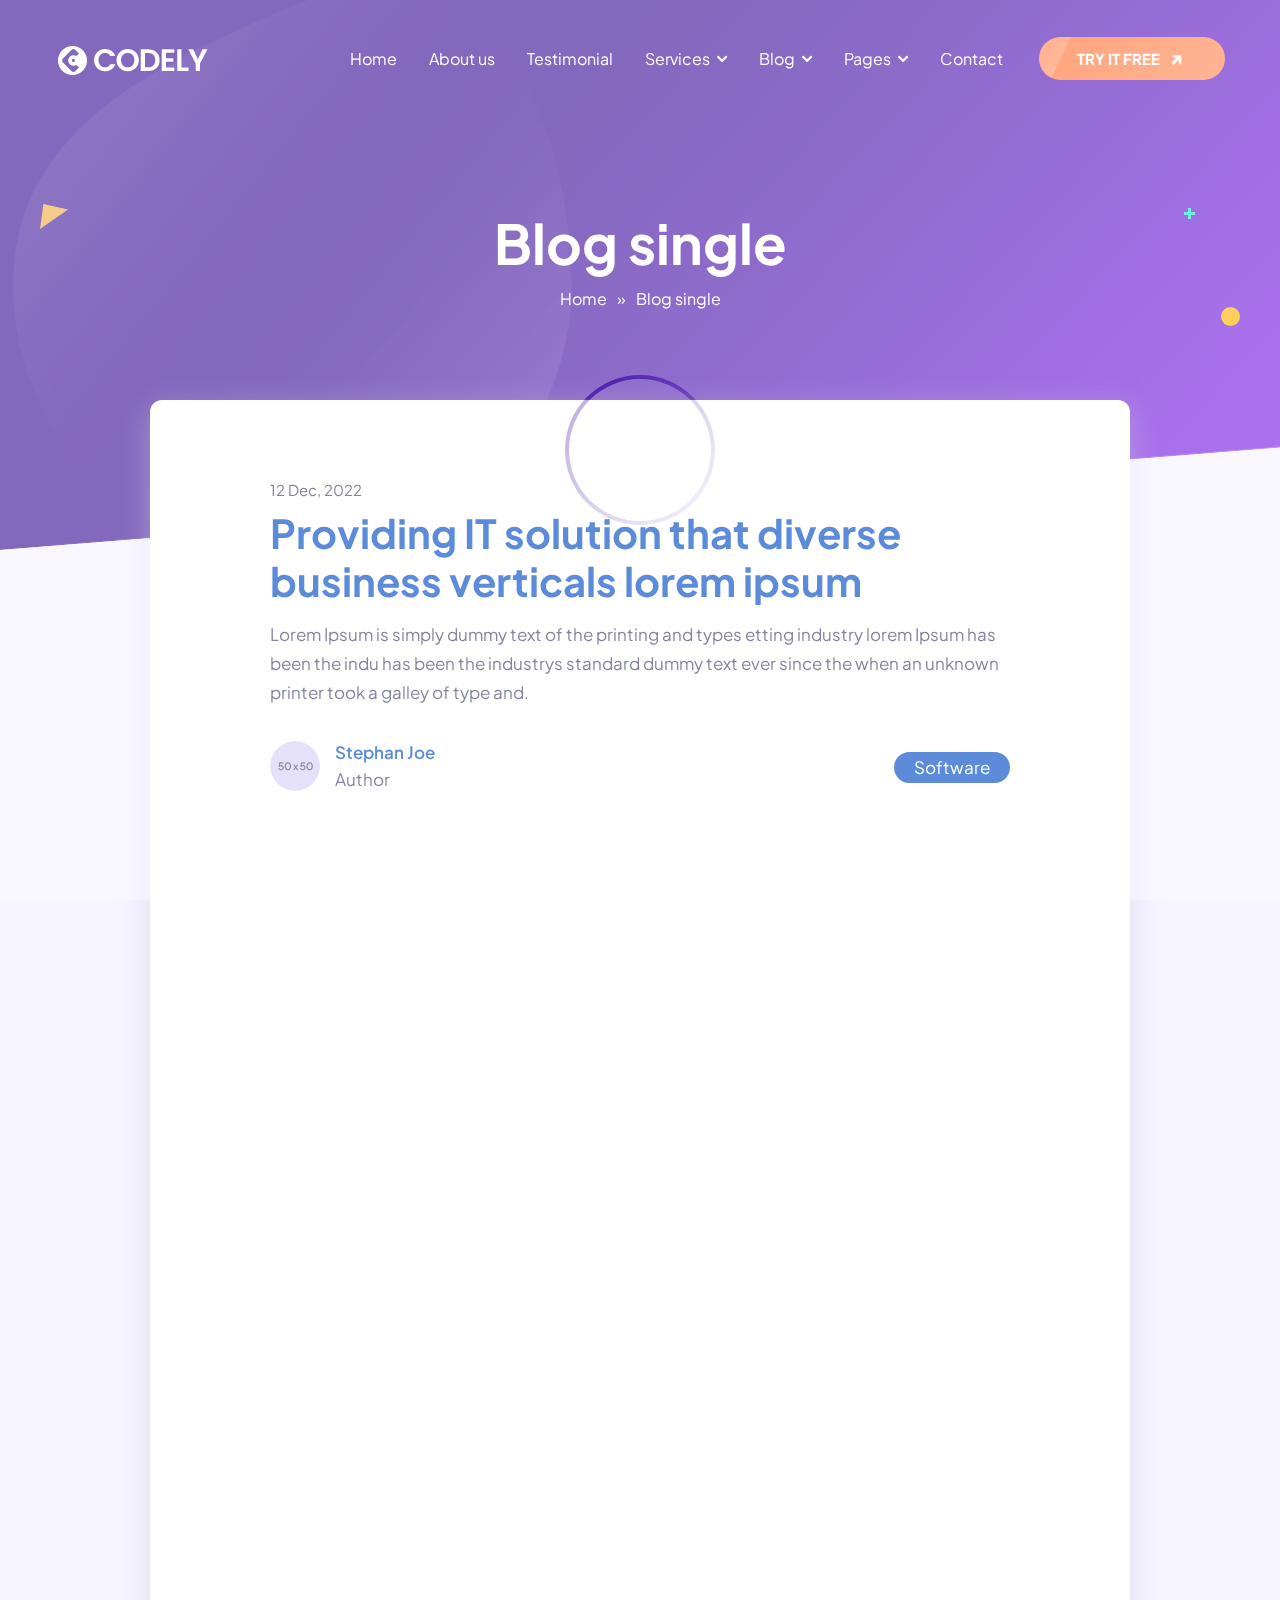
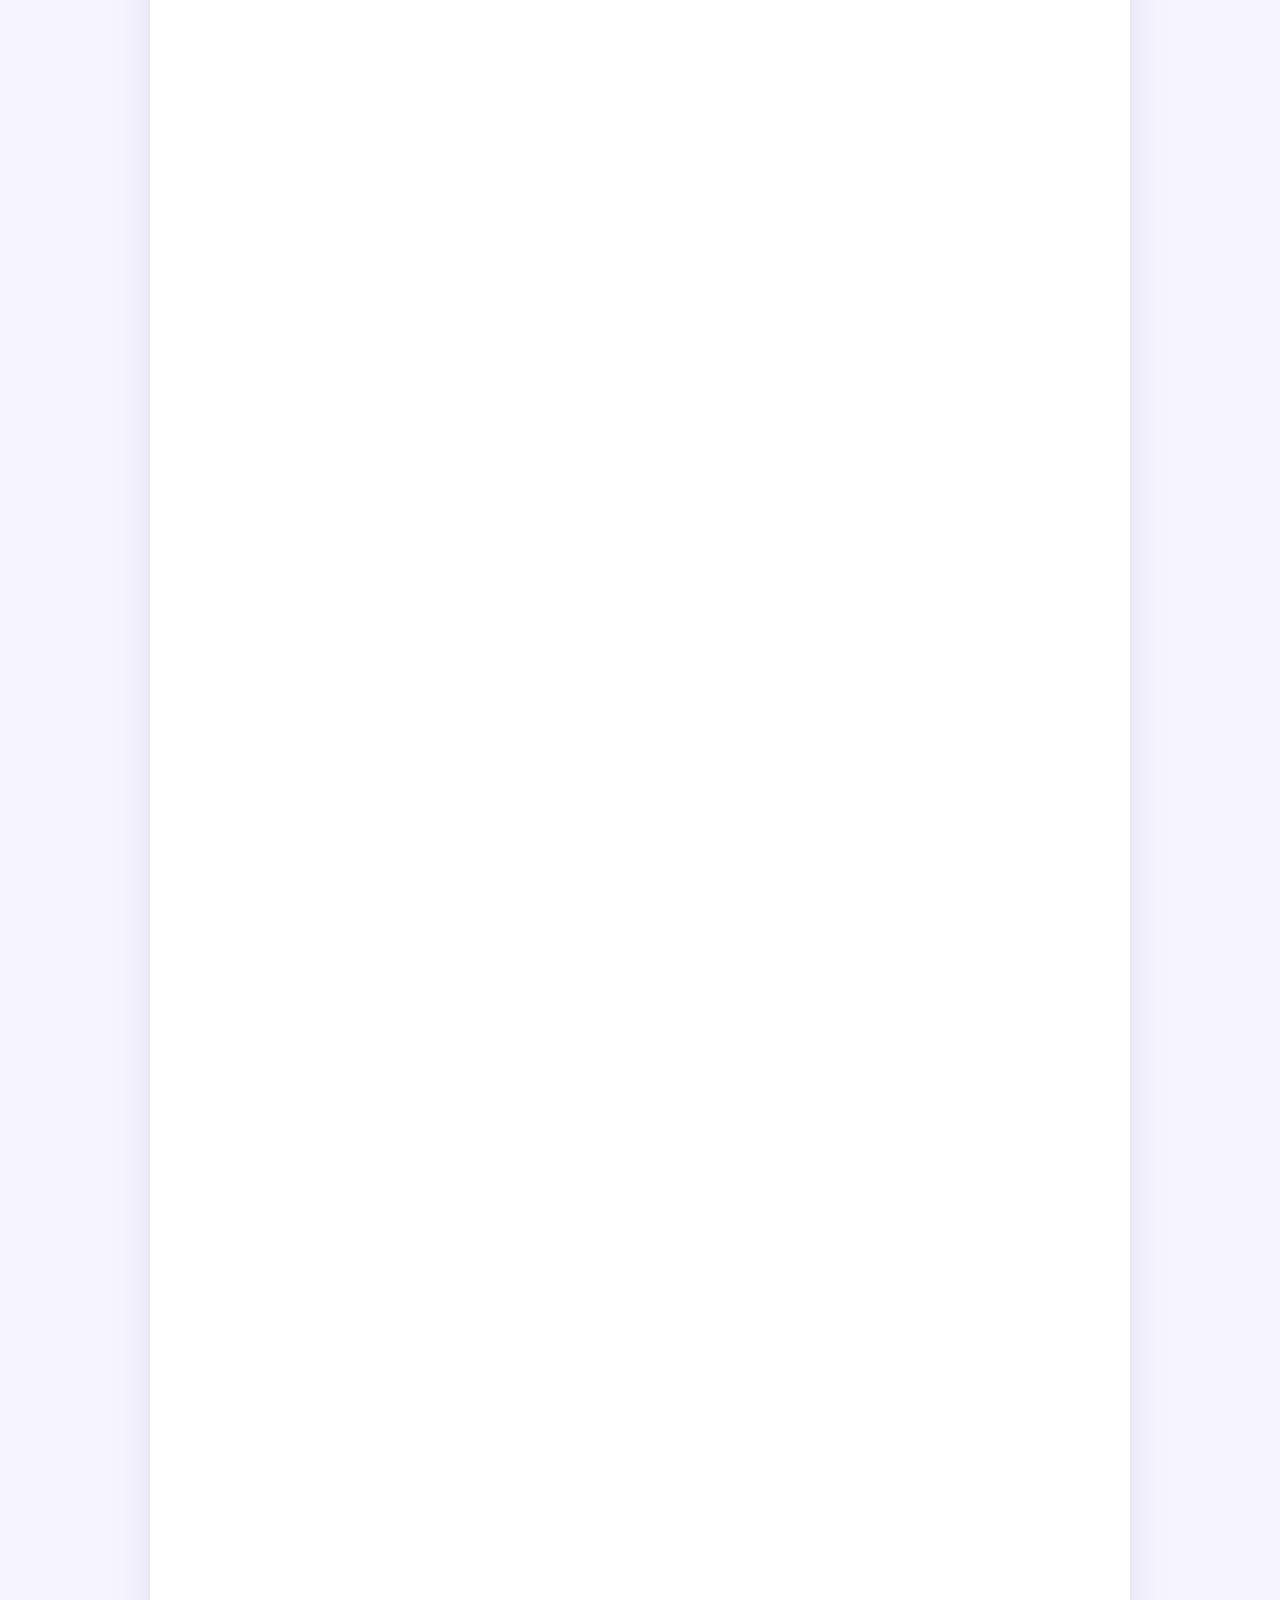
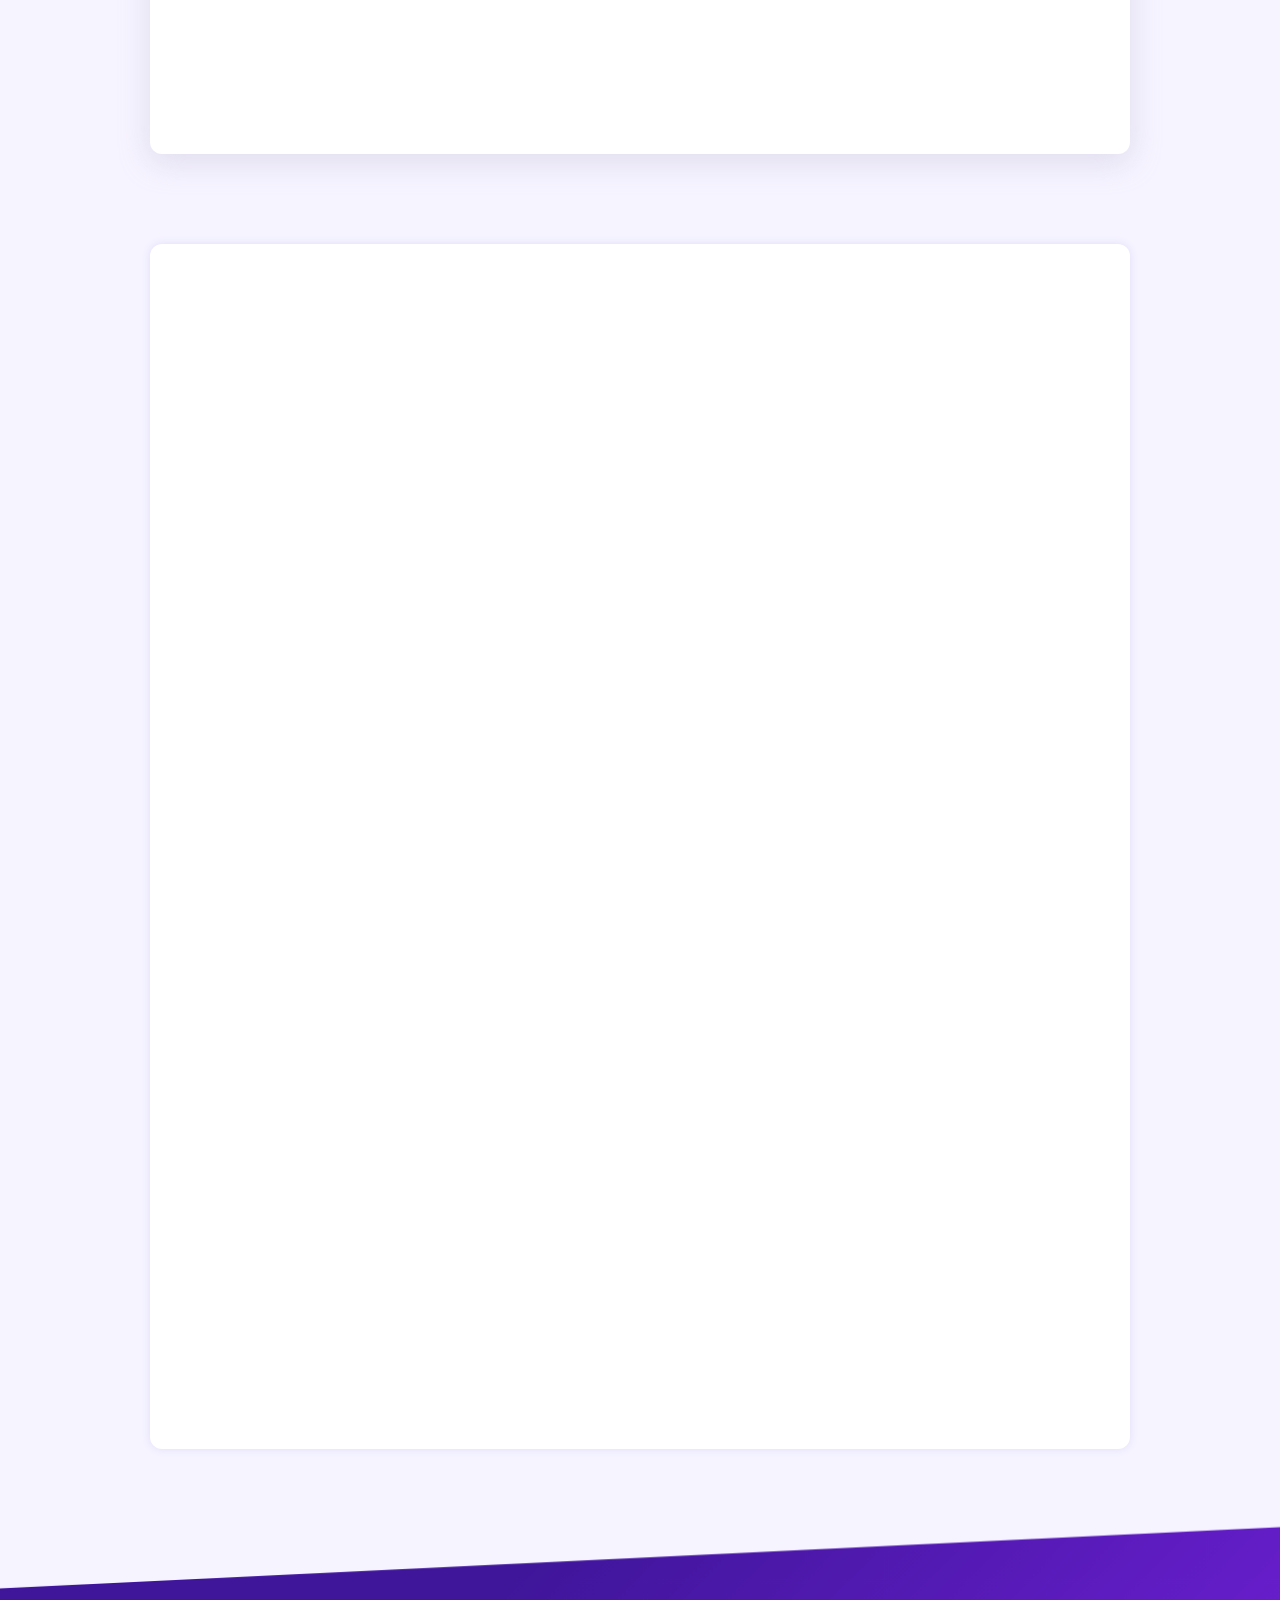
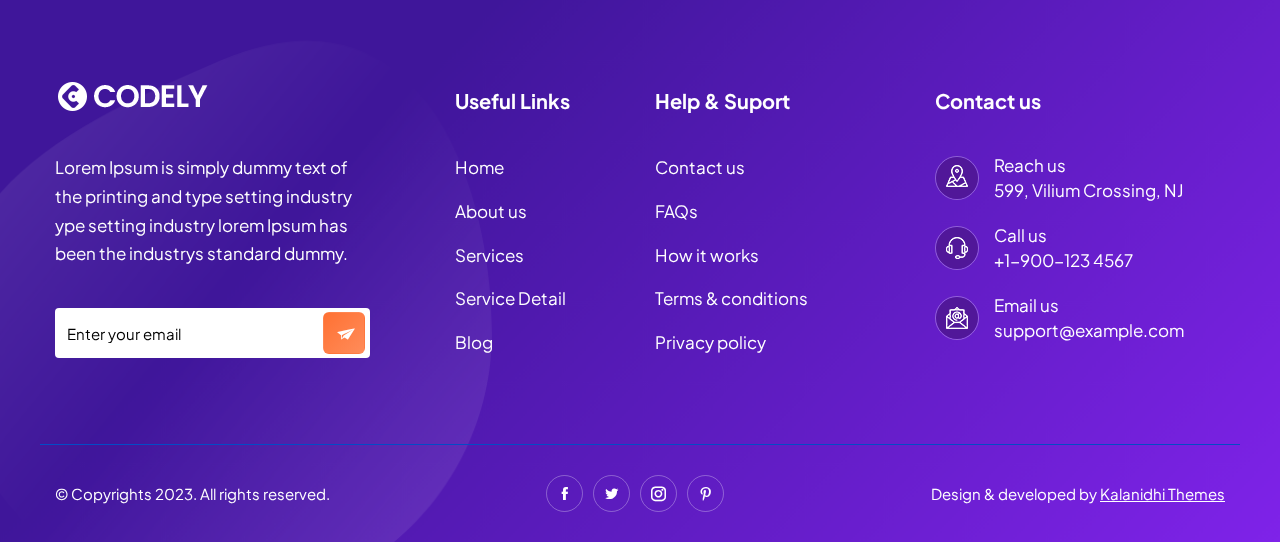
<file: blog-detail.html>
<!DOCTYPE html>
<html lang="en">

<head>

  <meta charset="UTF-8">
  <meta http-equiv="X-UA-Compatible" content="IE=edge">
  <meta name="viewport" content="width=device-width, initial-scale=1.0">
  <title>Single Blog Details</title>

  <!-- icofont-css-link -->
  <link rel="stylesheet" href="css/icofont.min.css">
  <!-- Owl-Carosal-Style-link -->
  <link rel="stylesheet" href="css/owl.carousel.min.css">
  <!-- Bootstrap-Style-link -->
  <link rel="stylesheet" href="css/bootstrap.min.css">
  <!-- Aos-Style-link -->
  <link rel="stylesheet" href="css/aos.css">
  <!-- Coustome-Style-link -->
  <link rel="stylesheet" href="css/style.css">
  <!-- Responsive-Style-link -->
  <link rel="stylesheet" href="css/responsive.css">
  <!-- Favicon -->
  <link rel="shortcut icon" href="images/favicon.png" type="image/x-icon">

</head>

<body>

  <!-- Page-wrapper-Start -->
  <div class="page_wrapper">

    <!-- Preloader -->
    <div id="preloader">
      <!-- <div id="loader"></div> -->
      <div class="circle-border">
        <div class="circle-core"></div>
      </div>
    </div>

    <!-- Top Banner Start-->
    <div class="inner_page_block">

      <div class="banner_shapes">
        <div class="container">
          <span><img src="images/new/plus.svg" alt="image"></span>
          <span><img src="images/new/polygon.svg" alt="image"></span>
          <span><img src="images/new/round.svg" alt="image"></span>
        </div>
      </div>

      <!-- Header Start -->
      <header class="fixed">
        <!-- container start -->
        <div class="container">
          <!-- navigation bar -->
          <nav class="navbar navbar-expand-lg">
            <a class="navbar-brand" href="index.html">
              <img src="images/new/Logo.png" alt="image">
            </a>
            <button class="navbar-toggler" type="button" data-toggle="collapse" data-target="#navbarSupportedContent"
              aria-controls="navbarSupportedContent" aria-expanded="false" aria-label="Toggle navigation">
              <span class="navbar-toggler-icon">
                <!-- <i class="icofont-navigation-menu ico_menu"></i> -->
                <span class="toggle-wrap">
                  <span class="toggle-bar"></span>
                </span>
              </span>
            </button>

            <div class="collapse navbar-collapse" id="navbarSupportedContent">
              <ul class="navbar-nav ml-auto">
                <li class="nav-item active">
                  <a class="nav-link" href="index.html">Home</a>
                </li>
                <li class="nav-item">
                  <a class="nav-link" href="about-us.html">About us</a>
                </li>
                <li class="nav-item">
                  <a class="nav-link" href="testimonial.html">Testimonial</a>
                </li>
                <!-- secondery menu start -->
                <li class="nav-item has_dropdown">
                  <a class="nav-link" href="#">Services</a>
                  <span class="drp_btn"><i class="icofont-rounded-down"></i></span>
                  <div class="sub_menu">
                    <ul>
                      <li><a href="service-list-1.html">Service List 1</a></li>
                      <li><a href="service-list-2.html">Service List 2</a></li>
                      <li><a href="service-detail.html">Service Details </a></li>
                    </ul>
                  </div>
                </li>
                <li class="nav-item has_dropdown">
                  <a class="nav-link" href="#">Blog </a>
                  <span class="drp_btn"><i class="icofont-rounded-down"></i></span>
                  <div class="sub_menu">
                    <ul>
                      <li><a href="blog-list.html">Blog List</a></li>
                      <li><a href="blog-detail.html">Single Blog</a></li>
                    </ul>
                  </div>
                </li>
                <li class="nav-item has_dropdown">
                  <a class="nav-link" href="#">Pages </a>
                  <span class="drp_btn"><i class="icofont-rounded-down"></i></span>
                  <div class="sub_menu">
                    <ul>
                      <li><a href="pricing.html">Pricing </a></li>
                      <li><a href="sign-in.html">Sign In </a></li>
                      <li><a href="sign-up.html">Sign Up </a></li>
                      <li><a href="error.html">Error 404 </a></li>
                      <li><a href="faq.html">Faq </a></li>
                    </ul>
                  </div>
                </li>
                <!-- secondery menu end -->
                <li class="nav-item">
                  <a class="nav-link" href="contact-us.html">Contact</a>
                </li>
                <li class="nav-item">
                  <a class="nav-link dark_btn" href="contact-us.html">TRY IT FREE <i class="icofont-arrow-right"></i></a>
                </li>
              </ul>
            </div>
          </nav>
          <!-- navigation end -->
        </div>
        <!-- container end -->
      </header>

      <!-- Bread Crumb -->
      <div class="bread_crumb" data-aos="fade-in" data-aos-duration="2000" data-aos-delay="100">
        <div class="container">
          <div class="bred_text">
            <h1>Blog single</h1>
            <ul>
              <li><a href="index.html">Home</a></li>
              <li><span>»</span></li>
              <li><a href="blog-detail.html">Blog single</a></li>
            </ul>
          </div>
        </div>
      </div>

    </div>
    <!-- Top Banner End-->

    <!-- Blog Details Block Start-->
    <section class="blog_detail_section" data-aos="fade-up" data-aos-duration="2000" data-aos-delay="200">
      <div class="container">
        <div class="blog_inner_pannel">
          <div class="blog_info" data-aos="fade-up" data-aos-duration="2000">
            <span class="date">12 Dec, 2022</span>
            <h1>Providing IT solution that diverse business verticals lorem ipsum</h1>
            <p>Lorem Ipsum is simply dummy text of the printing and types etting industry lorem Ipsum has been the
              indu has been the industrys standard dummy text ever since the when an unknown printer took a galley
              of type and.</p>
            <div class="authore_block" data-aos="fade-up" data-aos-duration="1000">
              <div class="authore">
                <div class="img">
                  <img src="images/new/authore_01.png" alt="image">
                </div>
                <div class="text">
                  <h4>Stephan Joe</h4>
                  <span>Author</span>
                </div>
              </div>
              <div class="blog_tag">
                <span>Software</span>
              </div>
            </div>
          </div>
          <div class="main_img" data-aos="fade-up" data-aos-duration="1500">
            <img src="images/new/blog-detail.png" alt="image">
          </div>
          <div class="info" data-aos="fade-up" data-aos-duration="1500">
            <h2>Lorem Ipsum is simply dummy text of the printing
              and typesetting industry</h2>
            <p>Lorem Ipsum is simply dummy text of the printing and typesetting industry lorem Ipsum has been the
              industrys standard dummy text ever since the when an unknown printer took a galley of type and scrambled
              it to make a type specimen book. It has survived not only five centuries, but also the leap into
              electronic typesetting, remaining.</p>
            <p>Essentially unchanged. It was popularised in the 1960s with the release of Letraset sheets containing
              Lorem Ipsum passages, and more recently with desktop publishing software like Aldus PageMaker including
              versions of Lorem Ipsum</p>
            <ul>
              <li data-aos="fade-up" data-aos-duration="1500">
                <p> <span class="icon"><i class="icofont-check-circled"></i></span> Lorem Ipsum is simply dummy </p>
              </li>
              <li data-aos="fade-up" data-aos-duration="1500">
                <p> <span class="icon"><i class="icofont-check-circled"></i></span> Text of the printing and typesetting
                  industry</p>
              </li>
              <li data-aos="fade-up" data-aos-duration="1500">
                <p> <span class="icon"><i class="icofont-check-circled"></i></span> Lorem Ipsum has been the industrys
                  standard
                </p>
              </li>
              <li data-aos="fade-up" data-aos-duration="1500">
                <p> <span class="icon"><i class="icofont-check-circled"></i></span> Dummy text ever since the when. </p>
              </li>
            </ul>
            <h2 data-aos="fade-up" data-aos-duration="1500">Lorem Ipsum is simply dummy.</h2>
            <p data-aos="fade-up" data-aos-duration="1500">Lorem Ipsum is simply dummy text of the printing and
              typesetting industry lorem Ipsum has been the
              industrys standard dummy text ever since the when an unknown printer took a galley of type and scrambled
              it to make a type specimen book. It has survived not only five centuries, but also the leap into
              electronic typesetting, remaining.</p>
          </div>
          <div class="quote_block" data-aos="fade-up" data-aos-duration="1500">
            <span class="q_icon">“</span>
            <h3>Lorem Ipsum is simply dummy text of the printing and typesetting industry lorem Ipsum has been the
              industrys standard dummy text ever since the when an unknown printer.</h3>
            <span class="q_icon">”</span>
          </div>
          <div class="info" data-aos="fade-up" data-aos-duration="1500">
            <h3>Simply dummy text lorem Ipsum is.</h3>
            <p>Lorem Ipsum is simply dummy text of the printing and typesetting industry lorem Ipsum has been the
              industrys standard dummy text ever since the when an unknown printer took a galley of type and scrambled
              it to make a type specimen book. It has survived not only five centuries, but also the leap into
              electronic typesetting, remaining.</p>
          </div>
          <div class="main_img" data-aos="fade-up" data-aos-duration="1500">
            <iframe style="width: 100%; height: 500px" src="https://www.youtube.com/embed/tgbNymZ7vqY"
              title="YouTube video player" 
              allow="accelerometer; autoplay; clipboard-write; encrypted-media; gyroscope; picture-in-picture; web-share"
              allowfullscreen></iframe>
          </div>
          <div class="info" data-aos="fade-up" data-aos-duration="1500">
            <p>Lorem Ipsum is simply dummy text of the printing and typesetting in dustry lorem Ipsum has been the
              industrys standard dummy text ev er since the 1500s, when an unknown printer took a galley of type and
              scrambled it to make a type specimen book. It has survived not only five centuries, but also the leap into
              electronic industry.</p>
          </div>
          <div class="blog_authore" data-aos="fade-up" data-aos-duration="1500">
            <div class="social_media">
              <h3>Share this</h3>
              <ul>
                <li><a href="#"><i class="icofont-facebook"></i></a></li>
                <li><a href="#"><i class="icofont-twitter"></i></a></li>
                <li><a href="#"><i class="icofont-instagram"></i></a></li>
                <li><a href="#"><i class="icofont-pinterest"></i></a></li>
              </ul>
            </div>
          </div>
        </div>
      </div>
    </section>
    <!-- Blog Details Block End-->

    <!-- Comment Section Start-->
    <section class="row_am comment_section">
      <div class="container">
        <div class="blog_cooment_block">
          <div class="posted_cooment">
            <div class="section_title" data-aos="fade-up" data-aos-duration="1500">
              <h2>3 Comments</h2>
            </div>
            <ul>
              <li data-aos="fade-up" data-aos-duration="1500">
                <div class="authore_info">
                  <div class="avtar">
                    <img src="images/blog_d01.png" alt="image">
                  </div>
                  <div class="text">
                    <span>30 min ago</span>
                    <h4>John Due</h4>
                  </div>
                </div>
                <div class="comment">
                  <p>Lorem Ipsum is simply dummy text of the printing and typesetting industry lorem Ipsum has been
                    theindustrys standard dummy text ever since the when an unknown printer. </p>
                </div>
              </li>
              <li data-aos="fade-up" data-aos-duration="1500" class="replay_comment">
                <div class="authore_info">
                  <div class="avtar">
                    <img src="images/blog_d02.png" alt="image">
                  </div>
                  <div class="text">
                    <span>50 min ago</span>
                    <h4>Lily Joo</h4>
                  </div>
                </div>
                <div class="comment">
                  <p>Printing and typesetting industry lorem Ipsum has been the industrys standard dummy text ever since
                    the
                    when an unknown printer.</p>
                </div>
              </li>
              <li data-aos="fade-up" data-aos-duration="1500">
                <div class="authore_info">
                  <div class="avtar">
                    <img src="images/blog_d03.png" alt="image">
                  </div>
                  <div class="text">
                    <span>1 days ago</span>
                    <h4>Cyrus Loy</h4>
                  </div>
                </div>
                <div class="comment">
                  <p>Lorem Ipsum is simply dummy text of the printing and typesetting in dustry lorem Ipsum has been the
                    in
                    dustrys standard dummy text ev er since the 1500s, when an unknown printer took a galley of type and
                    scrambled it to make a type specimen. </p>
                </div>
              </li>
            </ul>
          </div>
          <!-- Comment block Form -->
          <div class="comment_form_section">
            <div class="section_title" data-aos="fade-up" data-aos-duration="1500">
              <h2>Leave a <span>comment</span></h2>
              <p>Your email address will not be published. Required fields are marked *</p>
            </div>
            <form action="submit" data-aos="fade-up" data-aos-duration="1500">
              <div class="row">
                <div class="col-md-6">
                  <div class="form-group">
                    <input type="text" class="form-control" placeholder="Name *">
                  </div>
                </div>
                <div class="col-md-6">
                  <div class="form-group">
                    <input type="email" class="form-control" placeholder="Email *">
                  </div>
                </div>
                <div class="col-md-6">
                  <div class="form-group">
                    <input type="text" class="form-control" placeholder="Phone">
                  </div>
                </div>
                <div class="col-md-6">
                  <div class="form-group">
                    <input type="text" class="form-control" placeholder="Website  ">
                  </div>
                </div>
                <div class="col-md-12">
                  <div class="form-group">
                    <textarea class="form-control" placeholder="Comments"></textarea>
                  </div>
                </div>
                <div class="col-md-12 text-left">
                  <button class="btn btn_main" type="submit">POST COMMENTS <i class="icofont-arrow-right"></i></button>
                </div>
              </div>
            </form>
          </div>
        </div>
      </div>
    </section>
    <!-- Comment Section End-->

    <!-- Footer-Section start -->
    <footer>
      <div class="top_footer" id="contact">
        <!-- container start -->
        <div class="container">
          <!-- row start -->
          <div class="row">
            <!-- footer link 1 -->
            <div class="col-lg-4 col-md-6 col-12">
              <div class="abt_side">
                <div class="logo"> <img src="images/new/Logo.png" alt="image"></div>
                <p>Lorem Ipsum is simply dummy text of the printing and type setting industry ype setting industry lorem
                  Ipsum has been the industrys standard dummy. </p>
                <div class="news_letter_block">
                  <form action="submit">
                    <div class="form-group">
                      <input type="email" placeholder="Enter your email" class="form-control">
                      <button class="btn"><i class="icofont-paper-plane"></i></button>
                    </div>
                  </form>
                </div>
              </div>
            </div>

            <!-- footer link 2 -->
            <div class="col-lg-2 col-md-6 col-12">
              <div class="links">
                <h3>Useful Links</h3>
                <ul>
                  <li><a href="index.html">Home</a></li>
                  <li><a href="about-us.html">About us</a></li>
                  <li><a href="service-list-1.html">Services</a></li>
                  <li><a href="service-detail.html">Service Detail</a></li>
                  <li><a href="blog-list.html">Blog</a></li>
                </ul>
              </div>
            </div>

            <!-- footer link 3 -->
            <div class="col-lg-3 col-md-6 col-12">
              <div class="links">
                <h3>Help & Suport</h3>
                <ul>
                  <li><a href="contact-us.html">Contact us</a></li>
                  <li><a href="faq.html">FAQs</a></li>
                  <li><a href="#">How it works</a></li>
                  <li><a href="#">Terms & conditions</a></li>
                  <li><a href="#">Privacy policy</a></li>
                </ul>
              </div>
            </div>

            <!-- footer link 4 -->
            <div class="col-lg-3 col-md-6 col-12">
              <div class="try_out">
                <h3>Contact us</h3>
                <ul>
                  <li>
                    <span class="icon">
                      <img src="images/new/contact_01.png" alt="image">
                    </span>
                    <div class="text">
                      <p>Reach us <br> 599, Vilium Crossing, NJ</p>
                    </div>
                  </li>
                  <li>
                    <span class="icon">
                      <img src="images/new/contact_02.png" alt="image">
                    </span>
                    <div class="text">
                      <p>Call us <a href="tel:+1-900-1234567">+1-900-123 4567</a></p>
                    </div>
                  </li>
                  <li>
                    <span class="icon">
                      <img src="images/new/contact_03.png" alt="image">
                    </span>
                    <div class="text">
                      <p>Email us <a href="mailto:support@example.com">support@example.com</a></p>
                    </div>
                  </li>
                </ul>
              </div>
            </div>
          </div>
          <!-- row end -->
        </div>
        <!-- container end -->
      </div>

      <!-- last footer -->
      <div class="bottom_footer">
        <!-- container start -->
        <div class="container">
          <!-- row start -->
          <div class="row">
            <div class="col-md-4">
              <p>© Copyrights 2023. All rights reserved.</p>
            </div>
            <div class="col-md-4">
              <ul class="social_media">
                <li><a href="#"><i class="icofont-facebook"></i></a></li>
                <li><a href="#"><i class="icofont-twitter"></i></a></li>
                <li><a href="#"><i class="icofont-instagram"></i></a></li>
                <li><a href="#"><i class="icofont-pinterest"></i></a></li>
              </ul>
            </div>
            <div class="col-md-4">
              <p class="developer_text">Design & developed by <a href="https://themeforest.net/user/kalanidhithemes" target="blank">Kalanidhi Themes</a></p>
            </div>
          </div>
          <!-- row end -->
        </div>
        <!-- container end -->
      </div>

      <!-- go top button -->
      <div class="go_top" id="Gotop">
        <span><i class="icofont-arrow-up"></i></span>
      </div>
    </footer>
    <!-- Footer-Section end -->

  </div>
  <!-- Page-wrapper-End -->

  <!-- Jquery-js-Link -->
  <script src="js/jquery.js"></script>
  <!-- owl-js-Link -->
  <script src="js/owl.carousel.min.js"></script>
  <!-- bootstrap-js-Link -->
  <script src="js/bootstrap.min.js"></script>
  <!-- aos-js-Link -->
  <script src="js/aos.js"></script>
  <!-- main-js-Link -->
  <script src="js/main.js"></script>

</body>

</html>
</file>
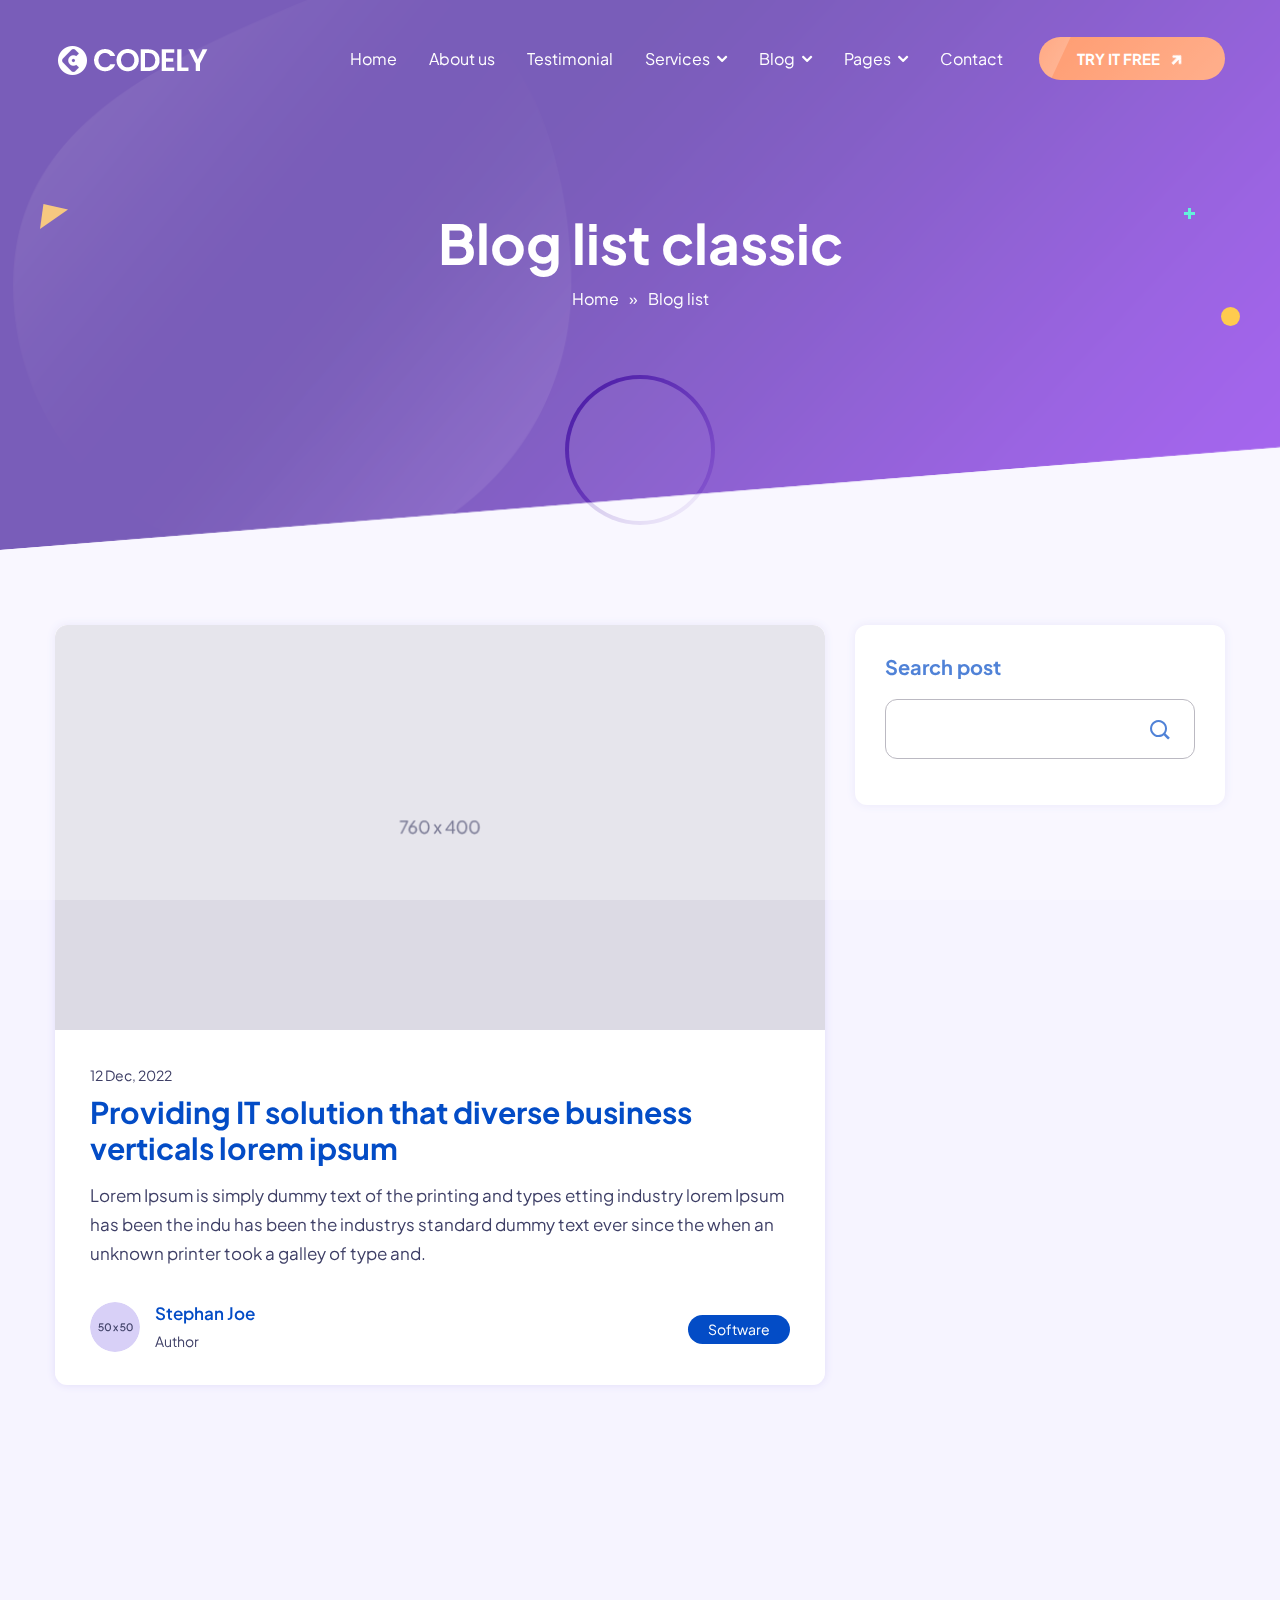
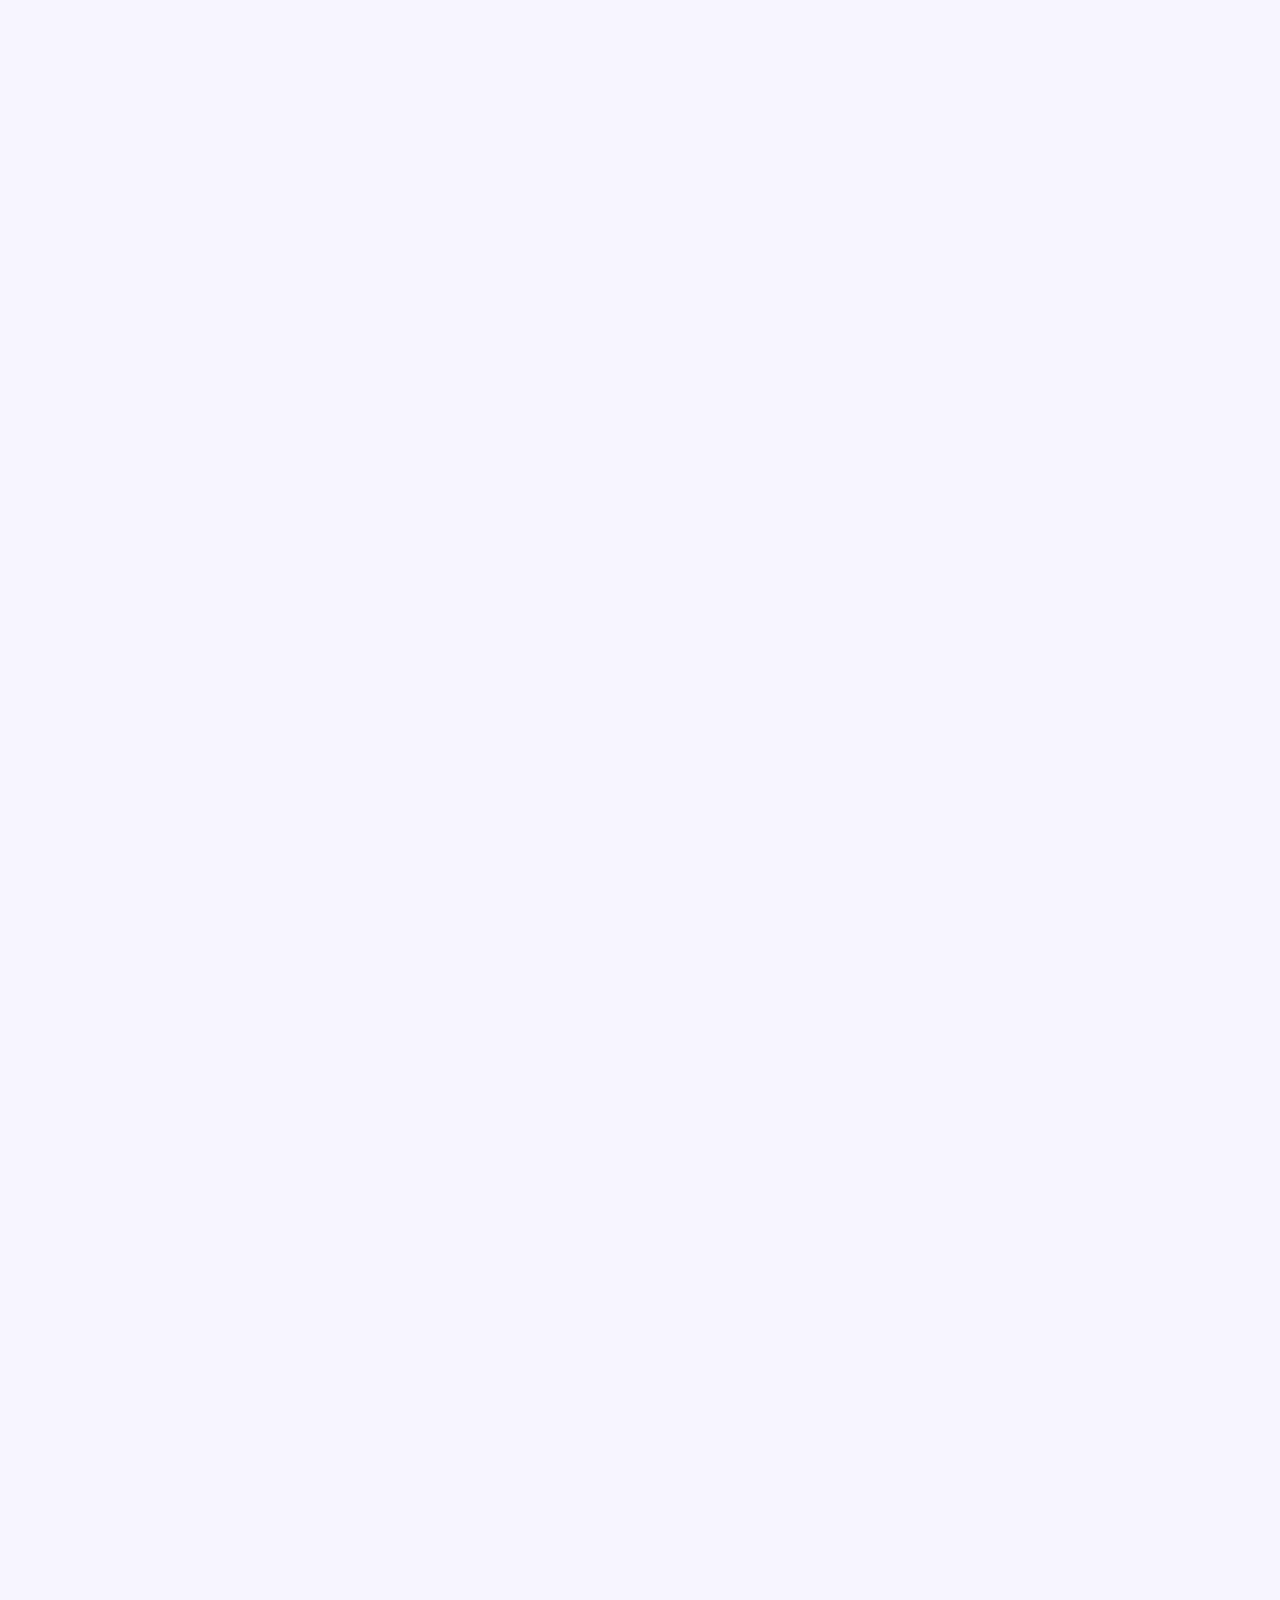
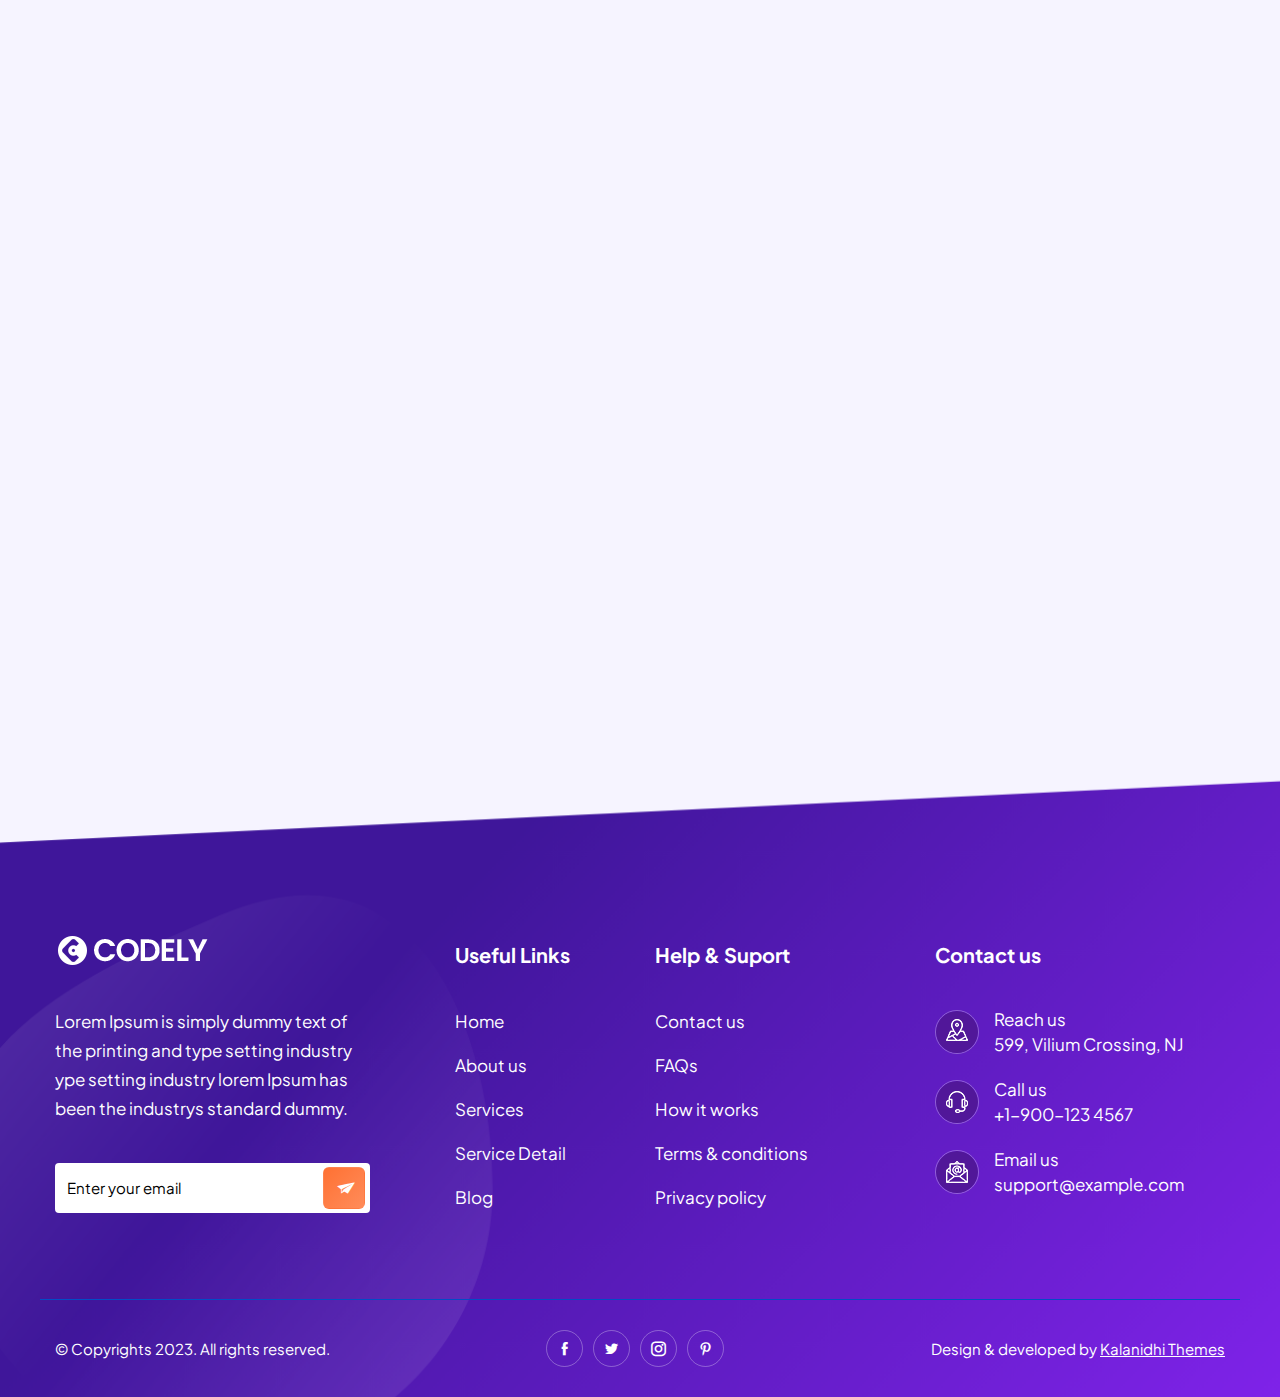
<file: blog-list.html>
<!DOCTYPE html>
<html lang="en">

<head>

  <meta charset="UTF-8">
  <meta http-equiv="X-UA-Compatible" content="IE=edge">
  <meta name="viewport" content="width=device-width, initial-scale=1.0">
  <title>Blog List</title>

  <!-- icofont-css-link -->
  <link rel="stylesheet" href="css/icofont.min.css">
  <!-- Owl-Carosal-Style-link -->
  <link rel="stylesheet" href="css/animate.min.css">
  <!-- Owl-Carosal-Style-link -->
  <link rel="stylesheet" href="css/owl.carousel.min.css">
  <!-- Bootstrap-Style-link -->
  <link rel="stylesheet" href="css/bootstrap.min.css">
  <!-- Aos-Style-link -->
  <link rel="stylesheet" href="css/aos.css">
  <!-- Coustome-Style-link -->
  <link rel="stylesheet" href="css/style.css">
  <!-- Responsive-Style-link -->
  <link rel="stylesheet" href="css/responsive.css">
  <!-- Favicon -->
  <link rel="shortcut icon" href="images/favicon.png" type="image/x-icon">

</head>

<body>


  <!-- Page-wrapper-Start -->
  <div class="page_wrapper">

    <!-- Preloader -->
    <div id="preloader">
      <!-- <div id="loader"></div> -->
      <div class="circle-border">
        <div class="circle-core"></div>
      </div>
    </div>

    <!-- Top Banner Start-->
    <div class="inner_page_block">

      <div class="banner_shapes">
        <div class="container">
          <span><img src="images/new/plus.svg" alt="image"></span>
          <span><img src="images/new/polygon.svg" alt="image"></span>
          <span><img src="images/new/round.svg" alt="image"></span>
        </div>
      </div>

      <!-- Header Start -->
      <header class="fixed">
        <!-- container start -->
        <div class="container">
          <!-- navigation bar -->
          <nav class="navbar navbar-expand-lg">
            <a class="navbar-brand" href="index.html">
              <img src="images/new/Logo.png" alt="image">
            </a>
            <button class="navbar-toggler" type="button" data-toggle="collapse" data-target="#navbarSupportedContent"
              aria-controls="navbarSupportedContent" aria-expanded="false" aria-label="Toggle navigation">
              <span class="navbar-toggler-icon">
                <!-- <i class="icofont-navigation-menu ico_menu"></i> -->
                <span class="toggle-wrap">
                  <span class="toggle-bar"></span>
                </span>
              </span>
            </button>

            <div class="collapse navbar-collapse" id="navbarSupportedContent">
              <ul class="navbar-nav ml-auto">
                <li class="nav-item active">
                  <a class="nav-link" href="index.html">Home</a>
                </li>
                <li class="nav-item">
                  <a class="nav-link" href="about-us.html">About us</a>
                </li>
                <li class="nav-item">
                  <a class="nav-link" href="testimonial.html">Testimonial</a>
                </li>
                <!-- secondery menu start -->
                <li class="nav-item has_dropdown">
                  <a class="nav-link" href="#">Services</a>
                  <span class="drp_btn"><i class="icofont-rounded-down"></i></span>
                  <div class="sub_menu">
                    <ul>
                      <li><a href="service-list-1.html">Service List 1</a></li>
                      <li><a href="service-list-2.html">Service List 2</a></li>
                      <li><a href="service-detail.html">Service Details </a></li>
                    </ul>
                  </div>
                </li>
                <li class="nav-item has_dropdown">
                  <a class="nav-link" href="#">Blog </a>
                  <span class="drp_btn"><i class="icofont-rounded-down"></i></span>
                  <div class="sub_menu">
                    <ul>
                      <li><a href="blog-list.html">Blog List</a></li>
                      <li><a href="blog-detail.html">Single Blog</a></li>
                    </ul>
                  </div>
                </li>
                <li class="nav-item has_dropdown">
                  <a class="nav-link" href="#">Pages </a>
                  <span class="drp_btn"><i class="icofont-rounded-down"></i></span>
                  <div class="sub_menu">
                    <ul>
                      <li><a href="pricing.html">Pricing </a></li>
                      <li><a href="sign-in.html">Sign In </a></li>
                      <li><a href="sign-up.html">Sign Up </a></li>
                      <li><a href="error.html">Error 404 </a></li>
                      <li><a href="faq.html">Faq </a></li>
                    </ul>
                  </div>
                </li>
                <!-- secondery menu end -->
                <li class="nav-item">
                  <a class="nav-link" href="contact-us.html">Contact</a>
                </li>
                <li class="nav-item">
                  <a class="nav-link dark_btn" href="contact-us.html">TRY IT FREE <i class="icofont-arrow-right"></i></a>
                </li>
              </ul>
            </div>
          </nav>
          <!-- navigation end -->
        </div>
        <!-- container end -->
      </header>

      <!-- Bread Crumb -->
      <div class="bread_crumb" data-aos="fade-in" data-aos-duration="2000" data-aos-delay="100">
        <div class="container">
          <div class="bred_text">
            <h1>Blog list classic</h1>
            <ul>
              <li><a href="index.html">Home</a></li>
              <li><span>»</span></li>
              <li><a href="blog-list.html">Blog list</a></li>
            </ul>
          </div>
        </div>
      </div>

    </div>
    <!-- Top Banner End-->

    <!-- Main Blog List Section Start-->
    <section class="blog_list_section">
      <div class="container">
        <div class="row">
          <div class="col-lg-8">
            <!-- Blog Left Side -->
            <div class="blog_left_side">
              <div class="blog_panel" data-aos="fade-up" data-aos-duration="1500">
                <div class="main_img">
                  <a href="blog-detail.html"><img src="images/new/blog-list_01.png" alt="image"></a>
                </div>
                <div class="blog_info">
                  <span class="date">12 Dec, 2022</span>
                  <h2><a href="blog-detail.html">Providing IT solution that diverse business verticals lorem ipsum</a></h2>
                  <p>Lorem Ipsum is simply dummy text of the printing and types etting industry lorem Ipsum has been the
                    indu has been the industrys standard dummy text ever since the when an unknown printer took a galley
                    of type and.</p>
                  <div class="authore_block">
                    <div class="authore">
                      <div class="img">
                        <img src="images/new/authore_01.png" alt="image">
                      </div>
                      <div class="text">
                        <h4>Stephan Joe</h4>
                        <span>Author</span>
                      </div>
                    </div>
                    <div class="blog_tag">
                      <span>Software</span>
                    </div>
                  </div>
                </div>
              </div>
              <div class="blog_panel" data-aos="fade-up" data-aos-duration="1500">
                <div class="main_img">
                  <a href="blog-detail.html"><img src="images/new/blog-list_02.png" alt="image"></a>
                </div>
                <div class="blog_info">
                  <span class="date">09 Dec, 2022</span>
                  <h2><a href="blog-detail.html">7 Ways to improve website usability and
                      accessibility</a></h2>
                  <p>Lorem Ipsum is simply dummy text of the printing and types etting industry lorem Ipsum has been the
                    indu has been the industrys standard dummy text ever since the when an unknown printer took a galley
                    of type and.</p>
                  <div class="authore_block">
                    <div class="authore">
                      <div class="img">
                        <img src="images/new/authore_02.png" alt="image">
                      </div>
                      <div class="text">
                        <h4>Cyrus Melabo</h4>
                        <span>Author</span>
                      </div>
                    </div>
                    <div class="blog_tag">
                      <span>Development</span>
                    </div>
                  </div>
                </div>
              </div>
              <div class="blog_panel" data-aos="fade-up" data-aos-duration="1500">
                <div class="main_img">
                  <a href="blog-detail.html"><img src="images/new/blog-list_02.png" alt="image"></a>
                </div>
                <div class="blog_info">
                  <span class="date">05 Dec, 2022</span>
                  <h2><a href="blog-detail.html">Planning your online business goals with a
                      specialist at codley.</a></h2>
                  <p>Lorem Ipsum is simply dummy text of the printing and types etting industry lorem Ipsum has been the
                    indu has been the industrys standard dummy text ever since the when an unknown printer took a galley
                    of type and.</p>
                  <div class="authore_block">
                    <div class="authore">
                      <div class="img">
                        <img src="images/new/authore_01.png" alt="image">
                      </div>
                      <div class="text">
                        <h4>Stephan Joe</h4>
                        <span>Author</span>
                      </div>
                    </div>
                    <div class="blog_tag">
                      <span>Software</span>
                    </div>
                  </div>
                </div>
              </div>
              <div class="blog_panel" data-aos="fade-up" data-aos-duration="1500">
                <div class="main_img">
                  <a href="blog-detail.html"><img src="images/new/blog-list_04.png" alt="image"></a>
                </div>
                <div class="blog_info">
                  <span class="date">02 Dec, 2022</span>
                  <h2><a href="blog-detail.html">Tech conference with global activities</a></h2>
                  <p>Lorem Ipsum is simply dummy text of the printing and types etting industry lorem Ipsum has been the
                    indu has been the industrys standard dummy text ever since the when an unknown printer took a galley
                    of type and.</p>
                  <div class="authore_block">
                    <div class="authore">
                      <div class="img">
                        <img src="images/new/authore_02.png" alt="image">
                      </div>
                      <div class="text">
                        <h4>Cyrus Melabo</h4>
                        <span>Author</span>
                      </div>
                    </div>
                    <div class="blog_tag">
                      <span>Development</span>
                    </div>
                  </div>
                </div>
              </div>
            </div>
          </div>
          <div class="col-lg-4">
            <!-- blog Right Side -->
            <div class="blog_right_side">
              <!-- Search Blog -->
              <div class="blog_search_block bg_box" data-aos="fade-up" data-aos-duration="1500">
                <form action="submit">
                  <div class="form-group">
                    <h3>Search post</h3> 
                    <div class="form_inner">
                      <input type="text" class="form-control">
                      <button><i class="icofont-search-1"></i></button>
                    </div>
                  </div>
                </form>
              </div>
              <!-- Recent Post -->
              <div class="recent_post_block bg_box" data-aos="fade-up" data-aos-duration="1500">
                <h3>Recent Post</h3>
                <ul class="recent_blog_list">
                  <li>
                    <a href="blog-detail.html">
                      <div class="img">
                        <img src="images/new/blog-side_01.png" alt="image">
                      </div>
                      <div class="text">
                        <h4>Questions business owner must be able to answer.</h4>
                        <span>2 days ago</span>
                      </div>
                    </a>
                  </li>
                  <li>
                    <a href="blog-detail.html">
                      <div class="img">
                        <img src="images/new/blog-side_02.png" alt="image">
                      </div>
                      <div class="text">
                        <h4>How is Technology Working With New Things?</h4>
                        <span>2 days ago</span>
                      </div>
                    </a>
                  </li>
                  <li>
                    <a href="blog-detail.html">
                      <div class="img">
                        <img src="images/new/blog-side_03.png" alt="image">
                      </div>
                      <div class="text">
                        <h4>Two tried and true frameworks for achieving..</h4>
                        <span>3 days ago</span>
                      </div>
                    </a>
                  </li>
                  <li>
                    <a href="blog-detail.html">
                      <div class="img">
                        <img src="images/new/blog-side_04.png" alt="image">
                      </div>
                      <div class="text">
                        <h4>Why communities help you build better...</h4>
                        <span>4 days ago</span>
                      </div>
                    </a>
                  </li>
                </ul>
              </div>
              <!-- Categories List -->
              <div class="categories_block bg_box" data-aos="fade-up" data-aos-duration="1500">
                <h3>Categories</h3>
                <ul>
                  <li>
                    <a href="#" class="cat"><i class="icofont-folder-open"></i> Software</a>
                    <span>(15)</span>
                  </li>
                  <li>
                    <a href="#" class="cat"><i class="icofont-folder-open"></i> Technology</a>
                    <span>(12)</span>
                  </li>
                  <li>
                    <a href="#" class="cat"><i class="icofont-folder-open"></i> Business</a>
                    <span>(09)</span>
                  </li>
                  <li>
                    <a href="#" class="cat"><i class="icofont-folder-open"></i> Web Development</a>
                    <span>(25)</span>
                  </li>
                  <li>
                    <a href="#" class="cat"><i class="icofont-folder-open"></i> Android</a>
                    <span>(19)</span>
                  </li>
                  <li>
                    <a href="#" class="cat"><i class="icofont-folder-open"></i> iOS</a>
                    <span>(08)</span>
                  </li>
                  <li>
                    <a href="#" class="cat"><i class="icofont-folder-open"></i> Watch</a>
                    <span>(13)</span>
                  </li>
                </ul>
              </div>
              <!-- Tags Block -->
              <div class="tags_block bg_box" data-aos="fade-up" data-aos-duration="1500">
                <h3>Tags</h3>
                <ul>
                  <li><a href="#">Software</a></li>
                  <li><a href="#">Technology</a></li>
                  <li><a href="#">Business</a></li>
                  <li><a href="#">Development</a></li>
                  <li><a href="#">Android</a></li>
                  <li><a href="#">iOS</a></li>
                  <li><a href="#">Watch</a></li>
                </ul>
              </div>
            </div>
          </div>
        </div>

        <!-- Pagination Block Start -->
        <div class="pagination_block" data-aos="fade-up" data-aos-duration="1500">
          <div class="row">
            <div class="col-lg-8">
              <ul>
                <li><a href="#" class="prev"><i class="icofont-double-left"></i></a></li>
                <li><a href="#">1</a></li>
                <li><a href="#" class="active">2</a></li>
                <li><a href="#">3</a></li>
                <li><a href="#">4</a></li>
                <li><a href="#" class="next"><i class="icofont-double-right"></i></a></li>
              </ul>
            </div>
          </div>
        </div>
        <!-- Pagination Block End -->
      </div>
    </section>
    <!-- Main Service Section End-->

    <!-- Footer-Section start -->
    <footer>
      <div class="top_footer" id="contact">
        <!-- container start -->
        <div class="container">
          <!-- row start -->
          <div class="row">
            <!-- footer link 1 -->
            <div class="col-lg-4 col-md-6 col-12">
              <div class="abt_side">
                <div class="logo"> <img src="images/new/Logo.png" alt="image"></div>
                <p>Lorem Ipsum is simply dummy text of the printing and type setting industry ype setting industry lorem
                  Ipsum has been the industrys standard dummy. </p>
                <div class="news_letter_block">
                  <form action="submit">
                    <div class="form-group">
                      <input type="email" placeholder="Enter your email" class="form-control">
                      <button class="btn"><i class="icofont-paper-plane"></i></button>
                    </div>
                  </form>
                </div>
              </div>
            </div>

            <!-- footer link 2 -->
            <div class="col-lg-2 col-md-6 col-12">
              <div class="links">
                <h3>Useful Links</h3>
                <ul>
                  <li><a href="index.html">Home</a></li>
                  <li><a href="about-us.html">About us</a></li>
                  <li><a href="service-list-1.html">Services</a></li>
                  <li><a href="service-detail.html">Service Detail</a></li>
                  <li><a href="blog-list.html">Blog</a></li>
                </ul>
              </div>
            </div>

            <!-- footer link 3 -->
            <div class="col-lg-3 col-md-6 col-12">
              <div class="links">
                <h3>Help & Suport</h3>
                <ul>
                  <li><a href="contact-us.html">Contact us</a></li>
                  <li><a href="faq.html">FAQs</a></li>
                  <li><a href="#">How it works</a></li>
                  <li><a href="#">Terms & conditions</a></li>
                  <li><a href="#">Privacy policy</a></li>
                </ul>
              </div>
            </div>

            <!-- footer link 4 -->
            <div class="col-lg-3 col-md-6 col-12">
              <div class="try_out">
                <h3>Contact us</h3>
                <ul>
                  <li>
                    <span class="icon">
                      <img src="images/new/contact_01.png" alt="image">
                    </span>
                    <div class="text">
                      <p>Reach us <br> 599, Vilium Crossing, NJ</p>
                    </div>
                  </li>
                  <li>
                    <span class="icon">
                      <img src="images/new/contact_02.png" alt="image">
                    </span>
                    <div class="text">
                      <p>Call us <a href="tel:+1-900-1234567">+1-900-123 4567</a></p>
                    </div>
                  </li>
                  <li>
                    <span class="icon">
                      <img src="images/new/contact_03.png" alt="image">
                    </span>
                    <div class="text">
                      <p>Email us <a href="mailto:support@example.com">support@example.com</a></p>
                    </div>
                  </li>
                </ul>
              </div>
            </div>
          </div>
          <!-- row end -->
        </div>
        <!-- container end -->
      </div>

      <!-- last footer -->
      <div class="bottom_footer">
        <!-- container start -->
        <div class="container">
          <!-- row start -->
          <div class="row">
            <div class="col-md-4">
              <p>© Copyrights 2023. All rights reserved.</p>
            </div>
            <div class="col-md-4">
              <ul class="social_media">
                <li><a href="#"><i class="icofont-facebook"></i></a></li>
                <li><a href="#"><i class="icofont-twitter"></i></a></li>
                <li><a href="#"><i class="icofont-instagram"></i></a></li>
                <li><a href="#"><i class="icofont-pinterest"></i></a></li>
              </ul>
            </div>
            <div class="col-md-4">
              <p class="developer_text">Design & developed by <a href="https://themeforest.net/user/kalanidhithemes" target="blank">Kalanidhi Themes</a></p>
            </div>
          </div>
          <!-- row end -->
        </div>
        <!-- container end -->
      </div>

      <!-- go top button -->
      <div class="go_top" id="Gotop">
        <span><i class="icofont-arrow-up"></i></span>
      </div>
    </footer>
    <!-- Footer-Section end -->

  </div>
  <!-- Page-wrapper-End -->

  <!-- Jquery-js-Link -->
  <script src="js/jquery.js"></script>
  <!-- owl-js-Link -->
  <script src="js/owl.carousel.min.js"></script>
  <!-- bootstrap-js-Link -->
  <script src="js/bootstrap.min.js"></script>
  <!-- aos-js-Link -->
  <script src="js/aos.js"></script>
  <!-- main-js-Link -->
  <script src="js/main.js"></script>


</body>

</html>
</file>
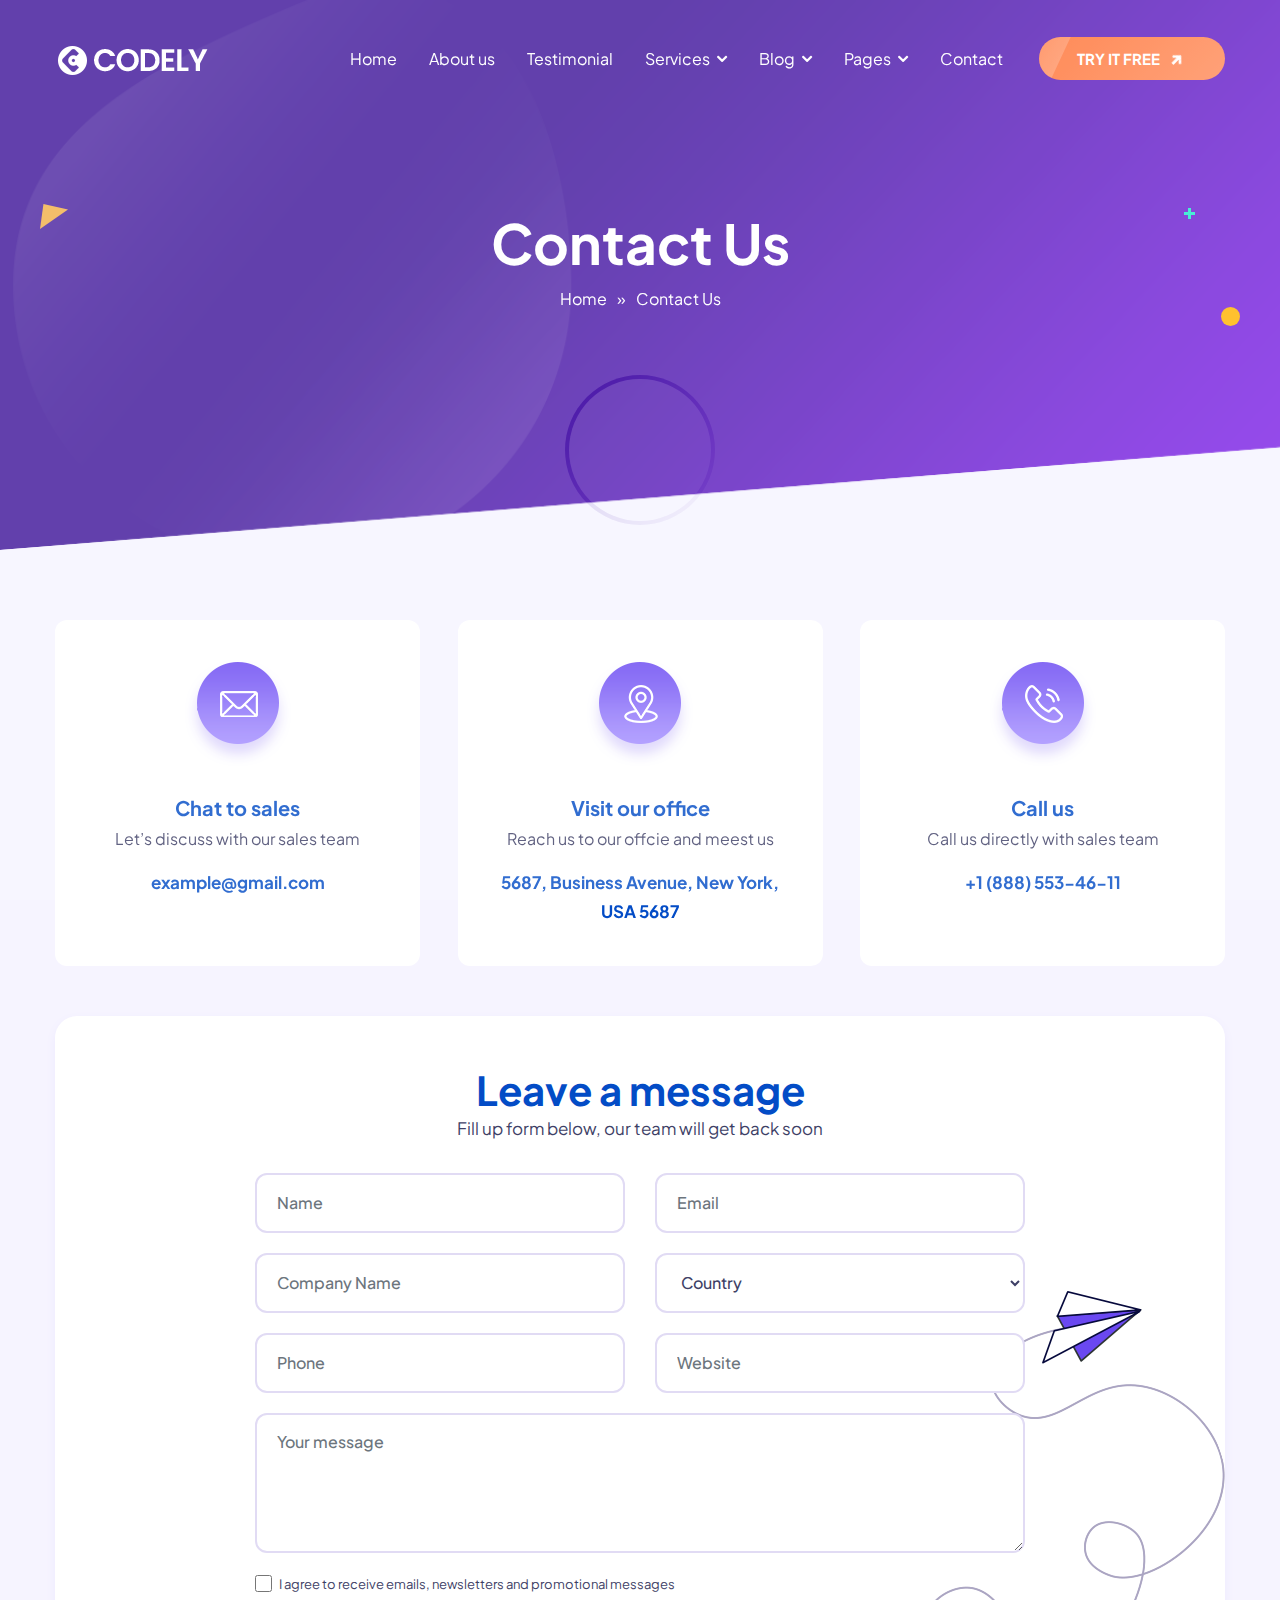
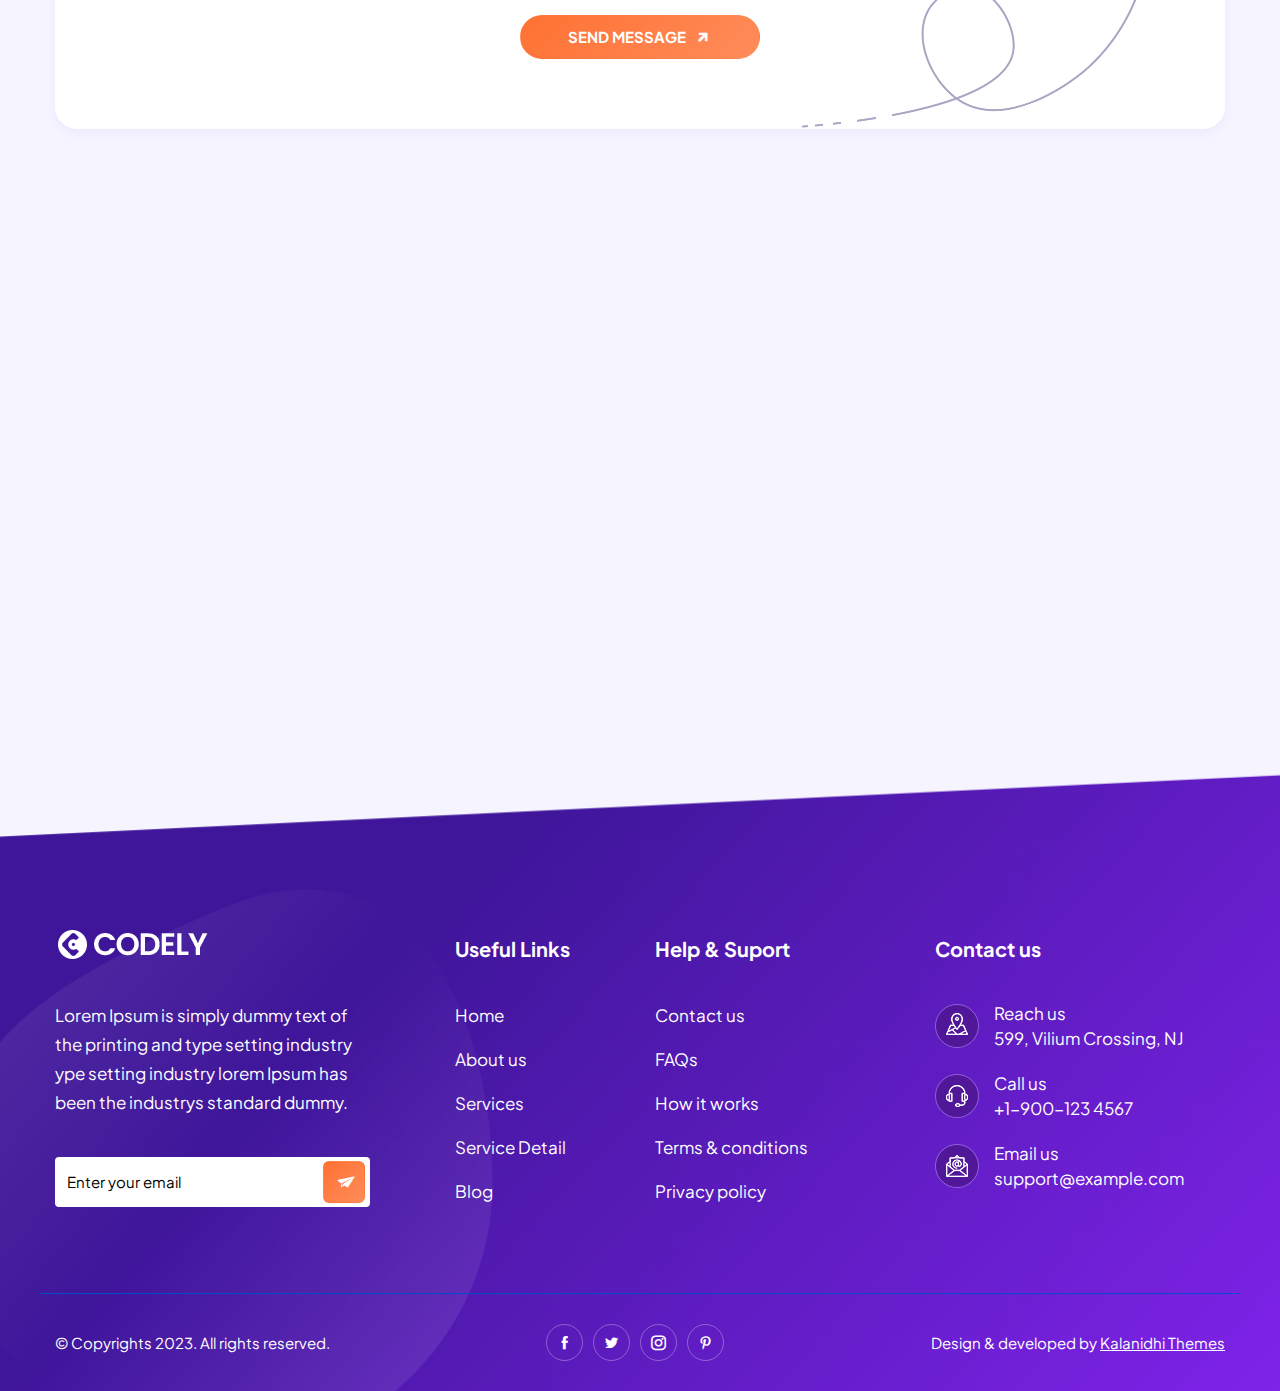
<file: contact-us.html>
<!DOCTYPE html>
<html lang="en">

<head>

  <meta charset="UTF-8">
  <meta http-equiv="X-UA-Compatible" content="IE=edge">
  <meta name="viewport" content="width=device-width, initial-scale=1.0">
  <title>Contact Us</title>

  <!-- icofont-css-link -->
  <link rel="stylesheet" href="css/icofont.min.css">
  <!-- Owl-Carosal-Style-link -->
  <link rel="stylesheet" href="css/animate.min.css">
  <!-- Owl-Carosal-Style-link -->
  <link rel="stylesheet" href="css/owl.carousel.min.css">
  <!-- Bootstrap-Style-link -->
  <link rel="stylesheet" href="css/bootstrap.min.css">
  <!-- Aos-Style-link -->
  <link rel="stylesheet" href="css/aos.css">
  <!-- Coustome-Style-link -->
  <link rel="stylesheet" href="css/style.css">
  <!-- Responsive-Style-link -->
  <link rel="stylesheet" href="css/responsive.css">
  <!-- Favicon -->
  <link rel="shortcut icon" href="images/favicon.png" type="image/x-icon">

</head>

<body>


  <!-- Page-wrapper-Start -->
  <div class="page_wrapper">

    <!-- Preloader -->
    <div id="preloader">
      <!-- <div id="loader"></div> -->
      <div class="circle-border">
        <div class="circle-core"></div>
      </div>
    </div>

    <!-- Top Banner Start-->
    <div class="inner_page_block">

      <div class="banner_shapes">
        <div class="container">
          <span><img src="images/new/plus.svg" alt="image"></span>
          <span><img src="images/new/polygon.svg" alt="image"></span>
          <span><img src="images/new/round.svg" alt="image"></span>
        </div>
      </div>

      <!-- Header Start -->
      <header class="fixed">
        <!-- container start -->
        <div class="container">
          <!-- navigation bar -->
          <nav class="navbar navbar-expand-lg">
            <a class="navbar-brand" href="index.html">
              <img src="images/new/Logo.png" alt="image">
            </a>
            <button class="navbar-toggler" type="button" data-toggle="collapse" data-target="#navbarSupportedContent"
              aria-controls="navbarSupportedContent" aria-expanded="false" aria-label="Toggle navigation">
              <span class="navbar-toggler-icon">
                <!-- <i class="icofont-navigation-menu ico_menu"></i> -->
                <span class="toggle-wrap">
                  <span class="toggle-bar"></span>
                </span>
              </span>
            </button>

            <div class="collapse navbar-collapse" id="navbarSupportedContent">
              <ul class="navbar-nav ml-auto">
                <li class="nav-item active">
                  <a class="nav-link" href="index.html">Home</a>
                </li>
                <li class="nav-item">
                  <a class="nav-link" href="about-us.html">About us</a>
                </li>
                <li class="nav-item">
                  <a class="nav-link" href="testimonial.html">Testimonial</a>
                </li>
                <!-- secondery menu start -->
                <li class="nav-item has_dropdown">
                  <a class="nav-link" href="#">Services</a>
                  <span class="drp_btn"><i class="icofont-rounded-down"></i></span>
                  <div class="sub_menu">
                    <ul>
                      <li><a href="service-list-1.html">Service List 1</a></li>
                      <li><a href="service-list-2.html">Service List 2</a></li>
                      <li><a href="service-detail.html">Service Details </a></li>
                    </ul>
                  </div>
                </li>
                <li class="nav-item has_dropdown">
                  <a class="nav-link" href="#">Blog </a>
                  <span class="drp_btn"><i class="icofont-rounded-down"></i></span>
                  <div class="sub_menu">
                    <ul>
                      <li><a href="blog-list.html">Blog List</a></li>
                      <li><a href="blog-detail.html">Single Blog</a></li>
                    </ul>
                  </div>
                </li>
                <li class="nav-item has_dropdown">
                  <a class="nav-link" href="#">Pages </a>
                  <span class="drp_btn"><i class="icofont-rounded-down"></i></span>
                  <div class="sub_menu">
                    <ul>
                      <li><a href="pricing.html">Pricing </a></li>
                      <li><a href="sign-in.html">Sign In </a></li>
                      <li><a href="sign-up.html">Sign Up </a></li>
                      <li><a href="error.html">Error 404 </a></li>
                      <li><a href="faq.html">Faq </a></li>
                    </ul>
                  </div>
                </li>
                <!-- secondery menu end -->
                <li class="nav-item">
                  <a class="nav-link" href="contact-us.html">Contact</a>
                </li>
                <li class="nav-item">
                  <a class="nav-link dark_btn" href="contact-us.html">TRY IT FREE <i class="icofont-arrow-right"></i></a>
                </li>
              </ul>
            </div>
          </nav>
          <!-- navigation end -->
        </div>
        <!-- container end -->
      </header>

      <!-- Bread Crumb -->
      <div class="bread_crumb" data-aos="fade-in" data-aos-duration="2000" data-aos-delay="100">
        <div class="container">
          <div class="bred_text">
            <h1>Contact Us</h1>
            <ul>
              <li><a href="index.html">Home</a></li>
              <li><span>»</span></li>
              <li><a href="contact-us.html">Contact Us</a></li>
            </ul>
          </div>
        </div>
      </div>

    </div>
    <!-- Top Banner End-->

    <!-- contact list Start -->
    <section class="row_am contact_list_section">
      <div class="container">
        
        <div class="contact_list_inner" data-aos="fade-up" data-aos-duration="2000" data-aos-delay="100">
          <!-- card -->
          <div class="c_list_card">
            <div class="icons">
              <img src="images/new/mail.png" alt="image">
              <div class="dot_block">
                <span class="dot_anim"></span>
                <span class="dot_anim"></span>
                <span class="dot_anim"></span>
              </div>
            </div>
            <div class="inner_text">
              <h3>Chat to sales</h3>
              <p>Let’s discuss with our sales team
              </p>
              <a href="mailto:support@example.com" class="text_btn">example@gmail.com</a>
            </div>
          </div>
          <!-- card -->
          <div class="c_list_card">
            <div class="icons">
              <img src="images/new/location.png" alt="image">
              <div class="dot_block">
                <span class="dot_anim"></span>
                <span class="dot_anim"></span>
                <span class="dot_anim"></span>
              </div>
            </div>
            <div class="inner_text">
              <h3>Visit our office</h3>
              <p>Reach us to our offcie and meest us
              </p>
              <a href="#" class="text_btn">5687, Business Avenue, New York, USA 5687 </a>
            </div>
          </div>
          <!-- card -->
          <div class="c_list_card">
            <div class="icons">
              <img src="images/new/phone.png" alt="image">
              <div class="dot_block">
                <span class="dot_anim"></span>
                <span class="dot_anim"></span>
                <span class="dot_anim"></span>
              </div>
            </div>
            <div class="inner_text">
              <h3>Call us</h3>
              <p>Call us directly with sales team
              </p>
              <a href="tel:+1-900-1234567" class="text_btn">+1 (888) 553-46-11</a>
            </div>
          </div>
        </div>

      </div>
    </section>
    <!-- contact list End -->

    <!-- Contact Us form Start -->
    <section class="contact_form_section">
      <div class="container">
          <div class="contact_inner">
              <div class="contact_form">
                <div class="section_title">
                    <h2>Leave a <span>message</span></h2>
                    <p>Fill up form below, our team will get back soon</p>
                </div>
                  <form action="submit">
                  	<div class="row">
                    	<div class="col-md-6">
		                    <div class="form-group">
		                        <input type="text" placeholder="Name" class="form-control">
		                    </div>
		                </div>
		                <div class="col-md-6">
		                    <div class="form-group">
		                        <input type="email" placeholder="Email" class="form-control">
		                    </div>
		                </div>
                	</div>

                	<div class="row">
                		<div class="col-md-6">
		                    <div class="form-group">
		                        <input type="text" placeholder="Company Name" class="form-control">
		                    </div>
		                </div>

		                <div class="col-md-6">
		                    <div class="form-group">
		                        <select class="form-control">
		                          <option value="">Country</option>
		                        </select>
		                    </div>
		                </div>
                	</div>

                	<div class="row">
                		<div class="col-md-6">
		                    <div class="form-group">
		                        <input type="text" placeholder="Phone" class="form-control">
		                    </div>
		                </div>
		                <div class="col-md-6">
		                    <div class="form-group">
		                        <input type="text" placeholder="Website" class="form-control">
		                    </div>
		                </div>
		            </div>

                    <div class="form-group">
                        <textarea class="form-control" placeholder="Your message"></textarea>
                    </div>

                    <div class="form-group term_check">
                      <input type="checkbox" id="term">
                      <label for="term">I agree to receive emails, newsletters and promotional messages</label>
                    </div>

                    <div class="form-group ">
                  		<button class="btn btn_main" type="submit">SEND MESSAGE <i class="icofont-arrow-right"></i></button>
                	</div>

                  </form>

                  <div class="form-graphic">
                  	<img src="images/new/paperplane.png" alt="image">
                  </div>
              </div>
              
              
          </div>
      </div>
    </section>
    <!-- Contact Us form End -->

    <!-- Map Section Start -->
    <section class="row_am map_section">
      <div class="container">
          <div class="map_inner">
            <iframe src="https://www.google.com/maps/embed?pb=!1m18!1m12!1m3!1d387190.2799160891!2d-74.25987584510595!3d40.69767006338158!2m3!1f0!2f0!3f0!3m2!1i1024!2i768!4f13.1!3m3!1m2!1s0x89c24fa5d33f083b%3A0xc80b8f06e177fe62!2sNew%20York%2C%20NY%2C%20USA!5e0!3m2!1sen!2sin!4v1664399300741!5m2!1sen!2sin" style="border:0; width: 100%; height: 510px;" allowfullscreen="" loading="lazy" referrerpolicy="no-referrer-when-downgrade"></iframe>
          </div>
      </div>
    </section>
    <!-- Map Section End -->


    <!-- Footer-Section start -->
    <footer>
      <div class="top_footer" id="contact">
        <!-- container start -->
        <div class="container">
          <!-- row start -->
          <div class="row">
            <!-- footer link 1 -->
            <div class="col-lg-4 col-md-6 col-12">
              <div class="abt_side">
                <div class="logo"> <img src="images/new/Logo.png" alt="image"></div>
                <p>Lorem Ipsum is simply dummy text of the printing and type setting industry ype setting industry lorem
                  Ipsum has been the industrys standard dummy. </p>
                <div class="news_letter_block">
                  <form action="submit">
                    <div class="form-group">
                      <input type="email" placeholder="Enter your email" class="form-control">
                      <button class="btn"><i class="icofont-paper-plane"></i></button>
                    </div>
                  </form>
                </div>
              </div>
            </div>

            <!-- footer link 2 -->
            <div class="col-lg-2 col-md-6 col-12">
              <div class="links">
                <h3>Useful Links</h3>
                <ul>
                  <li><a href="index.html">Home</a></li>
                  <li><a href="about-us.html">About us</a></li>
                  <li><a href="service-list-1.html">Services</a></li>
                  <li><a href="service-detail.html">Service Detail</a></li>
                  <li><a href="blog-list.html">Blog</a></li>
                </ul>
              </div>
            </div>

            <!-- footer link 3 -->
            <div class="col-lg-3 col-md-6 col-12">
              <div class="links">
                <h3>Help & Suport</h3>
                <ul>
                  <li><a href="contact-us.html">Contact us</a></li>
                  <li><a href="faq.html">FAQs</a></li>
                  <li><a href="#">How it works</a></li>
                  <li><a href="#">Terms & conditions</a></li>
                  <li><a href="#">Privacy policy</a></li>
                </ul>
              </div>
            </div>

            <!-- footer link 4 -->
            <div class="col-lg-3 col-md-6 col-12">
              <div class="try_out">
                <h3>Contact us</h3>
                <ul>
                  <li>
                    <span class="icon">
                      <img src="images/new/contact_01.png" alt="image">
                    </span>
                    <div class="text">
                      <p>Reach us <br> 599, Vilium Crossing, NJ</p>
                    </div>
                  </li>
                  <li>
                    <span class="icon">
                      <img src="images/new/contact_02.png" alt="image">
                    </span>
                    <div class="text">
                      <p>Call us <a href="tel:+1-900-1234567">+1-900-123 4567</a></p>
                    </div>
                  </li>
                  <li>
                    <span class="icon">
                      <img src="images/new/contact_03.png" alt="image">
                    </span>
                    <div class="text">
                      <p>Email us <a href="mailto:support@example.com">support@example.com</a></p>
                    </div>
                  </li>
                </ul>
              </div>
            </div>
          </div>
          <!-- row end -->
        </div>
        <!-- container end -->
      </div>

      <!-- last footer -->
      <div class="bottom_footer">
        <!-- container start -->
        <div class="container">
          <!-- row start -->
          <div class="row">
            <div class="col-md-4">
              <p>© Copyrights 2023. All rights reserved.</p>
            </div>
            <div class="col-md-4">
              <ul class="social_media">
                <li><a href="#"><i class="icofont-facebook"></i></a></li>
                <li><a href="#"><i class="icofont-twitter"></i></a></li>
                <li><a href="#"><i class="icofont-instagram"></i></a></li>
                <li><a href="#"><i class="icofont-pinterest"></i></a></li>
              </ul>
            </div>
            <div class="col-md-4">
              <p class="developer_text">Design & developed by <a href="https://themeforest.net/user/kalanidhithemes" target="blank">Kalanidhi Themes</a></p>
            </div>
          </div>
          <!-- row end -->
        </div>
        <!-- container end -->
      </div>

      <!-- go top button -->
      <div class="go_top" id="Gotop">
        <span><i class="icofont-arrow-up"></i></span>
      </div>
    </footer>
    <!-- Footer-Section end -->

  </div>
  <!-- Page-wrapper-End -->

  <!-- Jquery-js-Link -->
  <script src="js/jquery.js"></script>
  <!-- owl-js-Link -->
  <script src="js/owl.carousel.min.js"></script>
  <!-- bootstrap-js-Link -->
  <script src="js/bootstrap.min.js"></script>
  <!-- aos-js-Link -->
  <script src="js/aos.js"></script>
  <!-- main-js-Link -->
  <script src="js/main.js"></script>


</body>

</html>
</file>
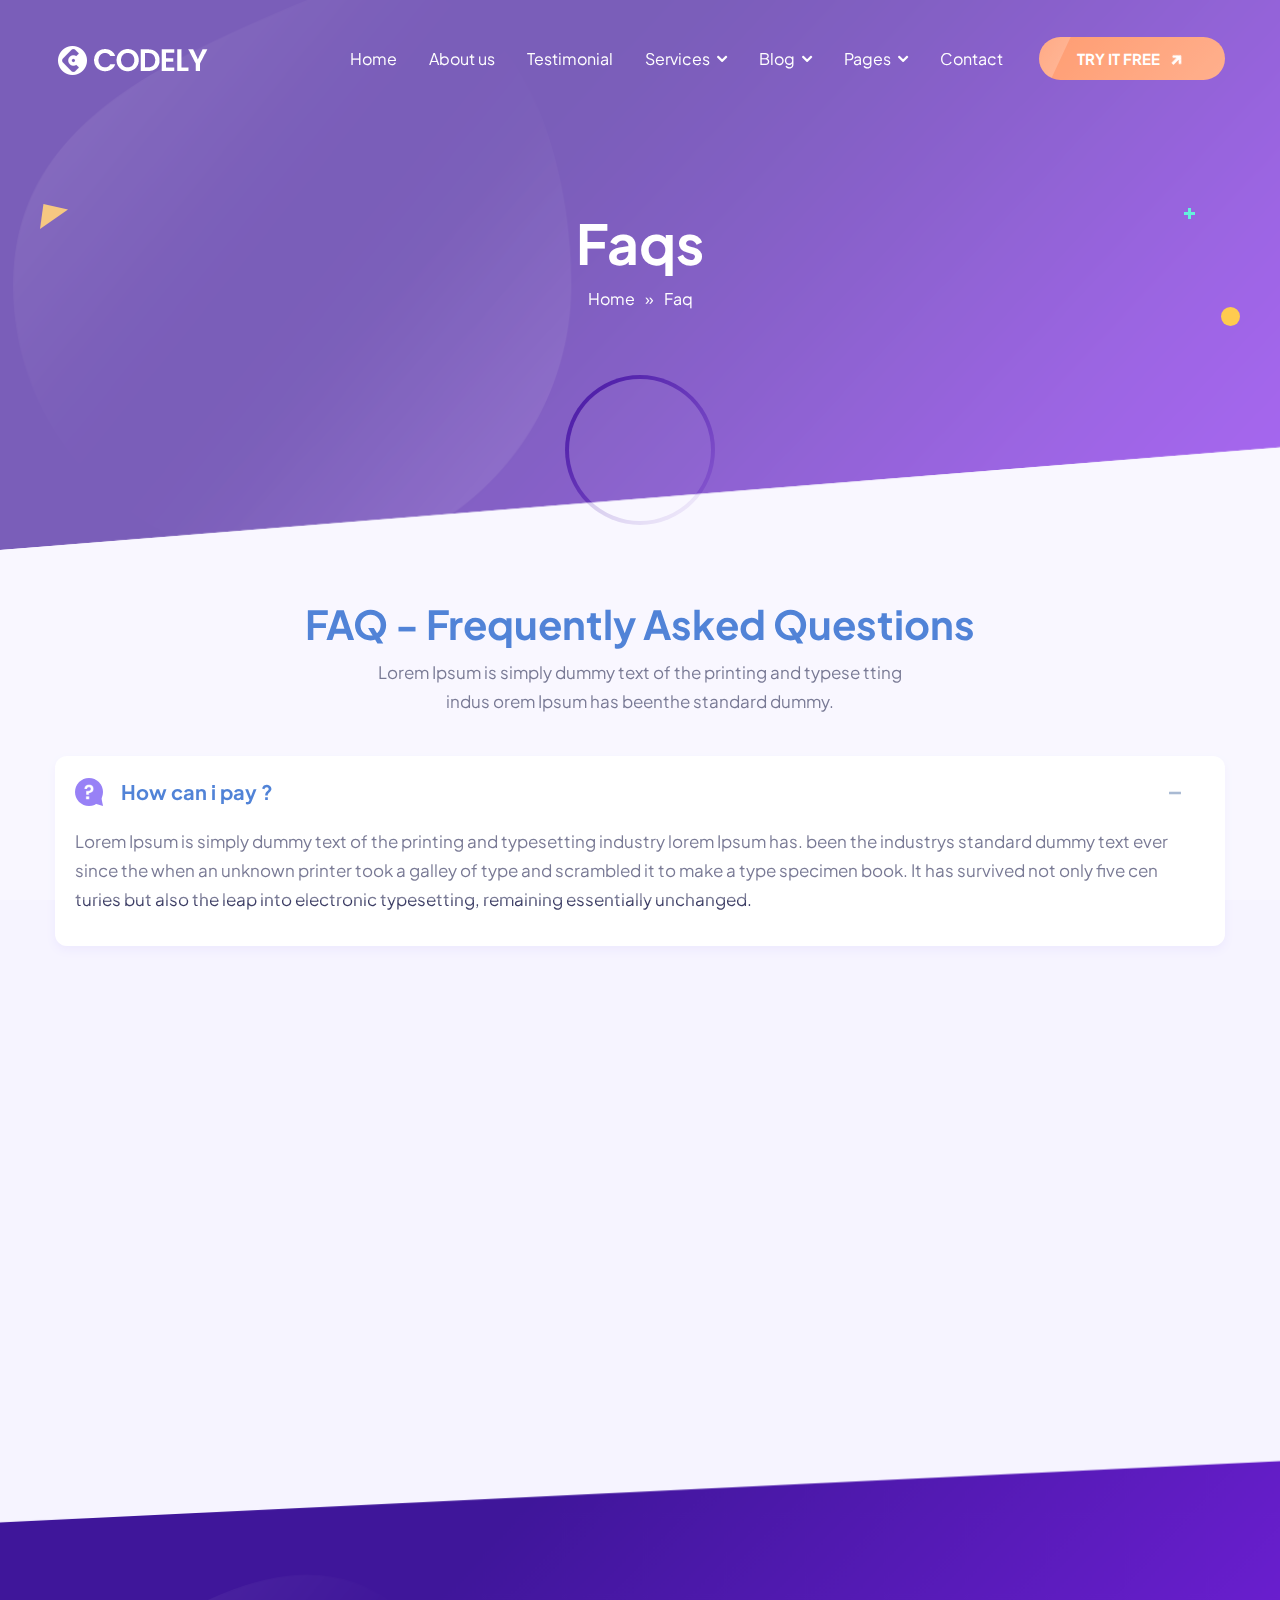
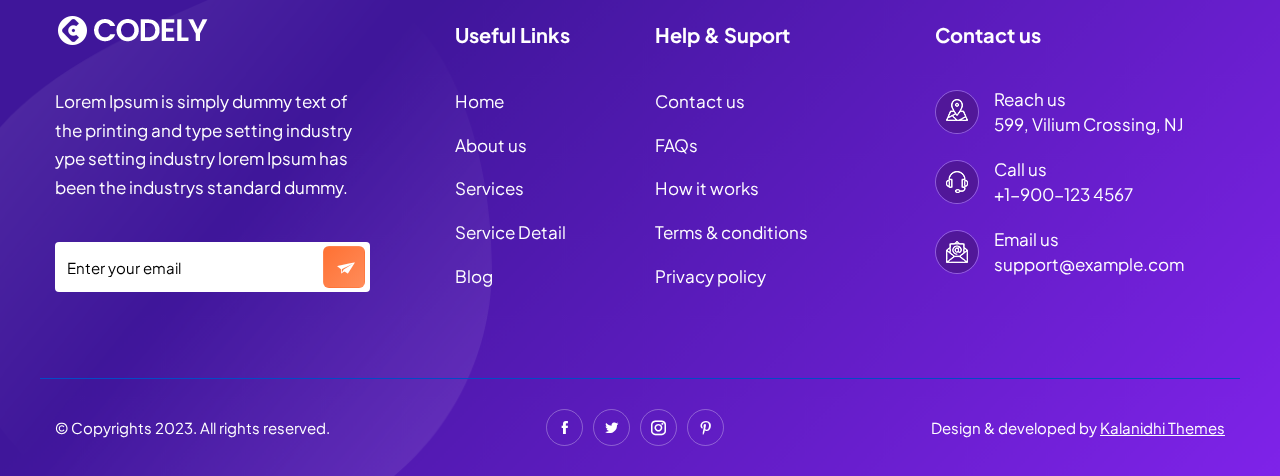
<file: faq.html>
<!DOCTYPE html>
<html lang="en">

<head>

  <meta charset="UTF-8">
  <meta http-equiv="X-UA-Compatible" content="IE=edge">
  <meta name="viewport" content="width=device-width, initial-scale=1.0">
  <title>FAQs</title>

  <!-- icofont-css-link -->
  <link rel="stylesheet" href="css/icofont.min.css">
  <!-- Owl-Carosal-Style-link -->
  <link rel="stylesheet" href="css/animate.min.css">
  <!-- Owl-Carosal-Style-link -->
  <link rel="stylesheet" href="css/owl.carousel.min.css">
  <!-- Bootstrap-Style-link -->
  <link rel="stylesheet" href="css/bootstrap.min.css">
  <!-- Aos-Style-link -->
  <link rel="stylesheet" href="css/aos.css">
  <!-- Coustome-Style-link -->
  <link rel="stylesheet" href="css/style.css">
  <!-- Responsive-Style-link -->
  <link rel="stylesheet" href="css/responsive.css">
  <!-- Favicon -->
  <link rel="shortcut icon" href="images/favicon.png" type="image/x-icon">

</head>

<body>


  <!-- Page-wrapper-Start -->
  <div class="page_wrapper">

    <!-- Preloader -->
    <div id="preloader">
      <!-- <div id="loader"></div> -->
      <div class="circle-border">
        <div class="circle-core"></div>
      </div>
    </div>

    <!-- Top Banner Start-->
    <div class="inner_page_block">

      <div class="banner_shapes">
        <div class="container">
          <span><img src="images/new/plus.svg" alt="image"></span>
          <span><img src="images/new/polygon.svg" alt="image"></span>
          <span><img src="images/new/round.svg" alt="image"></span>
        </div>
      </div>

      <!-- Header Start -->
      <header class="fixed">
        <!-- container start -->
        <div class="container">
          <!-- navigation bar -->
          <nav class="navbar navbar-expand-lg">
            <a class="navbar-brand" href="index.html">
              <img src="images/new/Logo.png" alt="image">
            </a>
            <button class="navbar-toggler" type="button" data-toggle="collapse" data-target="#navbarSupportedContent"
              aria-controls="navbarSupportedContent" aria-expanded="false" aria-label="Toggle navigation">
              <span class="navbar-toggler-icon">
                <!-- <i class="icofont-navigation-menu ico_menu"></i> -->
                <span class="toggle-wrap">
                  <span class="toggle-bar"></span>
                </span>
              </span>
            </button>

            <div class="collapse navbar-collapse" id="navbarSupportedContent">
              <ul class="navbar-nav ml-auto">
                <li class="nav-item active">
                  <a class="nav-link" href="index.html">Home</a>
                </li>
                <li class="nav-item">
                  <a class="nav-link" href="about-us.html">About us</a>
                </li>
                <li class="nav-item">
                  <a class="nav-link" href="testimonial.html">Testimonial</a>
                </li>
                <!-- secondery menu start -->
                <li class="nav-item has_dropdown">
                  <a class="nav-link" href="#">Services</a>
                  <span class="drp_btn"><i class="icofont-rounded-down"></i></span>
                  <div class="sub_menu">
                    <ul>
                      <li><a href="service-list-1.html">Service List 1</a></li>
                      <li><a href="service-list-2.html">Service List 2</a></li>
                      <li><a href="service-detail.html">Service Details </a></li>
                    </ul>
                  </div>
                </li>
                <li class="nav-item has_dropdown">
                  <a class="nav-link" href="#">Blog </a>
                  <span class="drp_btn"><i class="icofont-rounded-down"></i></span>
                  <div class="sub_menu">
                    <ul>
                      <li><a href="blog-list.html">Blog List</a></li>
                      <li><a href="blog-detail.html">Single Blog</a></li>
                    </ul>
                  </div>
                </li>
                <li class="nav-item has_dropdown">
                  <a class="nav-link" href="#">Pages </a>
                  <span class="drp_btn"><i class="icofont-rounded-down"></i></span>
                  <div class="sub_menu">
                    <ul>
                      <li><a href="pricing.html">Pricing </a></li>
                      <li><a href="sign-in.html">Sign In </a></li>
                      <li><a href="sign-up.html">Sign Up </a></li>
                      <li><a href="error.html">Error 404 </a></li>
                      <li><a href="faq.html">Faq </a></li>
                    </ul>
                  </div>
                </li>
                <!-- secondery menu end -->
                <li class="nav-item">
                  <a class="nav-link" href="contact-us.html">Contact</a>
                </li>
                <li class="nav-item">
                  <a class="nav-link dark_btn" href="contact-us.html">TRY IT FREE <i class="icofont-arrow-right"></i></a>
                </li>
              </ul>
            </div>
          </nav>
          <!-- navigation end -->
        </div>
        <!-- container end -->
      </header>

      <!-- Bread Crumb -->
      <div class="bread_crumb" data-aos="fade-in" data-aos-duration="2000" data-aos-delay="100">
        <div class="container">
          <div class="bred_text">
            <h1>Faqs</h1>
            <ul>
              <li><a href="index.html">Home</a></li>
              <li><span>»</span></li>
              <li><a href="faq.html">Faq</a></li>
            </ul>
          </div>
        </div>
      </div>

    </div>
    <!-- Top Banner End-->

    <!-- FAQ-Section start -->
    <section id="faqBlock" class="row_am faq_section">
      <!-- container start -->
      <div class="container">
        <div class="section_title" data-aos="fade-up" data-aos-duration="1500" data-aos-delay="300">
          <!-- h2 -->
          <h2><span>FAQ</span> - Frequently Asked Questions</h2>
          <!-- p -->
          <p>Lorem Ipsum is simply dummy text of the printing and typese tting <br> indus orem Ipsum has beenthe
            standard dummy.</p>
        </div>
        <!-- faq data -->
        <div class="faq_panel">
          <div class="accordion" id="accordionExample">
            <div class="card" data-aos="fade-up" data-aos-duration="1500">
              <div class="card-header" id="headingOne">
                <h2 class="mb-0">
                  <button type="button" class="btn btn-link active" data-toggle="collapse" data-target="#collapseOne">
                    <i class="icon_faq icofont-plus"></i> How can i pay ?</button>
                </h2>
              </div>
              <div id="collapseOne" class="collapse show" aria-labelledby="headingOne" data-parent="#accordionExample">
                <div class="card-body">
                  <p>Lorem Ipsum is simply dummy text of the printing and typesetting industry lorem Ipsum has. been the
                    industrys standard dummy text ever since the when an unknown printer took a galley of type and
                    scrambled it to make a type specimen book. It has survived not only five cen turies but also the
                    leap into electronic typesetting, remaining essentially unchanged.</p>
                </div>
              </div>
            </div>
            <div class="card" data-aos="fade-up" data-aos-duration="1500">
              <div class="card-header" id="headingTwo">
                <h2 class="mb-0">
                  <button type="button" class="btn btn-link collapsed" data-toggle="collapse"
                    data-target="#collapseTwo"><i class="icon_faq icofont-plus"></i> How to setup account ?</button>
                </h2>
              </div>
              <div id="collapseTwo" class="collapse" aria-labelledby="headingTwo" data-parent="#accordionExample">
                <div class="card-body">
                  <p>Lorem Ipsum is simply dummy text of the printing and typesetting industry lorem Ipsum has. been the
                    industrys standard dummy text ever since the when an unknown printer took a galley of type and
                    scrambled it to make a type specimen book. It has survived not only five cen turies but also the
                    leap into electronic typesetting, remaining essentially unchanged.</p>
                </div>
              </div>
            </div>
            <div class="card" data-aos="fade-up" data-aos-duration="1500">
              <div class="card-header" id="headingThree">
                <h2 class="mb-0">
                  <button type="button" class="btn btn-link collapsed" data-toggle="collapse"
                    data-target="#collapseThree"><i class="icon_faq icofont-plus"></i>What is process to get refund
                    ?</button>
                </h2>
              </div>
              <div id="collapseThree" class="collapse" aria-labelledby="headingThree" data-parent="#accordionExample">
                <div class="card-body">
                  <p>Lorem Ipsum is simply dummy text of the printing and typesetting industry lorem Ipsum has. been the
                    industrys standard dummy text ever since the when an unknown printer took a galley of type and
                    scrambled it to make a type specimen book. It has survived not only five cen turies but also the
                    leap into electronic typesetting, remaining essentially unchanged.</p>
                </div>
              </div>
            </div>

            <div class="card" data-aos="fade-up" data-aos-duration="1500">
              <div class="card-header" id="headingFour">
                <h2 class="mb-0">
                  <button type="button" class="btn btn-link collapsed" data-toggle="collapse"
                    data-target="#collapseFour"><i class="icon_faq icofont-plus"></i>What is process to get refund
                    ?</button>
                </h2>
              </div>
              <div id="collapseFour" class="collapse" aria-labelledby="headingFour" data-parent="#accordionExample">
                <div class="card-body">
                  <p>Lorem Ipsum is simply dummy text of the printing and typesetting industry lorem Ipsum has. been the
                    industrys standard dummy text ever since the when an unknown printer took a galley of type and
                    scrambled it to make a type specimen book. It has survived not only five cen turies but also the
                    leap into electronic typesetting, remaining essentially unchanged.</p>
                </div>
              </div>
            </div>

            <div class="card" data-aos="fade-up" data-aos-duration="1500">
              <div class="card-header" id="headingFive">
                <h2 class="mb-0">
                  <button type="button" class="btn btn-link collapsed" data-toggle="collapse"
                    data-target="#collapseFive"><i class="icon_faq icofont-plus"></i>Lorem ipsum dollar summit
                    ?</button>
                </h2>
              </div>
              <div id="collapseFive" class="collapse" aria-labelledby="headingFive" data-parent="#accordionExample">
                <div class="card-body">
                  <p>Unknown printer took a galley of type and scrambled it to make a type specimen book. It has survived not only five cen turies but also the
                    leap into electronic typesetting, remaining essentially unchanged Lorem Ipsum is simply dummy text of the printing and typesetting industry lorem Ipsum has. been the industrys standard dummy text ever since the when an Lorem Ipsum is simply dummy text of the printing and types.</p>
                </div>
              </div>
            </div>

            <div class="card" data-aos="fade-up" data-aos-duration="1500">
              <div class="card-header" id="headingSix">
                <h2 class="mb-0">
                  <button type="button" class="btn btn-link collapsed" data-toggle="collapse"
                    data-target="#collapseSix"><i class="icon_faq icofont-plus"></i>Simply dummy text  ipsum dollar summit lorem 
                    ?</button>
                </h2>
              </div>
              <div id="collapseSix" class="collapse" aria-labelledby="headingSix" data-parent="#accordionExample">
                <div class="card-body">
                  <p>It has survived not only five cen turies but also the
                    leap into electronic typesetting, remaining essentially unchanged Lorem Ipsum is simply dummy text of the printing and typesetting industry lorem Ipsum has. been the industrys standard dummy text ever since the when an Lorem.</p>
                </div>
              </div>
            </div>




          </div>
        </div>
      </div>
      <!-- container end -->
    </section>
    <!-- FAQ-Section end -->


    <!-- Footer-Section start -->
    <footer>
      <div class="top_footer" id="contact">
        <!-- container start -->
        <div class="container">
          <!-- row start -->
          <div class="row">
            <!-- footer link 1 -->
            <div class="col-lg-4 col-md-6 col-12">
              <div class="abt_side">
                <div class="logo"> <img src="images/new/Logo.png" alt="image"></div>
                <p>Lorem Ipsum is simply dummy text of the printing and type setting industry ype setting industry lorem
                  Ipsum has been the industrys standard dummy. </p>
                <div class="news_letter_block">
                  <form action="submit">
                    <div class="form-group">
                      <input type="email" placeholder="Enter your email" class="form-control">
                      <button class="btn"><i class="icofont-paper-plane"></i></button>
                    </div>
                  </form>
                </div>
              </div>
            </div>

            <!-- footer link 2 -->
            <div class="col-lg-2 col-md-6 col-12">
              <div class="links">
                <h3>Useful Links</h3>
                <ul>
                  <li><a href="index.html">Home</a></li>
                  <li><a href="about-us.html">About us</a></li>
                  <li><a href="service-list-1.html">Services</a></li>
                  <li><a href="service-detail.html">Service Detail</a></li>
                  <li><a href="blog-list.html">Blog</a></li>
                </ul>
              </div>
            </div>

            <!-- footer link 3 -->
            <div class="col-lg-3 col-md-6 col-12">
              <div class="links">
                <h3>Help & Suport</h3>
                <ul>
                  <li><a href="contact-us.html">Contact us</a></li>
                  <li><a href="faq.html">FAQs</a></li>
                  <li><a href="#">How it works</a></li>
                  <li><a href="#">Terms & conditions</a></li>
                  <li><a href="#">Privacy policy</a></li>
                </ul>
              </div>
            </div>

            <!-- footer link 4 -->
            <div class="col-lg-3 col-md-6 col-12">
              <div class="try_out">
                <h3>Contact us</h3>
                <ul>
                  <li>
                    <span class="icon">
                      <img src="images/new/contact_01.png" alt="image">
                    </span>
                    <div class="text">
                      <p>Reach us <br> 599, Vilium Crossing, NJ</p>
                    </div>
                  </li>
                  <li>
                    <span class="icon">
                      <img src="images/new/contact_02.png" alt="image">
                    </span>
                    <div class="text">
                      <p>Call us <a href="tel:+1-900-1234567">+1-900-123 4567</a></p>
                    </div>
                  </li>
                  <li>
                    <span class="icon">
                      <img src="images/new/contact_03.png" alt="image">
                    </span>
                    <div class="text">
                      <p>Email us <a href="mailto:support@example.com">support@example.com</a></p>
                    </div>
                  </li>
                </ul>
              </div>
            </div>
          </div>
          <!-- row end -->
        </div>
        <!-- container end -->
      </div>

      <!-- last footer -->
      <div class="bottom_footer">
        <!-- container start -->
        <div class="container">
          <!-- row start -->
          <div class="row">
            <div class="col-md-4">
              <p>© Copyrights 2023. All rights reserved.</p>
            </div>
            <div class="col-md-4">
              <ul class="social_media">
                <li><a href="#"><i class="icofont-facebook"></i></a></li>
                <li><a href="#"><i class="icofont-twitter"></i></a></li>
                <li><a href="#"><i class="icofont-instagram"></i></a></li>
                <li><a href="#"><i class="icofont-pinterest"></i></a></li>
              </ul>
            </div>
            <div class="col-md-4">
              <p class="developer_text">Design & developed by <a href="https://themeforest.net/user/kalanidhithemes" target="blank">Kalanidhi Themes</a></p>
            </div>
          </div>
          <!-- row end -->
        </div>
        <!-- container end -->
      </div>

      <!-- go top button -->
      <div class="go_top" id="Gotop">
        <span><i class="icofont-arrow-up"></i></span>
      </div>
    </footer>
    <!-- Footer-Section end -->

  </div>
  <!-- Page-wrapper-End -->

  <!-- Jquery-js-Link -->
  <script src="js/jquery.js"></script>
  <!-- owl-js-Link -->
  <script src="js/owl.carousel.min.js"></script>
  <!-- bootstrap-js-Link -->
  <script src="js/bootstrap.min.js"></script>
  <!-- aos-js-Link -->
  <script src="js/aos.js"></script>
  <!-- main-js-Link -->
  <script src="js/main.js"></script>


</body>

</html>
</file>
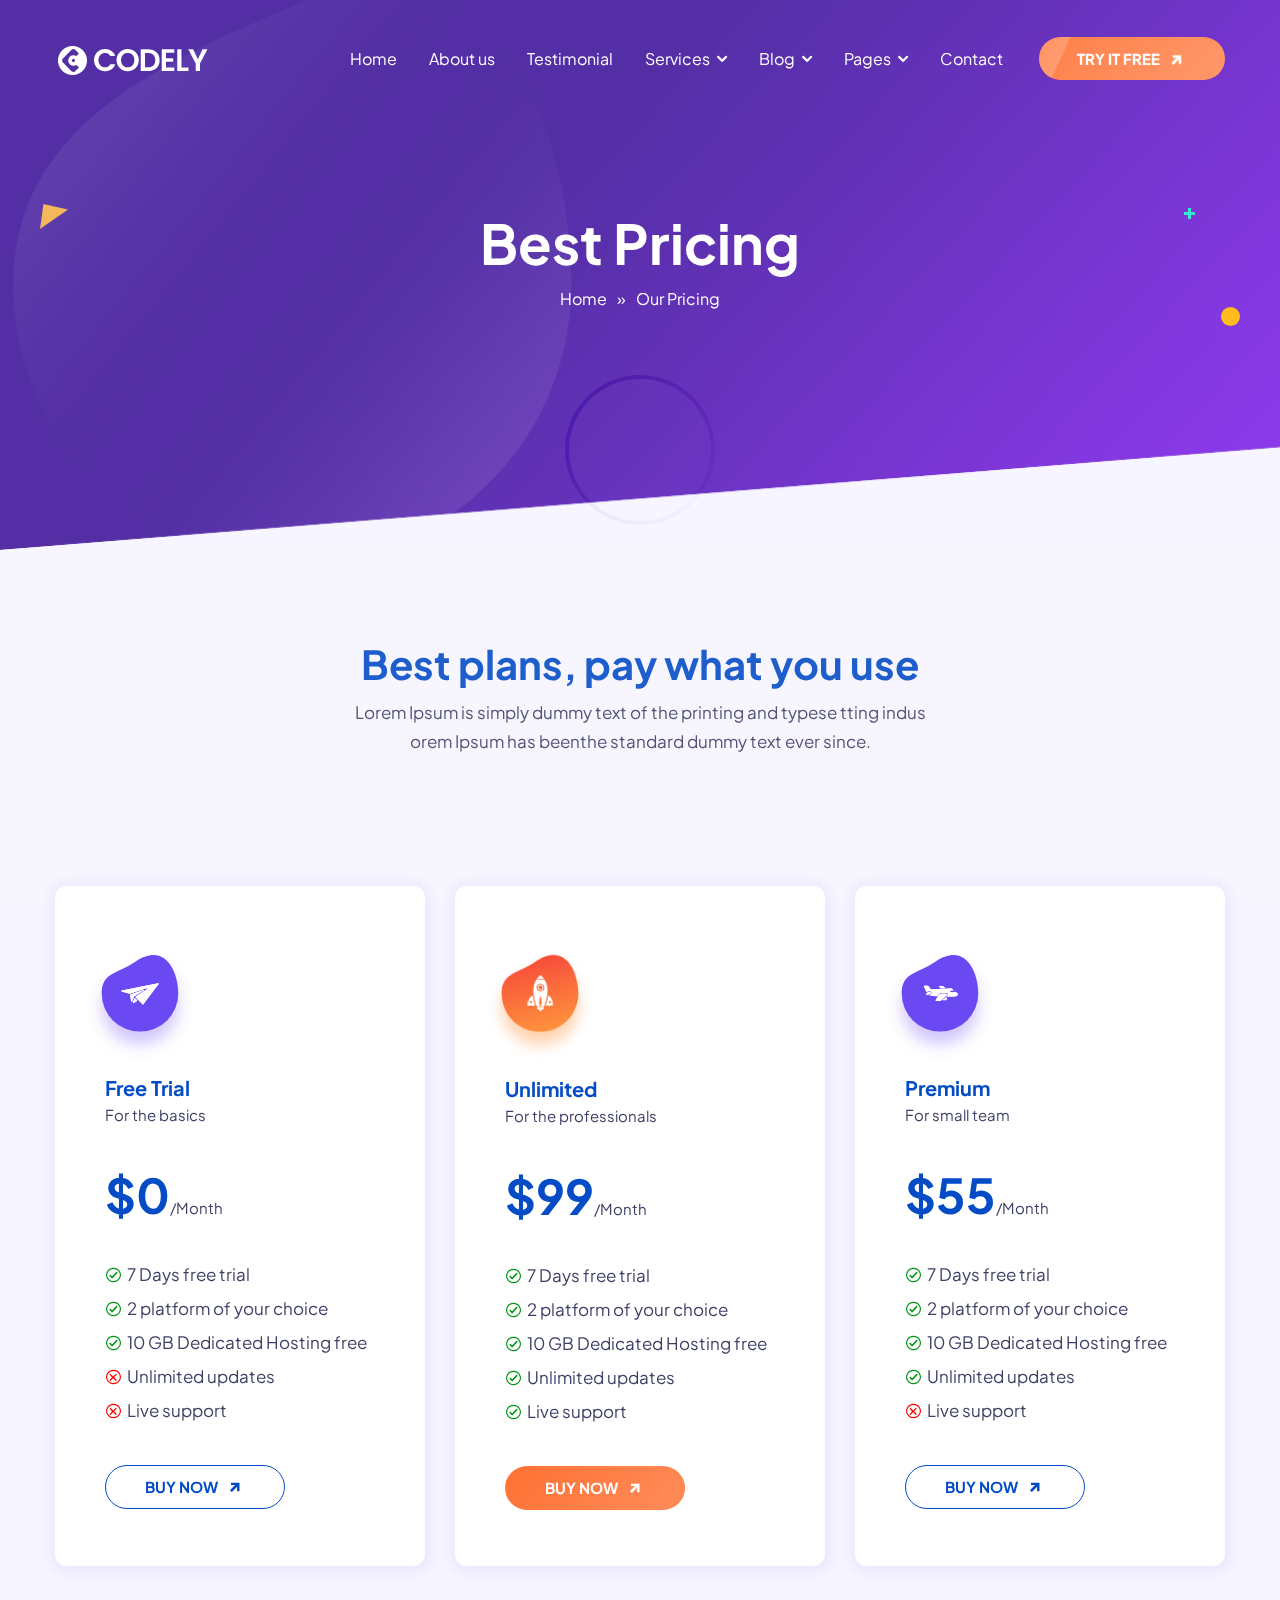
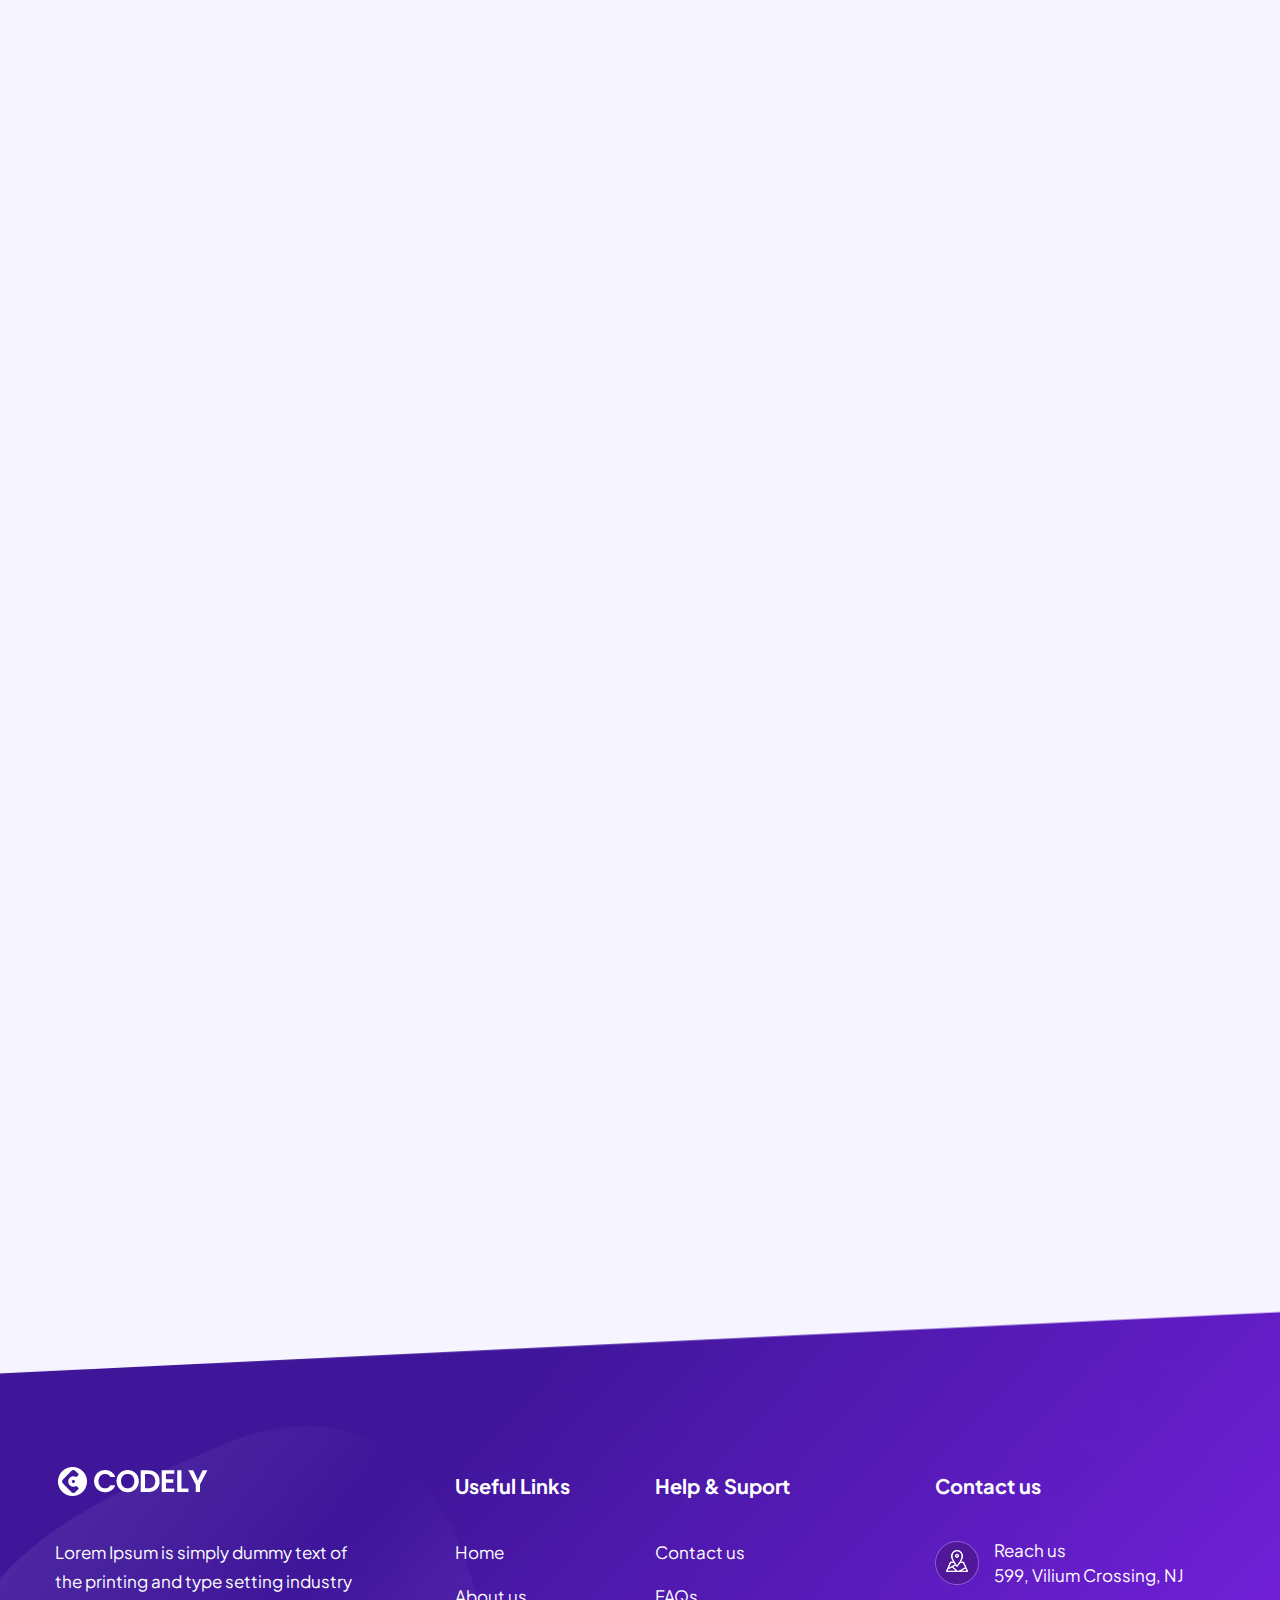
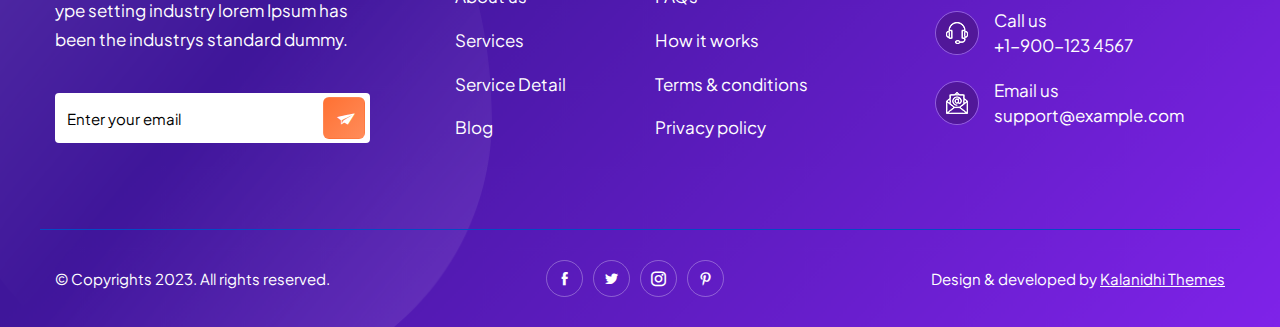
<file: pricing.html>
<!DOCTYPE html>
<html lang="en">

<head>

  <meta charset="UTF-8">
  <meta http-equiv="X-UA-Compatible" content="IE=edge">
  <meta name="viewport" content="width=device-width, initial-scale=1.0">
  <title>Pricing Tables</title>

  <!-- icofont-css-link -->
  <link rel="stylesheet" href="css/icofont.min.css">
  <!-- Owl-Carosal-Style-link -->
  <link rel="stylesheet" href="css/animate.min.css">
  <!-- Owl-Carosal-Style-link -->
  <link rel="stylesheet" href="css/owl.carousel.min.css">
  <!-- Bootstrap-Style-link -->
  <link rel="stylesheet" href="css/bootstrap.min.css">
  <!-- Aos-Style-link -->
  <link rel="stylesheet" href="css/aos.css">
  <!-- Coustome-Style-link -->
  <link rel="stylesheet" href="css/style.css">
  <!-- Responsive-Style-link -->
  <link rel="stylesheet" href="css/responsive.css">
  <!-- Favicon -->
  <link rel="shortcut icon" href="images/favicon.png" type="image/x-icon">

</head>

<body>


  <!-- Page-wrapper-Start -->
  <div class="page_wrapper">

    <!-- Preloader -->
    <div id="preloader">
      <!-- <div id="loader"></div> -->
      <div class="circle-border">
        <div class="circle-core"></div>
      </div>
    </div>

    <!-- Top Banner Start-->
    <div class="inner_page_block">

      <div class="banner_shapes">
        <div class="container">
          <span><img src="images/new/plus.svg" alt="image"></span>
          <span><img src="images/new/polygon.svg" alt="image"></span>
          <span><img src="images/new/round.svg" alt="image"></span>
        </div>
      </div>

      <!-- Header Start -->
      <header class="fixed">
        <!-- container start -->
        <div class="container">
          <!-- navigation bar -->
          <nav class="navbar navbar-expand-lg">
            <a class="navbar-brand" href="index.html">
              <img src="images/new/Logo.png" alt="image">
            </a>
            <button class="navbar-toggler" type="button" data-toggle="collapse" data-target="#navbarSupportedContent"
              aria-controls="navbarSupportedContent" aria-expanded="false" aria-label="Toggle navigation">
              <span class="navbar-toggler-icon">
                <!-- <i class="icofont-navigation-menu ico_menu"></i> -->
                <span class="toggle-wrap">
                  <span class="toggle-bar"></span>
                </span>
              </span>
            </button>

            <div class="collapse navbar-collapse" id="navbarSupportedContent">
              <ul class="navbar-nav ml-auto">
                <li class="nav-item active">
                  <a class="nav-link" href="index.html">Home</a>
                </li>
                <li class="nav-item">
                  <a class="nav-link" href="about-us.html">About us</a>
                </li>
                <li class="nav-item">
                  <a class="nav-link" href="testimonial.html">Testimonial</a>
                </li>
                <!-- secondery menu start -->
                <li class="nav-item has_dropdown">
                  <a class="nav-link" href="#">Services</a>
                  <span class="drp_btn"><i class="icofont-rounded-down"></i></span>
                  <div class="sub_menu">
                    <ul>
                      <li><a href="service-list-1.html">Service List 1</a></li>
                      <li><a href="service-list-2.html">Service List 2</a></li>
                      <li><a href="service-detail.html">Service Details </a></li>
                    </ul>
                  </div>
                </li>
                <li class="nav-item has_dropdown">
                  <a class="nav-link" href="#">Blog </a>
                  <span class="drp_btn"><i class="icofont-rounded-down"></i></span>
                  <div class="sub_menu">
                    <ul>
                      <li><a href="blog-list.html">Blog List</a></li>
                      <li><a href="blog-detail.html">Single Blog</a></li>
                    </ul>
                  </div>
                </li>
                <li class="nav-item has_dropdown">
                  <a class="nav-link" href="#">Pages </a>
                  <span class="drp_btn"><i class="icofont-rounded-down"></i></span>
                  <div class="sub_menu">
                    <ul>
                      <li><a href="pricing.html">Pricing </a></li>
                      <li><a href="sign-in.html">Sign In </a></li>
                      <li><a href="sign-up.html">Sign Up </a></li>
                      <li><a href="error.html">Error 404 </a></li>
                      <li><a href="faq.html">Faq </a></li>
                    </ul>
                  </div>
                </li>
                <!-- secondery menu end -->
                <li class="nav-item">
                  <a class="nav-link" href="contact-us.html">Contact</a>
                </li>
                <li class="nav-item">
                  <a class="nav-link dark_btn" href="contact-us.html">TRY IT FREE <i class="icofont-arrow-right"></i></a>
                </li>
              </ul>
            </div>
          </nav>
          <!-- navigation end -->
        </div>
        <!-- container end -->
      </header>

      <!-- Bread Crumb -->
      <div class="bread_crumb" data-aos="fade-in" data-aos-duration="2000" data-aos-delay="100">
        <div class="container">
          <div class="bred_text">
            <h1>Best Pricing</h1>
            <ul>
              <li><a href="index.html">Home</a></li>
              <li><span>»</span></li>
              <li><a href="pricing.html">Our Pricing</a></li>
            </ul>
          </div>
        </div>
      </div>

    </div>
    <!-- Top Banner End-->

    <!-- Pricing-Section -->
    <section class="row_am pricing_section service_list_ps" id="pricing" data-aos="fade-in" data-aos-duration="1000">
      <!-- container start -->
      <div class="container">
        <div class="section_title" data-aos="fade-up" data-aos-duration="1500" data-aos-delay="300">
          <h2>Best plans, pay what you use</h2>
          <p>Lorem Ipsum is simply dummy text of the printing and typese tting indus <br> orem Ipsum has beenthe
            standard dummy text ever since.</p>
        </div>
        <!-- toggle button -->
        <div class="toggle_block" data-aos="fade-up" data-aos-duration="1500">
          <span class="month active">Monthly</span>
          <div class="tog_block">
            <span class="tog_btn"></span>
          </div>
          <span class="years">Yearly</span>
          <span class="offer">50% off</span>
        </div>

        <!-- pricing box  monthly start -->
        <div class="pricing_pannel monthly_plan active">
          <!-- row start -->
          <div class="row">
            <!-- pricing box 1 -->
            <div class="col-md-4">
              <div class="pricing_block">
                <div class="icon">
                  <img src="images/new/Free-Trial-01.svg" alt="image">
                  <div class="dot_block">
                    <span class="dot_anim"></span>
                    <span class="dot_anim"></span>
                    <span class="dot_anim"></span>
                  </div>
                </div>
                <div class="pkg_name">
                  <h3>Free Trial</h3>
                  <span>For the basics</span>
                </div>
                <span class="price">$0<span>/Month</span></span>
                <ul class="benifits">
                  <li class="include">
                    <p><i class="icofont-check-circled"></i>7 Days free trial</p>
                  </li>
                  <li class="include">
                    <p><i class="icofont-check-circled"></i>2 platform of your choice</p>
                  </li>
                  <li class="include">
                    <p><i class="icofont-check-circled"></i>10 GB Dedicated Hosting free</p>
                  </li>
                  <li class="exclude">
                    <p><i class="icofont-close-circled"></i>Unlimited updates</p>
                  </li>
                  <li class="exclude">
                    <p><i class="icofont-close-circled"></i>Live support</p>
                  </li>
                </ul>
                <a href="#" class="btn btn_main">BUY NOW <i class="icofont-arrow-right"></i></a>
              </div>
            </div>

            <!-- pricing box 2 -->
            <div class="col-md-4">
              <div class="pricing_block highlited_block">
                <div class="icon">
                  <img src="images/new/unlimited.png" alt="image">
                  <div class="dot_block">
                    <span class="dot_anim"></span>
                    <span class="dot_anim"></span>
                    <span class="dot_anim"></span>
                  </div>
                </div>
                <div class="pkg_name">
                  <h3>Unlimited</h3>
                  <span>For the professionals</span>
                </div>
                <span class="price">$99<span>/Month</span></span>
                <ul class="benifits">
                  <li class="include">
                    <p><i class="icofont-check-circled"></i>7 Days free trial</p>
                  </li>
                  <li class="include">
                    <p><i class="icofont-check-circled"></i>2 platform of your choice</p>
                  </li>
                  <li class="include">
                    <p><i class="icofont-check-circled"></i>10 GB Dedicated Hosting free</p>
                  </li>
                  <li class="include">
                    <p><i class="icofont-check-circled"></i>Unlimited updates</p>
                  </li>
                  <li class="include">
                    <p><i class="icofont-check-circled"></i>Live support</p>
                  </li>
                </ul>
                <a href="#" class="btn btn_main">BUY NOW <i class="icofont-arrow-right"></i></a>
              </div>
            </div>

            <!-- pricing box 3 -->
            <div class="col-md-4">
              <div class="pricing_block">
                <div class="icon">
                  <img src="images/new/Premium.svg" alt="image">
                  <div class="dot_block">
                    <span class="dot_anim"></span>
                    <span class="dot_anim"></span>
                    <span class="dot_anim"></span>
                  </div>
                </div>
                <div class="pkg_name">
                  <h3>Premium</h3>
                  <span>For small team</span>
                </div>
                <span class="price">$55<span>/Month</span></span>
                <ul class="benifits">
                  <li class="include">
                    <p><i class="icofont-check-circled"></i>7 Days free trial</p>
                  </li>
                  <li class="include">
                    <p><i class="icofont-check-circled"></i>2 platform of your choice</p>
                  </li>
                  <li class="include">
                    <p><i class="icofont-check-circled"></i>10 GB Dedicated Hosting free</p>
                  </li>
                  <li class="include">
                    <p><i class="icofont-check-circled"></i>Unlimited updates</p>
                  </li>
                  <li class="exclude">
                    <p><i class="icofont-close-circled"></i>Live support</p>
                  </li>
                </ul>
                <a href="#" class="btn btn_main">BUY NOW <i class="icofont-arrow-right"></i></a>
              </div>
            </div>
          </div>
          <!-- row end -->
        </div>
        <!-- pricing box monthly end -->

        <!-- pricing box yearly start -->
        <div class="pricing_pannel yearly_plan" data-aos="fade-up" data-aos-duration="1500">
          <div class="row">

            <!-- pricing box 1 -->
            <div class="col-md-4">
              <div class="pricing_block">
                <div class="icon">
                  <img src="images/new/Free-Trial-01.svg" alt="image">
                  <div class="dot_block">
                    <span class="dot_anim"></span>
                    <span class="dot_anim"></span>
                    <span class="dot_anim"></span>
                  </div>
                </div>
                <div class="pkg_name">
                  <h3>Free Trial</h3>
                  <span>For the basics</span>
                </div>
                <span class="price">$0<span>/Year</span></span>
                <ul class="benifits">
                  <li class="include">
                    <p><i class="icofont-check-circled"></i>7 Days free trial</p>
                  </li>
                  <li class="include">
                    <p><i class="icofont-check-circled"></i>2 platform of your choice</p>
                  </li>
                  <li class="include">
                    <p><i class="icofont-check-circled"></i>10 GB Dedicated Hosting free</p>
                  </li>
                  <li class="exclude">
                    <p><i class="icofont-close-circled"></i>Unlimited updates</p>
                  </li>
                  <li class="exclude">
                    <p><i class="icofont-close-circled"></i>Live support</p>
                  </li>
                </ul>
                <a href="#" class="btn btn_main">BUY NOW <i class="icofont-arrow-right"></i></a>
              </div>
            </div>

            <!-- pricing box 2 -->
            <div class="col-md-4">
              <div class="pricing_block highlited_block">
                <div class="icon">
                  <img src="images/new/unlimited.png" alt="image">
                  <div class="dot_block">
                    <span class="dot_anim"></span>
                    <span class="dot_anim"></span>
                    <span class="dot_anim"></span>
                  </div>
                </div>
                <div class="pkg_name">
                  <h3>Unlimited</h3>
                  <span>For the professionals</span>
                </div>
                <span class="price">$999<span>/Year</span></span>
                <ul class="benifits">
                  <li class="include">
                    <p><i class="icofont-check-circled"></i>7 Days free trial</p>
                  </li>
                  <li class="include">
                    <p><i class="icofont-check-circled"></i>2 platform of your choice</p>
                  </li>
                  <li class="include">
                    <p><i class="icofont-check-circled"></i>10 GB Dedicated Hosting free</p>
                  </li>
                  <li class="include">
                    <p><i class="icofont-check-circled"></i>Unlimited updates</p>
                  </li>
                  <li class="include">
                    <p><i class="icofont-check-circled"></i>Live support</p>
                  </li>
                </ul>
                <a href="#" class="btn btn_main">BUY NOW <i class="icofont-arrow-right"></i></a>
              </div>
            </div>

            <!-- pricing box 3 -->
            <div class="col-md-4">
              <div class="pricing_block">
                <div class="icon">
                  <img src="images/new/Premium.svg" alt="image">
                  <div class="dot_block">
                    <span class="dot_anim"></span>
                    <span class="dot_anim"></span>
                    <span class="dot_anim"></span>
                  </div>
                </div>
                <div class="pkg_name">
                  <h3>Premium</h3>
                  <span>For small team</span>
                </div>
                <span class="price">$555<span>/Year</span></span>
                <ul class="benifits">
                  <li class="include">
                    <p><i class="icofont-check-circled"></i>7 Days free trial</p>
                  </li>
                  <li class="include">
                    <p><i class="icofont-check-circled"></i>2 platform of your choice</p>
                  </li>
                  <li class="include">
                    <p><i class="icofont-check-circled"></i>10 GB Dedicated Hosting free</p>
                  </li>
                  <li class="include">
                    <p><i class="icofont-check-circled"></i>Unlimited updates</p>
                  </li>
                  <li class="exclude">
                    <p><i class="icofont-close-circled"></i>Live support</p>
                  </li>
                </ul>
                <a href="#" class="btn btn_main">BUY NOW <i class="icofont-arrow-right"></i></a>
              </div>
            </div>

          </div>
        </div>
      </div>
      <!-- container start end -->
    </section>
    <!-- Pricing-Section end -->

    <!-- FAQ-Section start -->
    <section id="faqBlock" class="row_am faq_section">
      <!-- container start -->
      <div class="container">
        <div class="section_title" data-aos="fade-up" data-aos-duration="1500" data-aos-delay="300">
          <!-- h2 -->
          <h2><span>FAQ</span> - Frequently Asked Questions</h2>
          <!-- p -->
          <p>Lorem Ipsum is simply dummy text of the printing and typese tting <br> indus orem Ipsum has beenthe
            standard dummy.</p>
        </div>
        <!-- faq data -->
        <div class="faq_panel">
          <div class="accordion" id="accordionExample">
            <div class="card" data-aos="fade-up" data-aos-duration="1500">
              <div class="card-header" id="headingOne">
                <h2 class="mb-0">
                  <button type="button" class="btn btn-link active" data-toggle="collapse" data-target="#collapseOne">
                    <i class="icon_faq icofont-plus"></i> How can i pay ?</button>
                </h2>
              </div>
              <div id="collapseOne" class="collapse show" aria-labelledby="headingOne" data-parent="#accordionExample">
                <div class="card-body">
                  <p>Lorem Ipsum is simply dummy text of the printing and typesetting industry lorem Ipsum has. been the
                    industrys standard dummy text ever since the when an unknown printer took a galley of type and
                    scrambled it to make a type specimen book. It has survived not only five cen turies but also the
                    leap into electronic typesetting, remaining essentially unchanged.</p>
                </div>
              </div>
            </div>
            <div class="card" data-aos="fade-up" data-aos-duration="1500">
              <div class="card-header" id="headingTwo">
                <h2 class="mb-0">
                  <button type="button" class="btn btn-link collapsed" data-toggle="collapse"
                    data-target="#collapseTwo"><i class="icon_faq icofont-plus"></i> How to setup account ?</button>
                </h2>
              </div>
              <div id="collapseTwo" class="collapse" aria-labelledby="headingTwo" data-parent="#accordionExample">
                <div class="card-body">
                  <p>Lorem Ipsum is simply dummy text of the printing and typesetting industry lorem Ipsum has. been the
                    industrys standard dummy text ever since the when an unknown printer took a galley of type and
                    scrambled it to make a type specimen book. It has survived not only five cen turies but also the
                    leap into electronic typesetting, remaining essentially unchanged.</p>
                </div>
              </div>
            </div>
            <div class="card" data-aos="fade-up" data-aos-duration="1500">
              <div class="card-header" id="headingThree">
                <h2 class="mb-0">
                  <button type="button" class="btn btn-link collapsed" data-toggle="collapse"
                    data-target="#collapseThree"><i class="icon_faq icofont-plus"></i>What is process to get refund
                    ?</button>
                </h2>
              </div>
              <div id="collapseThree" class="collapse" aria-labelledby="headingThree" data-parent="#accordionExample">
                <div class="card-body">
                  <p>Lorem Ipsum is simply dummy text of the printing and typesetting industry lorem Ipsum has. been the
                    industrys standard dummy text ever since the when an unknown printer took a galley of type and
                    scrambled it to make a type specimen book. It has survived not only five cen turies but also the
                    leap into electronic typesetting, remaining essentially unchanged.</p>
                </div>
              </div>
            </div>

            <div class="card" data-aos="fade-up" data-aos-duration="1500">
              <div class="card-header" id="headingFour">
                <h2 class="mb-0">
                  <button type="button" class="btn btn-link collapsed" data-toggle="collapse"
                    data-target="#collapseFour"><i class="icon_faq icofont-plus"></i>What is process to get refund
                    ?</button>
                </h2>
              </div>
              <div id="collapseFour" class="collapse" aria-labelledby="headingFour" data-parent="#accordionExample">
                <div class="card-body">
                  <p>Lorem Ipsum is simply dummy text of the printing and typesetting industry lorem Ipsum has. been the
                    industrys standard dummy text ever since the when an unknown printer took a galley of type and
                    scrambled it to make a type specimen book. It has survived not only five cen turies but also the
                    leap into electronic typesetting, remaining essentially unchanged.</p>
                </div>
              </div>
            </div>

            <div class="card" data-aos="fade-up" data-aos-duration="1500">
              <div class="card-header" id="headingFive">
                <h2 class="mb-0">
                  <button type="button" class="btn btn-link collapsed" data-toggle="collapse"
                    data-target="#collapseFive"><i class="icon_faq icofont-plus"></i>Lorem ipsum dollar summit
                    ?</button>
                </h2>
              </div>
              <div id="collapseFive" class="collapse" aria-labelledby="headingFive" data-parent="#accordionExample">
                <div class="card-body">
                  <p>Unknown printer took a galley of type and scrambled it to make a type specimen book. It has survived not only five cen turies but also the
                    leap into electronic typesetting, remaining essentially unchanged Lorem Ipsum is simply dummy text of the printing and typesetting industry lorem Ipsum has. been the industrys standard dummy text ever since the when an Lorem Ipsum is simply dummy text of the printing and types.</p>
                </div>
              </div>
            </div>

            <div class="card" data-aos="fade-up" data-aos-duration="1500">
              <div class="card-header" id="headingSix">
                <h2 class="mb-0">
                  <button type="button" class="btn btn-link collapsed" data-toggle="collapse"
                    data-target="#collapseSix"><i class="icon_faq icofont-plus"></i>Simply dummy text  ipsum dollar summit lorem 
                    ?</button>
                </h2>
              </div>
              <div id="collapseSix" class="collapse" aria-labelledby="headingSix" data-parent="#accordionExample">
                <div class="card-body">
                  <p>It has survived not only five cen turies but also the
                    leap into electronic typesetting, remaining essentially unchanged Lorem Ipsum is simply dummy text of the printing and typesetting industry lorem Ipsum has. been the industrys standard dummy text ever since the when an Lorem.</p>
                </div>
              </div>
            </div>




          </div>
        </div>
      </div>
      <!-- container end -->
    </section>
    <!-- FAQ-Section end -->

    <!-- Need support Section Start -->
    <section class="need_section innerpage_needsection" data-aos="fade-in" data-aos-duration="1500"
      data-aos-delay="100">
      <div class="container">
        <div class="need_block">
          <div class="need_text">
            <div class="section_title">
              <h2>Need support ? contact our team</h2>
              <p><i class="icofont-clock-time"></i> Mon - Fri: 9 am to 5 am</p>
            </div>
          </div>
          <div class="need_action">
            <a href="tel:1234567899" class="btn"><i class="icofont-phone-circle"></i> +1 123 456 7890</a>
            <a href="#" class="faq_btn">Read The FAQ </a>
          </div>
        </div>
      </div>
    </section>
    <!-- Need support Section End -->

    <!-- Footer-Section start -->
    <footer>
      <div class="top_footer" id="contact">
        <!-- container start -->
        <div class="container">
          <!-- row start -->
          <div class="row">
            <!-- footer link 1 -->
            <div class="col-lg-4 col-md-6 col-12">
              <div class="abt_side">
                <div class="logo"> <img src="images/new/Logo.png" alt="image"></div>
                <p>Lorem Ipsum is simply dummy text of the printing and type setting industry ype setting industry lorem
                  Ipsum has been the industrys standard dummy. </p>
                <div class="news_letter_block">
                  <form action="submit">
                    <div class="form-group">
                      <input type="email" placeholder="Enter your email" class="form-control">
                      <button class="btn"><i class="icofont-paper-plane"></i></button>
                    </div>
                  </form>
                </div>
              </div>
            </div>

            <!-- footer link 2 -->
            <div class="col-lg-2 col-md-6 col-12">
              <div class="links">
                <h3>Useful Links</h3>
                <ul>
                  <li><a href="index.html">Home</a></li>
                  <li><a href="about-us.html">About us</a></li>
                  <li><a href="service-list-1.html">Services</a></li>
                  <li><a href="service-detail.html">Service Detail</a></li>
                  <li><a href="blog-list.html">Blog</a></li>
                </ul>
              </div>
            </div>

            <!-- footer link 3 -->
            <div class="col-lg-3 col-md-6 col-12">
              <div class="links">
                <h3>Help & Suport</h3>
                <ul>
                  <li><a href="contact-us.html">Contact us</a></li>
                  <li><a href="faq.html">FAQs</a></li>
                  <li><a href="#">How it works</a></li>
                  <li><a href="#">Terms & conditions</a></li>
                  <li><a href="#">Privacy policy</a></li>
                </ul>
              </div>
            </div>

            <!-- footer link 4 -->
            <div class="col-lg-3 col-md-6 col-12">
              <div class="try_out">
                <h3>Contact us</h3>
                <ul>
                  <li>
                    <span class="icon">
                      <img src="images/new/contact_01.png" alt="image">
                    </span>
                    <div class="text">
                      <p>Reach us <br> 599, Vilium Crossing, NJ</p>
                    </div>
                  </li>
                  <li>
                    <span class="icon">
                      <img src="images/new/contact_02.png" alt="image">
                    </span>
                    <div class="text">
                      <p>Call us <a href="tel:+1-900-1234567">+1-900-123 4567</a></p>
                    </div>
                  </li>
                  <li>
                    <span class="icon">
                      <img src="images/new/contact_03.png" alt="image">
                    </span>
                    <div class="text">
                      <p>Email us <a href="mailto:support@example.com">support@example.com</a></p>
                    </div>
                  </li>
                </ul>
              </div>
            </div>
          </div>
          <!-- row end -->
        </div>
        <!-- container end -->
      </div>

      <!-- last footer -->
      <div class="bottom_footer">
        <!-- container start -->
        <div class="container">
          <!-- row start -->
          <div class="row">
            <div class="col-md-4">
              <p>© Copyrights 2023. All rights reserved.</p>
            </div>
            <div class="col-md-4">
              <ul class="social_media">
                <li><a href="#"><i class="icofont-facebook"></i></a></li>
                <li><a href="#"><i class="icofont-twitter"></i></a></li>
                <li><a href="#"><i class="icofont-instagram"></i></a></li>
                <li><a href="#"><i class="icofont-pinterest"></i></a></li>
              </ul>
            </div>
            <div class="col-md-4">
              <p class="developer_text">Design & developed by <a href="https://themeforest.net/user/kalanidhithemes" target="blank">Kalanidhi Themes</a></p>
            </div>
          </div>
          <!-- row end -->
        </div>
        <!-- container end -->
      </div>

      <!-- go top button -->
      <div class="go_top" id="Gotop">
        <span><i class="icofont-arrow-up"></i></span>
      </div>
    </footer>
    <!-- Footer-Section end -->

  </div>
  <!-- Page-wrapper-End -->

  <!-- Jquery-js-Link -->
  <script src="js/jquery.js"></script>
  <!-- owl-js-Link -->
  <script src="js/owl.carousel.min.js"></script>
  <!-- bootstrap-js-Link -->
  <script src="js/bootstrap.min.js"></script>
  <!-- aos-js-Link -->
  <script src="js/aos.js"></script>
  <!-- main-js-Link -->
  <script src="js/main.js"></script>


</body>

</html>
</file>
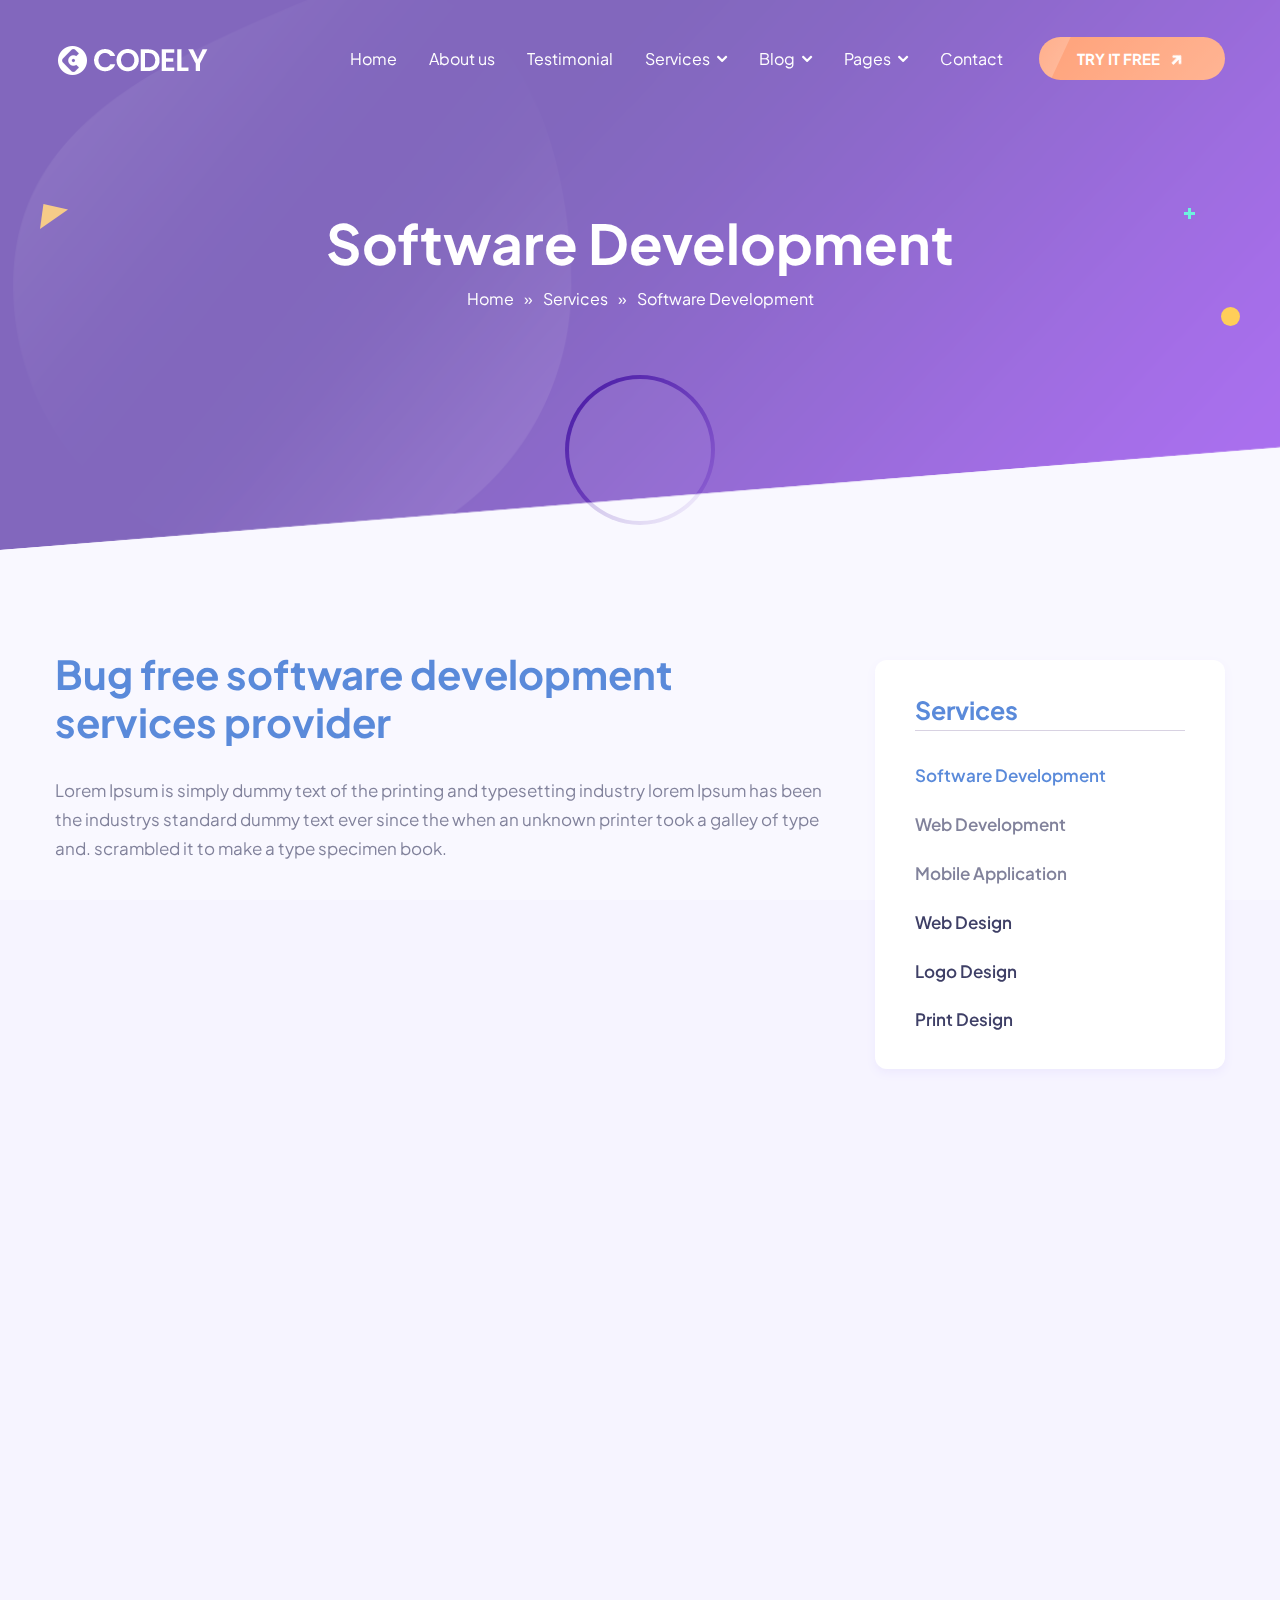
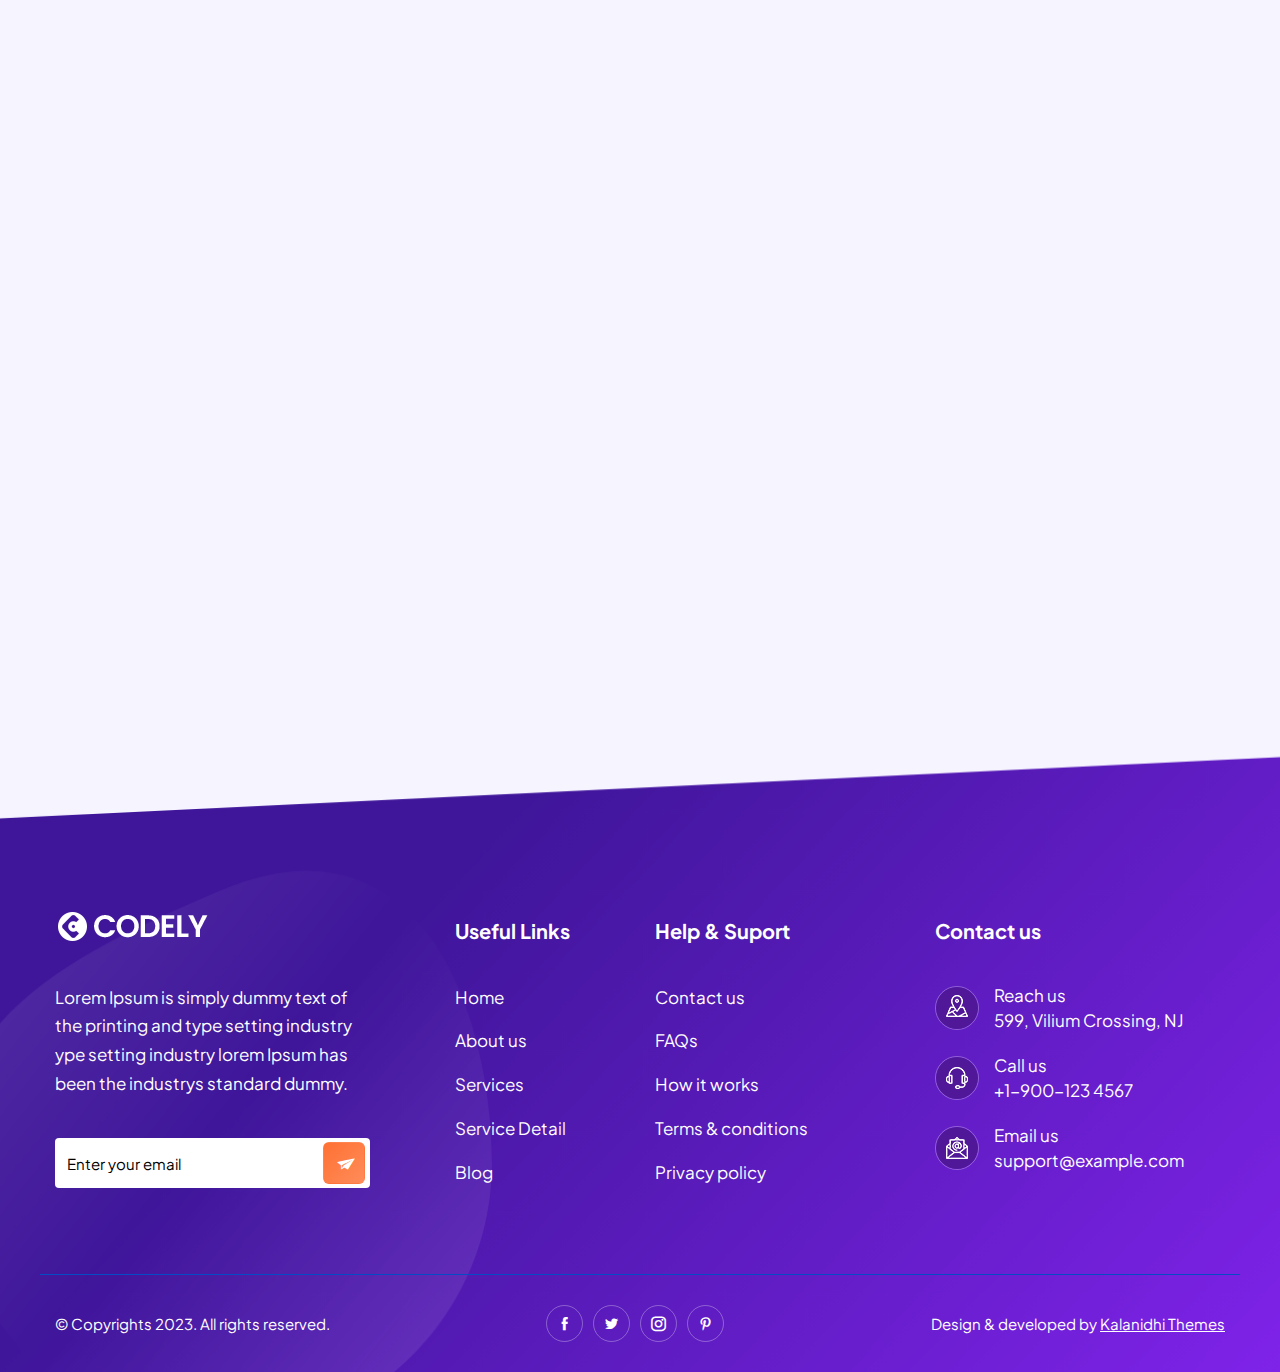
<file: service-detail.html>
<!DOCTYPE html>
<html lang="en">

<head>

  <meta charset="UTF-8">
  <meta http-equiv="X-UA-Compatible" content="IE=edge">
  <meta name="viewport" content="width=device-width, initial-scale=1.0">
  <title>Service Details</title>

  <!-- icofont-css-link -->
  <link rel="stylesheet" href="css/icofont.min.css">
  <!-- Owl-Carosal-Style-link -->
  <link rel="stylesheet" href="css/animate.min.css">
  <!-- Owl-Carosal-Style-link -->
  <link rel="stylesheet" href="css/owl.carousel.min.css">
  <!-- Bootstrap-Style-link -->
  <link rel="stylesheet" href="css/bootstrap.min.css">
  <!-- Aos-Style-link -->
  <link rel="stylesheet" href="css/aos.css">
  <!-- Coustome-Style-link -->
  <link rel="stylesheet" href="css/style.css">
  <!-- Responsive-Style-link -->
  <link rel="stylesheet" href="css/responsive.css">
  <!-- Favicon -->
  <link rel="shortcut icon" href="images/favicon.png" type="image/x-icon">

</head>

<body>


  <!-- Page-wrapper-Start -->
  <div class="page_wrapper">

    <!-- Preloader -->
    <div id="preloader">
      <!-- <div id="loader"></div> -->
      <div class="circle-border">
        <div class="circle-core"></div>
      </div>
    </div>

    <!-- Top Banner Start-->
    <div class="inner_page_block">

      <div class="banner_shapes">
        <div class="container">
          <span><img src="images/new/plus.svg" alt="image"></span>
          <span><img src="images/new/polygon.svg" alt="image"></span>
          <span><img src="images/new/round.svg" alt="image"></span>
        </div>
      </div>

      <!-- Header Start -->
      <header class="fixed">
        <!-- container start -->
        <div class="container">
          <!-- navigation bar -->
          <nav class="navbar navbar-expand-lg">
            <a class="navbar-brand" href="index.html">
              <img src="images/new/Logo.png" alt="image">
            </a>
            <button class="navbar-toggler" type="button" data-toggle="collapse" data-target="#navbarSupportedContent"
              aria-controls="navbarSupportedContent" aria-expanded="false" aria-label="Toggle navigation">
              <span class="navbar-toggler-icon">
                <!-- <i class="icofont-navigation-menu ico_menu"></i> -->
                <span class="toggle-wrap">
                  <span class="toggle-bar"></span>
                </span>
              </span>
            </button>

            <div class="collapse navbar-collapse" id="navbarSupportedContent">
              <ul class="navbar-nav ml-auto">
                <li class="nav-item active">
                  <a class="nav-link" href="index.html">Home</a>
                </li>
                <li class="nav-item">
                  <a class="nav-link" href="about-us.html">About us</a>
                </li>
                <li class="nav-item">
                  <a class="nav-link" href="testimonial.html">Testimonial</a>
                </li>
                <!-- secondery menu start -->
                <li class="nav-item has_dropdown">
                  <a class="nav-link" href="#">Services</a>
                  <span class="drp_btn"><i class="icofont-rounded-down"></i></span>
                  <div class="sub_menu">
                    <ul>
                      <li><a href="service-list-1.html">Service List 1</a></li>
                      <li><a href="service-list-2.html">Service List 2</a></li>
                      <li><a href="service-detail.html">Service Details </a></li>
                    </ul>
                  </div>
                </li>
                <li class="nav-item has_dropdown">
                  <a class="nav-link" href="#">Blog </a>
                  <span class="drp_btn"><i class="icofont-rounded-down"></i></span>
                  <div class="sub_menu">
                    <ul>
                      <li><a href="blog-list.html">Blog List</a></li>
                      <li><a href="blog-detail.html">Single Blog</a></li>
                    </ul>
                  </div>
                </li>
                <li class="nav-item has_dropdown">
                  <a class="nav-link" href="#">Pages </a>
                  <span class="drp_btn"><i class="icofont-rounded-down"></i></span>
                  <div class="sub_menu">
                    <ul>
                      <li><a href="pricing.html">Pricing </a></li>
                      <li><a href="sign-in.html">Sign In </a></li>
                      <li><a href="sign-up.html">Sign Up </a></li>
                      <li><a href="error.html">Error 404 </a></li>
                      <li><a href="faq.html">Faq </a></li>
                    </ul>
                  </div>
                </li>
                <!-- secondery menu end -->
                <li class="nav-item">
                  <a class="nav-link" href="contact-us.html">Contact</a>
                </li>
                <li class="nav-item">
                  <a class="nav-link dark_btn" href="contact-us.html">TRY IT FREE <i class="icofont-arrow-right"></i></a>
                </li>
              </ul>
            </div>
          </nav>
          <!-- navigation end -->
        </div>
        <!-- container end -->
      </header>

      <!-- Bread Crumb -->
      <div class="bread_crumb" data-aos="fade-in" data-aos-duration="2000" data-aos-delay="100">
        <div class="container">
          <div class="bred_text">
            <h1>Software Development</h1>
            <ul>
              <li><a href="index.html">Home</a></li>
              <li><span>»</span></li>
              <li><a href="service-list-1.html">Services</a></li>
              <li><span>»</span></li>
              <li><a href="service-detail.html">Software Development</a></li>
            </ul>
          </div>
        </div>
      </div>

    </div>
    <!-- Top Banner End-->

    <!-- Main Service Section Start-->
    <section class="service_detail_section">
      <div class="container">
        <div class="row">
          <div class="col-lg-8">
            <!-- Service Left Side -->
            <div class="service_left_side">
              <div class="section_title" data-aos="fade-up" data-aos-duration="2000">
                <h2>Bug free software development
                  services provider</h2>
                <p>Lorem Ipsum is simply dummy text of the printing and typesetting industry lorem Ipsum has been the
                  industrys standard dummy text ever since the when an unknown printer took a galley of type and.
                  scrambled it to make a type specimen book.</p>
              </div>
              <div class="img" data-aos="fade-up" data-aos-duration="2000">
                <img src="images/new/service-img.png" alt="image">
              </div>
              <h3 data-aos="fade-up" data-aos-duration="1500">Benifits of our services</h3>
              <p data-aos="fade-up" data-aos-duration="1500">Lorem Ipsum is simply dummy text of the printing and
                typesetting industry lorem Ipsum has been the
                industrys standard dummy text ever since the when an utext ever since the when an unknown printer took a
                galley of type and. scrambled it to make a type speci
                men book It has survived not only five centuries, but also the leap into electronic type
                setting, remaining essentially unchanged.
              </p>
              <ul class="list_block" data-aos="fade-up" data-aos-duration="1500">
                <li>
                  <h3>Carefully designed</h3>
                  <p>Lorem Ipsum is simply dummy text of the printing and typ esetting industry lorem Ipsum has.</p>
                </li>
                <li>
                  <h3>24/7 live support</h3>
                  <p>Lorem Ipsum is simply dummy text of the printing and typ esetting industry lorem Ipsum has.</p>
                </li>
                <li>
                  <h3>Expert developer</h3>
                  <p>Simply dummy text of the printing and typesetting inustry lorem Ipsum has Lorem dollar summit.</p>
                </li>
                <li>
                  <h3>Ontime delivery</h3>
                  <p>Simply dummy text of the printing and typesetting inustry lorem Ipsum has Lorem dollar summit.</p>
                </li>
              </ul>
              <h3 data-aos="fade-up" data-aos-duration="1500">How we build your software</h3>
              <p data-aos="fade-up" data-aos-duration="1500">Lorem Ipsum is simply dummy text of the printing and
                typesetting industry lorem Ipsum has been the
                industrys standard dummy text ever since the when an utext ever since the when an unknown printer took a
                galley of type and.</p>
            </div>
          </div>
          <div class="col-lg-4">
            <!-- Service Right Side -->
            <div class="service_right_side">
              <div class="service_list_panel" data-aos="fade-up" data-aos-duration="1500">
                <h3>Services</h3>
                <ul class="service_list">
                  <li><a href="service-detail.html" class="active">Software Development</a></li>
                  <li><a href="service-detail.html">Web Development</a></li>
                  <li><a href="service-detail.html">Mobile Application</a></li>
                  <li><a href="service-detail.html">Web Design</a></li>
                  <li><a href="service-detail.html">Logo Design</a></li>
                  <li><a href="service-detail.html">Print Design</a></li>
                </ul>
              </div>
              <!-- Contact Block -->
              <div class="side_contact_block" data-aos="fade-up" data-aos-duration="1500">
                <div class="icon"><i class="icofont-live-support"></i></div>
                <h3>Let’s work together</h3>
                <a href="contact-us.html" class="btn btn_main">CONTACT US <i class="icofont-arrow-right"></i></a>
                <p><a href="tel:1234567899"><i class="icofont-phone-circle"></i> +1 123 456 7890</a></p>
              </div>
              <div class="action_btn">
                <a href="images/pdf-brochure.pdf" target="blank" class="btn" data-aos="fade-up" data-aos-duration="1500">
                  <span><i class="icofont-file-pdf"></i> </span>
                  <p>Company Profile</p>
                </a>
                <a href="images/pdf-brochure.pdf" target="blank" class="btn" data-aos="fade-up" data-aos-duration="1500">
                  <span><i class="icofont-file-powerpoint"></i> </span>
                  <p>Download PPT</p>
                </a>
              </div>
            </div>
          </div>
        </div>
      </div>
    </section>
    <!-- Main Service Section End-->

    <!-- Need support Section Start -->
    <section class="need_section innerpage_needsection" data-aos="fade-in" data-aos-duration="1500"
      data-aos-delay="100">
      <div class="container">
        <div class="need_block">
          <div class="need_text">
            <div class="section_title">
              <h2>Need support ? contact our team</h2>
              <p><i class="icofont-clock-time"></i> Mon - Fri: 9 am to 5 am</p>
            </div>
          </div>
          <div class="need_action">
            <a href="tel:1234567899" class="btn"><i class="icofont-phone-circle"></i> +1 123 456 7890</a>
            <a href="faq.html" class="faq_btn">Read The FAQ </a>
          </div>
        </div>
      </div>
    </section>
    <!-- Need support Section End -->

    <!-- Footer-Section start -->
    <footer>
      <div class="top_footer" id="contact">
        <!-- container start -->
        <div class="container">
          <!-- row start -->
          <div class="row">
            <!-- footer link 1 -->
            <div class="col-lg-4 col-md-6 col-12">
              <div class="abt_side">
                <div class="logo"> <img src="images/new/Logo.png" alt="image"></div>
                <p>Lorem Ipsum is simply dummy text of the printing and type setting industry ype setting industry lorem
                  Ipsum has been the industrys standard dummy. </p>
                <div class="news_letter_block">
                  <form action="submit">
                    <div class="form-group">
                      <input type="email" placeholder="Enter your email" class="form-control">
                      <button class="btn"><i class="icofont-paper-plane"></i></button>
                    </div>
                  </form>
                </div>
              </div>
            </div>

            <!-- footer link 2 -->
            <div class="col-lg-2 col-md-6 col-12">
              <div class="links">
                <h3>Useful Links</h3>
                <ul>
                  <li><a href="index.html">Home</a></li>
                  <li><a href="about-us.html">About us</a></li>
                  <li><a href="service-list-1.html">Services</a></li>
                  <li><a href="service-detail.html">Service Detail</a></li>
                  <li><a href="blog-list.html">Blog</a></li>
                </ul>
              </div>
            </div>

            <!-- footer link 3 -->
            <div class="col-lg-3 col-md-6 col-12">
              <div class="links">
                <h3>Help & Suport</h3>
                <ul>
                  <li><a href="contact-us.html">Contact us</a></li>
                  <li><a href="faq.html">FAQs</a></li>
                  <li><a href="#">How it works</a></li>
                  <li><a href="#">Terms & conditions</a></li>
                  <li><a href="#">Privacy policy</a></li>
                </ul>
              </div>
            </div>

            <!-- footer link 4 -->
            <div class="col-lg-3 col-md-6 col-12">
              <div class="try_out">
                <h3>Contact us</h3>
                <ul>
                  <li>
                    <span class="icon">
                      <img src="images/new/contact_01.png" alt="image">
                    </span>
                    <div class="text">
                      <p>Reach us <br> 599, Vilium Crossing, NJ</p>
                    </div>
                  </li>
                  <li>
                    <span class="icon">
                      <img src="images/new/contact_02.png" alt="image">
                    </span>
                    <div class="text">
                      <p>Call us <a href="tel:+1-900-1234567">+1-900-123 4567</a></p>
                    </div>
                  </li>
                  <li>
                    <span class="icon">
                      <img src="images/new/contact_03.png" alt="image">
                    </span>
                    <div class="text">
                      <p>Email us <a href="mailto:support@example.com">support@example.com</a></p>
                    </div>
                  </li>
                </ul>
              </div>
            </div>
          </div>
          <!-- row end -->
        </div>
        <!-- container end -->
      </div>

      <!-- last footer -->
      <div class="bottom_footer">
        <!-- container start -->
        <div class="container">
          <!-- row start -->
          <div class="row">
            <div class="col-md-4">
              <p>© Copyrights 2023. All rights reserved.</p>
            </div>
            <div class="col-md-4">
              <ul class="social_media">
                <li><a href="#"><i class="icofont-facebook"></i></a></li>
                <li><a href="#"><i class="icofont-twitter"></i></a></li>
                <li><a href="#"><i class="icofont-instagram"></i></a></li>
                <li><a href="#"><i class="icofont-pinterest"></i></a></li>
              </ul>
            </div>
            <div class="col-md-4">
              <p class="developer_text">Design & developed by <a href="https://themeforest.net/user/kalanidhithemes" target="blank">Kalanidhi Themes</a></p>
            </div>
          </div>
          <!-- row end -->
        </div>
        <!-- container end -->
      </div>

      <!-- go top button -->
      <div class="go_top" id="Gotop">
        <span><i class="icofont-arrow-up"></i></span>
      </div>
    </footer>
    <!-- Footer-Section end -->

  </div>
  <!-- Page-wrapper-End -->

  <!-- Jquery-js-Link -->
  <script src="js/jquery.js"></script>
  <!-- owl-js-Link -->
  <script src="js/owl.carousel.min.js"></script>
  <!-- bootstrap-js-Link -->
  <script src="js/bootstrap.min.js"></script>
  <!-- aos-js-Link -->
  <script src="js/aos.js"></script>
  <!-- main-js-Link -->
  <script src="js/main.js"></script>


</body>

</html>
</file>
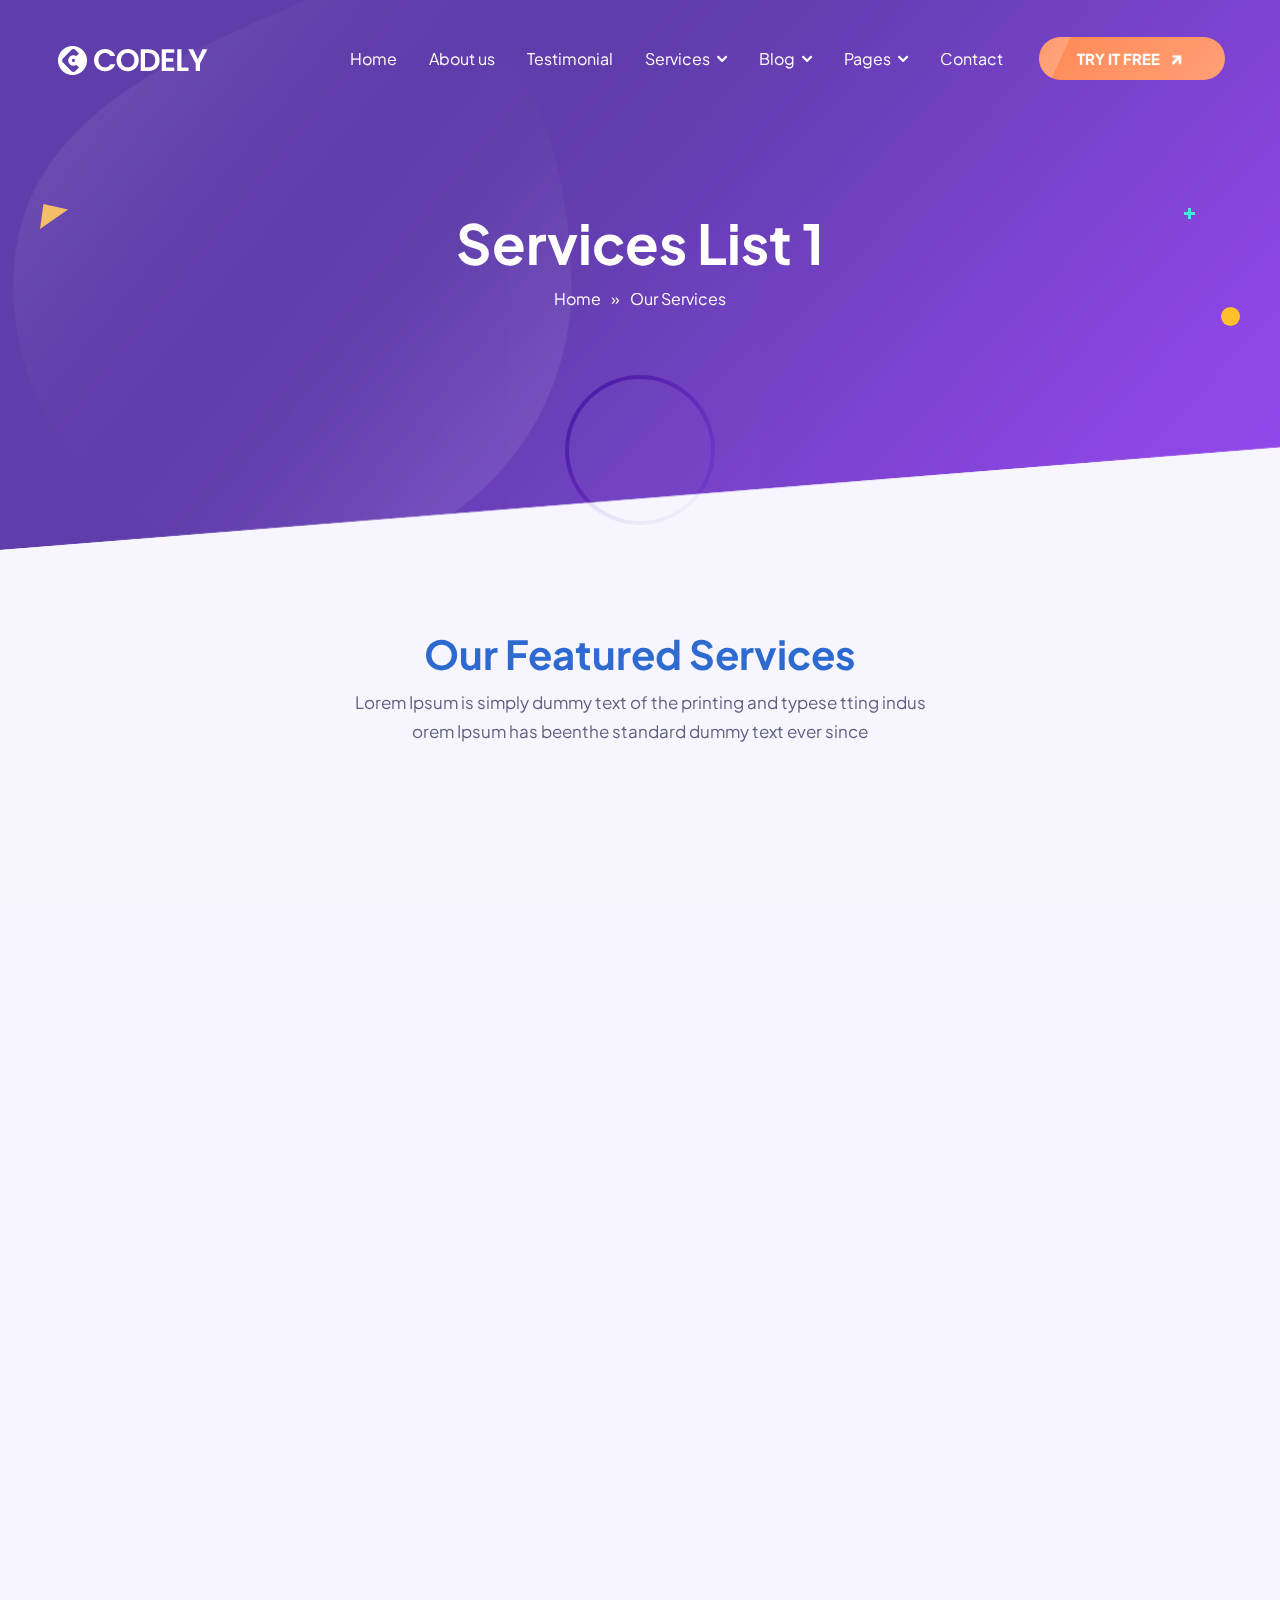
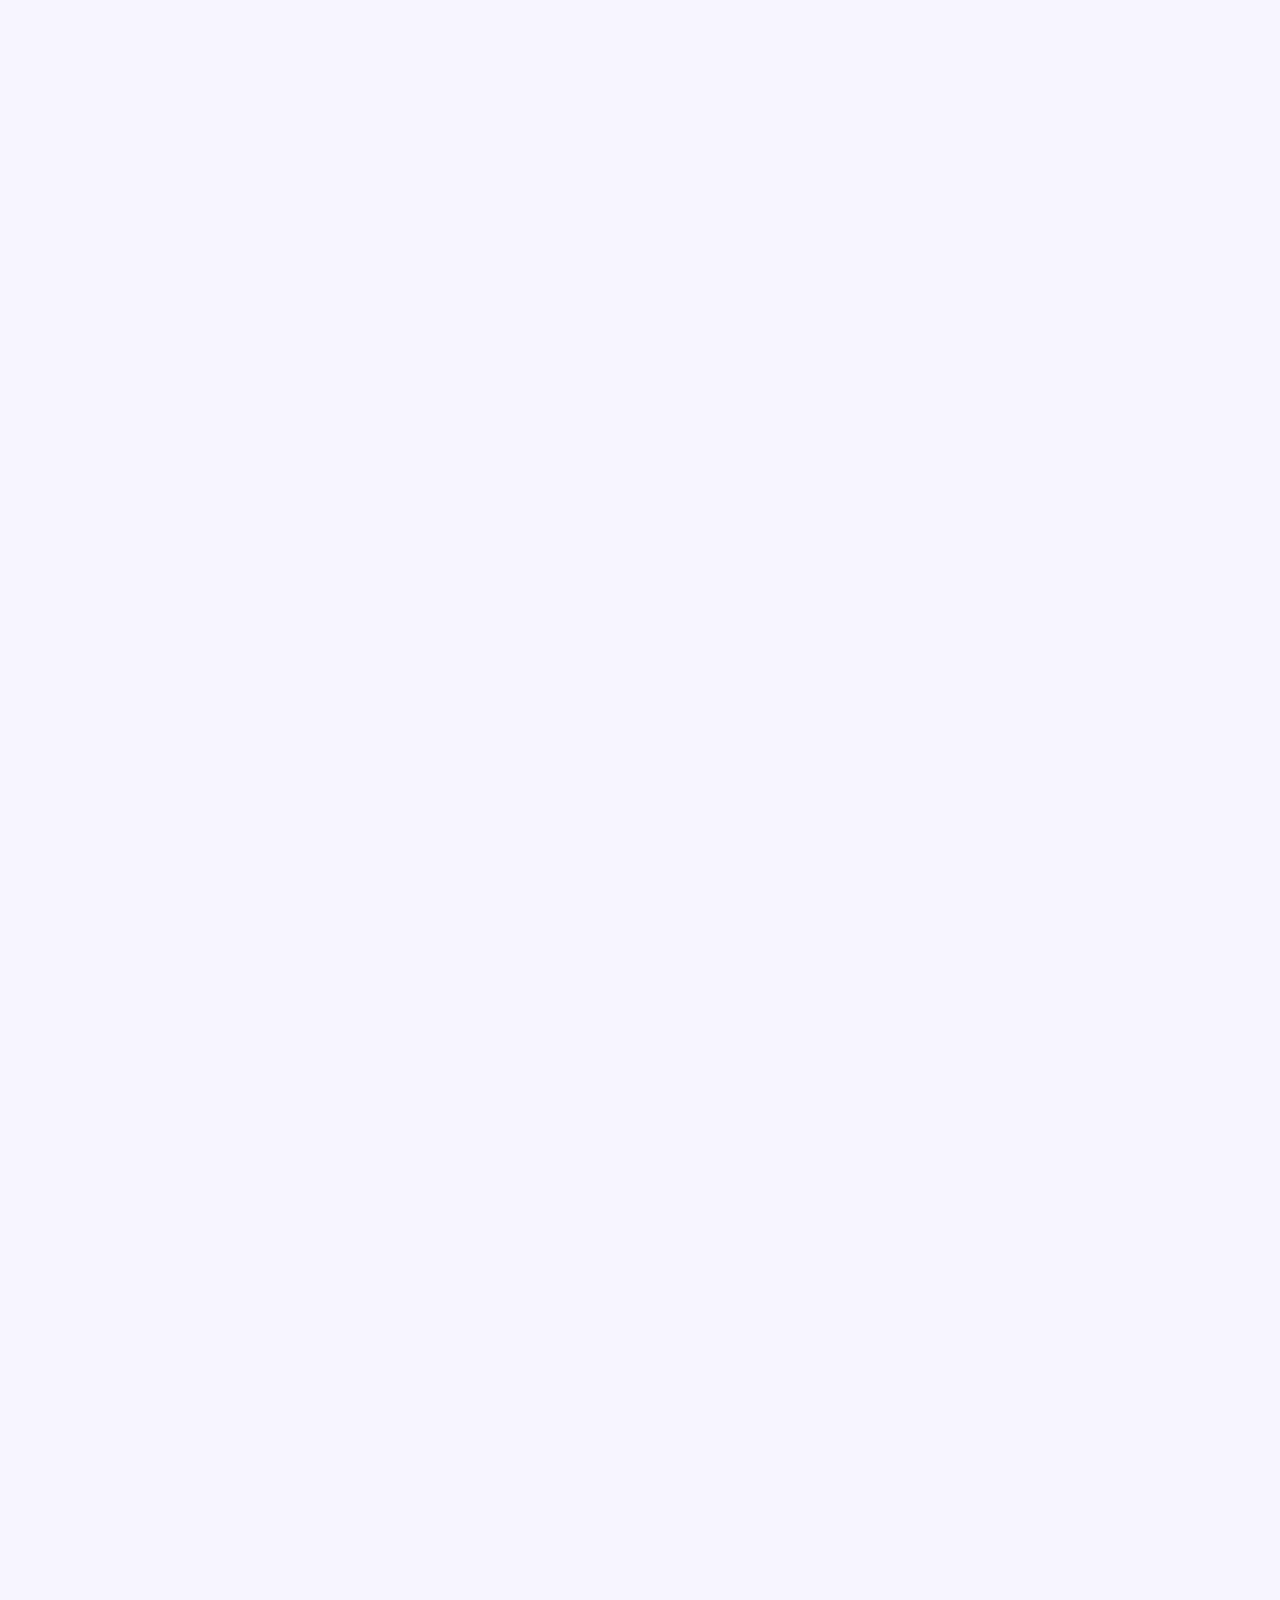
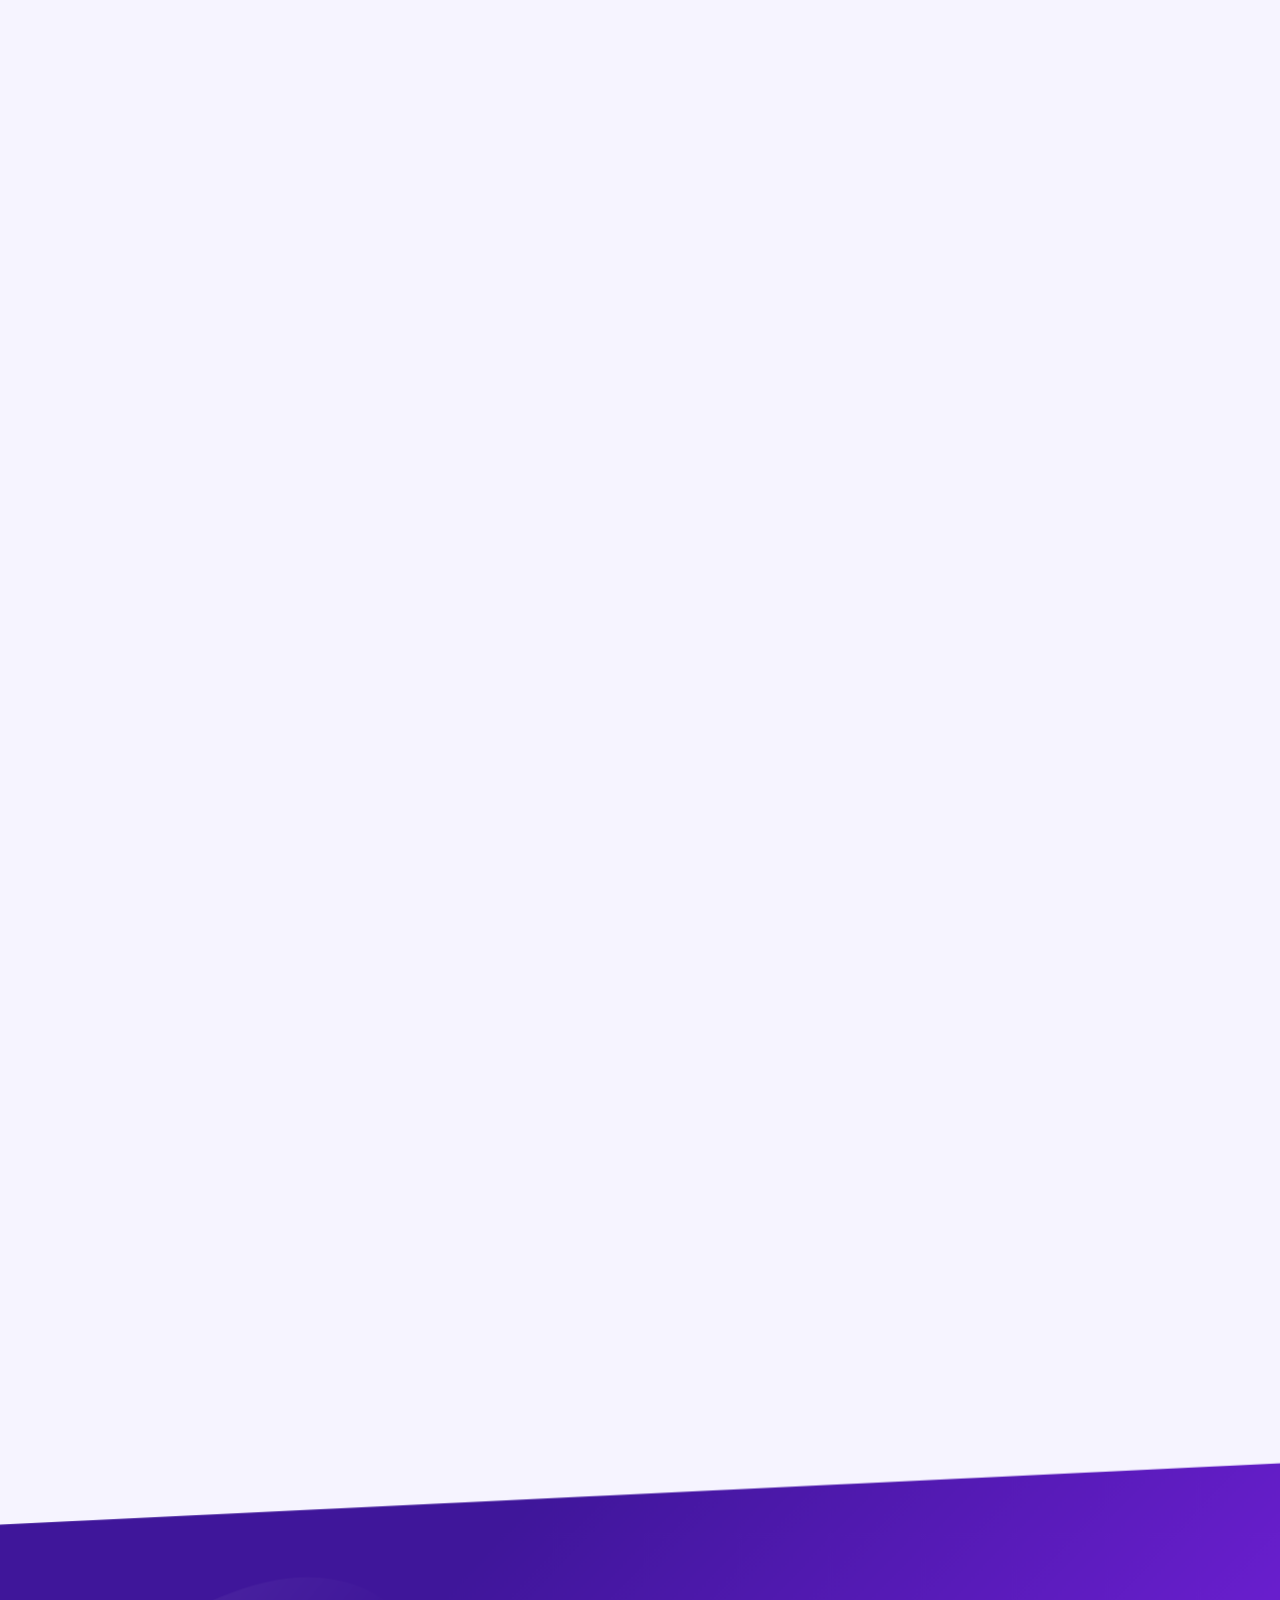
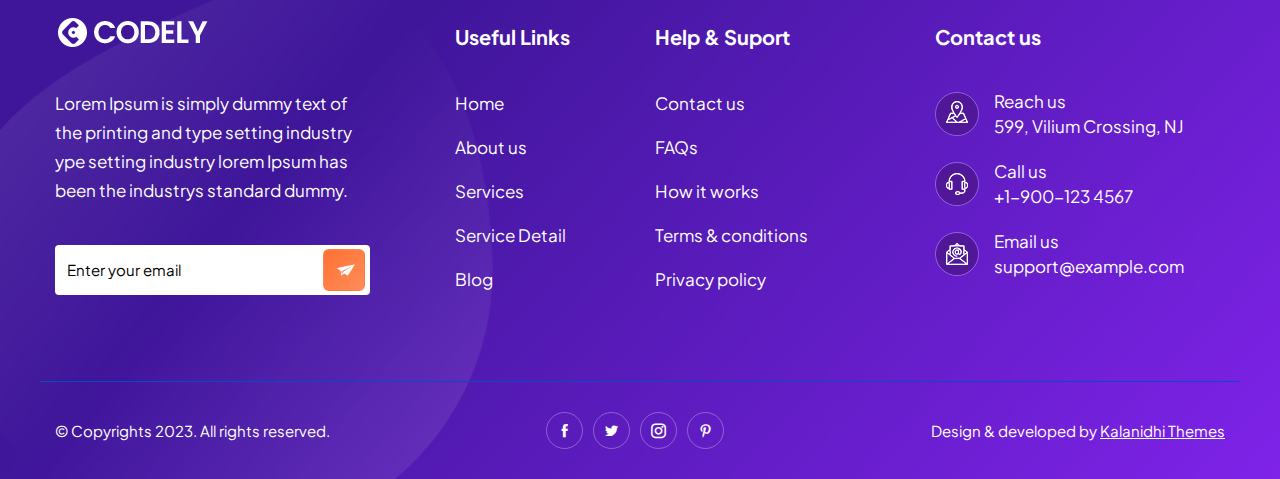
<file: service-list-1.html>
<!DOCTYPE html>
<html lang="en">

<head>

  <meta charset="UTF-8">
  <meta http-equiv="X-UA-Compatible" content="IE=edge">
  <meta name="viewport" content="width=device-width, initial-scale=1.0">
  <title>Service List 1</title>

  <!-- icofont-css-link -->
  <link rel="stylesheet" href="css/icofont.min.css">
  <!-- Owl-Carosal-Style-link -->
  <link rel="stylesheet" href="css/animate.min.css">
  <!-- Owl-Carosal-Style-link -->
  <link rel="stylesheet" href="css/owl.carousel.min.css">
  <!-- Bootstrap-Style-link -->
  <link rel="stylesheet" href="css/bootstrap.min.css">
  <!-- Aos-Style-link -->
  <link rel="stylesheet" href="css/aos.css">
  <!-- Coustome-Style-link -->
  <link rel="stylesheet" href="css/style.css">
  <!-- Responsive-Style-link -->
  <link rel="stylesheet" href="css/responsive.css">
  <!-- Favicon -->
  <link rel="shortcut icon" href="images/favicon.png" type="image/x-icon">

</head>

<body>


  <!-- Page-wrapper-Start -->
  <div class="page_wrapper">

    <!-- Preloader -->
    <div id="preloader">
      <!-- <div id="loader"></div> -->
      <div class="circle-border">
        <div class="circle-core"></div>
      </div>
    </div>

    <!-- Top Banner Start-->
    <div class="inner_page_block">

      <div class="banner_shapes">
        <div class="container">
          <span><img src="images/new/plus.svg" alt="image"></span>
          <span><img src="images/new/polygon.svg" alt="image"></span>
          <span><img src="images/new/round.svg" alt="image"></span>
        </div>
      </div>

      <!-- Header Start -->
      <header class="fixed">
        <!-- container start -->
        <div class="container">
          <!-- navigation bar -->
          <nav class="navbar navbar-expand-lg">
            <a class="navbar-brand" href="index.html">
              <img src="images/new/Logo.png" alt="image">
            </a>
            <button class="navbar-toggler" type="button" data-toggle="collapse" data-target="#navbarSupportedContent"
              aria-controls="navbarSupportedContent" aria-expanded="false" aria-label="Toggle navigation">
              <span class="navbar-toggler-icon">
                <!-- <i class="icofont-navigation-menu ico_menu"></i> -->
                <span class="toggle-wrap">
                  <span class="toggle-bar"></span>
                </span>
              </span>
            </button>

            <div class="collapse navbar-collapse" id="navbarSupportedContent">
              <ul class="navbar-nav ml-auto">
                <li class="nav-item active">
                  <a class="nav-link" href="index.html">Home</a>
                </li>
                <li class="nav-item">
                  <a class="nav-link" href="about-us.html">About us</a>
                </li>
                <li class="nav-item">
                  <a class="nav-link" href="testimonial.html">Testimonial</a>
                </li>
                <!-- secondery menu start -->
                <li class="nav-item has_dropdown">
                  <a class="nav-link" href="#">Services</a>
                  <span class="drp_btn"><i class="icofont-rounded-down"></i></span>
                  <div class="sub_menu">
                    <ul>
                      <li><a href="service-list-1.html">Service List 1</a></li>
                      <li><a href="service-list-2.html">Service List 2</a></li>
                      <li><a href="service-detail.html">Service Details </a></li>
                    </ul>
                  </div>
                </li>
                <li class="nav-item has_dropdown">
                  <a class="nav-link" href="#">Blog </a>
                  <span class="drp_btn"><i class="icofont-rounded-down"></i></span>
                  <div class="sub_menu">
                    <ul>
                      <li><a href="blog-list.html">Blog List</a></li>
                      <li><a href="blog-detail.html">Single Blog</a></li>
                    </ul>
                  </div>
                </li>
                <li class="nav-item has_dropdown">
                  <a class="nav-link" href="#">Pages </a>
                  <span class="drp_btn"><i class="icofont-rounded-down"></i></span>
                  <div class="sub_menu">
                    <ul>
                      <li><a href="pricing.html">Pricing </a></li>
                      <li><a href="sign-in.html">Sign In </a></li>
                      <li><a href="sign-up.html">Sign Up </a></li>
                      <li><a href="error.html">Error 404 </a></li>
                      <li><a href="faq.html">Faq </a></li>
                    </ul>
                  </div>
                </li>
                <!-- secondery menu end -->
                <li class="nav-item">
                  <a class="nav-link" href="contact-us.html">Contact</a>
                </li>
                <li class="nav-item">
                  <a class="nav-link dark_btn" href="contact-us.html">TRY IT FREE <i class="icofont-arrow-right"></i></a>
                </li>
              </ul>
            </div>
          </nav>
          <!-- navigation end -->
        </div>
        <!-- container end -->
      </header>

      <!-- Bread Crumb -->
      <div class="bread_crumb" data-aos="fade-in" data-aos-duration="2000" data-aos-delay="100">
        <div class="container">
          <div class="bred_text">
            <h1>Services List 1</h1>
            <ul>
              <li><a href="index.html">Home</a></li>
              <li><span>»</span></li>
              <li><a href="service-list-1.html">Our Services</a></li>
            </ul>
          </div>
        </div>
      </div>

    </div>
    <!-- Top Banner End-->

    <!-- service list Start -->
    <section class="row_am service_list_section">
      <div class="container">
        <div class="section_title" data-aos="fade-up" data-aos-duration="1500" data-aos-delay="100">
          <!-- h2 -->
          <h2>Our Featured Services </h2>
          <!-- p -->
          <p>Lorem Ipsum is simply dummy text of the printing and typese tting indus <br> orem Ipsum has beenthe
            standard dummy text ever since</p>
        </div>
        
        <div class="service_list_inner" data-aos="fade-up" data-aos-duration="2000" data-aos-delay="100">
          <!-- card -->
          <div class="s_list_card">
            <div class="icons">
              <img src="images/new/service-1.svg" alt="image">
              <div class="dot_block">
                <span class="dot_anim"></span>
                <span class="dot_anim"></span>
                <span class="dot_anim"></span>
              </div>
            </div>
            <div class="inner_text">
              <h3>Software Development</h3>
              <p>Lorem Ipsum is simply dummy text ofthe printing and type setting indus ideas orem Ipsum has beenthe.
              </p>
              <a href="service-detail.html" class="btn text_btn">DISCOVER MORE <i class="icofont-arrow-right"></i></a>
            </div>
          </div>
          <!-- card -->
          <div class="s_list_card">
            <div class="icons">
              <img src="images/new/service-2.svg" alt="image">
              <div class="dot_block">
                <span class="dot_anim"></span>
                <span class="dot_anim"></span>
                <span class="dot_anim"></span>
              </div>
            </div>
            <div class="inner_text">
              <h3>Maintenance</h3>
              <p>Lorem Ipsum is simply dummy text ofthe printing and type setting indus ideas orem Ipsum has beenthe.
              </p>
              <a href="service-detail.html" class="btn text_btn">DISCOVER MORE <i class="icofont-arrow-right"></i></a>
            </div>
          </div>
          <!-- card -->
          <div class="s_list_card">
            <div class="icons">
              <img src="images/new/service-3.svg" alt="image">
              <div class="dot_block">
                <span class="dot_anim"></span>
                <span class="dot_anim"></span>
                <span class="dot_anim"></span>
              </div>
            </div>
            <div class="inner_text">
              <h3>Bug Solving</h3>
              <p>Lorem Ipsum is simply dummy text ofthe printing and type setting indus ideas orem Ipsum has beenthe.
              </p>
              <a href="service-detail.html" class="btn text_btn">DISCOVER MORE <i class="icofont-arrow-right"></i></a>
            </div>
          </div>
        </div>

        <div class="service_list_inner" data-aos="fade-up" data-aos-duration="2000" data-aos-delay="100">
          <!-- card -->
          <div class="s_list_card">
            <div class="icons">
              <img src="images/new/service-4.svg" alt="image">
              <div class="dot_block">
                <span class="dot_anim"></span>
                <span class="dot_anim"></span>
                <span class="dot_anim"></span>
              </div>
            </div>
            <div class="inner_text">
              <h3>Customized Solution</h3>
              <p>Lorem Ipsum is simply dummy text ofthe printing and type setting indus ideas orem Ipsum has beenthe.
              </p>
              <a href="service-detail.html" class="btn text_btn">DISCOVER MORE <i class="icofont-arrow-right"></i></a>
            </div>
          </div>
          <!-- card -->
          <div class="s_list_card">
            <div class="icons">
              <img src="images/new/service-5.svg" alt="image">
              <div class="dot_block">
                <span class="dot_anim"></span>
                <span class="dot_anim"></span>
                <span class="dot_anim"></span>
              </div>
            </div>
            <div class="inner_text">
              <h3>UI/UX Design</h3>
              <p>Lorem Ipsum is simply dummy text ofthe printing and type setting indus ideas orem Ipsum has beenthe.
              </p>
              <a href="service-detail.html" class="btn text_btn">DISCOVER MORE <i class="icofont-arrow-right"></i></a>
            </div>
          </div>
          <!-- card -->
          <div class="s_list_card">
            <div class="icons">
              <img src="images/new/service-6.svg" alt="image">
              <div class="dot_block">
                <span class="dot_anim"></span>
                <span class="dot_anim"></span>
                <span class="dot_anim"></span>
              </div>
            </div>
            <div class="inner_text">
              <h3>24/7 Free Support</h3>
              <p>Lorem Ipsum is simply dummy text ofthe printing and type setting indus ideas orem Ipsum has beenthe.
              </p>
              <a href="service-detail.html" class="btn text_btn">DISCOVER MORE <i class="icofont-arrow-right"></i></a>
            </div>
          </div>
        </div>


      </div>
    </section>
    <!-- service list End -->

    <!-- Why choose Section Strat -->
    <section class="row_am why_choose_section">
      <div class="container">
        <div class="row">
          <div class="col-md-6">
            <div class="why_choose_text" data-aos="fade-in" data-aos-duration="2000" data-aos-delay="100">
              <div class="section_title">
                <h2>Why you should choose Codely ?</h2>
                <p>Lorem Ipsum is simply dummy text of the printing and types
                  etting industry lorem Ipsum has been the indu has been the industrys standard dummy text ever since
                  the when an unknown printer took a galley of type and.</p>
              </div>
              <ul data-aos="fade-up" data-aos-duration="2000">
                <li> <i class="icofont-check-circled"></i> Lorem Ipsum is simply dummy </li>
                <li> <i class="icofont-check-circled"></i> Text of the printing and typesetting industry </li>
                <li> <i class="icofont-check-circled"></i> Ipsum has been the industrys standard  </li>
                <li> <i class="icofont-check-circled"></i> Dummy text ever since the when </li>
              </ul>
              
            </div>
          </div>
          <div class="col-md-6">
            <div class="solution_image" data-aos="fade-in" data-aos-duration="2000" data-aos-delay="100">
              <img src="images/new/why-choose.png" alt="image">
            </div>
          </div>
        </div>
      </div>
    </section>
    <!-- Why choose Section End -->

    <!-- What our customer says Section Start -->
    <section class="customer_section">
      <div class="coustomer_block" data-aos="fade-up" data-aos-duration="1000">
        <div class="section_title" data-aos="fade-in" data-aos-duration="1000">
          <h2>What our customer says</h2>
          <p>Lorem Ipsum is simply dummy text of the printing and typese tting indus orem Ipsum has beenthe standard
            dummy text ever since.</p>
        </div>
        <div id="coustomer_slider" class="owl-carousel owl-theme" data-aos="fade-in" data-aos-duration="1000">
          <div class="item">
            <div class="coustomer_slide_block">
              <div class="coustomer_img">
                <img src="images/new/testimonial-01.png" alt="image">
              </div>
              <div class="coustomer_review">
                <div class="rating">
                  <span><i class="icofont-star"></i></span>
                  <span><i class="icofont-star"></i></span>
                  <span><i class="icofont-star"></i></span>
                  <span><i class="icofont-star"></i></span>
                  <span><i class="icofont-star"></i></span>
                </div>
                <p>Lorem Ipsum is simply dummy text of the print ing and typese tting us orem Ipsum has been lorem
                  beenthe standar ddummy Lorem Ipsum is simply mmy text of the print ing and typese tting us orem Ipsum
                  has lorem Ipsum has lorem beenthe standar ddummy. </p>
                <h3 class="coustomer_name">Shayna John</h3>
                <span class="desiganation">Careative inc</span>
              </div>
            </div>
          </div>

          <div class="item">
            <div class="coustomer_slide_block">
              <div class="coustomer_img">
                <img src="images/new/testimonial-02.png" alt="image">
              </div>
              <div class="coustomer_review">
                <div class="rating">
                  <span><i class="icofont-star"></i></span>
                  <span><i class="icofont-star"></i></span>
                  <span><i class="icofont-star"></i></span>
                  <span><i class="icofont-star"></i></span>
                  <span><i class="icofont-star"></i></span>
                </div>
                <p>Lorem Ipsum is simply dummy text of the print ing and typese tting us orem Ipsum has been lorem
                  beenthe standar ddummy Lorem Ipsum is simply mmy text of the print ing and typese tting us orem Ipsum
                  has lorem Ipsum has lorem beenthe standar ddummy. </p>
                <h3 class="coustomer_name">Wilium Smith</h3>
                <span class="desiganation">Fish Kreativ</span>
              </div>
            </div>
          </div>

          <div class="item">
            <div class="coustomer_slide_block">
              <div class="coustomer_img">
                <img src="images/new/testimonial-03.png" alt="image">
              </div>
              <div class="coustomer_review">
                <div class="rating">
                  <span><i class="icofont-star"></i></span>
                  <span><i class="icofont-star"></i></span>
                  <span><i class="icofont-star"></i></span>
                  <span><i class="icofont-star"></i></span>
                  <span><i class="icofont-star"></i></span>
                </div>
                <p>Lorem Ipsum is simply dummy text of the print ing and typese tting us orem Ipsum has been lorem
                  beenthe standar ddummy Lorem Ipsum is simply mmy text of the print ing and typese tting us orem Ipsum
                  has lorem Ipsum has lorem beenthe standar ddummy. </p>
                <h3 class="coustomer_name">John Doe</h3>
                <span class="desiganation">Digital People</span>
              </div>
            </div>
          </div>

        </div>
      </div>
      <div class="review_summery" data-aos="fade-up" data-aos-duration="1500" data-aos-delay="100">
        <div class="rating">
          <span><i class="icofont-star"></i></span>
          <span><i class="icofont-star"></i></span>
          <span><i class="icofont-star"></i></span>
          <span><i class="icofont-star"></i></span>
          <span><i class="icofont-star"></i></span>
        </div>
        <p><span>5.0 / 5.0 -</span> <a href="testimonial.html">3689 Total User Reviews <i class="icofont-arrow-right"></i></a></p>
      </div>
    </section>

    <!-- Pricing-Section -->
    <section class="row_am pricing_section service_list_ps" id="pricing" data-aos="fade-in" data-aos-duration="1000">
      <!-- container start -->
      <div class="container">
        <div class="section_title" data-aos="fade-up" data-aos-duration="1500" data-aos-delay="300">
          <h2>Best plans, pay what you use</h2>
          <p>Lorem Ipsum is simply dummy text of the printing and typese tting indus <br> orem Ipsum has beenthe
            standard dummy text ever since.</p>
        </div>
        <!-- toggle button -->
        <div class="toggle_block" data-aos="fade-up" data-aos-duration="1500">
          <span class="month active">Monthly</span>
          <div class="tog_block">
            <span class="tog_btn"></span>
          </div>
          <span class="years">Yearly</span>
          <span class="offer">50% off</span>
        </div>

        <!-- pricing box  monthly start -->
        <div class="pricing_pannel monthly_plan active" data-aos="fade-up" data-aos-duration="1500">
          <!-- row start -->
          <div class="row">
            <!-- pricing box 1 -->
            <div class="col-md-4">
              <div class="pricing_block">
                <div class="icon">
                  <img src="images/new/Free-Trial-01.svg" alt="image">
                  <div class="dot_block">
                    <span class="dot_anim"></span>
                    <span class="dot_anim"></span>
                    <span class="dot_anim"></span>
                  </div>
                </div>
                <div class="pkg_name">
                  <h3>Free Trial</h3>
                  <span>For the basics</span>
                </div>
                <span class="price">$0<span>/Month</span></span>
                <ul class="benifits">
                  <li class="include">
                    <p><i class="icofont-check-circled"></i>7 Days free trial</p>
                  </li>
                  <li class="include">
                    <p><i class="icofont-check-circled"></i>2 platform of your choice</p>
                  </li>
                  <li class="include">
                    <p><i class="icofont-check-circled"></i>10 GB Dedicated Hosting free</p>
                  </li>
                  <li class="exclude">
                    <p><i class="icofont-close-circled"></i>Unlimited updates</p>
                  </li>
                  <li class="exclude">
                    <p><i class="icofont-close-circled"></i>Live support</p>
                  </li>
                </ul>
                <a href="#" class="btn btn_main">BUY NOW <i class="icofont-arrow-right"></i></a>
              </div>
            </div>

            <!-- pricing box 2 -->
            <div class="col-md-4">
              <div class="pricing_block highlited_block">
                <div class="icon">
                  <img src="images/new/unlimited.png" alt="image">
                  <div class="dot_block">
                    <span class="dot_anim"></span>
                    <span class="dot_anim"></span>
                    <span class="dot_anim"></span>
                  </div>
                </div>
                <div class="pkg_name">
                  <h3>Unlimited</h3>
                  <span>For the professionals</span>
                </div>
                <span class="price">$99<span>/Month</span></span>
                <ul class="benifits">
                  <li class="include">
                    <p><i class="icofont-check-circled"></i>7 Days free trial</p>
                  </li>
                  <li class="include">
                    <p><i class="icofont-check-circled"></i>2 platform of your choice</p>
                  </li>
                  <li class="include">
                    <p><i class="icofont-check-circled"></i>10 GB Dedicated Hosting free</p>
                  </li>
                  <li class="include">
                    <p><i class="icofont-check-circled"></i>Unlimited updates</p>
                  </li>
                  <li class="include">
                    <p><i class="icofont-check-circled"></i>Live support</p>
                  </li>
                </ul>
                <a href="#" class="btn btn_main">BUY NOW <i class="icofont-arrow-right"></i></a>
              </div>
            </div>

            <!-- pricing box 3 -->
            <div class="col-md-4">
              <div class="pricing_block">
                <div class="icon">
                  <img src="images/new/Premium.svg" alt="image">
                  <div class="dot_block">
                    <span class="dot_anim"></span>
                    <span class="dot_anim"></span>
                    <span class="dot_anim"></span>
                  </div>
                </div>
                <div class="pkg_name">
                  <h3>Premium</h3>
                  <span>For small team</span>
                </div>
                <span class="price">$55<span>/Month</span></span>
                <ul class="benifits">
                  <li class="include">
                    <p><i class="icofont-check-circled"></i>7 Days free trial</p>
                  </li>
                  <li class="include">
                    <p><i class="icofont-check-circled"></i>2 platform of your choice</p>
                  </li>
                  <li class="include">
                    <p><i class="icofont-check-circled"></i>10 GB Dedicated Hosting free</p>
                  </li>
                  <li class="include">
                    <p><i class="icofont-check-circled"></i>Unlimited updates</p>
                  </li>
                  <li class="exclude">
                    <p><i class="icofont-close-circled"></i>Live support</p>
                  </li>
                </ul>
                <a href="#" class="btn btn_main">BUY NOW <i class="icofont-arrow-right"></i></a>
              </div>
            </div>
          </div>
          <!-- row end -->
        </div>
        <!-- pricing box monthly end -->

        <!-- pricing box yearly start -->
        <div class="pricing_pannel yearly_plan" data-aos="fade-up" data-aos-duration="1500">
          <div class="row">

            <!-- pricing box 1 -->
            <div class="col-md-4">
              <div class="pricing_block">
                <div class="icon">
                  <img src="images/new/Free-Trial-01.svg" alt="image">
                  <div class="dot_block">
                    <span class="dot_anim"></span>
                    <span class="dot_anim"></span>
                    <span class="dot_anim"></span>
                  </div>
                </div>
                <div class="pkg_name">
                  <h3>Free Trial</h3>
                  <span>For the basics</span>
                </div>
                <span class="price">$0<span>/Year</span></span>
                <ul class="benifits">
                  <li class="include">
                    <p><i class="icofont-check-circled"></i>7 Days free trial</p>
                  </li>
                  <li class="include">
                    <p><i class="icofont-check-circled"></i>2 platform of your choice</p>
                  </li>
                  <li class="include">
                    <p><i class="icofont-check-circled"></i>10 GB Dedicated Hosting free</p>
                  </li>
                  <li class="exclude">
                    <p><i class="icofont-close-circled"></i>Unlimited updates</p>
                  </li>
                  <li class="exclude">
                    <p><i class="icofont-close-circled"></i>Live support</p>
                  </li>
                </ul>
                <a href="#" class="btn btn_main">BUY NOW <i class="icofont-arrow-right"></i></a>
              </div>
            </div>

            <!-- pricing box 2 -->
            <div class="col-md-4">
              <div class="pricing_block highlited_block">
                <div class="icon">
                  <img src="images/new/unlimited.png" alt="image">
                  <div class="dot_block">
                    <span class="dot_anim"></span>
                    <span class="dot_anim"></span>
                    <span class="dot_anim"></span>
                  </div>
                </div>
                <div class="pkg_name">
                  <h3>Unlimited</h3>
                  <span>For the professionals</span>
                </div>
                <span class="price">$999<span>/Year</span></span>
                <ul class="benifits">
                  <li class="include">
                    <p><i class="icofont-check-circled"></i>7 Days free trial</p>
                  </li>
                  <li class="include">
                    <p><i class="icofont-check-circled"></i>2 platform of your choice</p>
                  </li>
                  <li class="include">
                    <p><i class="icofont-check-circled"></i>10 GB Dedicated Hosting free</p>
                  </li>
                  <li class="include">
                    <p><i class="icofont-check-circled"></i>Unlimited updates</p>
                  </li>
                  <li class="include">
                    <p><i class="icofont-check-circled"></i>Live support</p>
                  </li>
                </ul>
                <a href="#" class="btn btn_main">BUY NOW <i class="icofont-arrow-right"></i></a>
              </div>
            </div>

            <!-- pricing box 3 -->
            <div class="col-md-4">
              <div class="pricing_block">
                <div class="icon">
                  <img src="images/new/Premium.svg" alt="image">
                  <div class="dot_block">
                    <span class="dot_anim"></span>
                    <span class="dot_anim"></span>
                    <span class="dot_anim"></span>
                  </div>
                </div>
                <div class="pkg_name">
                  <h3>Premium</h3>
                  <span>For small team</span>
                </div>
                <span class="price">$555<span>/Year</span></span>
                <ul class="benifits">
                  <li class="include">
                    <p><i class="icofont-check-circled"></i>7 Days free trial</p>
                  </li>
                  <li class="include">
                    <p><i class="icofont-check-circled"></i>2 platform of your choice</p>
                  </li>
                  <li class="include">
                    <p><i class="icofont-check-circled"></i>10 GB Dedicated Hosting free</p>
                  </li>
                  <li class="include">
                    <p><i class="icofont-check-circled"></i>Unlimited updates</p>
                  </li>
                  <li class="exclude">
                    <p><i class="icofont-close-circled"></i>Live support</p>
                  </li>
                </ul>
                <a href="#" class="btn btn_main">BUY NOW <i class="icofont-arrow-right"></i></a>
              </div>
            </div>

          </div>
        </div>
      </div>
      <!-- container start end -->
    </section>
    <!-- Pricing-Section end -->

    <!-- Need support Section Start -->
    <section class="need_section innerpage_needsection" data-aos="fade-in" data-aos-duration="1500"
      data-aos-delay="100">
      <div class="container">
        <div class="need_block">
          <div class="need_text">
            <div class="section_title">
              <h2>Need support ? contact our team</h2>
              <p><i class="icofont-clock-time"></i> Mon - Fri: 9 am to 5 am</p>
            </div>
          </div>
          <div class="need_action">
            <a href="tel:1234567899" class="btn"><i class="icofont-phone-circle"></i> +1 123 456 7890</a>
            <a href="faq.html" class="faq_btn">Read The FAQ </a>
          </div>
        </div>
      </div>
    </section>
    <!-- Need support Section End -->

    <!-- Footer-Section start -->
    <footer>
      <div class="top_footer" id="contact">
        <!-- container start -->
        <div class="container">
          <!-- row start -->
          <div class="row">
            <!-- footer link 1 -->
            <div class="col-lg-4 col-md-6 col-12">
              <div class="abt_side">
                <div class="logo"> <img src="images/new/Logo.png" alt="image"></div>
                <p>Lorem Ipsum is simply dummy text of the printing and type setting industry ype setting industry lorem
                  Ipsum has been the industrys standard dummy. </p>
                <div class="news_letter_block">
                  <form action="submit">
                    <div class="form-group">
                      <input type="email" placeholder="Enter your email" class="form-control">
                      <button class="btn"><i class="icofont-paper-plane"></i></button>
                    </div>
                  </form>
                </div>
              </div>
            </div>

            <!-- footer link 2 -->
            <div class="col-lg-2 col-md-6 col-12">
              <div class="links">
                <h3>Useful Links</h3>
                <ul>
                  <li><a href="index.html">Home</a></li>
                  <li><a href="about-us.html">About us</a></li>
                  <li><a href="service-list-1.html">Services</a></li>
                  <li><a href="service-detail.html">Service Detail</a></li>
                  <li><a href="blog-list.html">Blog</a></li>
                </ul>
              </div>
            </div>

            <!-- footer link 3 -->
            <div class="col-lg-3 col-md-6 col-12">
              <div class="links">
                <h3>Help & Suport</h3>
                <ul>
                  <li><a href="contact-us.html">Contact us</a></li>
                  <li><a href="faq.html">FAQs</a></li>
                  <li><a href="#">How it works</a></li>
                  <li><a href="#">Terms & conditions</a></li>
                  <li><a href="#">Privacy policy</a></li>
                </ul>
              </div>
            </div>

            <!-- footer link 4 -->
            <div class="col-lg-3 col-md-6 col-12">
              <div class="try_out">
                <h3>Contact us</h3>
                <ul>
                  <li>
                    <span class="icon">
                      <img src="images/new/contact_01.png" alt="image">
                    </span>
                    <div class="text">
                      <p>Reach us <br> 599, Vilium Crossing, NJ</p>
                    </div>
                  </li>
                  <li>
                    <span class="icon">
                      <img src="images/new/contact_02.png" alt="image">
                    </span>
                    <div class="text">
                      <p>Call us <a href="tel:+1-900-1234567">+1-900-123 4567</a></p>
                    </div>
                  </li>
                  <li>
                    <span class="icon">
                      <img src="images/new/contact_03.png" alt="image">
                    </span>
                    <div class="text">
                      <p>Email us <a href="mailto:support@example.com">support@example.com</a></p>
                    </div>
                  </li>
                </ul>
              </div>
            </div>
          </div>
          <!-- row end -->
        </div>
        <!-- container end -->
      </div>

      <!-- last footer -->
      <div class="bottom_footer">
        <!-- container start -->
        <div class="container">
          <!-- row start -->
          <div class="row">
            <div class="col-md-4">
              <p>© Copyrights 2023. All rights reserved.</p>
            </div>
            <div class="col-md-4">
              <ul class="social_media">
                <li><a href="#"><i class="icofont-facebook"></i></a></li>
                <li><a href="#"><i class="icofont-twitter"></i></a></li>
                <li><a href="#"><i class="icofont-instagram"></i></a></li>
                <li><a href="#"><i class="icofont-pinterest"></i></a></li>
              </ul>
            </div>
            <div class="col-md-4">
              <p class="developer_text">Design & developed by <a href="https://themeforest.net/user/kalanidhithemes" target="blank">Kalanidhi Themes</a></p>
            </div>
          </div>
          <!-- row end -->
        </div>
        <!-- container end -->
      </div>

      <!-- go top button -->
      <div class="go_top" id="Gotop">
        <span><i class="icofont-arrow-up"></i></span>
      </div>
    </footer>
    <!-- Footer-Section end -->

  </div>
  <!-- Page-wrapper-End -->

  <!-- Jquery-js-Link -->
  <script src="js/jquery.js"></script>
  <!-- owl-js-Link -->
  <script src="js/owl.carousel.min.js"></script>
  <!-- bootstrap-js-Link -->
  <script src="js/bootstrap.min.js"></script>
  <!-- aos-js-Link -->
  <script src="js/aos.js"></script>
  <!-- main-js-Link -->
  <script src="js/main.js"></script>


</body>

</html>
</file>
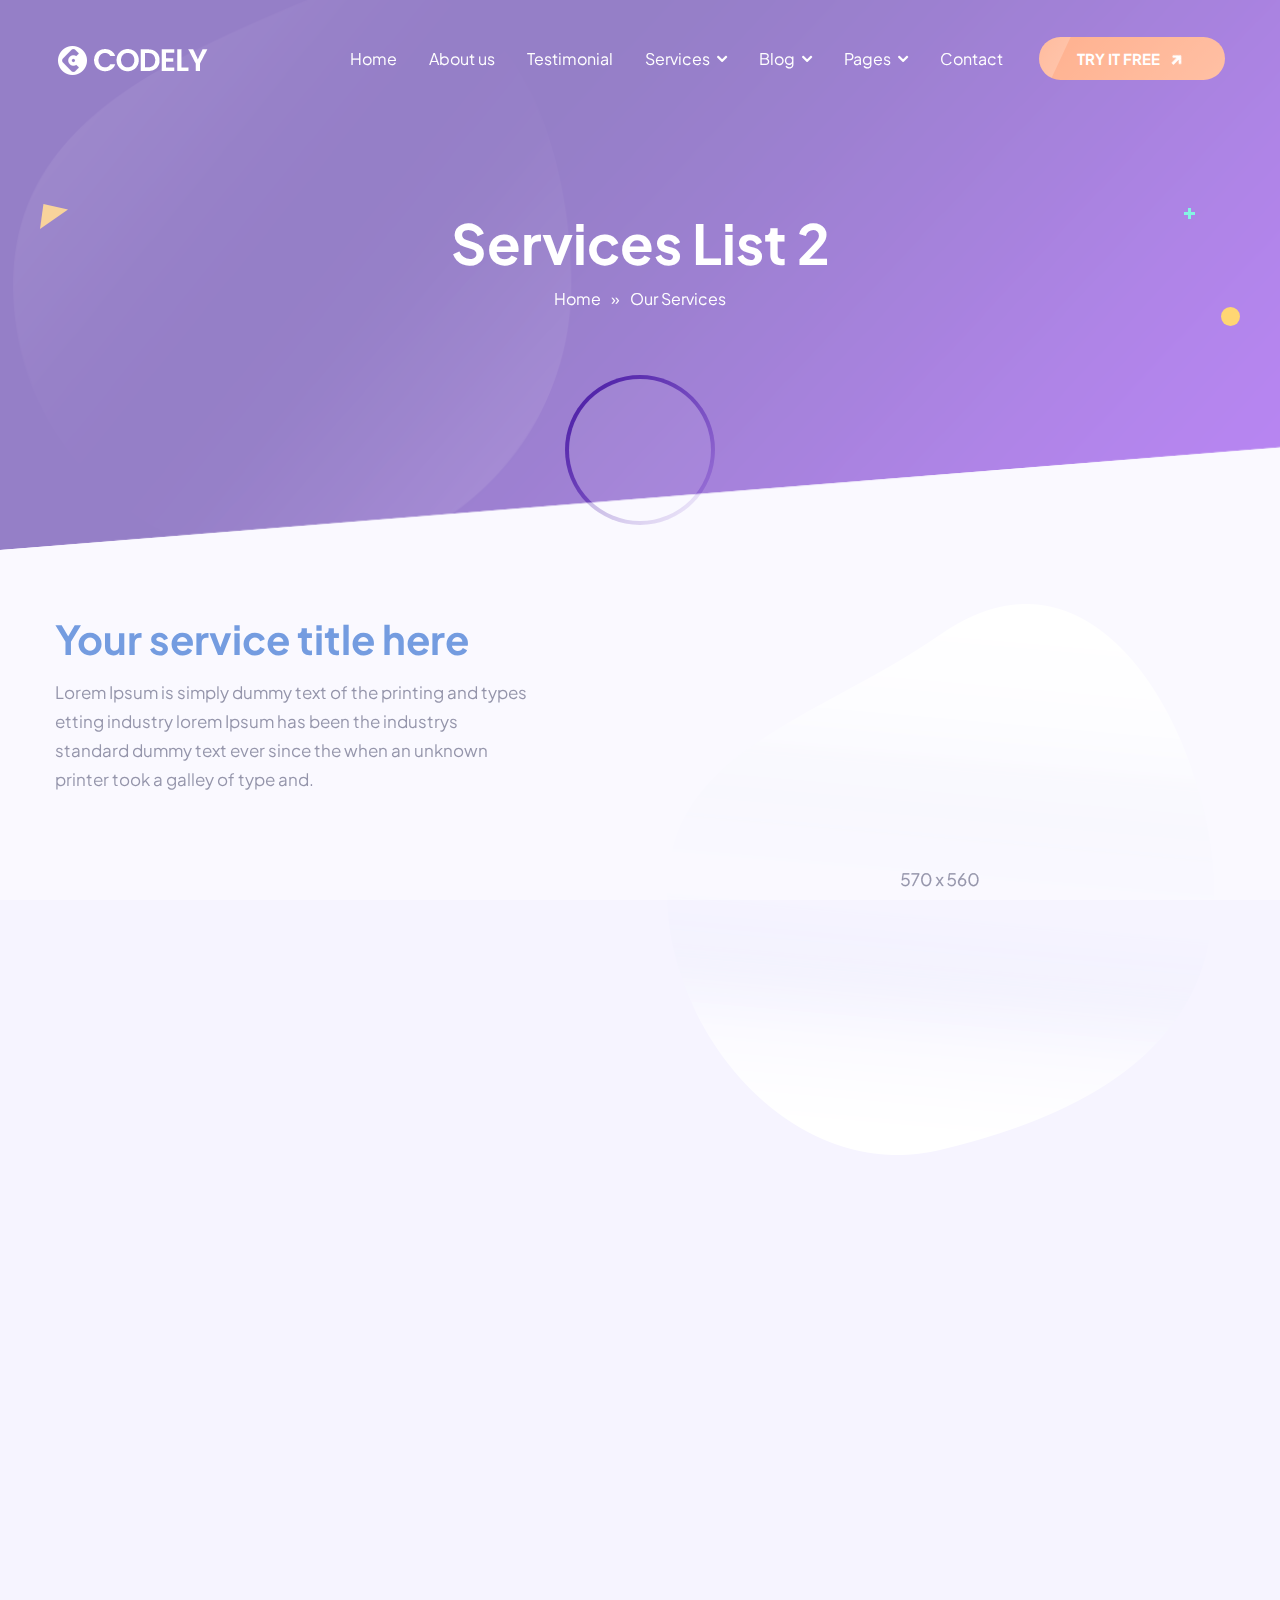
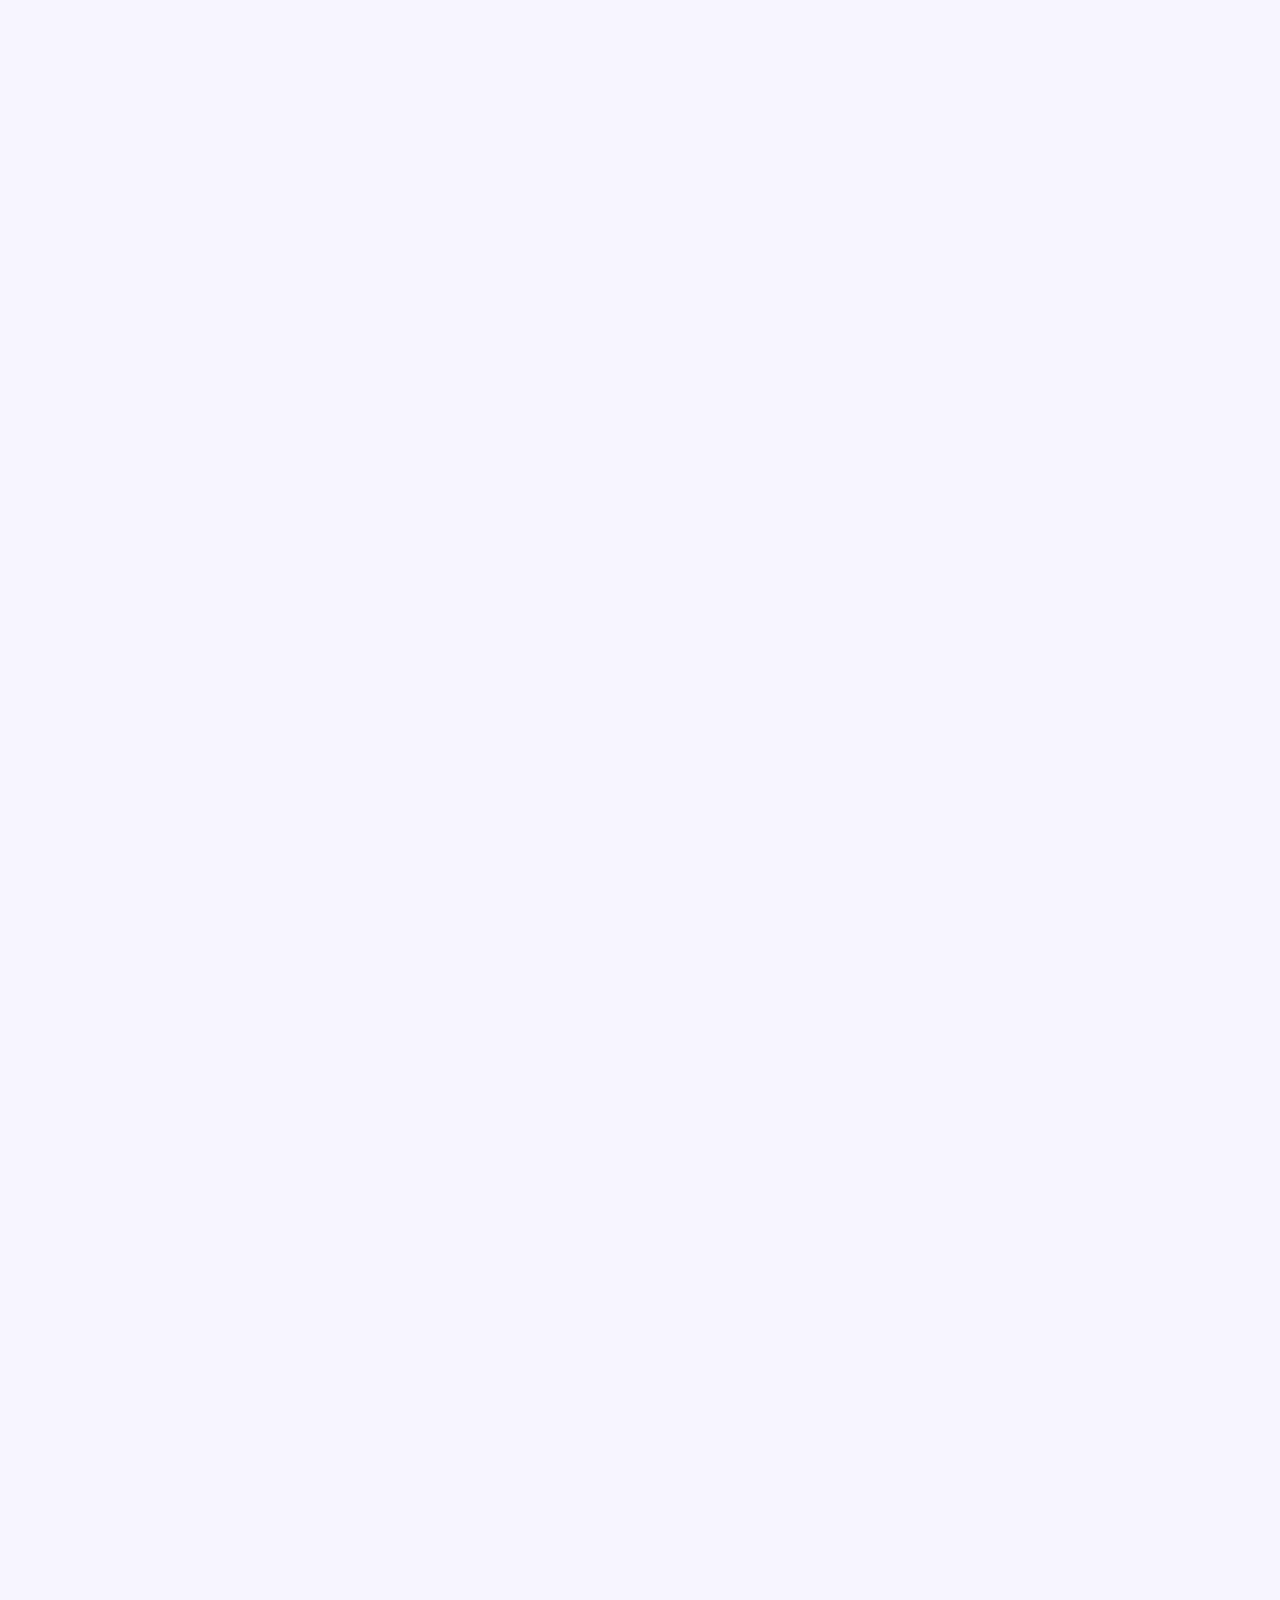
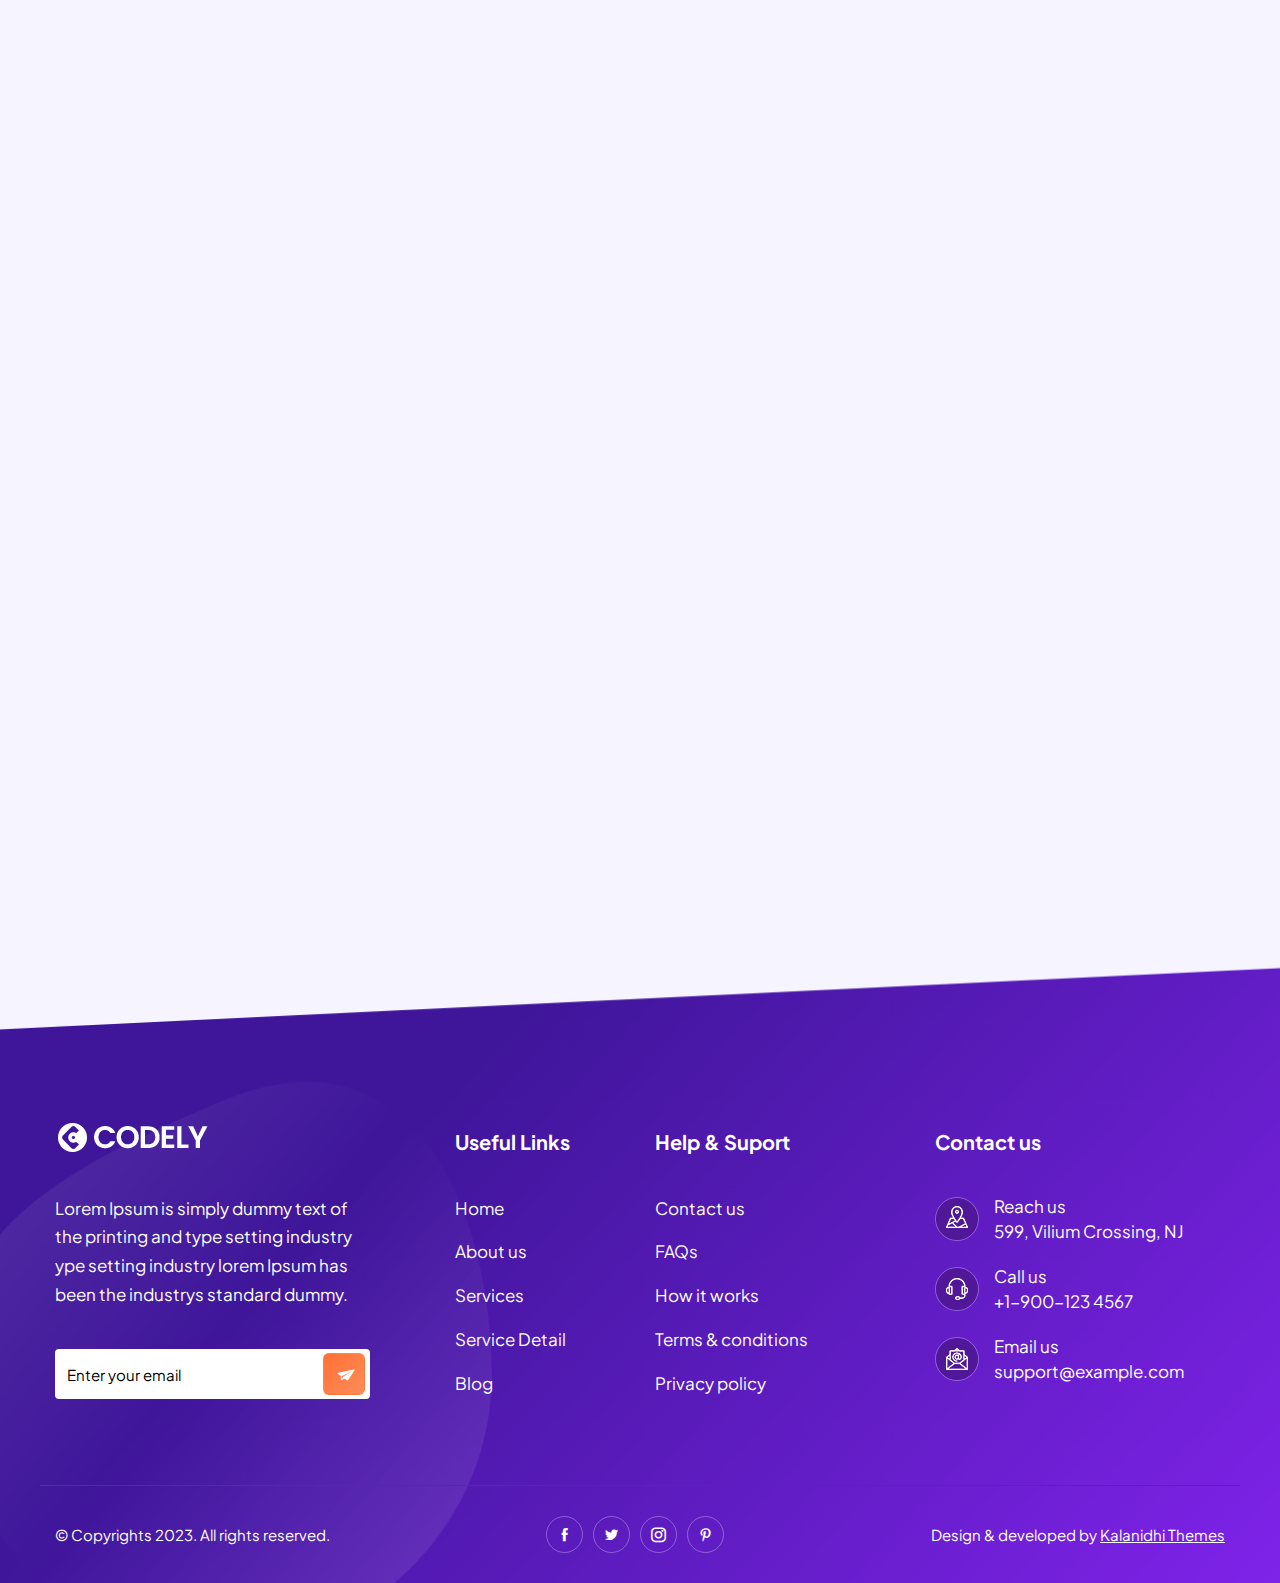
<file: service-list-2.html>
<!DOCTYPE html>
<html lang="en">

<head>

  <meta charset="UTF-8">
  <meta http-equiv="X-UA-Compatible" content="IE=edge">
  <meta name="viewport" content="width=device-width, initial-scale=1.0">
  <title>Service List 2</title>

  <!-- icofont-css-link -->
  <link rel="stylesheet" href="css/icofont.min.css">
  <!-- Owl-Carosal-Style-link -->
  <link rel="stylesheet" href="css/animate.min.css">
  <!-- Owl-Carosal-Style-link -->
  <link rel="stylesheet" href="css/owl.carousel.min.css">
  <!-- Bootstrap-Style-link -->
  <link rel="stylesheet" href="css/bootstrap.min.css">
  <!-- Aos-Style-link -->
  <link rel="stylesheet" href="css/aos.css">
  <!-- Coustome-Style-link -->
  <link rel="stylesheet" href="css/style.css">
  <!-- Responsive-Style-link -->
  <link rel="stylesheet" href="css/responsive.css">
  <!-- Favicon -->
  <link rel="shortcut icon" href="images/favicon.png" type="image/x-icon">

</head>

<body>


  <!-- Page-wrapper-Start -->
  <div class="page_wrapper">

    <!-- Preloader -->
    <div id="preloader">
      <!-- <div id="loader"></div> -->
      <div class="circle-border">
        <div class="circle-core"></div>
      </div>
    </div>

    <!-- Top Banner Start-->
    <div class="inner_page_block">

      <div class="banner_shapes">
        <div class="container">
          <span><img src="images/new/plus.svg" alt="image"></span>
          <span><img src="images/new/polygon.svg" alt="image"></span>
          <span><img src="images/new/round.svg" alt="image"></span>
        </div>
      </div>

      <!-- Header Start -->
      <header class="fixed">
        <!-- container start -->
        <div class="container">
          <!-- navigation bar -->
          <nav class="navbar navbar-expand-lg">
            <a class="navbar-brand" href="index.html">
              <img src="images/new/Logo.png" alt="image">
            </a>
            <button class="navbar-toggler" type="button" data-toggle="collapse" data-target="#navbarSupportedContent"
              aria-controls="navbarSupportedContent" aria-expanded="false" aria-label="Toggle navigation">
              <span class="navbar-toggler-icon">
                <!-- <i class="icofont-navigation-menu ico_menu"></i> -->
                <span class="toggle-wrap">
                  <span class="toggle-bar"></span>
                </span>
              </span>
            </button>

            <div class="collapse navbar-collapse" id="navbarSupportedContent">
              <ul class="navbar-nav ml-auto">
                <li class="nav-item active">
                  <a class="nav-link" href="index.html">Home</a>
                </li>
                <li class="nav-item">
                  <a class="nav-link" href="about-us.html">About us</a>
                </li>
                <li class="nav-item">
                  <a class="nav-link" href="testimonial.html">Testimonial</a>
                </li>
                <!-- secondery menu start -->
                <li class="nav-item has_dropdown">
                  <a class="nav-link" href="#">Services</a>
                  <span class="drp_btn"><i class="icofont-rounded-down"></i></span>
                  <div class="sub_menu">
                    <ul>
                      <li><a href="service-list-1.html">Service List 1</a></li>
                      <li><a href="service-list-2.html">Service List 2</a></li>
                      <li><a href="service-detail.html">Service Details </a></li>
                    </ul>
                  </div>
                </li>
                <li class="nav-item has_dropdown">
                  <a class="nav-link" href="#">Blog </a>
                  <span class="drp_btn"><i class="icofont-rounded-down"></i></span>
                  <div class="sub_menu">
                    <ul>
                      <li><a href="blog-list.html">Blog List</a></li>
                      <li><a href="blog-detail.html">Single Blog</a></li>
                    </ul>
                  </div>
                </li>
                <li class="nav-item has_dropdown">
                  <a class="nav-link" href="#">Pages </a>
                  <span class="drp_btn"><i class="icofont-rounded-down"></i></span>
                  <div class="sub_menu">
                    <ul>
                      <li><a href="pricing.html">Pricing </a></li>
                      <li><a href="sign-in.html">Sign In </a></li>
                      <li><a href="sign-up.html">Sign Up </a></li>
                      <li><a href="error.html">Error 404 </a></li>
                      <li><a href="faq.html">Faq </a></li>
                    </ul>
                  </div>
                </li>
                <!-- secondery menu end -->
                <li class="nav-item">
                  <a class="nav-link" href="contact-us.html">Contact</a>
                </li>
                <li class="nav-item">
                  <a class="nav-link dark_btn" href="contact-us.html">TRY IT FREE <i class="icofont-arrow-right"></i></a>
                </li>
              </ul>
            </div>
          </nav>
          <!-- navigation end -->
        </div>
        <!-- container end -->
      </header>

      <!-- Bread Crumb -->
      <div class="bread_crumb" data-aos="fade-in" data-aos-duration="2000" data-aos-delay="100">
        <div class="container">
          <div class="bred_text">
            <h1>Services List 2</h1>
            <ul>
              <li><a href="index.html">Home</a></li>
              <li><span>»</span></li>
              <li><a href="service-list-2.html">Our Services</a></li>
            </ul>
          </div>
        </div>
      </div>

    </div>
    <!-- Top Banner End-->

    <!-- service list 1 Start -->
    <section class="row_am service_list_two_colom">
      <div class="container">
        <div class="row">

          <!-- content -->
          <div class="col-md-6">
            <div class="sl_two_colom_text" data-aos="fade-in" data-aos-duration="2000" data-aos-delay="100">
              <div class="section_title">
                <h2>Your service title here </h2>
                <p>Lorem Ipsum is simply dummy text of the printing and types
etting industry lorem Ipsum has been the industrys standard dummy text ever since the when an unknown printer took a galley of type and.</p>
              </div>
              <ul>
                <li data-aos="fade-up" data-aos-duration="2000">
                  <h3>Carefully designed</h3>
                  <p>Lorem Ipsum is simply dummy text of the printing and typ esetting industry lorem Ipsum has.</p>
                </li>
                <li data-aos="fade-up" data-aos-duration="2000">
                  <h3>Seamless Sync</h3>
                  <p>Simply dummy text of the printing and typesetting inustry lorem Ipsum has Lorem dollar summit.</p>
                </li>
              </ul>
              <a href="service-detail.html" data-aos="fade-up" data-aos-duration="2000" class="btn btn_main aos-init aos-animate">READ MORE <i class="icofont-arrow-right"></i></a>
            </div>
          </div>

          <!-- image -->
          <div class="col-md-6">
            <div class="sl_two_colom_image" data-aos="fade-in" data-aos-duration="1000">
              <img src="images/new/service_list_img1.png" alt="image">
            </div>
          </div>

        </div>
      </div>
    </section>
    <!-- service list 1 End -->

    <!-- service list 2 Start -->
    <section class="row_am service_list_two_colom">
      <div class="container">
        <div class="row">

          <!-- image -->
          <div class="col-md-6">
            <div class="sl_two_colom_image" data-aos="fade-in" data-aos-duration="1000">
              <img src="images/new/service_list_img2.png" alt="image">
            </div>
          </div>

          <!-- content -->
          <div class="col-md-6">
            <div class="sl_two_colom_text" data-aos="fade-in" data-aos-duration="2000" data-aos-delay="100">
              <div class="section_title">
                <h2>Your service title here </h2>
                <p>Lorem Ipsum is simply dummy text of the printing and types etting industry lorem Ipsum has been the industrys standard dummy text ever since the when an unknown printer took a galley of type and.</p>
              </div>
              
              <div class="service_list_point">
                <ul data-aos="fade-up" data-aos-duration="2000">
                  <li> <i class="icofont-check-circled"></i> Lorem Ipsum is simply dummy </li>
                  <li> <i class="icofont-check-circled"></i> Text of the printing and typesetting industry </li>
                  <li> <i class="icofont-check-circled"></i> Ipsum has been the industrys standard  </li>
                  <li> <i class="icofont-check-circled"></i> Dummy text ever since the when </li>
                </ul>
              </div>

              <a href="service-detail.html" data-aos="fade-up" data-aos-duration="2000" class="btn btn_main aos-init aos-animate">READ MORE <i class="icofont-arrow-right"></i></a>
            </div>
          </div>

        </div>
      </div>
    </section>
    <!-- service list 2 End -->

    
    <!-- What our customer says Section Start -->
    <section class="customer_section">
      <div class="coustomer_block" data-aos="fade-up" data-aos-duration="1000">
        <div class="section_title" data-aos="fade-in" data-aos-duration="1000">
          <h2>What our customer says</h2>
          <p>Lorem Ipsum is simply dummy text of the printing and typese tting indus orem Ipsum has beenthe standard
            dummy text ever since.</p>
        </div>
        <div id="coustomer_slider" class="owl-carousel owl-theme" data-aos="fade-in" data-aos-duration="1000">
          <div class="item">
            <div class="coustomer_slide_block">
              <div class="coustomer_img">
                <img src="images/new/testimonial-01.png" alt="image">
              </div>
              <div class="coustomer_review">
                <div class="rating">
                  <span><i class="icofont-star"></i></span>
                  <span><i class="icofont-star"></i></span>
                  <span><i class="icofont-star"></i></span>
                  <span><i class="icofont-star"></i></span>
                  <span><i class="icofont-star"></i></span>
                </div>
                <p>Lorem Ipsum is simply dummy text of the print ing and typese tting us orem Ipsum has been lorem
                  beenthe standar ddummy Lorem Ipsum is simply mmy text of the print ing and typese tting us orem Ipsum
                  has lorem Ipsum has lorem beenthe standar ddummy. </p>
                <h3 class="coustomer_name">Shayna John</h3>
                <span class="desiganation">Careative inc</span>
              </div>
            </div>
          </div>

          <div class="item">
            <div class="coustomer_slide_block">
              <div class="coustomer_img">
                <img src="images/new/testimonial-02.png" alt="image">
              </div>
              <div class="coustomer_review">
                <div class="rating">
                  <span><i class="icofont-star"></i></span>
                  <span><i class="icofont-star"></i></span>
                  <span><i class="icofont-star"></i></span>
                  <span><i class="icofont-star"></i></span>
                  <span><i class="icofont-star"></i></span>
                </div>
                <p>Lorem Ipsum is simply dummy text of the print ing and typese tting us orem Ipsum has been lorem
                  beenthe standar ddummy Lorem Ipsum is simply mmy text of the print ing and typese tting us orem Ipsum
                  has lorem Ipsum has lorem beenthe standar ddummy. </p>
                <h3 class="coustomer_name">Wilium Smith</h3>
                <span class="desiganation">Fish Kreativ</span>
              </div>
            </div>
          </div>

          <div class="item">
            <div class="coustomer_slide_block">
              <div class="coustomer_img">
                <img src="images/new/testimonial-03.png" alt="image">
              </div>
              <div class="coustomer_review">
                <div class="rating">
                  <span><i class="icofont-star"></i></span>
                  <span><i class="icofont-star"></i></span>
                  <span><i class="icofont-star"></i></span>
                  <span><i class="icofont-star"></i></span>
                  <span><i class="icofont-star"></i></span>
                </div>
                <p>Lorem Ipsum is simply dummy text of the print ing and typese tting us orem Ipsum has been lorem
                  beenthe standar ddummy Lorem Ipsum is simply mmy text of the print ing and typese tting us orem Ipsum
                  has lorem Ipsum has lorem beenthe standar ddummy. </p>
                <h3 class="coustomer_name">John Doe</h3>
                <span class="desiganation">Digital People</span>
              </div>
            </div>
          </div>

        </div>
      </div>
      <div class="review_summery" data-aos="fade-up" data-aos-duration="1500" data-aos-delay="100">
        <div class="rating">
          <span><i class="icofont-star"></i></span>
          <span><i class="icofont-star"></i></span>
          <span><i class="icofont-star"></i></span>
          <span><i class="icofont-star"></i></span>
          <span><i class="icofont-star"></i></span>
        </div>
        <p><span>5.0 / 5.0 -</span> <a href="testimonial.html">3689 Total User Reviews <i class="icofont-arrow-right"></i></a></p>
      </div>
    </section>

    <!-- Pricing-Section -->
    <section class="row_am pricing_section service_list_ps" id="pricing" data-aos="fade-in" data-aos-duration="1000">
      <!-- container start -->
      <div class="container">
        <div class="section_title" data-aos="fade-up" data-aos-duration="1500" data-aos-delay="300">
          <h2>Best plans, pay what you use</h2>
          <p>Lorem Ipsum is simply dummy text of the printing and typese tting indus <br> orem Ipsum has beenthe
            standard dummy text ever since.</p>
        </div>
        <!-- toggle button -->
        <div class="toggle_block" data-aos="fade-up" data-aos-duration="1500">
          <span class="month active">Monthly</span>
          <div class="tog_block">
            <span class="tog_btn"></span>
          </div>
          <span class="years">Yearly</span>
          <span class="offer">50% off</span>
        </div>

        <!-- pricing box  monthly start -->
        <div class="pricing_pannel monthly_plan active" data-aos="fade-up" data-aos-duration="1500">
          <!-- row start -->
          <div class="row">
            <!-- pricing box 1 -->
            <div class="col-md-4">
              <div class="pricing_block">
                <div class="icon">
                  <img src="images/new/Free-Trial-01.svg" alt="image">
                  <div class="dot_block">
                    <span class="dot_anim"></span>
                    <span class="dot_anim"></span>
                    <span class="dot_anim"></span>
                  </div>
                </div>
                <div class="pkg_name">
                  <h3>Free Trial</h3>
                  <span>For the basics</span>
                </div>
                <span class="price">$0<span>/Month</span></span>
                <ul class="benifits">
                  <li class="include">
                    <p><i class="icofont-check-circled"></i>7 Days free trial</p>
                  </li>
                  <li class="include">
                    <p><i class="icofont-check-circled"></i>2 platform of your choice</p>
                  </li>
                  <li class="include">
                    <p><i class="icofont-check-circled"></i>10 GB Dedicated Hosting free</p>
                  </li>
                  <li class="exclude">
                    <p><i class="icofont-close-circled"></i>Unlimited updates</p>
                  </li>
                  <li class="exclude">
                    <p><i class="icofont-close-circled"></i>Live support</p>
                  </li>
                </ul>
                <a href="#" class="btn btn_main">BUY NOW <i class="icofont-arrow-right"></i></a>
              </div>
            </div>

            <!-- pricing box 2 -->
            <div class="col-md-4">
              <div class="pricing_block highlited_block">
                <div class="icon">
                  <img src="images/new/unlimited.png" alt="image">
                  <div class="dot_block">
                    <span class="dot_anim"></span>
                    <span class="dot_anim"></span>
                    <span class="dot_anim"></span>
                  </div>
                </div>
                <div class="pkg_name">
                  <h3>Unlimited</h3>
                  <span>For the professionals</span>
                </div>
                <span class="price">$99<span>/Month</span></span>
                <ul class="benifits">
                  <li class="include">
                    <p><i class="icofont-check-circled"></i>7 Days free trial</p>
                  </li>
                  <li class="include">
                    <p><i class="icofont-check-circled"></i>2 platform of your choice</p>
                  </li>
                  <li class="include">
                    <p><i class="icofont-check-circled"></i>10 GB Dedicated Hosting free</p>
                  </li>
                  <li class="include">
                    <p><i class="icofont-check-circled"></i>Unlimited updates</p>
                  </li>
                  <li class="include">
                    <p><i class="icofont-check-circled"></i>Live support</p>
                  </li>
                </ul>
                <a href="#" class="btn btn_main">BUY NOW <i class="icofont-arrow-right"></i></a>
              </div>
            </div>

            <!-- pricing box 3 -->
            <div class="col-md-4">
              <div class="pricing_block">
                <div class="icon">
                  <img src="images/new/Premium.svg" alt="image">
                  <div class="dot_block">
                    <span class="dot_anim"></span>
                    <span class="dot_anim"></span>
                    <span class="dot_anim"></span>
                  </div>
                </div>
                <div class="pkg_name">
                  <h3>Premium</h3>
                  <span>For small team</span>
                </div>
                <span class="price">$55<span>/Month</span></span>
                <ul class="benifits">
                  <li class="include">
                    <p><i class="icofont-check-circled"></i>7 Days free trial</p>
                  </li>
                  <li class="include">
                    <p><i class="icofont-check-circled"></i>2 platform of your choice</p>
                  </li>
                  <li class="include">
                    <p><i class="icofont-check-circled"></i>10 GB Dedicated Hosting free</p>
                  </li>
                  <li class="include">
                    <p><i class="icofont-check-circled"></i>Unlimited updates</p>
                  </li>
                  <li class="exclude">
                    <p><i class="icofont-close-circled"></i>Live support</p>
                  </li>
                </ul>
                <a href="#" class="btn btn_main">BUY NOW <i class="icofont-arrow-right"></i></a>
              </div>
            </div>
          </div>
          <!-- row end -->
        </div>
        <!-- pricing box monthly end -->

        <!-- pricing box yearly start -->
        <div class="pricing_pannel yearly_plan" data-aos="fade-up" data-aos-duration="1500">
          <div class="row">

            <!-- pricing box 1 -->
            <div class="col-md-4">
              <div class="pricing_block">
                <div class="icon">
                  <img src="images/new/Free-Trial-01.svg" alt="image">
                  <div class="dot_block">
                    <span class="dot_anim"></span>
                    <span class="dot_anim"></span>
                    <span class="dot_anim"></span>
                  </div>
                </div>
                <div class="pkg_name">
                  <h3>Free Trial</h3>
                  <span>For the basics</span>
                </div>
                <span class="price">$0<span>/Year</span></span>
                <ul class="benifits">
                  <li class="include">
                    <p><i class="icofont-check-circled"></i>7 Days free trial</p>
                  </li>
                  <li class="include">
                    <p><i class="icofont-check-circled"></i>2 platform of your choice</p>
                  </li>
                  <li class="include">
                    <p><i class="icofont-check-circled"></i>10 GB Dedicated Hosting free</p>
                  </li>
                  <li class="exclude">
                    <p><i class="icofont-close-circled"></i>Unlimited updates</p>
                  </li>
                  <li class="exclude">
                    <p><i class="icofont-close-circled"></i>Live support</p>
                  </li>
                </ul>
                <a href="#" class="btn btn_main">BUY NOW <i class="icofont-arrow-right"></i></a>
              </div>
            </div>

            <!-- pricing box 2 -->
            <div class="col-md-4">
              <div class="pricing_block highlited_block">
                <div class="icon">
                  <img src="images/new/unlimited.png" alt="image">
                  <div class="dot_block">
                    <span class="dot_anim"></span>
                    <span class="dot_anim"></span>
                    <span class="dot_anim"></span>
                  </div>
                </div>
                <div class="pkg_name">
                  <h3>Unlimited</h3>
                  <span>For the professionals</span>
                </div>
                <span class="price">$999<span>/Year</span></span>
                <ul class="benifits">
                  <li class="include">
                    <p><i class="icofont-check-circled"></i>7 Days free trial</p>
                  </li>
                  <li class="include">
                    <p><i class="icofont-check-circled"></i>2 platform of your choice</p>
                  </li>
                  <li class="include">
                    <p><i class="icofont-check-circled"></i>10 GB Dedicated Hosting free</p>
                  </li>
                  <li class="include">
                    <p><i class="icofont-check-circled"></i>Unlimited updates</p>
                  </li>
                  <li class="include">
                    <p><i class="icofont-check-circled"></i>Live support</p>
                  </li>
                </ul>
                <a href="#" class="btn btn_main">BUY NOW <i class="icofont-arrow-right"></i></a>
              </div>
            </div>

            <!-- pricing box 3 -->
            <div class="col-md-4">
              <div class="pricing_block">
                <div class="icon">
                  <img src="images/new/Premium.svg" alt="image">
                  <div class="dot_block">
                    <span class="dot_anim"></span>
                    <span class="dot_anim"></span>
                    <span class="dot_anim"></span>
                  </div>
                </div>
                <div class="pkg_name">
                  <h3>Premium</h3>
                  <span>For small team</span>
                </div>
                <span class="price">$555<span>/Year</span></span>
                <ul class="benifits">
                  <li class="include">
                    <p><i class="icofont-check-circled"></i>7 Days free trial</p>
                  </li>
                  <li class="include">
                    <p><i class="icofont-check-circled"></i>2 platform of your choice</p>
                  </li>
                  <li class="include">
                    <p><i class="icofont-check-circled"></i>10 GB Dedicated Hosting free</p>
                  </li>
                  <li class="include">
                    <p><i class="icofont-check-circled"></i>Unlimited updates</p>
                  </li>
                  <li class="exclude">
                    <p><i class="icofont-close-circled"></i>Live support</p>
                  </li>
                </ul>
                <a href="#" class="btn btn_main">BUY NOW <i class="icofont-arrow-right"></i></a>
              </div>
            </div>

          </div>
        </div>
      </div>
      <!-- container start end -->
    </section>
    <!-- Pricing-Section end -->

    <!-- Need support Section Start -->
    <section class="need_section innerpage_needsection" data-aos="fade-in" data-aos-duration="1500"
      data-aos-delay="100">
      <div class="container">
        <div class="need_block">
          <div class="need_text">
            <div class="section_title">
              <h2>Need support ? contact our team</h2>
              <p><i class="icofont-clock-time"></i> Mon - Fri: 9 am to 5 am</p>
            </div>
          </div>
          <div class="need_action">
            <a href="tel:1234567899" class="btn"><i class="icofont-phone-circle"></i> +1 123 456 7890</a>
            <a href="faq.html" class="faq_btn">Read The FAQ </a>
          </div>
        </div>
      </div>
    </section>
    <!-- Need support Section End -->

    <!-- Footer-Section start -->
    <footer>
      <div class="top_footer" id="contact">
        <!-- container start -->
        <div class="container">
          <!-- row start -->
          <div class="row">
            <!-- footer link 1 -->
            <div class="col-lg-4 col-md-6 col-12">
              <div class="abt_side">
                <div class="logo"> <img src="images/new/Logo.png" alt="image"></div>
                <p>Lorem Ipsum is simply dummy text of the printing and type setting industry ype setting industry lorem
                  Ipsum has been the industrys standard dummy. </p>
                <div class="news_letter_block">
                  <form action="submit">
                    <div class="form-group">
                      <input type="email" placeholder="Enter your email" class="form-control">
                      <button class="btn"><i class="icofont-paper-plane"></i></button>
                    </div>
                  </form>
                </div>
              </div>
            </div>

            <!-- footer link 2 -->
            <div class="col-lg-2 col-md-6 col-12">
              <div class="links">
                <h3>Useful Links</h3>
                <ul>
                  <li><a href="index.html">Home</a></li>
                  <li><a href="about-us.html">About us</a></li>
                  <li><a href="service-list-1.html">Services</a></li>
                  <li><a href="service-detail.html">Service Detail</a></li>
                  <li><a href="blog-list.html">Blog</a></li>
                </ul>
              </div>
            </div>

            <!-- footer link 3 -->
            <div class="col-lg-3 col-md-6 col-12">
              <div class="links">
                <h3>Help & Suport</h3>
                <ul>
                  <li><a href="contact-us.html">Contact us</a></li>
                  <li><a href="faq.html">FAQs</a></li>
                  <li><a href="#">How it works</a></li>
                  <li><a href="#">Terms & conditions</a></li>
                  <li><a href="#">Privacy policy</a></li>
                </ul>
              </div>
            </div>

            <!-- footer link 4 -->
            <div class="col-lg-3 col-md-6 col-12">
              <div class="try_out">
                <h3>Contact us</h3>
                <ul>
                  <li>
                    <span class="icon">
                      <img src="images/new/contact_01.png" alt="image">
                    </span>
                    <div class="text">
                      <p>Reach us <br> 599, Vilium Crossing, NJ</p>
                    </div>
                  </li>
                  <li>
                    <span class="icon">
                      <img src="images/new/contact_02.png" alt="image">
                    </span>
                    <div class="text">
                      <p>Call us <a href="tel:+1-900-1234567">+1-900-123 4567</a></p>
                    </div>
                  </li>
                  <li>
                    <span class="icon">
                      <img src="images/new/contact_03.png" alt="image">
                    </span>
                    <div class="text">
                      <p>Email us <a href="mailto:support@example.com">support@example.com</a></p>
                    </div>
                  </li>
                </ul>
              </div>
            </div>
          </div>
          <!-- row end -->
        </div>
        <!-- container end -->
      </div>

      <!-- last footer -->
      <div class="bottom_footer">
        <!-- container start -->
        <div class="container">
          <!-- row start -->
          <div class="row">
            <div class="col-md-4">
              <p>© Copyrights 2023. All rights reserved.</p>
            </div>
            <div class="col-md-4">
              <ul class="social_media">
                <li><a href="#"><i class="icofont-facebook"></i></a></li>
                <li><a href="#"><i class="icofont-twitter"></i></a></li>
                <li><a href="#"><i class="icofont-instagram"></i></a></li>
                <li><a href="#"><i class="icofont-pinterest"></i></a></li>
              </ul>
            </div>
            <div class="col-md-4">
              <p class="developer_text">Design & developed by <a href="https://themeforest.net/user/kalanidhithemes" target="blank">Kalanidhi Themes</a></p>
            </div>
          </div>
          <!-- row end -->
        </div>
        <!-- container end -->
      </div>

      <!-- go top button -->
      <div class="go_top" id="Gotop">
        <span><i class="icofont-arrow-up"></i></span>
      </div>
    </footer>
    <!-- Footer-Section end -->

  </div>
  <!-- Page-wrapper-End -->

  <!-- Jquery-js-Link -->
  <script src="js/jquery.js"></script>
  <!-- owl-js-Link -->
  <script src="js/owl.carousel.min.js"></script>
  <!-- bootstrap-js-Link -->
  <script src="js/bootstrap.min.js"></script>
  <!-- aos-js-Link -->
  <script src="js/aos.js"></script>
  <!-- main-js-Link -->
  <script src="js/main.js"></script>


</body>

</html>
</file>
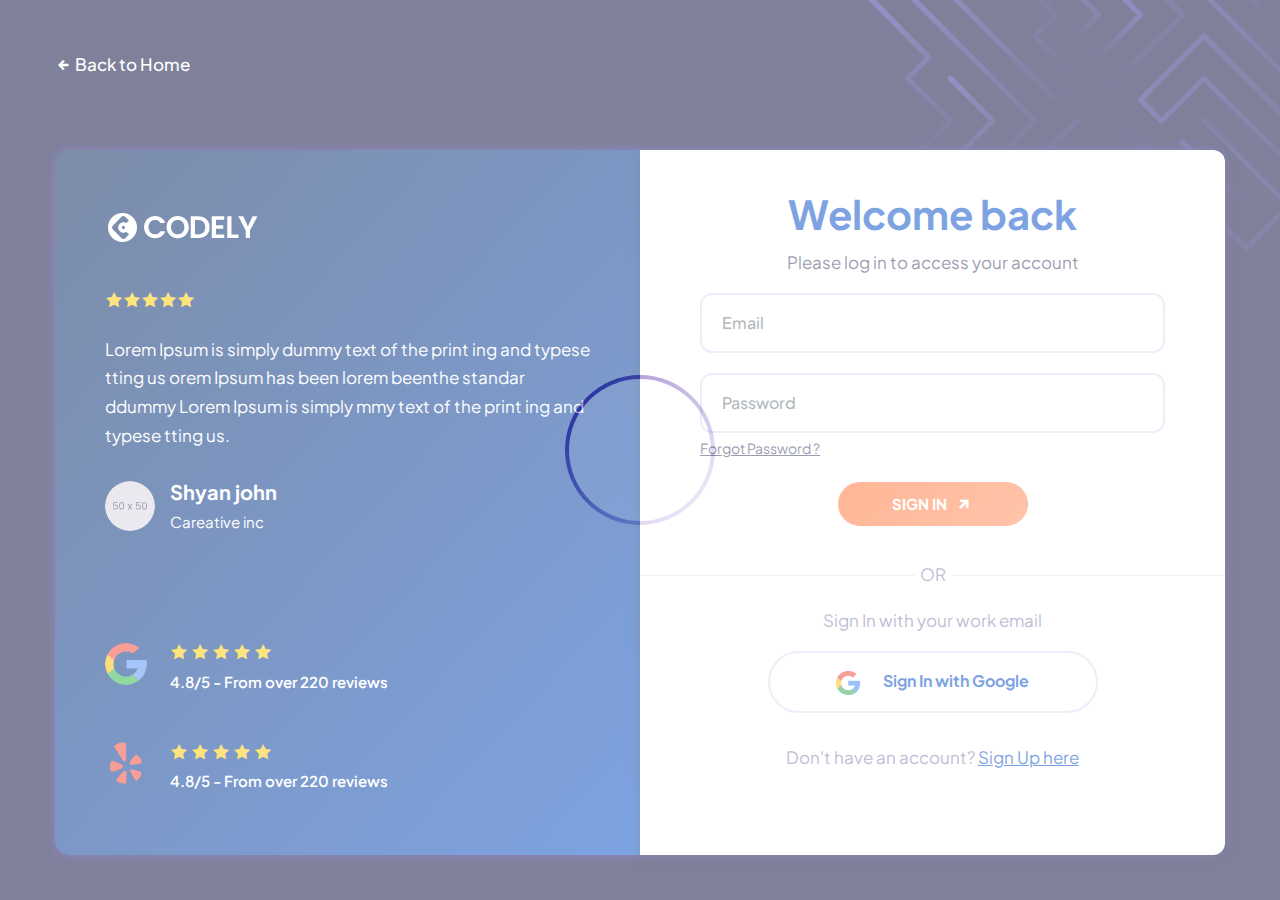
<file: sign-in.html>
<!DOCTYPE html>
<html lang="en">

<head>

  <meta charset="UTF-8">
  <meta http-equiv="X-UA-Compatible" content="IE=edge">
  <meta name="viewport" content="width=device-width, initial-scale=1.0">
  <title>Sign In</title>

  <!-- icofont-css-link -->
  <link rel="stylesheet" href="css/icofont.min.css">
  <!-- Bootstrap-Style-link -->
  <link rel="stylesheet" href="css/bootstrap.min.css">
  <!-- Aos-Style-link -->
  <link rel="stylesheet" href="css/aos.css">
  <!-- Coustome-Style-link -->
  <link rel="stylesheet" href="css/style.css">
  <!-- Responsive-Style-link -->
  <link rel="stylesheet" href="css/responsive.css">
  <!-- Favicon -->
  <link rel="shortcut icon" href="images/favicon.png" type="image/x-icon">

</head>

<body>

  <!-- Page-wrapper-Start -->
  <div class="page_wrapper">

    <!-- Preloader -->
    <div id="preloader">
      <!-- <div id="loader"></div> -->
      <div class="circle-border">
        <div class="circle-core"></div>
      </div>
    </div>

    <!-- Main Sign In Section -->
    <div class="full_bg">

      <div class="container">
        <section class="signup_section">

          <div class="top_part">
            <a href="index.html" class="back_btn"><i class="icofont-arrow-left"></i> Back to Home</a>
          </div>

          <div class="profile_block sign-in">
            <!-- Profile Side -->
            <div class="profile_side">
              <div class="top_side">
                <a href="#"><img src="images/new/Logo.png" alt="image"></a>
                <div class="rating">
                  <span><i class="icofont-star"></i></span>
                  <span><i class="icofont-star"></i></span>
                  <span><i class="icofont-star"></i></span>
                  <span><i class="icofont-star"></i></span>
                  <span><i class="icofont-star"></i></span>
                </div>
                <p>Lorem Ipsum is simply dummy text of the print ing and typese tting us orem Ipsum has been lorem
                  beenthe standar ddummy Lorem Ipsum is simply mmy text of the print ing and typese tting us.</p>
                <div class="user_avtar">
                  <div class="img">
                    <img src="images/new/sign-up.png" alt="image">
                  </div>
                  <div class="text">
                    <h3>Shyan john</h3>
                    <span>Careative inc</span>
                  </div>
                </div>
              </div>
              <div class="bottom_side">
                <div class="rating_platform">
                  <div class="img">
                    <img src="images/new/google_side.png" alt="image">
                  </div>
                  <div class="text">
                    <div class="rating">
                      <span><i class="icofont-star"></i></span>
                      <span><i class="icofont-star"></i></span>
                      <span><i class="icofont-star"></i></span>
                      <span><i class="icofont-star"></i></span>
                      <span><i class="icofont-star"></i></span>
                    </div>
                    <span>4.8/5 - From over 220 reviews</span>
                  </div>
                </div>
                <div class="rating_platform">
                  <div class="img">
                    <img src="images/new/yelp.png" alt="image">
                  </div>
                  <div class="text">
                    <div class="rating">
                      <span><i class="icofont-star"></i></span>
                      <span><i class="icofont-star"></i></span>
                      <span><i class="icofont-star"></i></span>
                      <span><i class="icofont-star"></i></span>
                      <span><i class="icofont-star"></i></span>
                    </div>
                    <span>4.8/5 - From over 220 reviews</span>
                  </div>
                </div>
              </div>
            </div>
            <!-- Form Side -->
            <div class="signup_form">
              <div class="section_title">
                <h2>Welcome back</h2>
                <p>Please log in to access your account</p>
              </div>
              <form action="submit">
                <div class="form-group">
                  <input type="email" class="form-control" placeholder="Email">
                </div>
                <div class="form-group">
                  <input type="password" class="form-control" placeholder="Password">
                  <small><a href="#">Forgot Password ?</a></small>
                </div>
                <div class="form-group">
                  <button class="btn btn_main" type="submit">SIGN IN <i class="icofont-arrow-right"></i></button>
                </div>
              </form>
              <p class="or_block">
                <span>OR</span>
              </p>
              <div class="or_option">
                <p>Sign In with your work email</p>
                <a href="#" class="btn google_btn"><img src="images/google.png" alt="image"> <span>Sign In with
                    Google</span> </a>
                <p>Don't have an account? <a href="#">Sign Up here</a></p>
              </div>
            </div>
          </div>
        </section>
      </div>

    </div>


  </div>
  <!-- Page-wrapper-End -->

  <!-- Jquery-js-Link -->
  <script src="js/jquery.js"></script>
  <!-- owl-js-Link -->
  <script src="js/owl.carousel.min.js"></script>
  <!-- bootstrap-js-Link -->
  <script src="js/bootstrap.min.js"></script>
  <!-- aos-js-Link -->
  <script src="js/aos.js"></script>
  <!-- main-js-Link -->
  <script src="js/main.js"></script>

</body>

</html>
</file>
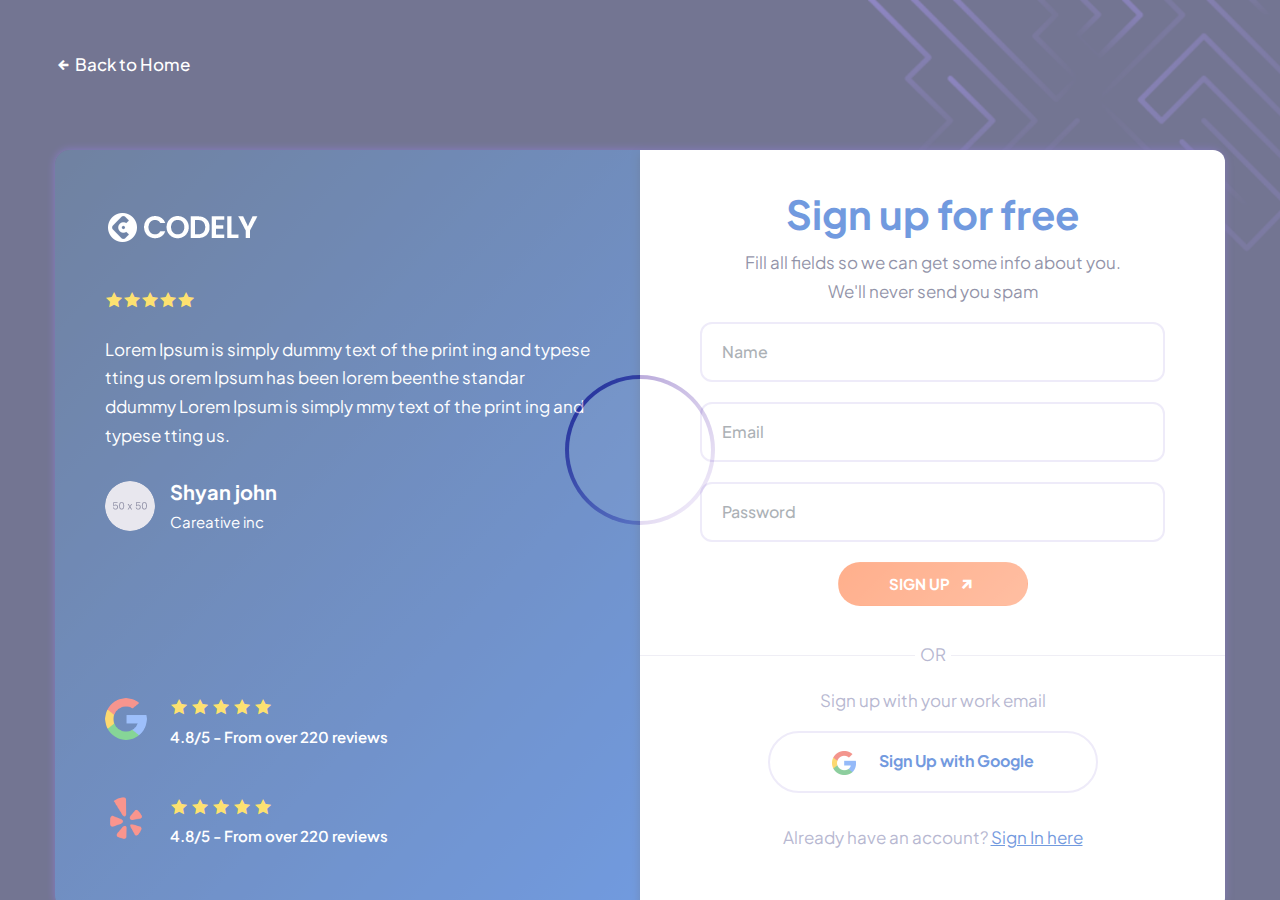
<file: sign-up.html>
<!DOCTYPE html>
<html lang="en">

<head>

  <meta charset="UTF-8">
  <meta http-equiv="X-UA-Compatible" content="IE=edge">
  <meta name="viewport" content="width=device-width, initial-scale=1.0">
  <title>Sign up</title>

  <!-- icofont-css-link -->
  <link rel="stylesheet" href="css/icofont.min.css">
  <!-- Bootstrap-Style-link -->
  <link rel="stylesheet" href="css/bootstrap.min.css">
  <!-- Aos-Style-link -->
  <link rel="stylesheet" href="css/aos.css">
  <!-- Coustome-Style-link -->
  <link rel="stylesheet" href="css/style.css">
  <!-- Responsive-Style-link -->
  <link rel="stylesheet" href="css/responsive.css">
  <!-- Favicon -->
  <link rel="shortcut icon" href="images/favicon.png" type="image/x-icon">

</head>

<body>

  <!-- Page-wrapper-Start -->
  <div class="page_wrapper">

    <!-- Preloader -->
    <div id="preloader">
      <!-- <div id="loader"></div> -->
      <div class="circle-border">
        <div class="circle-core"></div>
      </div>
    </div>

    <!-- Main Sign Up Section -->
    <div class="full_bg">

      <div class="container">
        <section class="signup_section">

          <div class="top_part">
            <a href="index.html" class="back_btn"><i class="icofont-arrow-left"></i> Back to Home</a>
          </div>

          <div class="profile_block">
            <!-- Profile Side -->
            <div class="profile_side">
              <div class="top_side">
                <a href="#"><img src="images/new/Logo.png" alt="image"></a>
                <div class="rating">
                  <span><i class="icofont-star"></i></span>
                  <span><i class="icofont-star"></i></span>
                  <span><i class="icofont-star"></i></span>
                  <span><i class="icofont-star"></i></span>
                  <span><i class="icofont-star"></i></span>
                </div>
                <p>Lorem Ipsum is simply dummy text of the print ing and typese tting us orem Ipsum has been lorem
                  beenthe standar ddummy Lorem Ipsum is simply mmy text of the print ing and typese tting us.</p>
                <div class="user_avtar">
                  <div class="img">
                    <img src="images/new/sign-up.png" alt="image">
                  </div>
                  <div class="text">
                    <h3>Shyan john</h3>
                    <span>Careative inc</span>
                  </div>
                </div>
              </div>
              <div class="bottom_side">
                <div class="rating_platform">
                  <div class="img">
                    <img src="images/new/google_side.png" alt="image">
                  </div>
                  <div class="text">
                    <div class="rating">
                      <span><i class="icofont-star"></i></span>
                      <span><i class="icofont-star"></i></span>
                      <span><i class="icofont-star"></i></span>
                      <span><i class="icofont-star"></i></span>
                      <span><i class="icofont-star"></i></span>
                    </div>
                    <span>4.8/5 - From over 220 reviews</span>
                  </div>
                </div>
                <div class="rating_platform">
                  <div class="img">
                    <img src="images/new/yelp.png" alt="image">
                  </div>
                  <div class="text">
                    <div class="rating">
                      <span><i class="icofont-star"></i></span>
                      <span><i class="icofont-star"></i></span>
                      <span><i class="icofont-star"></i></span>
                      <span><i class="icofont-star"></i></span>
                      <span><i class="icofont-star"></i></span>
                    </div>
                    <span>4.8/5 - From over 220 reviews</span>
                  </div>
                </div>
              </div>
            </div>
            <!-- Form Side -->
            <div class="signup_form">
              <div class="section_title">
                <h2>Sign up for free</h2>
                <p>Fill all fields so we can get some info about you. <br> We'll never send you spam</p>
              </div>
              <form action="submit">
                <div class="form-group">
                  <input type="text" class="form-control" placeholder="Name">
                </div>
                <div class="form-group">
                  <input type="email" class="form-control" placeholder="Email">
                </div>
                <div class="form-group">
                  <input type="password" class="form-control" placeholder="Password">
                </div>
                <div class="form-group">
                  <button class="btn btn_main" type="submit">SIGN UP <i class="icofont-arrow-right"></i></button>
                </div>
              </form>
              <p class="or_block">
                <span>OR</span>
              </p>
              <div class="or_option">
                <p>Sign up with your work email</p>
                <a href="#" class="btn google_btn"><img src="images/google.png" alt="image"> <span>Sign Up with
                    Google</span> </a>
                <p>Already have an account? <a href="#">Sign In here</a></p>
              </div>
            </div>
          </div>
        </section>
      </div>

    </div>


  </div>
  <!-- Page-wrapper-End -->

  <!-- Jquery-js-Link -->
  <script src="js/jquery.js"></script>
  <!-- owl-js-Link -->
  <script src="js/owl.carousel.min.js"></script>
  <!-- bootstrap-js-Link -->
  <script src="js/bootstrap.min.js"></script>
  <!-- aos-js-Link -->
  <script src="js/aos.js"></script>
  <!-- main-js-Link -->
  <script src="js/main.js"></script>

</body>

</html>
</file>
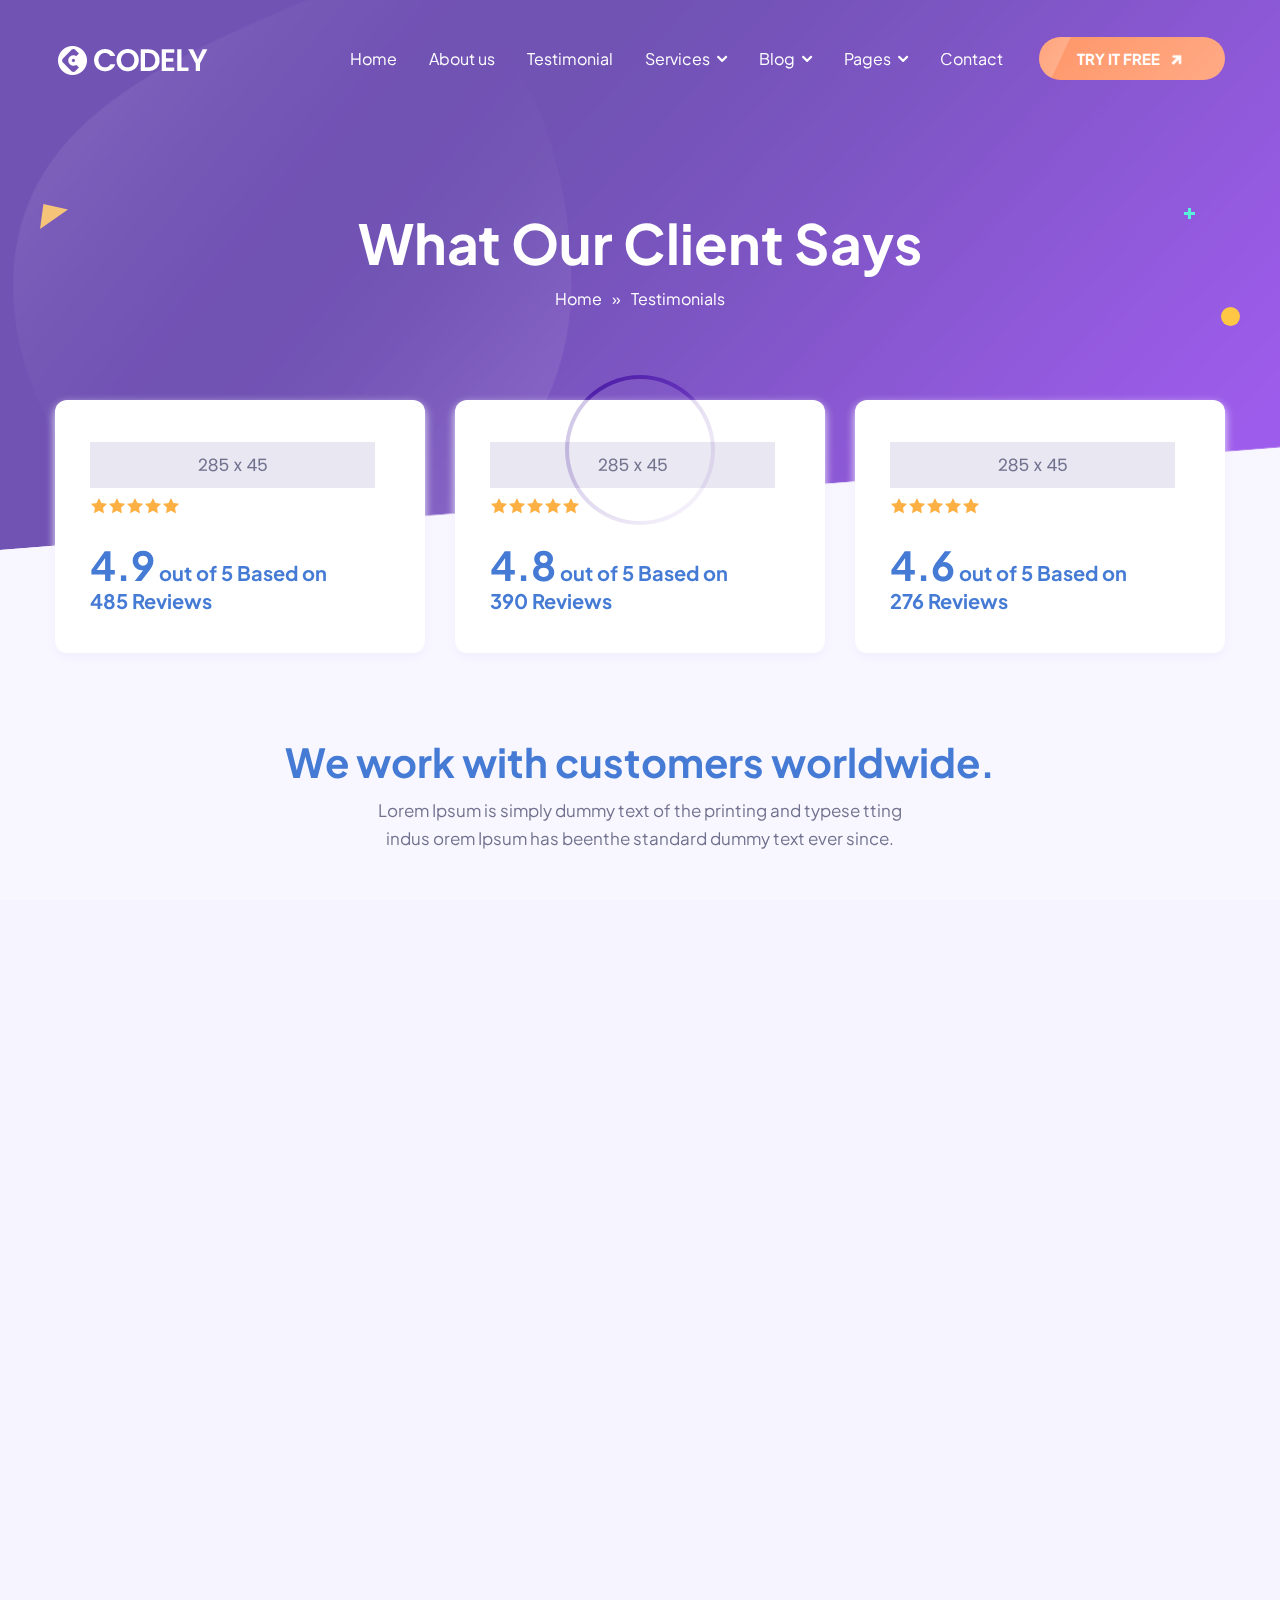
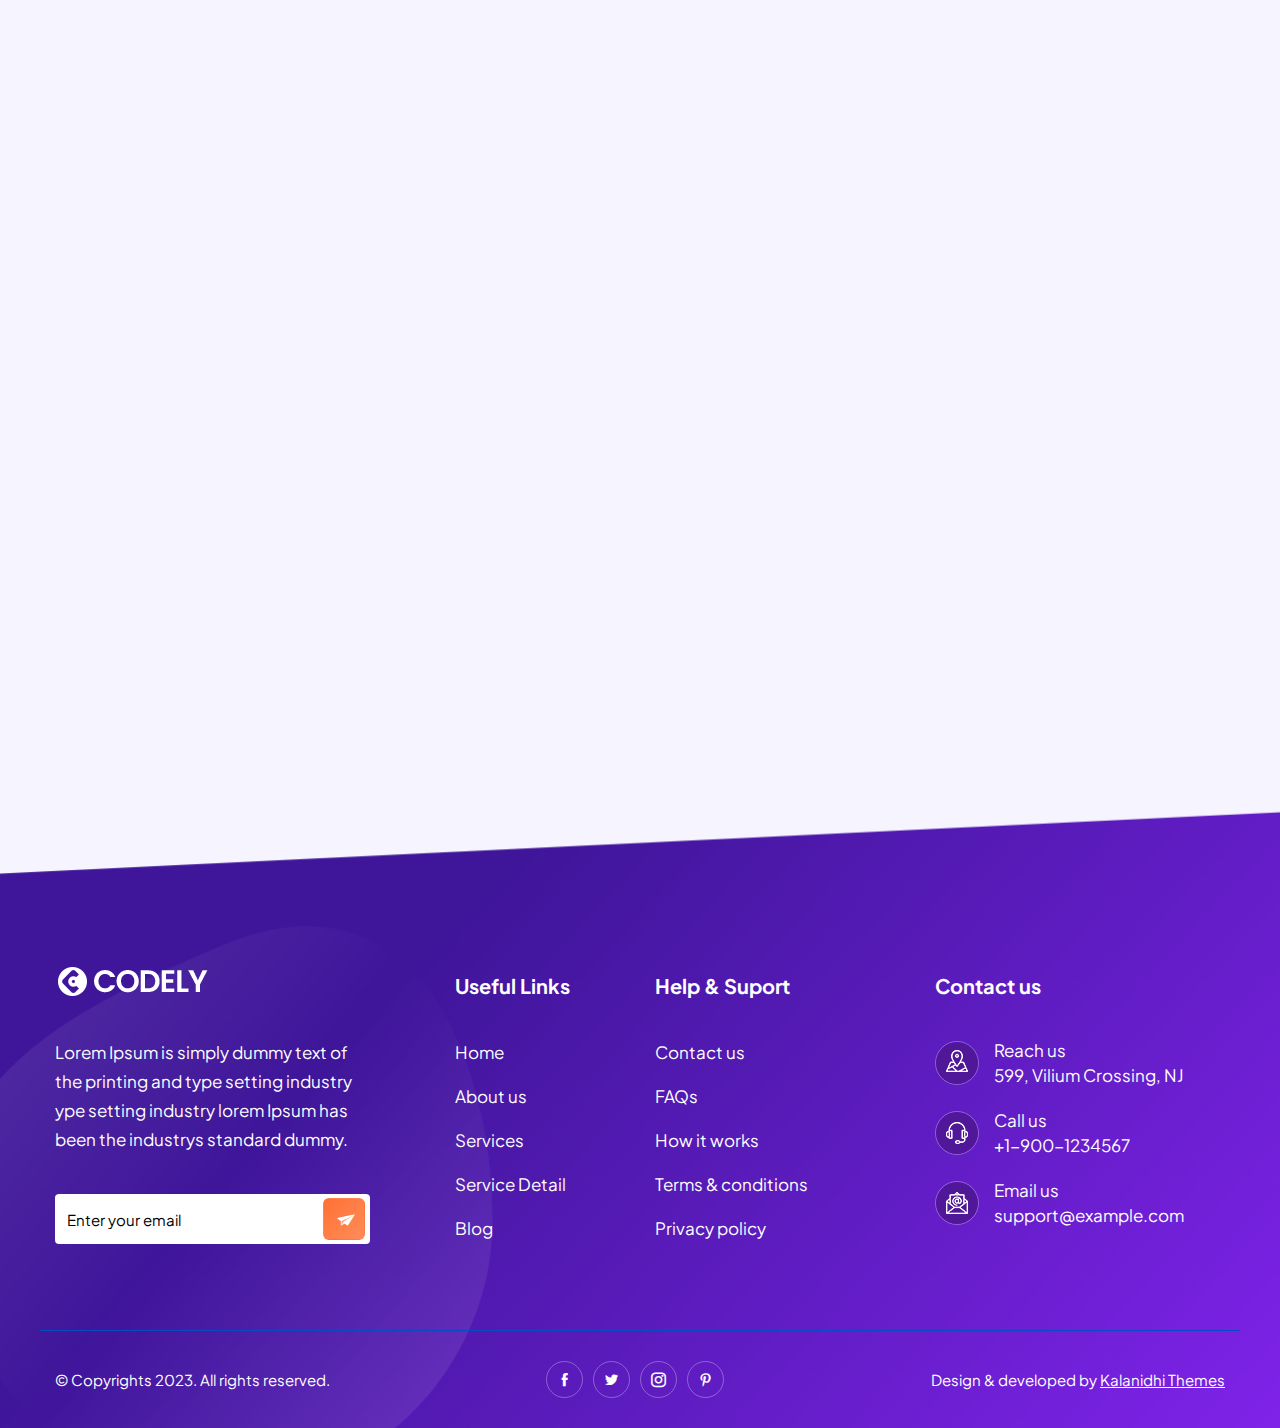
<file: testimonial.html>
<!DOCTYPE html>
<html lang="en">

<head>

  <meta charset="UTF-8">
  <meta http-equiv="X-UA-Compatible" content="IE=edge">
  <meta name="viewport" content="width=device-width, initial-scale=1.0">
  <title>Testimonial</title>

  <!-- icofont-css-link -->
  <link rel="stylesheet" href="css/icofont.min.css">
  <!-- Owl-Carosal-Style-link -->
  <link rel="stylesheet" href="css/animate.min.css">
  <!-- Owl-Carosal-Style-link -->
  <link rel="stylesheet" href="css/owl.carousel.min.css">
  <!-- Bootstrap-Style-link -->
  <link rel="stylesheet" href="css/bootstrap.min.css">
  <!-- Aos-Style-link -->
  <link rel="stylesheet" href="css/aos.css">
  <!-- Coustome-Style-link -->
  <link rel="stylesheet" href="css/style.css">
  <!-- Responsive-Style-link -->
  <link rel="stylesheet" href="css/responsive.css">
  <!-- Favicon -->
  <link rel="shortcut icon" href="images/favicon.png" type="image/x-icon">

</head>

<body>


  <!-- Page-wrapper-Start -->
  <div class="page_wrapper">

    <!-- Preloader -->
    <div id="preloader">
      <!-- <div id="loader"></div> -->
      <div class="circle-border">
        <div class="circle-core"></div>
      </div>
    </div>

    <!-- Top Banner Start-->
    <div class="inner_page_block">

      <div class="banner_shapes">
        <div class="container">
          <span><img src="images/new/plus.svg" alt="image"></span>
          <span><img src="images/new/polygon.svg" alt="image"></span>
          <span><img src="images/new/round.svg" alt="image"></span>
        </div>
      </div>

      <!-- Header Start -->
      <header class="fixed">
        <!-- container start -->
        <div class="container">
          <!-- navigation bar -->
          <nav class="navbar navbar-expand-lg">
            <a class="navbar-brand" href="index.html">
              <img src="images/new/Logo.png" alt="image">
            </a>
            <button class="navbar-toggler" type="button" data-toggle="collapse" data-target="#navbarSupportedContent"
              aria-controls="navbarSupportedContent" aria-expanded="false" aria-label="Toggle navigation">
              <span class="navbar-toggler-icon">
                <!-- <i class="icofont-navigation-menu ico_menu"></i> -->
                <span class="toggle-wrap">
                  <span class="toggle-bar"></span>
                </span>
              </span>
            </button>

            <div class="collapse navbar-collapse" id="navbarSupportedContent">
              <ul class="navbar-nav ml-auto">
                <li class="nav-item active">
                  <a class="nav-link" href="index.html">Home</a>
                </li>
                <li class="nav-item">
                  <a class="nav-link" href="about-us.html">About us</a>
                </li>
                <li class="nav-item">
                  <a class="nav-link" href="testimonial.html">Testimonial</a>
                </li>
                <!-- secondery menu start -->
                <li class="nav-item has_dropdown">
                  <a class="nav-link" href="#">Services</a>
                  <span class="drp_btn"><i class="icofont-rounded-down"></i></span>
                  <div class="sub_menu">
                    <ul>
                      <li><a href="service-list-1.html">Service List 1</a></li>
                      <li><a href="service-list-2.html">Service List 2</a></li>
                      <li><a href="service-detail.html">Service Details </a></li>
                    </ul>
                  </div>
                </li>
                <li class="nav-item has_dropdown">
                  <a class="nav-link" href="#">Blog </a>
                  <span class="drp_btn"><i class="icofont-rounded-down"></i></span>
                  <div class="sub_menu">
                    <ul>
                      <li><a href="blog-list.html">Blog List</a></li>
                      <li><a href="blog-detail.html">Single Blog</a></li>
                    </ul>
                  </div>
                </li>
                <li class="nav-item has_dropdown">
                  <a class="nav-link" href="#">Pages </a>
                  <span class="drp_btn"><i class="icofont-rounded-down"></i></span>
                  <div class="sub_menu">
                    <ul>
                      <li><a href="pricing.html">Pricing </a></li>
                      <li><a href="sign-in.html">Sign In </a></li>
                      <li><a href="sign-up.html">Sign Up </a></li>
                      <li><a href="error.html">Error 404 </a></li>
                      <li><a href="faq.html">Faq </a></li>
                    </ul>
                  </div>
                </li>
                <!-- secondery menu end -->
                <li class="nav-item">
                  <a class="nav-link" href="contact-us.html">Contact</a>
                </li>
                <li class="nav-item">
                  <a class="nav-link dark_btn" href="contact-us.html">TRY IT FREE <i class="icofont-arrow-right"></i></a>
                </li>
              </ul>
            </div>
          </nav>
          <!-- navigation end -->
        </div>
        <!-- container end -->
      </header>

      <!-- Bread Crumb -->
      <div class="bread_crumb" data-aos="fade-in" data-aos-duration="2000" data-aos-delay="100">
        <div class="container">
          <div class="bred_text">
            <h1>What Our Client Says</h1>
            <ul>
              <li><a href="index.html">Home</a></li>
              <li><span>»</span></li>
              <li><a href="testimonial.html">Testimonials</a></li>
            </ul>
          </div>
        </div>
      </div>

    </div>
    <!-- Top Banner End-->

    <!-- Service Review Section Start-->
    <section class="review_section">
      <div class="container">
        <div class="row">
          <div class="col-lg-4">
            <div class="review_box" data-aos="fade-up" data-aos-duration="2000">
              <div class="icon"><img src="images/new/google.png" alt="image"></div>
              <div class="rating">
                <span><i class="icofont-star"></i></span>
                <span><i class="icofont-star"></i></span>
                <span><i class="icofont-star"></i></span>
                <span><i class="icofont-star"></i></span>
                <span><i class="icofont-star"></i></span>
              </div>
              <div class="text">
                <h3><span class="main_rating">4.9</span> out of 5 Based on
                  <span class="total_review">485 Reviews</span>
                </h3>
              </div>
            </div>
          </div>
          <div class="col-lg-4">
            <div class="review_box" data-aos="fade-up" data-aos-duration="2000">
              <div class="icon"><img src="images/new/clutch.png" alt="image"></div>
              <div class="rating">
                <span><i class="icofont-star"></i></span>
                <span><i class="icofont-star"></i></span>
                <span><i class="icofont-star"></i></span>
                <span><i class="icofont-star"></i></span>
                <span><i class="icofont-star"></i></span>
              </div>
              <div class="text">
                <h3><span class="main_rating">4.8</span> out of 5 Based on
                  <span class="total_review">390 Reviews</span>
                </h3>
              </div>
            </div>
          </div>
          <div class="col-lg-4">
            <div class="review_box" data-aos="fade-up" data-aos-duration="2000">
              <div class="icon"><img src="images/new/capterra.png" alt="image"></div>
              <div class="rating">
                <span><i class="icofont-star"></i></span>
                <span><i class="icofont-star"></i></span>
                <span><i class="icofont-star"></i></span>
                <span><i class="icofont-star"></i></span>
                <span><i class="icofont-star"></i></span>
              </div>
              <div class="text">
                <h3><span class="main_rating">4.6</span> out of 5 Based on
                  <span class="total_review">276 Reviews</span>
                </h3>
              </div>
            </div>
          </div>
        </div>
      </div>
    </section>
    <!-- Service Review Section End -->

    <!-- What Our Coustomer Say Start-->
    <section class="service_review_section">
      <div class="container">
        <div class="section_title" data-aos="fade-up" data-aos-duration="1500">
          <h2>We work with customers worldwide.</h2>
          <p>Lorem Ipsum is simply dummy text of the printing and typese tting indus orem Ipsum has beenthe
            standard dummy text ever since.</p>
        </div>
        <div class="review_pannel">
          <div class="review_block" data-aos="fade-up" data-aos-duration="1500">
            <p><b>“ Quick Support & Great Design!</b> Lorem Ipsum is simply dummy text of the printing and
              typesetting industry
              lorem Ipsum has been the industrys standard dummy text ever since the when an unknown printer took.”</p>
            <div class="avtar_block">
              <div class="avtar">
                <div class="img">
                  <img src="images/new/service_coustomer_01.png" alt="image">
                </div>
                <div class="text">
                  <h3>John Doe</h3>
                  <span>Technosoft Pvt Ltd.</span>
                </div>
              </div>
              <div class="rating">
                <span><i class="icofont-star"></i></span>
                <span><i class="icofont-star"></i></span>
                <span><i class="icofont-star"></i></span>
                <span><i class="icofont-star"></i></span>
                <span><i class="icofont-star"></i></span>
              </div>
            </div>
          </div>

          <div class="review_block" data-aos="fade-up" data-aos-duration="1500">
            <p><b>“ Bug FREE Coding & Easy Documentation!</b> Printing and typesetting industry lorem Ipsum has been
              the industrys standard dummy text ever since the when orem Ipsum is simply dummy text of the .”</p>
            <div class="avtar_block">
              <div class="avtar">
                <div class="img">
                  <img src="images/new/service_coustomer_02.png" alt="image">
                </div>
                <div class="text">
                  <h3>Shaily Zill</h3>
                  <span>Envato Corp</span>
                </div>
              </div>
              <div class="rating">
                <span><i class="icofont-star"></i></span>
                <span><i class="icofont-star"></i></span>
                <span><i class="icofont-star"></i></span>
                <span><i class="icofont-star"></i></span>
                <span><i class="icofont-star"></i></span>
              </div>
            </div>
          </div>

          <div class="review_block" data-aos="fade-up" data-aos-duration="1500">
            <p><b>“ Excellence Team!</b> Lorem Ipsum is simply dummy text of the printing and typesetting industry lorem Ipsum has been the industrys standard dummy text ever since the when an unknown printer took.”</p>
            <div class="avtar_block">
              <div class="avtar">
                <div class="img">
                  <img src="images/new/service_coustomer_01.png" alt="image">
                </div>
                <div class="text">
                  <h3>Sophiya Zaa</h3>
                  <span>Mindwebly</span>
                </div>
              </div>
              <div class="rating">
                <span><i class="icofont-star"></i></span>
                <span><i class="icofont-star"></i></span>
                <span><i class="icofont-star"></i></span>
                <span><i class="icofont-star"></i></span>
                <span><i class="icofont-star"></i></span>
              </div>
            </div>
          </div>

          <div class="review_block" data-aos="fade-up" data-aos-duration="1500">
            <p><b>“ Appriciate and Recommend Services!!</b> Printing and typesetting industry lorem Ipsum has been the industrys standard dummy text ever since the when orem Ipsum is simply dummy text of the.”</p>
            <div class="avtar_block">
              <div class="avtar">
                <div class="img">
                  <img src="images/new/service_coustomer_02.png" alt="image">
                </div>
                <div class="text">
                  <h3>Tom Cruzz </h3>
                  <span>Smart Webly</span>
                </div>
              </div>
              <div class="rating">
                <span><i class="icofont-star"></i></span>
                <span><i class="icofont-star"></i></span>
                <span><i class="icofont-star"></i></span>
                <span><i class="icofont-star"></i></span>
                <span><i class="icofont-star"></i></span>
              </div>
            </div>
          </div>

          <div class="review_block" data-aos="fade-up" data-aos-duration="1500">
            <p><b>“ Quick Support & Great Design!</b> Lorem Ipsum is simply dummy text of the printing and
              typesetting industry
              lorem Ipsum has been the industrys standard dummy text ever since the when an unknown printer took.”</p>
            <div class="avtar_block">
              <div class="avtar">
                <div class="img">
                  <img src="images/new/service_coustomer_01.png" alt="image">
                </div>
                <div class="text">
                  <h3>John Doe</h3>
                  <span>Technosoft Pvt Ltd.</span>
                </div>
              </div>
              <div class="rating">
                <span><i class="icofont-star"></i></span>
                <span><i class="icofont-star"></i></span>
                <span><i class="icofont-star"></i></span>
                <span><i class="icofont-star"></i></span>
                <span><i class="icofont-star"></i></span>
              </div>
            </div>
          </div>

          <div class="review_block" data-aos="fade-up" data-aos-duration="1500">
            <p><b>“ Bug FREE Coding & Easy Documentation!</b> Printing and typesetting industry lorem Ipsum has been
              the industrys standard dummy text ever since the when orem Ipsum is simply dummy text of the .”</p>
            <div class="avtar_block">
              <div class="avtar">
                <div class="img">
                  <img src="images/new/service_coustomer_02.png" alt="image">
                </div>
                <div class="text">
                  <h3>Shaily Zill</h3>
                  <span>Envato Corp</span>
                </div>
              </div>
              <div class="rating">
                <span><i class="icofont-star"></i></span>
                <span><i class="icofont-star"></i></span>
                <span><i class="icofont-star"></i></span>
                <span><i class="icofont-star"></i></span>
                <span><i class="icofont-star"></i></span>
              </div>
            </div>
          </div>

        </div>
      </div>
    </section>
    <!-- What Our Coustomer Say End-->

    <!-- Need support Section Start -->
    <section class="need_section innerpage_needsection" data-aos="fade-in" data-aos-duration="1500"
      data-aos-delay="100">
      <div class="container">
        <div class="need_block">
          <div class="need_text">
            <div class="section_title">
              <h2>Need support ? contact our team</h2>
              <p><i class="icofont-clock-time"></i> Mon - Fri: 9 am to 5 am</p>
            </div>
          </div>
          <div class="need_action">
            <a href="tel:1234567899" class="btn"><i class="icofont-phone-circle"></i> +1 123 456 7890</a>
            <a href="faq.html" class="faq_btn">Read The FAQ </a>
          </div>
        </div>
      </div>
    </section>
    <!-- Need support Section End -->

    <!-- Footer-Section start -->
    <footer>
      <div class="top_footer" id="contact">
        <!-- container start -->
        <div class="container">
          <!-- row start -->
          <div class="row">
            <!-- footer link 1 -->
            <div class="col-lg-4 col-md-6 col-12">
              <div class="abt_side">
                <div class="logo"> <img src="images/new/Logo.png" alt="image"></div>
                <p>Lorem Ipsum is simply dummy text of the printing and type setting industry ype setting industry lorem
                  Ipsum has been the industrys standard dummy. </p>
                <div class="news_letter_block">
                  <form action="submit">
                    <div class="form-group">
                      <input type="email" placeholder="Enter your email" class="form-control">
                      <button class="btn"><i class="icofont-paper-plane"></i></button>
                    </div>
                  </form>
                </div>
              </div>
            </div>

            <!-- footer link 2 -->
            <div class="col-lg-2 col-md-6 col-12">
              <div class="links">
                <h3>Useful Links</h3>
                <ul>
                  <li><a href="index.html">Home</a></li>
                  <li><a href="about-us.html">About us</a></li>
                  <li><a href="service-list-1.html">Services</a></li>
                  <li><a href="service-detail.html">Service Detail</a></li>
                  <li><a href="blog-list.html">Blog</a></li>
                </ul>
              </div>
            </div>

            <!-- footer link 3 -->
            <div class="col-lg-3 col-md-6 col-12">
              <div class="links">
                <h3>Help & Suport</h3>
                <ul>
                  <li><a href="contact-us.html">Contact us</a></li>
                  <li><a href="faq.html">FAQs</a></li>
                  <li><a href="#">How it works</a></li>
                  <li><a href="#">Terms & conditions</a></li>
                  <li><a href="#">Privacy policy</a></li>
                </ul>
              </div>
            </div>

            <!-- footer link 4 -->
            <div class="col-lg-3 col-md-6 col-12">
              <div class="try_out">
                <h3>Contact us</h3>
                <ul>
                  <li>
                    <span class="icon">
                      <img src="images/new/contact_01.png" alt="image">
                    </span>
                    <div class="text">
                      <p>Reach us <br> 599, Vilium Crossing, NJ</p>
                    </div>
                  </li>
                  <li>
                    <span class="icon">
                      <img src="images/new/contact_02.png" alt="image">
                    </span>
                    <div class="text">
                      <p>Call us <a href="tel:+1-900-1234567">+1-900-1234567</a></p>
                    </div>
                  </li>
                  <li>
                    <span class="icon">
                      <img src="images/new/contact_03.png" alt="image">
                    </span>
                    <div class="text">
                      <p>Email us <a href="mailto:support@example.com">support@example.com</a></p>
                    </div>
                  </li>
                </ul>
              </div>
            </div>
          </div>
          <!-- row end -->
        </div>
        <!-- container end -->
      </div>

      <!-- last footer -->
      <div class="bottom_footer">
        <!-- container start -->
        <div class="container">
          <!-- row start -->
          <div class="row">
            <div class="col-md-4">
              <p>© Copyrights 2023. All rights reserved.</p>
            </div>
            <div class="col-md-4">
              <ul class="social_media">
                <li><a href="#"><i class="icofont-facebook"></i></a></li>
                <li><a href="#"><i class="icofont-twitter"></i></a></li>
                <li><a href="#"><i class="icofont-instagram"></i></a></li>
                <li><a href="#"><i class="icofont-pinterest"></i></a></li>
              </ul>
            </div>
            <div class="col-md-4">
              <p class="developer_text">Design & developed by <a href="https://themeforest.net/user/kalanidhithemes" target="blank">Kalanidhi Themes</a></p>
            </div>
          </div>
          <!-- row end -->
        </div>
        <!-- container end -->
      </div>

      <!-- go top button -->
      <div class="go_top" id="Gotop">
        <span><i class="icofont-arrow-up"></i></span>
      </div>
    </footer>
    <!-- Footer-Section end -->

  </div>
  <!-- Page-wrapper-End -->

  <!-- Jquery-js-Link -->
  <script src="js/jquery.js"></script>
  <!-- owl-js-Link -->
  <script src="js/owl.carousel.min.js"></script>
  <!-- bootstrap-js-Link -->
  <script src="js/bootstrap.min.js"></script>
  <!-- aos-js-Link -->
  <script src="js/aos.js"></script>
  <!-- main-js-Link -->
  <script src="js/main.js"></script>


</body>

</html>
</file>
<file: css/style.css>
/*-----------------------------------------------------------------------------------

[Table of contents]

1. Font
2. Css Variable for colors
3. Common CSS
4. Preloader CSS
5. Header - Main Navigation ( section )
6. Hero Slider ( section )
7. Unique features ( section )
8. Analyze ( section )
9. Collaborate  ( section )
10. Communication ( section )
11. powerful solution ( section )
12. integration  ( section )
13. Customer ( section )
14. Trusted ( section )
15. Pricing ( section )
16. Need ( section )
17. FAQs ( section )
18. Interface overview ( section )
19. Advance Feature ( section )
20. Our Team ( section )
21. Free Trial ( section )
22. Latest Story - Blog ( section )
23. Footer ( section )
24. Animation CSS 
25. Object moving Animation css
26. Wave Animation css
27. Inner Pages CSS


-----------------------------------------------------------------------------------*/


/* --------Font--------------- */
@import url("https://fonts.googleapis.com/css2?family=Plus+Jakarta+Sans:ital,wght@0,300;0,400;0,500;0,600;0,700;0,800;1,300;1,400;1,700&display=swap");
@import url('https://fonts.googleapis.com/css2?family=Playfair+Display:wght@700&display=swap');

/* -----------Css-variable------ */

:root {
  --light-purple: #f6f4ff;
  --purple: #034cc6;
  --bg-purple: #034cc6;
  --dark-purple: #034cc6;
  --body-text-purple: #3e3f66;
  --text-white: #ffffff;
  --bg-white: #ffffff;
  --slider-dots-color: #d4d2dd;
  --light-bg: #dfdaf3;
  --bg-orange-gradiunt: linear-gradient(135deg, #ff7133, #ff8c5a);
  --bg-hover-gradiunt: linear-gradient(135deg, #ff8c5a, #ff7133);
  --orange: #ff923d;
  --main_purple: #034cc6;
  --bg-purple-gradiunt: linear-gradient(313deg, #034cc6 0%, #002057 100%);
  --dark-blue: #060A3D;
}

/* ------Common-Css------------- */

body {
  margin: 0;
  padding: 0;
  box-sizing: border-box;
  font-size: 17px;
  line-height: 1.7;
  font-family: "Plus Jakarta Sans", sans-serif;
  color: var(--body-text-purple);
  background-color: var(--light-purple);
  word-break: break-word;
  scroll-behavior: smooth;
}

body.hide_scroll {
  overflow: hidden;
}

.page_wrapper {
  width: 100%;
  overflow-x: hidden;
}

a {
  text-decoration: none;
  color: var(--body-text-purple);
}

a:hover {
  text-decoration: none;
  color: var(--body-text-purple);
}

ul,
li {
  padding: 0;
  list-style-type: none;
  margin: 0;
}

button:focus,
.btn.focus,
.btn:focus {
  outline: none;
  box-shadow: none;
}

.form-control:focus {
  box-shadow: none;
  border-color: transparent;
}

@media screen and (min-width: 1200px) {
  .container {
    max-width: 1200px;
  }
}

.section_title {
  text-align: center;
}

/* section heading h2 */
.section_title h2 {
  font-size: 40px;
  font-weight: 700;
  color: var(--dark-purple);
  margin-bottom: 10px;
}

.section_title h2 span {
  color: var(--purple);
}

h3 {
  font-size: 20px;
  font-weight: 700;
  color: var(--purple);
  margin-bottom: 20px;
}

.row_am {
  padding: 50px 0;
}

/* slider controls */
.owl-carousel .owl-dots {
  display: flex;
  align-items: center;
  justify-content: center;
  position: relative;
  margin-top: 20px;
}

.owl-carousel .owl-dots button {
  display: block;
  width: 15px;
  height: 15px;
  background-color: var(--slider-dots-color);
  border-radius: 15px;
  margin: 0 5px;
}

.owl-carousel .owl-dots button.active {
  background-color: var(--main_purple);
}

/* Orange Btn */
.btn_main {
  color: var(--text-white);
  background-image: var(--bg-orange-gradiunt);
  font-size: 15px;
  padding: 10px 30px;
  border-radius: 25px;
  position: relative;
  font-weight: 700;
  transition: 0.4s all;
}

.btn_main:hover {
  color: var(--text-white);
  opacity: 0.9;
}

.btn_main i {
  transform: rotate(-45deg);
  display: inline-block;
  font-size: 20px;
  margin-left: 4px;
  position: relative;
  top: 1px;
  transition: 0.4s all;
}

.btn_main:hover i {
  transform: rotate(0);
}

/* Only Text */
.text_btn {
  font-size: 14px;
  font-weight: 700;
  color: var(--main_purple);
}

.text_btn i {
  transform: rotate(-45deg);
  display: inline-block;
  font-size: 20px;
  margin-left: 4px;
  position: relative;
  top: 2px;
  transition: 0.4s all;
}

.text_btn:hover {
  color: var(--purple);
}

.text_btn:hover i {
  transform: rotate(0);
}

/* -------------Preloader-Css-Start-------------- */

/* Preloader */
#preloader {
  position: fixed;
  top: 0;
  left: 0;
  width: 100%;
  height: 100%;
  background-color: rgba(255, 255, 255, 0.96);
  z-index: 999999;
  display: flex;
  align-items: center;
  justify-content: center;
}

#loader {
  display: block;
  position: relative;
  left: 50%;
  top: 50%;
  width: 150px;
  height: 150px;
  margin: -75px 0 0 -75px;
  border-radius: 50%;
  border: 3px solid transparent;
  border-top-color: var(--bg-purple);
  -webkit-animation: spin 2s linear infinite;
  animation: spin 2s linear infinite;
}

#loader:before {
  content: "";
  position: absolute;
  top: 5px;
  left: 5px;
  right: 5px;
  bottom: 5px;
  border-radius: 50%;
  border: 3px solid transparent;
  border-top-color: var(--body-text-purple);
  -webkit-animation: spin 3s linear infinite;
  animation: spin 3s linear infinite;
}

#loader:after {
  content: "";
  position: absolute;
  top: 15px;
  left: 15px;
  right: 15px;
  bottom: 15px;
  border-radius: 50%;
  border: 3px solid transparent;
  border-top-color: var(--dark-purple);
  -webkit-animation: spin 1.5s linear infinite;
  animation: spin 1.5s linear infinite;
}

@-webkit-keyframes spin {
  0% {
    -webkit-transform: rotate(0deg);
    -ms-transform: rotate(0deg);
    transform: rotate(0deg);
  }
  100% {
    -webkit-transform: rotate(360deg);
    -ms-transform: rotate(360deg);
    transform: rotate(360deg);
  }
}

@keyframes spin {
  0% {
    -webkit-transform: rotate(0deg);
    -ms-transform: rotate(0deg);
    transform: rotate(0deg);
  }
  100% {
    -webkit-transform: rotate(360deg);
    -ms-transform: rotate(360deg);
    transform: rotate(360deg);
  }
}

.circle-border {
  width: 150px;
  height: 150px;
  padding: 4px;
  display: flex;
  justify-content: center;
  align-items: center;
  border-radius: 50%;
  background: rgb(63, 249, 220);
  background: linear-gradient(313deg, rgb(127, 35, 233, 0.1) 0%, #3f169a 100%);
  animation: spin 0.8s linear 0s infinite;
}

.circle-core {
  width: 100%;
  height: 100%;
  background-color: #fff;
  border-radius: 50%;
}

/* -----------Header-Css-Start------------------- */
/* header wraper */
header {
  position: relative;
  width: 100%;
  z-index: 99999;
  transition: 0.4s all;
}

header.fix_style {
  backdrop-filter: blur(5px);
  background: linear-gradient(313deg, rgba(3, 76, 198, 0.8) 0%, rgba(0, 40, 107, 0.8) 100%);
  transition: 0.4s all;
}

header.fixed {
  position: fixed;
  top: 0;
}

/* navigation bar */
.navbar {
  padding-left: 0;
  padding-right: 0;
  padding-top: 35px;
  transition: 0.4s all;
}

header.fix_style .navbar {
  padding: 20px 0;
}

.navbar-expand-lg .navbar-nav {
  align-items: center;
}

.navbar-expand-lg .navbar-nav .nav-link {
  padding: 5px 16px;
  font-size: 16px;
  font-weight: 400;
  color: var(--text-white);
  transition: 0.4s all;
}

.navbar-expand-lg .navbar-nav .nav-link.dark_btn {
  color: var(--text-white);
  background-image: var(--bg-orange-gradiunt);
  font-size: 15px;
  padding: 9px 38px;
  border-radius: 25px;
  margin-left: 20px;
  position: relative;
  overflow: hidden;
  transition: 0.4s all;
  font-weight: 700;
}

header.fix_style .navbar-expand-lg .navbar-nav .nav-link.dark_btn {
  color: var(--text-white);
}

.navbar-expand-lg .navbar-nav .nav-link.dark_btn i {
  transform: rotate(-45deg);
  display: inline-block;
  font-size: 20px;
  margin-left: 4px;
  position: relative;
  top: 2px;
  transition: 0.4s all;
}

.navbar-expand-lg .navbar-nav .nav-link.dark_btn:hover i {
  transform: rotate(0);
}

.navbar-expand-lg .navbar-nav .nav-link.dark_btn:before {
  content: "";
  position: absolute;
  top: 0;
  left: -80px;
  width: 100px;
  height: 50px;
  transform: skew(-25deg);
  animation: main_anim 3s infinite ease-in-out;
  background: linear-gradient(
    to right,
    rgba(255, 255, 255, 0) 0%,
    rgba(255, 255, 255, 0.2) 100%
  );
}

@keyframes main_anim {
  0% {
    left: -120px;
    opacity: 0;
  }
  10% {
    opacity: 1;
  }
  100% {
    left: 160px;
    opacity: 0;
  }
}



/* Dots Moving Animation */
.dotes_anim_bloack .dots {
  position: absolute;
  border-radius: 50%;
}

.dotes_anim_bloack .dots::before {
  content: "";
  border-radius: 50%;
  position: absolute;
}

.dotes_anim_bloack .dotes_1 {
  width: 120px;
  height: 120px;
  top: 135px;
  left: 75px;
  animation: reverce_anim_round 12s infinite linear;
}

.dotes_anim_bloack .dotes_1::before {
  width: 12px;
  height: 12px;
  background: #f249c0;
  top: 0;
  left: 0;
}

.dotes_anim_bloack .dotes_2 {
  width: 90px;
  height: 60px;
  top: 47px;
  left: 65%;
  animation: anim_round 9s infinite linear;
}
.dotes_anim_bloack .dotes_2::before {
  width: 9px;
  height: 9px;
  background: #f249c0;
  top: 0;
  left: 0;
}

.dotes_anim_bloack .dotes_3 {
  width: 120px;
  height: 120px;
  top: 175px;
  right: 165px;
  animation: reverce_anim_round 12s infinite linear;
}
.dotes_anim_bloack .dotes_3::before {
  width: 14px;
  height: 14px;
  background: #1febcc;
  top: 0;
  right: 0;
}

.dotes_anim_bloack .dotes_4 {
  width: 100px;
  height: 140px;
  top: 33%;
  left: 290px;
  animation: anim_round 8s infinite linear;
}
.dotes_anim_bloack .dotes_4::before {
  width: 10px;
  height: 10px;
  background: #f2b049;
  top: 0;
  left: 0;
}

.dotes_anim_bloack .dotes_5 {
  width: 120px;
  height: 120px;
  top: 37%;
  left: 68%;
  animation: reverce_anim_round 15s infinite linear;
}
.dotes_anim_bloack .dotes_5::before {
  width: 10px;
  height: 10px;
  background: #f2b049;
  top: 0;
  left: 0;
}

.dotes_anim_bloack .dotes_6 {
  width: 120px;
  height: 120px;
  top: 40%;
  right: 90px;
  animation: anim_round 17s infinite linear;
}
.dotes_anim_bloack .dotes_6::before {
  width: 10px;
  height: 10px;
  background: #7da5ff;
  top: 0;
  right: 0;
}

.dotes_anim_bloack .dotes_7 {
  width: 120px;
  height: 120px;
  bottom: 18%;
  left: 200px;
  animation: reverce_anim_round 14s infinite linear;
}
.dotes_anim_bloack .dotes_7::before {
  width: 10px;
  height: 10px;
  background: #7da5ff;
  top: 0;
  left: 0;
}

.dotes_anim_bloack .dotes_8 {
  width: 120px;
  height: 120px;
  bottom: 15%;
  right: 250px;
  animation: reverce_anim_round 10s infinite linear;
}
.dotes_anim_bloack .dotes_8::before {
  width: 14px;
  height: 14px;
  background: #f249c0;
  top: 0;
  left: 0;
}

@keyframes anim_round {
  0% {
    transform: rotate(0);
  }

  100% {
    transform: rotate(360deg);
  }
}

@keyframes reverce_anim_round {
  0% {
    transform: rotate(0);
  }

  100% {
    transform: rotate(-360deg);
  }
}

.navbar-brand img {
  width: 165px;
}

.white_header_logo {
  display: none;
}

/* navigation bar dropdown */
.navbar-expand-lg .navbar-nav .has_dropdown {
  display: flex;
  align-items: center;
  position: relative;
  border-radius: 10px 10px 0 0;
  transition: 0.4s all;
}

.navbar-expand-lg .navbar-nav .has_dropdown:hover {
  background-color: var(--bg-white);
  box-shadow: 0px 4px 10px #c5c5c580;
}

.navbar-expand-lg .navbar-nav .has_dropdown .drp_btn {
  position: relative;
  right: 12px;
  color: var(--text-white);
  transition: 0.4s all;
}

.navbar-expand-lg .navbar-nav .has_dropdown .drp_btn.rotate {
  transform: rotate(180deg);
}

.navbar-expand-lg .navbar-nav .has_dropdown .sub_menu {
  position: absolute;
  top: 100%;
  background-color: var(--bg-white);
  border-radius: 0 10px 10px 10px;
  min-width: 210px;
  max-width: 230px;
  margin-top: -10px;
  transition: 0.4s all;
  opacity: 0;
  pointer-events: none;
  box-shadow: -1px 8px 7px #4e464633;
}

.navbar-expand-lg .navbar-nav .has_dropdown .sub_menu ul {
  margin-left: 0;
  padding: 10px 20px;
}

.navbar-expand-lg .navbar-nav .has_dropdown .sub_menu ul li a {
  font-size: 15px;
  position: relative;
  transition: 0.4s all;
  line-height: 35px;
  font-weight: 400;
}

.navbar-expand-lg .navbar-nav .has_dropdown .sub_menu ul li a:hover {
  color: var(--orange);
}

.navbar-expand-lg .navbar-nav .has_dropdown:hover > a,
.navbar-expand-lg .navbar-nav .has_dropdown:hover > .drp_btn {
  color: var(--orange);
}

.navbar-expand-lg .navbar-nav .has_dropdown:hover .sub_menu {
  opacity: 1;
  pointer-events: all;
  margin-top: -1px;
}

/* navigation toggle menu */
.toggle-wrap {
  padding: 10px;
  position: relative;
  cursor: pointer;

  /*disable selection*/
  -webkit-touch-callout: none;
  -webkit-user-select: none;
  -khtml-user-select: none;
  -moz-user-select: none;
  -ms-user-select: none;
  user-select: none;
}

.toggle-bar,
.toggle-bar::before,
.toggle-bar::after,
.toggle-wrap.active .toggle-bar,
.toggle-wrap.active .toggle-bar::before,
.toggle-wrap.active .toggle-bar::after {
  -webkit-transition: all 0.2s ease-in-out;
  -moz-transition: all 0.2s ease-in-out;
  -o-transition: all 0.2s ease-in-out;
  transition: all 0.2s ease-in-out;
}

.toggle-bar {
  width: 20px;
  margin: 10px 0;
  position: relative;
  border-top: 2px solid var(--bg-white);
  display: block;
  margin-right: 20px;
}

.toggle-bar::before,
.toggle-bar::after {
  content: "";
  display: block;
  background: var(--bg-white);
  height: 2px;
  width: 25px;
  position: absolute;
  top: -8px;
  right: 0px;
  -ms-transform: rotate(0deg);
  -webkit-transform: rotate(0deg);
  transform: rotate(0deg);
  -ms-transform-origin: 13%;
  -webkit-transform-origin: 13%;
  transform-origin: 13%;
}


.white_header .toggle-bar,
.white_header .toggle-bar::before,
.white_header .toggle-bar::after {
  border-top: 2px solid var(--bg-white);
}

.toggle-bar::after {
  top: 4px;
}

.toggle-wrap.active .toggle-bar {
  border-top: 6px solid transparent;
}

.toggle-wrap.active .toggle-bar::before {
  -ms-transform: rotate(45deg);
  -webkit-transform: rotate(45deg);
  transform: rotate(45deg);
  top: -9px;
}

.toggle-wrap.active .toggle-bar::after {
  -ms-transform: rotate(-45deg);
  -webkit-transform: rotate(-45deg);
  transform: rotate(-45deg);
}

/* Banner Section Css Start  */

.top_home_wraper {
  background-image: url(../images/new/main_bg.jpg);
  min-height: 1060px;
  background-size: cover;
  background-repeat: no-repeat;
}

.banner_section {
  padding-top: 70px;
}

.banner_section .banner_text {
  color: var(--text-white);
  text-align: center;
  padding-top: 25%;
}

.banner_section .banner_text .ban_inner_text h1 {
  font-size: 55px;
  font-weight: 700;
}

.banner_section .banner_text .ban_inner_text p {
  margin: 20px 0;
  font-family: Poppins;
}

.banner_section .banner_text .ban_inner_text span:not(h1 span) {
  font-size: 20px;
  font-weight: 500;
  font-family: Poppins;
}

.banner_section .banner_text form .form-group {
  position: relative;
  height: 50px;
  width: 550px;
  margin: 0 auto;
}

.banner_section .banner_text form .form-control {
  height: 50px;
  width: 100%;
  border-radius: 100px;
  margin: 0 auto;
  padding-left: 47px;
  background-image: url(../images/new/mesage_icon.svg);
  background-repeat: no-repeat;
  background-position: 15px 50%;
}

.banner_section .banner_text form .form-control::placeholder {
  color: #8f91bf;
}

.banner_section .banner_text form .form-group::before {
  content: "";
  width: 1px;
  height: 18px;
  position: absolute;
  left: 42px;
  top: 50%;
  transform: translateY(-50%);
  background-color: #b4b5d4;
}

.banner_section .banner_text form .form-group button {
  position: absolute;
  right: 5px;
  top: 3px;
  padding: 9px 30px;
}

.banner_section .banner_text form .form-group + span {
  margin: 20px 0 35px 0;
  text-align: center;
  display: block;
  font-size: 15px;
}

.banner_section .banner_text form .form-group + span a {
  color: var(--text-white);
  text-decoration: underline;
}

.banner_section .banner_text .play-button {
  position: relative;
  display: flex;
  justify-content: center;
  align-items: center;
  cursor: pointer;
  width: 250px;
  margin: 0 auto;
}

.banner_section .banner_text .play_btn {
  position: relative;
}

.banner_section .banner_text .play-button span {
  color: var(--text-white);
  font-weight: 700;
  margin-left: 30px;
  font-size: 13px;
}

.banner_section .banner_text .play-button span:first-child {
  margin-left: 0;
}

.banner_section .banner_text .play-button .play_btn img {
  width: 40px;
}

/* Banner images section css strat */
.banner_section .banner_images {
  position: relative;
  margin: 0 auto;
  margin-top: 90px;
  max-width: 920px;
}

.banner_section .banner_images > img {
  border: 14px solid rgb(255 255 255 / 30%);
  border-radius: 33px;
  box-shadow: 0 0 14px 2px #0000001c;
}

.banner_section .banner_images .sub_images img {
  position: absolute;
  box-shadow: 0 0 14px 2px #0000001c;
  border-radius: 20px;
}

.banner_section .banner_images .sub_images img:nth-child(1) {
  top: 60px;
  right: -55px;
  animation-delay: 1s;
}

.banner_section .banner_images .sub_images img:nth-child(2) {
  top: 135px;
  left: -90px;
  animation-delay: 1.5s;
}

.banner_section .banner_images .sub_images img:nth-child(3) {
  bottom: 87px;
  right: -110px;
  animation-delay: 4s;
}

/* Banner Shapes section css strat */
.banner_shapes .container {
  position: relative;
}

.banner_shapes span {
  position: absolute;
}

.banner_shapes span:first-child {
  top: 197px;
  right: 45px;
  animation: mymove 10s infinite;
}

.banner_shapes span:nth-child(2) {
  top: 435px;
  left: -75px;
  animation: mymove 6s infinite;
}

.banner_shapes span:nth-child(3) {
  top: 350px;
  right: -145px;
  animation: mymove 3s infinite;
}


@keyframes mymove {
  50% {transform: rotate(180deg);}
}

/* unique-section css start */

.row_am.unique_section {
  padding-top: 80px;
}

.unique_section .features_inner {
  display: flex;
  justify-content: space-between;
  margin-top: 40px;
}

.unique_section .features_inner .feature_card {
  width: 365px;
  background-color: var(--bg-white);
  border-radius: 12px;
  padding: 40px;
  text-align: center;
  transition: 0.4s all;
}

.unique_section .features_inner .feature_card:hover {
  box-shadow: 0 18px 29px #ede9fe;
}

.unique_section .features_inner .icons {
  position: relative;
  width: 133px;
  margin: 0 auto;
}

.unique_section .features_inner .icons img {
  position: relative;
  z-index: 2;
}

.unique_section .features_inner .icons .dot_anim {
  position: absolute;
  width: 6px;
  height: 6px;
  display: block;
  background-color: #ff923d;
  border-radius: 10px;
  z-index: 1;
  transition: 0.5s all;
}

.unique_section .features_inner .feature_card:nth-child(1) .dot_anim {
  background-color: #43c8f9;
}

.unique_section .features_inner .feature_card:nth-child(3) .dot_anim {
  background-color: #1eab21;
}

.unique_section .features_inner .feature_card .dot_block {
  position: absolute;
  left: 0;
  top: 0;
  width: 133px;
  height: 133px;
  transition: 0.5s all;
  transform: rotate(-30deg);
  transition-delay: 0.5s;
}

.unique_section .features_inner .feature_card .icons .dot_anim:nth-child(1) {
  top: 30px;
  left: 40px;
}

.unique_section
  .features_inner
  .feature_card:hover
  .icons
  .dot_anim:nth-child(1) {
  top: 20px;
  left: 20px;
}

.unique_section .features_inner .feature_card .icons .dot_anim:nth-child(2) {
  right: 35px;
  top: 40px;
}
.unique_section
  .features_inner
  .feature_card:hover
  .icons
  .dot_anim:nth-child(2) {
  right: 15px;
  top: 30px;
}

.unique_section .features_inner .feature_card .icons .dot_anim:nth-child(3) {
  left: 50px;
  bottom: 70px;
}
.unique_section
  .features_inner
  .feature_card:hover
  .icons
  .dot_anim:nth-child(3) {
  left: 30px;
  bottom: 40px;
}

.unique_section .features_inner .feature_card:hover .dot_block {
  transform: rotate(0deg);
}

/* Analyze Section Css Strat */

.analyze_section .analyze_text {
  max-width: 475px;
}

.analyze_section .analyze_text .section_title {
  text-align: left;
  margin: 15px 0 40px 0;
}

.analyze_section .analyze_text .section_title h2 {
  margin-bottom: 15px;
}

.analyze_section .analyze_text ul li {
  position: relative;
  padding-left: 35px;
}

.analyze_section .analyze_text ul li::before {
  content: "";
  position: absolute;
  left: 0;
  width: 22px;
  height: 22px;
  background-image: url(../images/new/right_icon.svg);
  background-size: contain;
  background-repeat: no-repeat;
}

.analyze_section .analyze_text ul li h3 {
  margin-bottom: 5px;
}

.analyze_section .analyze_image {
  background-image: url(../images/new/Analyze_bg.png);
  background-size: contain;
  background-repeat: no-repeat;
  position: relative;
  display: flex;
  justify-content: center;
  align-items: center;
  min-height: 575px;
}

.analyze_section .analyze_image img {
  box-shadow: 0 18px 29px #ede9fe;
  max-width: 100%;
  border-radius: 8px;
}

.analyze_section .analyze_image img:nth-child(1) {
  position: absolute;
  bottom: 15px;
  left: 105px;
  z-index: 1;
  animation-delay: 4s;
}

.analyze_section .analyze_image img:nth-child(2) {
  position: absolute;
  top: 70px;
  right: 65px;
  z-index: 1;
}

/* ------Collaborate section Css Start------ */
.collaborate_section .collaborate_text {
  padding-left: 30px;
}

.collaborate_section .collaborate_text .section_title {
  text-align: left;
  margin: 15px 0 40px 0;
}

.collaborate_section .collaborate_text .section_title h2 {
  margin-bottom: 15px;
}

.collaborate_section .collaborate_text ul {
  padding-bottom: 25px;
}

.collaborate_section .collaborate_text ul li {
  position: relative;
  padding-left: 115px;
  margin-bottom: 35px;
}

.collaborate_section .collaborate_text ul li::before {
  content: "";
  position: absolute;
  left: 0;
  width: 90px;
  height: 90px;
  background-image: url(../images/new/Syncfollowers.svg);
  background-size: contain;
}

/* .collaborate_section .collaborate_text ul li:last-child:before {
  background-image: url(../images/new/Globallyconnected.svg);
} */

.collaborate_section .collaborate_text ul li h3 {
  margin-bottom: 5px;
}

.collaborate_section .collaborate_image {
  background-image: url(../images/new/Collaborate.png);
  background-size: contain;
  background-repeat: no-repeat;
  position: relative;
  min-height: 575px;
}

.collaborate_section .collaborate_image .img_block {
  display: flex;
  align-items: flex-end;
}

.collaborate_section .collaborate_image .img_block:first-child {
  padding: 15px 0 0 15px;
}

.collaborate_section .collaborate_image .img_block:first-child img:last-child {
  margin-left: 20px;
}

.collaborate_section .collaborate_image .img_block:first-child .icon_img {
  margin-bottom: -30px;
}

.collaborate_section .collaborate_image .img_block:last-child {
  align-items: flex-start;
  margin-top: 35px;
  padding-left: 15px;
}

.collaborate_section .collaborate_image .img_block:last-child .icon_img {
  margin-left: -80px;
  animation-delay: 3s;
}

.collaborate_section .collaborate_image .icon_img {
  box-shadow: 0px 1px 18px 0px #50505024;
  border-radius: 10px;
}


/* Communication Section Css Strat */

.communication_section .communication_text {
  max-width: 475px;
}

.communication_section .communication_text .section_title {
  text-align: left;
  margin: 15px 0 40px 0;
}

.communication_section .communication_text .section_title h2 {
  margin-bottom: 15px;
}

.communication_section .communication_text ul li {
  position: relative;
  padding-left: 35px;
}

.communication_section .communication_text ul li::before {
  content: "";
  position: absolute;
  left: 0;
  width: 22px;
  height: 22px;
  background-image: url(../images/new/right_icon.svg);
  background-size: contain;
  background-repeat: no-repeat;
}

.communication_section .communication_text ul li h3 {
  margin-bottom: 5px;
}

.collaborate_section .communication_image {
  background-image: url(../images/new/Collaborate.png);
  background-size: contain;
  background-repeat: no-repeat;
  position: relative;
  display: flex;
  justify-content: center;
  align-items: center;
  min-height: 575px;
}

.image_container{
  background-image: url(../images/new/cominication_bg.png)!important;
  background-size: contain;
  background-repeat: no-repeat;
  position: relative;
  display: flex;
  justify-content: center;
  align-items: center;
  min-height: 575px;
}

.communication_section .communication_image img {
  box-shadow: 0 18px 29px #e3e1ec;
  max-width: 100%;
  border-radius: 8px;
}

.communication_section .communication_image img:nth-child(1) {
  position: absolute;
  bottom: 15px;
  left: 25px;
  z-index: 1;
  animation-delay: 4s;
}

.communication_section .communication_image img:nth-child(2) {
  position: absolute;
  top: 280px;
  right: 35px;
  z-index: 1;
}



/* powerful solution Section Css Start */

.powerful_solution {
  background-image: var(--bg-purple-gradiunt);
  min-height: 1000px;
  position: relative;
  color: var(--text-white);
  padding: 100px 0;
  margin: 50px 0 40px 0;
}

.powerful_solution .container {
  position: relative;
}

.powerful_solution .bg_pattern img {
  width: 100%;
  opacity: 0.1;
  position: absolute;
  top: 0;
}

.powerful_solution .section_title {
  max-width: 780px;
  margin: 0 auto;
}

.powerful_solution .section_title h2 {
  color: var(--text-white);
}

.powerful_solution .quality_lable ul {
  display: flex;
  justify-content: center;
  align-items: center;
  margin-top: 30px;
}

.powerful_solution .quality_lable ul li {
  padding: 5px 35px;
  border-radius: 100px;
  background-color: rgba(255, 255, 255, 0.1);
  margin: 0 10px;
  font-weight: 600;
  transition: .4s all;
  cursor: context-menu;
}

.powerful_solution .quality_lable ul li p {
  margin: 0 0 0 5px;
  transition: .3s all;
}

.powerful_solution .quality_lable ul li:hover {
  background-color: var(--bg-white);
  color: var(--purple);
}

.powerful_solution .counters_block {
  margin: 35px 0 50px 0;
}

.powerful_solution .counters_block ul {
  display: flex;
  justify-content: space-between;
}

.powerful_solution .counters_block ul li {
  text-align: center;
  max-width: 180px;
}

.powerful_solution .counters_block ul li p:first-child {
  font-size: 60px;
  font-weight: 700;
  margin: 0;
  line-height: 1.2;
  min-height: 75px;
}

.powerful_solution .counters_block ul li p:last-child {
  font-weight: 600;
  line-height: 23px;
}

.powerful_solution .images_gallery_block .gl_block .img {
  margin-top: 30px;
}

.powerful_solution .images_gallery_block .gl_block .img img {
  max-width: 100%;
  border-radius: 12px;
}

.powerful_solution .images_gallery_block .gl_block:first-child {
  margin-top: 50px;
}

.powerful_solution .images_gallery_block .gl_block:last-child {
  margin-top: 80px;
}

/* integration-section Css Start */

.integration_section {
  position: relative;
}

.integration_section .section_title {
  max-width: 600px;
  margin: 0 auto;
}

.integration_section .section_title p {
  margin-bottom: 10px;
}

.integration_section .platforms_list .list_block {
  background: #ffffff 0% 0% no-repeat padding-box;
  box-shadow: 0px 3px 15px #edebf6;
  border: 1px solid #f1eff7;
  border-radius: 6px;
  min-height: 160px;
  padding: 10px;
  display: flex;
  flex-direction: column;
  justify-content: center;
  align-items: center;
  text-align: center;
  margin-top: 30px;
  border-bottom: 4px solid transparent;
  transition: .4s all;
}

.integration_section .platforms_list .list_block:hover {
  border-bottom-color: var(--main_purple);
}

.integration_section .platforms_list .list_block .icon {
  height: 100px;
  display: flex;
  justify-content: center;
  align-items: center;
}

.integration_section .platforms_list .list_block .caption p {
  font-weight: 600;
}

.platforms_list .icon img{
  width: 44px;
  aspect-ratio: 1 / 1;
}

/* Customer ection Css Start */

.customer_section {
  position: relative;
  margin: 40px 0 30px 0;
}

.customer_section .coustomer_block {
  background-color: #ffffff;
  padding: 70px;
  max-width: 1370px;
  border-radius: 30px;
  margin: 0 auto;
  /*box-shadow: 0 0 8px #d5d6de;*/
}

.customer_section .coustomer_block .section_title {
  margin: 50px;
  max-width: 610px;
  margin: 0 auto 50px;
}

.customer_section .coustomer_block .coustomer_slide_block {
  display: flex;
  align-items: center;
  justify-content: space-between;
  width: 1090px;
  margin: 0 auto;
}

.customer_section .coustomer_block .coustomer_slide_block .coustomer_img {
  width: 410px;
}

.customer_section .coustomer_block .coustomer_slide_block .coustomer_review {
  width: calc(100% - 460px);
}

.customer_section .coustomer_slide_block .coustomer_review .rating {
  display: flex;
}

.customer_section .coustomer_slide_block .coustomer_review .rating span {
  font-size: 18px;
  color: #fc9400;
}

.customer_section .coustomer_slide_block .coustomer_review p {
  margin-bottom: 30px;
}

.customer_section .coustomer_slide_block .coustomer_review .coustomer_name {
  margin-bottom: 5px;
}

.customer_section .coustomer_slide_block .desiganation {
  font-size: 15px;
}

#coustomer_slider {
  position: relative;
}

#coustomer_slider .owl-dots {
  position: absolute;
  bottom: 90px;
  right: 0;
  margin: 0;
}

.customer_section .review_summery {
  margin: 35px 15px 0 15px;
  text-align: center;
  display: flex;
  justify-content: center;
  align-items: center;
}

.customer_section .review_summery p {
  margin-bottom: 0;
}

.customer_section .review_summery .rating {
  display: flex;
  margin-right: 5px;
}

.customer_section .review_summery .rating span {
  font-size: 18px;
  line-height: 32px;
  color: #fc9400;
  position: relative;
  top: -2px;
}

.customer_section .review_summery p  , 
.customer_section .review_summery p a {
  font-weight: 700;
  color: var(--main_purple);
  line-height: 32px;
  transition: .4s all;
}

.customer_section .review_summery p a:hover {
  color: var(--purple);
}

.customer_section .review_summery p span {
  color: var(--purple);
}

/* -----------Trusted-Section-Css-Start----------- */

/* trusted logos wraper */
.trusted_section .section_title h2 {
  margin-bottom: 15px;
}

.trusted_section .company_logos {
  padding-top: 20px;
}

.trusted_section .company_logos img {
  filter: grayscale(1);
  margin: 0 auto;
  transition: 0.4s all;
  max-width: 100%;
  width: auto;
}

.trusted_section .company_logos img:hover {
  filter: grayscale(0);
}

.trusted_section .owl-dots {
  margin-top: 30px;
}

/* how it works video model   */
.modal {
  z-index: 999999;
}

.modal-backdrop.show {
  z-index: 99999;
  opacity: 0.7;
}

.youtube-video .modal-dialog {
  position: absolute;
  left: 0;
  right: 0;
  top: 0;
  bottom: 0;
  margin: auto;
  width: 100%;
  padding: 0 15px;
  height: 100%;
  max-width: 1240px !important;
  display: flex;
  flex-direction: column;
  justify-content: center;
}

#video-container {
  position: relative;
  padding-bottom: 50%;
  padding-top: 30px;
  height: 0;
  overflow: hidden;
}

iframe#youtubevideo {
  position: absolute;
  top: 0;
  left: 0;
  height: 100%;
  width: 100%;
}
.youtube-video .modal-footer {
  border: none;
  text-align: center;
  display: block;
  padding: 0;
}

.youtube-video .modal-content {
  background: none !important;
  border: none;
}

#close-video {
  color: #fff;
  font-size: 30px;
}

/* -------------------Pricing-Section---------------------- */

.pricing_section {
  background-image: url(../images/new/plan_bg.png);
  background-size: cover;
  background-repeat: no-repeat;
  color: var(--text-white);
  margin: 50px 0 0 0;
}

.pricing_section.row_am {
  padding-top: 90px;
}

.pricing_section .section_title h2 {
  color: var(--text-white);
}

/* pricing wraper  */
.pricing_section .toggle_block {
  display: flex;
  align-items: center;
  justify-content: center;
  margin-top: 45px;
}

/* pricing toggle button */
.pricing_section .toggle_block span {
  color: var(--text-white);
  font-weight: 600;
  display: block;
  margin: 0 5px;
}

.tog_btn.month_active {
  left: 35px !important;
}

.pricing_section .toggle_block span.deactive {
  color: var(--body-text-purple);
}

.pricing_section .toggle_block .offer {
  background-image: var(--bg-orange-gradiunt);
  border-radius: 5px;
  padding: 2px 10px;
  font-weight: 400;
  font-size: 13px;
  color: var(--text-white);
}

.pricing_section .toggle_block .tog_block {
  width: 70px;
  height: 35px;
  background-color: var(--bg-white);
  border-radius: 18px;
  margin: 0 10px;
  position: relative;
  cursor: pointer;
  box-shadow: 0 0 8px #1b005673;
}

.pricing_section .toggle_block .tog_block .tog_btn {
  height: 23px;
  width: 23px;
  border-radius: 25px;
  display: block;
  background-color: var(--main_purple);
  position: absolute;
  left: 3px;
  top: 50%;
  transform: translateY(-50%);
  transition: 0.4s all;
}

/* pricing pannel */
.pricing_section .pricing_pannel {
  margin-top: 50px;
  display: none;
  padding-bottom: 80px;
}

.pricing_section .pricing_pannel.active {
  display: block;
}

.pricing_section .pricing_pannel .pricing_block {
  text-align: left;
  background-color: var(--bg-white);
  min-height: 680px;
  border-radius: 12px;
  padding: 60px 30px 30px 50px;
  margin-bottom: 40px;
  box-shadow: 1px 1px 10px 6px #00000024;
}

.pricing_section .pricing_block:not(.highlited_block) .btn_main {
  border-color: var(--main_purple);
  background-image: none;
  color: var(--main_purple);
}

.pricing_section .pricing_block:not(.highlited_block) .btn_main:hover {
  opacity: 1;
}

.pricing_section .pricing_pannel .pricing_block .icon {
  margin: 0 0 10px -25px;
  position: relative;
}

.pricing_section .pricing_pannel .col-md-4 .icon .dot_anim {
  position: absolute;
  width: 6px;
  height: 6px;
  display: block;
  background-color: var(--main_purple);
  border-radius: 10px;
  z-index: 1;
  transition: 0.5s all;
}

.pricing_section .pricing_pannel .col-md-4:nth-child(2) .dot_anim {
  background-color: var(--orange);
}

.pricing_section .pricing_pannel .col-md-4 .dot_block {
  position: absolute;
  left: 0;
  top: 0;
  width: 133px;
  height: 133px;
  transition: 0.5s all;
  transform: rotate(-30deg);
  transition-delay: 0.5s;
}

.pricing_section .pricing_pannel .col-md-4 .icon .dot_anim:nth-child(1) {
  top: 30px;
  left: 40px;
}

.pricing_section
  .pricing_pannel
  .col-md-4
  .pricing_block:hover
  .icon
  .dot_anim:nth-child(1) {
  top: 20px;
  left: 25px;
}

.pricing_section .pricing_pannel .col-md-4 .icon .dot_anim:nth-child(2) {
  right: 35px;
  top: 40px;
}

.pricing_section
  .pricing_pannel
  .col-md-4
  .pricing_block:hover
  .icon
  .dot_anim:nth-child(2) {
  right: 25px;
  top: 15px;
}

.pricing_section .pricing_pannel .col-md-4 .icon .dot_anim:nth-child(3) {
  left: 50px;
  bottom: 70px;
}

.pricing_section
  .pricing_pannel
  .col-md-4
  .pricing_block:hover
  .icon
  .dot_anim:nth-child(3) {
  left: 40px;
  bottom: 40px;
}

.pricing_section .pricing_pannel .col-md-4 .pricing_block:hover .dot_block {
  transform: rotate(0deg);
}

/* pricing box image */
.pricing_section .pricing_pannel .pricing_block .icon img {
  width: 120px;
  position: relative;
  z-index: 1;
}

/* pricing box heading h3 */
.pricing_section .pricing_pannel .pricing_block .pkg_name h3 {
  font-size: 20px;
  font-weight: 700;
  margin-bottom: 0;
}

.pricing_section .pricing_pannel .pricing_block .pkg_name span {
  color: var(--body-text-purple);
  font-size: 15px;
}

.pricing_section .pricing_pannel .pricing_block .price {
  font-size: 48px;
  color: var(--main_purple);
  margin: 25px 0;
  display: block;
  font-weight: 700;
}

.pricing_section .pricing_pannel .pricing_block .price span {
  font-size: 15px;
  font-weight: 400;
  color: var(--body-text-purple);
}

/* pricing box list */
.pricing_section .pricing_pannel .pricing_block .benifits {
  margin-bottom: 40px;
}

.pricing_section .pricing_pannel .pricing_block .benifits li p {
  margin-bottom: 5px;
  color: var(--body-text-purple);
}

.pricing_section .pricing_pannel .pricing_block .benifits li i {
  margin-right: 5px;
}

.pricing_section .pricing_pannel .pricing_block .benifits .include i {
  color: #009515;
}

.pricing_section .pricing_pannel .pricing_block .benifits .exclude i {
  color: #ff0000;
}

.pricing_section .pricing_pannel .pricing_block .btn_main {
  width: 180px;
}

.pricing_section .pricing_pannel .pricing_block:not(.highlited_block) .btn_main:hover {
  border-color: transparent;
  background: var(--main_purple);
  color: var(--text-white);
}

.pricing_section .contact_text {
  text-align: center;
  margin-bottom: 0;
}

.pricing_section .contact_text a {
  color: var(--purple);
  text-decoration: underline;
}

/* Need_section Css Start */

.need_section {
  position: relative;
  margin-top: -85px;
  margin-bottom: 40px;
}

.need_section .need_block {
  background-image: url(../images/new/need_bg.png);
  padding: 48px 50px;
  background-color: var(--bg-purple);
  background-repeat: no-repeat;
  background-size: cover;
  border-radius: 20px;
  box-shadow: 0 0 8px #0000004f;
  color: var(--text-white);
  display: flex;
}

.need_section .need_block .section_title {
  text-align: left;
}

.need_section .need_block .section_title h2 {
  color: var(--text-white);
}

.need_section .need_block .section_title p {
  margin-bottom: 0;
}

.need_section .need_block .need_text {
  width: calc(100% - 250px);
}

.need_section .need_block .need_action {
  width: 250px;
  text-align: center;
  padding-top: 10px;
}

.need_section .need_block .need_action .btn {
  color: var(--text-white);
  background-image: var(--bg-orange-gradiunt);
  font-size: 15px;
  padding: 9px 38px;
  border-radius: 25px;
  position: relative;
  font-weight: 700;
  transition: 0.4s all;
  font-size: 17px;
  margin-bottom: 5px;
}

.need_section .need_block .need_action .btn i {
  font-size: 18px;
  margin-right: 3px;
}

.need_section .need_block .need_action .btn:hover {
  color: var(--text-white);
  opacity: 0.9;
}

.need_section .need_block .need_action .faq_btn {
  color: var(--text-white);
  display: block;
  text-decoration: underline;
}

/* -------------FAQ-Section-Css-Start----------------- */

/* faq wraper */
.faq_section .faq_panel {
  margin-top: 40px;
}

/* faq box */
.faq_section .faq_panel .card {
  border: none;
  margin-bottom: 20px;
  border-radius: 12px;
  box-shadow: 0 4px 10px #ede9fe;
  padding: 16px 0;
}

.faq_section .faq_panel .card:last-child {
  margin-bottom: 0;
}

.faq_section .faq_panel .card-header {
  background-color: transparent;
  border: none;
  padding-bottom: 0;
  padding-top: 0;
}

.faq_section .faq_panel .card-header .btn {
  padding: 0;
  color: var(--dark-purple);
  font-weight: 700;
  font-size: 20px;
  width: 100%;
  text-align: left;
}

.faq_section .faq_panel .card-header .btn.active {
  color: var(--main_purple);
}

.faq_panel .accordion button,
.faq_panel .accordion button:hover,
.faq_panel .accordion button:focus {
  text-decoration: none;
}

.faq_section .faq_panel .card-header .icon_faq {
  position: absolute;
  right: 20px;
  top: 11px;
  color: #839bc0;
}

/* faq heading h2 */
.faq_section .faq_panel .card-header h2 {
  line-height: 1;
  position: relative;
  background-image: url(../images/new/question-icon.svg);
  background-repeat: no-repeat;
  background-size: 28px;
  background-position: left 6px;
  padding-left: 45px;
}

/* faq paragraph */
.faq_section .faq_panel .card-body {
  padding-bottom: 0;
}

/* -----------Interface overview-Css-Start----------------- */

/* interface wraper */
.interface_section.row_am {
  padding-bottom: 75px;
}

.interface_section .screen_slider {
  margin-top: 35px;
}

.interface_section .section_title {
  max-width: 610px;
  margin: 0 auto;
}

/* interface images */
.interface_section .owl-item .screen_frame_img img {
  border: 3px solid transparent;
  border-radius: 20px;
  transition: 1s all;
  margin: 0 auto;
}

.interface_section .owl-item .screen_frame_img .caption {
  text-align: center;
  margin-top: 10px;
  font-weight: 600;
}

.interface_section .owl-item .screen_frame_img {
  opacity: 0.5;
}

.interface_section .owl-item.center .screen_frame_img img {
  border: 3px solid var(--main_purple);
}

.interface_section .owl-item.center .screen_frame_img {
  opacity: 1;
}

/* -----------Advance Feature Start------------------ */
.advance_feature_section {
  padding-top: 100px;
  position: relative;
}

.advance_feature_section .container {
  max-width: 1370px;
}

.advance_feature_section .container .advance_feature_inner {
  background-image: var(--bg-purple-gradiunt);
  border-radius: 30px;
  padding: 100px;
  position: relative;
  z-index: 99;
}

.advance_feature_section .container .advance_feature_inner .section_title {
  max-width: 610px;
  margin: 0 auto;
}

.advance_feature_section .container .advance_feature_inner .section_title h2,
.advance_feature_section .container .advance_feature_inner .section_title p {
  color: var(--text-white);
}

.advance_feature_section .container .advance_feature_inner .feature_block {
  background-color: #ffffff;
  border-radius: 12px;
  padding: 40px;
  margin-top: 30px;
  display: flex;
  align-items: flex-start;
  justify-content: space-between;
  box-shadow: 0 0 14px 1px #f6f4fe3d;
}

.advance_feature_section
  .container
  .advance_feature_inner
  .feature_block
  .icon {
  width: 95px;
}

.advance_feature_section
  .container
  .advance_feature_inner
  .feature_block
  .icon
  img {
  max-width: 100%;
}

.advance_feature_section
  .container
  .advance_feature_inner
  .feature_block
  .text_info {
  width: calc(100% - 110px);
}

.advance_feature_section .container .advance_feature_inner .feature_block h3 {
  margin-bottom: 10px;
}

.advance_feature_section .container .advance_feature_inner .dark_bg {
  overflow: hidden;
}

.advance_feature_section .container .advance_feature_inner .dark_bg span {
  z-index: 9999;
}

/* -----Our Team Section Css Start----- */

.our_team_section {
  position: relative;
}

.our_team_section .section_title {
  max-width: 610px;
  margin: 0 auto;
}

.our_team_section .team_block {
  margin-top: 30px;
}

.our_team_section .team_block .team_inner {
  min-height: 365px;
  border-radius: 12px;
  padding: 15px 10px;
  background: var(--bg-white);
  box-shadow: 0px 4px 10px #ede9fe;
  transition: 0.4s all;
  position: relative;
}

.our_team_section .team_block .team_inner::before {
  content: "";
  position: absolute;
  left: 0;
  top: 0;
  width: 100%;
  height: 100%;
  background-image: var(--bg-purple-gradiunt);
  border-radius: 12px;
  z-index: -1;
  opacity: 0;
}

.our_team_section .team_block .team_inner:hover::before {
  opacity: 1;
}

.our_team_section .team_block .team_inner .img {
  position: relative;
  width: 100%;
  height: 235px;
  margin-bottom: 25px;
  background-color: var(--bg-white);
  border-radius: 10px;
  overflow: hidden;
}

.our_team_section .team_block .team_inner .img img {
  width: 100%;
  height: 100%;
  object-fit: cover;
  object-position: center;
  border-radius: 10px;
}

.our_team_section .team_block .team_inner .img .social_media {
  position: absolute;
  top: 10px;
  right: 5px;
}

.our_team_section .team_block .team_inner .img .social_media a {
  display: block;
  width: 33px;
  height: 33px;
  border: 1px solid #cccce2;
  border-radius: 50px;
  margin-bottom: 5px;
  text-align: center;
  line-height: 30px;
  color: #898aae;
  font-size: 15px;
  position: relative;
  right: -45px;
  transition: 0.4s all;
  background-color: var(--bg-white);
}

.our_team_section .team_block .team_inner .img .social_media a:nth-child(2) {
  transition-delay: 0.1s;
}

.our_team_section .team_block .team_inner .img .social_media a:nth-child(3) {
  transition-delay: 0.2s;
}

.our_team_section .team_block .team_inner:hover .img a {
  right: 0;
}

.our_team_section .team_block .team_inner .img .social_media a:hover {
  background-color: var(--main_purple);
  color: var(--text-white);
  border-color: var(--main_purple);
}

.our_team_section .team_block .team_inner .text {
  text-align: center;
}

.our_team_section .team_block .team_inner .text h3 {
  margin-bottom: 5px;
  transition: 0.4s all;
}

.our_team_section .team_block .team_inner .text span {
  transition: 0.4s all;
}

.our_team_section .team_block .team_inner:hover {
  background: transparent;
}

.our_team_section .team_block .team_inner:hover h3,
.our_team_section .team_block .team_inner:hover span {
  color: var(--text-white);
}

/* ------Free Trial Section Strat------ */
.free_trial_section {
  position: relative;
}

.free_trial_section .free_inner {
  max-width: 1370px;
  margin: 40px auto;
  background-image: url(../images/new/Free-Trial-bg.png);
  background-size: cover;
  background-repeat: no-repeat;
  border-radius: 30px;
  display: flex;
  align-items: center;
  overflow: hidden;
  position: relative;
  min-height: 565px;
  box-shadow: 0 0 8px 4px #e5e1f5;
}

.free_trial_section .free_inner .text {
  width: 650px;
  color: var(--text-white);
  padding: 15px 0;
  padding-left: 95px;
}

.free_trial_section .free_inner .text .section_title {
  text-align: left;
}

.free_trial_section .free_inner .text .section_title h2 {
  color: var(--text-white);
}

.free_trial_section .free_inner .text ul {
  display: flex;
  flex-wrap: wrap;
  justify-content: space-between;
  margin-bottom: 40px;
}

.free_trial_section .free_inner .text ul li {
  width: 48%;
}

.free_trial_section .free_inner .text ul li p {
  margin-bottom: 0;
}

.free_trial_section .free_inner .text ul li p i {
  margin-right: 5px;
}

.free_trial_section .free_inner .text .start_and_watch {
  display: flex;
}

.free_trial_section .free_inner .side_img {
  position: absolute;
  top: 75px;
  right: -210px;
  width: 890px;
  border-radius: 16px;
}

.free_trial_section .free_inner .side_img img {
  border-radius: 16px;
  box-shadow: 0 0 8px #0000004f;
  border: 1px solid #fff;
}

.free_trial_section .free_inner .text .play-button {
  position: relative;
  display: flex;
  align-items: center;
  cursor: pointer;
  width: 250px;
  margin: 0 0 0 20px;
}

.free_trial_section .free_inner .text .play_btn {
  position: relative;
}

.free_trial_section .free_inner .text .play-button span {
  color: var(--text-white);
  font-weight: 700;
  margin-left: 30px;
}

.free_trial_section .free_inner .text .play-button .play_btn img {
  width: 40px;
}

/* ---------------Latest_Story-Css-Start------------- */

/* latest story wraper */
.latest_story {
  margin-bottom: 50px;
}

.latest_story .section_title {
  margin-bottom: 50px;
}

/* latest story box */
.latest_story .story_box {
  background-color: var(--bg-white);
  text-align: center;
  border-radius: 10px;
  box-shadow: 0px 4px 30px #ede9fe;
}

/* latest story image */
.latest_story .story_box .story_img {
  position: relative;
}

.latest_story .story_box .story_img img {
  width: 100%;
  border-radius: 12px;
}

.latest_story .story_box .story_img > span {
  position: absolute;
  left: 10px;
  top: 10px;
  font-size: 14px;
  color: var(--dark-purple);
  background-color: var(--bg-white);
  border-radius: 10px;
  text-align: center;
  font-size: 12px;
  font-weight: 700;
  padding: 6px 10px;
  line-height: 1.5;
}

.latest_story .story_box .story_img span span {
  display: block;
  font-size: 17px;
  line-height: 1;
}

/* latest story pargraph */
.latest_story .story_box .story_text {
  padding: 20px 30px;
  text-align: left;
}

.latest_story .story_box .story_text .statstic {
  display: flex;
  align-items: center;
  margin-bottom: 12px;
} 

.latest_story .story_box .story_text .statstic span {
  font-size: 13px;
}

.latest_story .story_box .story_text .statstic span i {
  color: var(--main_purple);
  margin-right: 3px;
}

.latest_story .story_box .story_text .statstic span:first-child {
  margin-right: 30px;
}

/* latest story heading h3 */
.latest_story .story_box .story_text h3 {
  color: var(--dark-purple);
  margin-bottom: 15px;
}

/* latest story link text */
.latest_story .story_box .story_text a {
  color: var(--main_purple);
  margin-top: 25px;
  display: block;
  font-size: 14px;
  margin-bottom: 10px;
  font-weight: 700;
  display: block;
  text-align: left;
  padding: 0;
}

/* -------------Newsletter-Section-Css-Start------------- */

/* newsletter  wraper */
.newsletter_box {
  background-color: var(--bg-purple);
  padding: 50px;
  border-radius: 12px;
  box-shadow: 0 4px 10px #0c0c0c21;
  display: flex;
  justify-content: space-between;
  align-items: center;
  margin-bottom: -95px;
  position: relative;
  z-index: 99;
}

.newsletter_box .section_title {
  width: 45%;
}

.newsletter_box form {
  width: 60%;
}

/* newsletter heading h2 */
.newsletter_box .section_title h2 {
  margin-bottom: 5px;
  letter-spacing: -1px;
}

.newsletter_box .section_title h2,
.newsletter_box .section_title p {
  color: var(--text-white);
  text-align: left;
}

/* newsletter paragraph */
.newsletter_box .section_title p {
  margin-bottom: 0;
}

/* newsletter input  */
.newsletter_box form {
  display: flex;
}

.newsletter_box form .form-group {
  margin-bottom: 0;
}

.newsletter_box form .form-group .form-control {
  width: 430px;
  height: 55px;
  border-radius: 6px;
  color: var(--dark-purple);
}

.newsletter_box form .form-group .form-control::placeholder {
  color: var(--dark-purple);
}

/* newsletter button */
.newsletter_box form .form-group .btn {
  height: 55px;
  width: 170px;
  text-transform: uppercase;
  color: var(--purple);
  background-color: var(--bg-white);
  border-radius: 6px;
  margin-left: 10px;
  font-weight: 600;
  position: relative;
  overflow: hidden;
  z-index: 1;
}

.newsletter_box form .form-group .btn::before {
  content: "";
  position: absolute;
  left: 0;
  top: 0;
  width: 0%;
  height: 100%;
  background-color: var(--bg-purple);
  border-radius: 0;
  transition: 0.6s all;
  z-index: -1;
}

.newsletter_box form .form-group .btn:hover::before {
  width: 100%;
}

.newsletter_box form .form-group .btn:hover {
  color: var(--text-white);
}

/* ------Footer-Css-Start-------------- */
/* footer wraper */
footer {
  position: relative;
  background-image: url(../images/new/Footer-bg.png);
  background-size: cover;
  background-repeat: no-repeat;
}

footer .top_footer {
  padding: 180px 0 70px 0;
  position: relative;
  overflow: hidden;
}

/* footer logo */
footer .top_footer .logo {
  margin-bottom: 40px;
}

footer .top_footer .logo img {
  width: 165px;
}

footer .top_footer .abt_side {
  padding-right: 50px;
}

footer .top_footer .abt_side .news_letter_block {
  margin-top: 40px;
}

footer .top_footer .abt_side .news_letter_block .form-group {
  position: relative;
  width: 315px;
  height: 50px;
}

footer .top_footer .abt_side .news_letter_block .form-group .form-control {
  width: 100%;
  height: 50px;
  color: #000000;
  font-size: 15px;
  border: none;
}

footer
  .top_footer
  .abt_side
  .news_letter_block
  .form-group
  .form-control:focus {
  box-shadow: 0px 0px 8px #00000071;
}

footer
  .top_footer
  .abt_side
  .news_letter_block
  .form-group
  .form-control::placeholder {
  color: #000000;
}

footer .top_footer .abt_side .news_letter_block .form-group .btn {
  position: absolute;
  top: 4px;
  right: 5px;
  background-image: var(--bg-orange-gradiunt);
  color: var(--text-white);
  width: 42px;
  height: 42px;
  text-align: center;
  border-radius: 6px;
  font-size: 20px;
  line-height: 1;
  transition: 0.4s all;
}

footer .top_footer .abt_side .news_letter_block .form-group .btn:hover {
  opacity: 0.8;
}

/* footer social media icon */
footer .social_media {
  display: flex;
  justify-content: center;
}

/* footer link list */
footer .social_media li a {
  display: block;
  width: 37px;
  height: 37px;
  text-align: center;
  line-height: 34px;
  font-size: 15px;
  border: 1px solid rgba(255, 255, 255, 0.3);
  border-radius: 50px;
  margin-right: 10px;
  transition: 0.4s all;
}

footer .social_media li a:hover {
  background-color: var(--bg-white);
  color: var(--purple);
}

footer .top_footer .try_out {
  margin-left: -20px;
}

footer .top_footer .try_out ul li {
  display: flex;
  align-items: center;
  margin-bottom: 20px;
}

footer .top_footer .try_out ul li .icon img {
  border: 1px solid rgba(255, 255, 255, 0.3);
  border-radius: 100px;
}

footer .top_footer .try_out ul li .text {
  padding-left: 15px;
}

footer .top_footer .try_out ul li .text a {
  display: block;
  transition: 0.4s all;
}

footer .top_footer .try_out ul li .text p {
  line-height: 25px;
  margin-bottom: 0;
}

footer .top_footer .try_out ul li .text p a:hover {
  color: var(--orange);
}

/* footer heading and text colors variable */
footer h2,
footer h3,
footer p,
footer a {
  color: var(--text-white);
}

footer a:hover {
  color: var(--text-white);
}

/* footer heading h3 */
footer h3 {
  font-size: 20px;
  font-weight: 700;
  margin-bottom: 40px;
  padding-top: 10px;
}

footer .links ul li a {
  display: block;
  transition: 0.4s all;
  margin-bottom: 15px;
}

footer .links ul li a:hover {
  color: var(--orange);
}

/* footer last */
footer .bottom_footer {
  position: relative;
}

footer .bottom_footer .row {
  align-items: center;
  border-top: 1px solid var(--main_purple);
  padding: 30px 0;
}

footer .bottom_footer p {
  margin-bottom: 0;
  font-size: 15px;
}

footer .bottom_footer .developer_text {
  text-align: right;
}

footer .bottom_footer .developer_text a {
  text-decoration: underline;
}

/* footer go top button */
.go_top {
  position: fixed;
  right: 30px;
  bottom: 75px;
  cursor: pointer;
  z-index: 999;
  display: none;
}

.go_top span {
  background-color: var(--bg-white);
  width: 50px;
  height: 50px;
  box-shadow: 0 0 12px #1d009d7a;
  display: flex;
  justify-content: center;
  align-items: center;
  border-radius: 100px;
  font-size: 25px;
}

.go_top:hover {
  bottom: 80px;
}

/* -----------Animation-Css-Start-------------- */

/* animation line wraper */
.anim_line {
  width: 100%;
  height: 100%;
  position: absolute;
  top: 0;
  left: 50%;
  transform: translateX(-50%);
}

.anim_line span {
  position: absolute;
  z-index: 99999;
  top: -275px;
  animation: star_down_one 6s infinite linear;
  opacity: 0;
}

.anim_line.dark_bg {
  max-width: 1170px;
}

.anim_line.dark_bg span {
  transform: rotate(180deg);
}

.anim_line span:first-child {
  left: -17%;
  animation-delay: 3s;
}

.anim_line span:nth-child(2) {
  left: 0%;
  animation-delay: 5s;
}

.anim_line span:nth-child(3) {
  left: 17%;
  animation-delay: 1s;
}

.anim_line span:nth-child(4) {
  left: 34%;
  animation-delay: 4s;
}

.anim_line span:nth-child(5) {
  left: 51%;
  animation-delay: 7s;
}

.anim_line span:nth-child(6) {
  left: 68%;
}

.anim_line span:nth-child(7) {
  left: 85%;
  animation-delay: 3s;
}

.anim_line span:nth-child(8) {
  left: 99%;
  animation-delay: 2s;
}

.anim_line span:nth-child(9) {
  left: 117%;
  animation-delay: 5s;
}

/* footer .top_footer .anim_line span:first-child {
    left: 5%;
}

footer .top_footer .anim_line span:nth-child(2) {
    left: 13%;
} */

@keyframes star_down_one {
  0% {
    opacity: 0;
    top: -250px;
  }

  10% {
    opacity: 1;
  }

  90% {
    opacity: 1;
  }

  100% {
    top: 100%;
    opacity: 0;
  }
}

/* --------Object-Moving-Animation-Css-Start----- */
.moving_animation {
  animation: moving_object 6s infinite linear;
}

.moving_position_animatin {
  position: relative;
  animation: moving_position_animatin 6s infinite linear;
  z-index: -1;
}

.about_app_section .about_img .screen_img img {
  animation-delay: 3s;
}

.modern_ui_section .ui_images .right_img img:nth-child(3) {
  animation-delay: 3s;
}

.modern_ui_section .ui_images .right_img img:nth-child(2) {
  animation-delay: 3s;
}

.modern_ui_section .ui_images .right_img img:nth-child(1) {
  animation-delay: 3s;
}

@keyframes moving_object {
  0% {
    transform: translateY(0);
  }

  50% {
    transform: translateY(-30px);
  }

  100% {
    transform: translateY(0);
  }
}

@keyframes moving_position_animatin {
  0% {
    transform: translateY(0);
  }

  50% {
    transform: translateY(-30px);
  }

  100% {
    transform: translateY(0);
  }
}

@keyframes moving_waves {
  0% {
    transform: translateX(0);
  }

  50% {
    transform: translateX(-100px);
  }

  100% {
    transform: translateX(0);
  }
}

/* ------------Waves-Animation---------------- */
.waves-block {
  position: absolute;
  top: 50%;
  left: 50%;
  transform: translate(-50%, -50%);
  width: 90px;
  height: 90px;
}

.waves {
  width: 90px;
  height: 90px;
  background: rgba(255, 255, 255, 0.3);
  opacity: 0;
  -ms-filter: "progid:DXImageTransform.Microsoft.Alpha(Opacity=0)";
  border-radius: 100%;
  z-index: -1;
  -webkit-animation: waves 3s ease-in-out infinite;
  animation: waves 3s ease-in-out infinite;
}

.wave-1 {
  -webkit-animation-delay: 0s;
  animation-delay: 0s;
}

.wave-2 {
  -webkit-animation-delay: 1s;
  animation-delay: 1s;
  position: absolute;
  top: 0;
}

.wave-3 {
  -webkit-animation-delay: 2s;
  animation-delay: 2s;
  position: absolute;
  top: 0;
}

@keyframes waves {
  0% {
    -webkit-transform: scale(0.2, 0.2);
    transform: scale(0.2, 0.2);
    opacity: 0;
    -ms-filter: "progid:DXImageTransform.Microsoft.Alpha(Opacity=0)";
  }

  50% {
    opacity: 0.9;
    -ms-filter: "progid:DXImageTransform.Microsoft.Alpha(Opacity=90)";
  }

  100% {
    -webkit-transform: scale(0.9, 0.9);
    transform: scale(0.9, 0.9);
    opacity: 0;
    -ms-filter: "progid:DXImageTransform.Microsoft.Alpha(Opacity=0)";
  }
}

/* ----------Other-Page-Css-Start---------- */

/* Bredcrumb Css Start */
.inner_page_block {
  background-image: url(../images/new/bread_crumb_bg.png);
  background-size: cover;
  background-repeat: no-repeat;
  min-height: 550px;
}

.inner_page_block .banner_shapes span:nth-child(2) {
  top: 200px;
}

.bread_crumb {
  width: 100%;
  padding-top: 210px;
  display: flex;
  align-items: center;
  position: relative;
}

.bread_crumb .bred_text {
  text-align: center;
}

.bread_crumb .bred_text h1 {
  color: var(--text-white);
  font-size: 55px;
  font-weight: 700;
}

.bread_crumb .bred_text h1 + p {
  color: var(--text-white);
  margin-top: -5px;
}

.bread_crumb .bred_text ul {
  display: flex;
  justify-content: center;
  align-items: center;
  flex-wrap: wrap;
}

.bread_crumb .bred_text ul li {
  margin: 0 5px;
}

.bread_crumb .bred_text ul li a,
.bread_crumb .bred_text ul li span {
  color: var(--text-white);
  font-size: 16px;
  transition: 0.4s all;
}

.bread_crumb .bred_text ul li a:hover {
  text-decoration: underline;
}


/* About us page css start */

/* About us section css Start */
.about_us_page_section {
  padding: 100px 0;
  position: relative;
}


.about_us_page_section  .dotes_anim_bloack .dotes_7 {
  bottom: 6%;
  left: 100px;
}

.about_us_page_section .dotes_anim_bloack .dotes_8 {
  bottom: 5%;
  right: 150px;
}

.about_us_page_section .dotes_anim_bloack .dotes_1::before ,
.about_us_page_section .dotes_anim_bloack .dotes_3::before , 
.about_us_page_section .dotes_anim_bloack .dotes_7::before ,
.about_us_page_section .dotes_anim_bloack .dotes_8::before {
  width: 5px;
  height: 5px;
}

.about_us_page_section .dotes_anim_bloack .dotes_2::before {
  width: 9px;
  height: 9px;
}


.about_us_page_section .about_block {
  margin-bottom: 70px;
  position: relative;
  z-index: 9;
}

.about_us_page_section .about_block .section_title {
  text-align: left;
}

.about_us_page_section .about_block .section_title h2 {
  margin-bottom: 20px;
}

.about_us_page_section .about_block .row {
  align-items: center;
}

.about_us_page_section .about_block .abt_img_block {
  position: relative;
  display: flex;
  flex-direction: column;
}

.about_us_page_section .about_block .abt_img_block img {
  max-width: 100%;
}

.about_us_page_section .about_block .abt_img_block .top_img {
  display: flex;
  justify-content: flex-end;
  align-items: flex-end;
  margin-bottom: 30px;
}

.about_us_page_section .about_block .abt_img_block .top_img img:first-child {
  width: 200px;
}

.about_us_page_section .about_block .abt_img_block .top_img img:last-child {
  margin-left: 30px;
  width: 270px;
}

.about_us_page_section .about_block .abt_img_block .play-button {
  position: absolute;
  top: 50%;
  left: 50%;
  transform: translate(-50% , -50%);
  display: flex;
  justify-content: center;
  align-items: center;
  cursor: pointer;
  width: 250px;
  margin: 0 auto;
}

.about_us_page_section .about_block .abt_img_block .play_btn {
  position: relative;
}

.about_us_page_section .about_block .abt_img_block .play-button span {
  color: var(--text-white);
  font-weight: 700;
  margin-left: 30px;
  font-size: 13px;
}

.about_us_page_section .about_block .abt_img_block .play-button span:first-child {
  margin-left: 0;
}

.about_us_page_section .about_block .abt_img_block .play-button .play_btn img {
  width: 40px;
  position: relative;
  z-index: 9;
}

.about_us_page_section .about_block .abt_img_block .waves {
  width: 120px;
  height: 120px;
}

.about_us_page_section .about_block .abt_img_block .waves-block {
  width: 120px;
  height: 120px;
}

.about_us_page_section .counter_outer {
  /*background: var(--dark-blue);*/
  position: relative;
  border-radius: 15px;
  transition: .4s all;
  border-radius: 15px;
  overflow: hidden;
  min-height: 170px;
  padding-bottom: 2px;
  color: #fff;
}

.about_us_page_section .counter_outer .counter_box {
  padding: 10px 30px 30px 30px;
  position: relative;
  z-index: 0;
  border-radius: 15px;
  width: calc(100% - 2px);
  height: calc(100% - 2px);
  top: 1px;
  left: 1px;
  /* background: #080B42; */
  background-color: #ffffff;
}

.about_us_page_section .counter_outer .counter_box * {
  position: relative;
}

.about_us_page_section .counter_outer .counter_box p span {
  font-size: 60px;
  font-weight: 700;
  color: var(--main_purple);
}

.about_us_page_section .counter_outer .counter_box p {
  margin-bottom: 0;
  font-weight: 600;
  color: var(--dark-purple);
}

.about_us_page_section .counter_outer .counter_box:before {
  content: "";
  position: absolute;
  border-radius: 15px;
  left: 0;
  top: 0;
  width: 100%;
  height: 100%;
  z-index: 0;
  background: linear-gradient(35deg , #6949F2 10%, #131658 ,#060a3d 100%);
  opacity: 0;
  transition: .4s;
}

.about_us_page_section .counter_outer .counter_box:hover::before {
  opacity: 1;
}

.about_us_page_section .counter_outer .icon {
  margin-bottom: 30px;
}

.about_us_page_section .counter_outer::before {
  content: "";
  --angle: 45deg;
  position: absolute;
  left: 50%;
  top: 50%;
  width: 200%;
  height: 200%;
  /*background: conic-gradient(from var(--angle) , #6949F2 , #060a3d , #6949F2 , #060a3d , #6949F2);*/
  border-radius: 15px;
  z-index: 0;
  transform: translate(-50% , -50%);
  transition: 1s all;
  opacity: .4;
}

.about_us_page_section .counter_outer:hover::before  {
  transform: translate(-50% , -50%) rotate(180deg);
  opacity: 1;
}

.about_us_page_section .counter_outer .counter_box:hover p{
	color: #ffffff;
}

.about_us_page_section .counter_outer .counter_box:hover p span{
	color: #ffffff;
}


/* ------solution section Css Start------ */
.solution_page_section .solution_text {
  padding-left: 30px;
}

.solution_page_section .solution_text .section_title {
  text-align: left;
  margin: 15px 0 40px 0;
}

.solution_page_section .solution_text .section_title h2 {
  margin-bottom: 15px;
}

.solution_page_section .solution_text ul {
  padding-bottom: 25px;
}

.solution_page_section .solution_text ul li {
  position: relative;
  padding-left: 115px;
  margin-bottom: 35px;
}

.solution_page_section .solution_text ul li.ft_1::before {
  content: "";
  position: absolute;
  left: 0;
  width: 90px;
  height: 90px;
  background-image: url(../images/new/solution_1.svg);
  background-size: contain;
}

.solution_page_section .solution_text ul li.ft_2::before {
  content: "";
  position: absolute;
  left: 0;
  width: 90px;
  height: 90px;
  background-image: url(../images/new/solution_2.svg);
  background-size: contain;
}

.solution_page_section .solution_text ul li.ft_3::before {
  content: "";
  position: absolute;
  left: 0;
  width: 90px;
  height: 90px;
  background-image: url(../images/new/solution_3.svg);
  background-size: contain;
}

.solution_page_section .solution_text ul li:last-child:before {
  /*background-image: url(../images/new/solution_2.svg);*/
}

.solution_page_section .solution_text ul li h3 {
  margin-bottom: 5px;
}

.solution_page_section .solution_image {
  position: relative;
}

.solution_page_section .solution_image img {
  border-radius: 12px;
  max-width: 100%;
}


/* About us page css end */


/* Service list page css start */

.row_am.service_list_section {
  padding-top: 80px;
}

.service_list_section .service_list_inner {
  display: flex;
  justify-content: space-between;
  margin-top: 40px;
}

.service_list_section .service_list_inner .s_list_card {
  width: 365px;
  background-color: var(--bg-white);
  border-radius: 12px;
  padding: 40px;
  text-align: center;
  transition: 0.4s all;
}

.service_list_section .service_list_inner .s_list_card:hover {
  box-shadow: 0 18px 29px #ede9fe;
}

.service_list_section .service_list_inner .icons {
  position: relative;
  width: 133px;
  margin: 0 auto;
}

.service_list_section .service_list_inner .icons img {
  position: relative;
  z-index: 2;
}

.service_list_section .service_list_inner .icons .dot_anim {
  position: absolute;
  width: 6px;
  height: 6px;
  display: block;
  background-color: #ff923d;
  border-radius: 10px;
  z-index: 1;
  transition: 0.5s all;
}

.service_list_section .service_list_inner .s_list_card:nth-child(1) .dot_anim {
  background-color: #43c8f9;
}

.service_list_section .service_list_inner .s_list_card:nth-child(3) .dot_anim {
  background-color: #1eab21;
}


.service_list_section .service_list_inner .s_list_card .dot_block {
  position: absolute;
  left: 0;
  top: 0;
  width: 133px;
  height: 133px;
  transition: 0.5s all;
  transform: rotate(-30deg);
  transition-delay: 0.5s;
}

.service_list_section .service_list_inner .s_list_card .icons .dot_anim:nth-child(1) {
  top: 30px;
  left: 40px;
}

.service_list_section
  .service_list_inner
  .s_list_card:hover
  .icons
  .dot_anim:nth-child(1) {
  top: 20px;
  left: 20px;
}

.service_list_section .service_list_inner .s_list_card .icons .dot_anim:nth-child(2) {
  right: 35px;
  top: 40px;
}
.service_list_section
  .service_list_inner
  .s_list_card:hover
  .icons
  .dot_anim:nth-child(2) {
  right: 15px;
  top: 30px;
}

.service_list_section .service_list_inner .s_list_card .icons .dot_anim:nth-child(3) {
  left: 50px;
  bottom: 70px;
}
.service_list_section
  .service_list_inner
  .s_list_card:hover
  .icons
  .dot_anim:nth-child(3) {
  left: 30px;
  bottom: 40px;
}


.service_list_section .service_list_inner .s_list_card:hover .dot_block {
  transform: rotate(0deg);
}


/* ------why choose section Css Start------ */
.why_choose_section .why_choose_text {
  padding:50px 30px 0 0;
}

.why_choose_section .why_choose_text .section_title {
  text-align: left;
  margin: 15px 0 40px 0;
}

.why_choose_section .why_choose_text .section_title h2 {
  margin-bottom: 15px;
}

.why_choose_section .why_choose_text ul {
  padding-bottom: 25px;
}

.why_choose_section .why_choose_text ul li {
  position: relative;
  margin-bottom: 10px;
  text-align: left;
}


.why_choose_section .solution_image {
  position: relative;
}

.why_choose_section .solution_image img {
  border-radius: 12px;
  max-width: 100%;
}


/* Pricing table */ 
.pricing_section.service_list_ps {
  background: #f6f4fe;
  margin-top: 0;
}

.pricing_section.service_list_ps .pricing_pannel {
  padding-bottom: 0;
}

.pricing_section.service_list_ps .section_title h2 {
  color: var(--dark-purple);
}

.pricing_section.service_list_ps .section_title p {
  color: var(--body-text-purple);
}

.pricing_section.service_list_ps .toggle_block span {
  color: var(--body-text-purple);
}

.pricing_section.service_list_ps .toggle_block .offer {
  color: var(--text-white);
}

.pricing_section.service_list_ps .toggle_block .tog_block {
  box-shadow: 0 0 8px #ede9fe;
}

.pricing_section.service_list_ps .pricing_pannel .pricing_block {
  box-shadow: 1px 1px 10px 6px #ede9fe;
}

.pricing_section.service_list_ps .pricing_pannel .pricing_block {
  margin-bottom: 0px;
}


/* service list 2 colom */

.service_list_two_colom .sl_two_colom_text {
  max-width: 475px;
  text-align: left;
}

.service_list_two_colom .sl_two_colom_text .section_title {
  text-align: left;
  margin: 15px 0 40px 0;
}

.service_list_two_colom .sl_two_colom_text .section_title h2 {
  margin-bottom: 15px;
}

.service_list_two_colom .sl_two_colom_text ul {
  padding-bottom: 30px;
}

.service_list_two_colom .sl_two_colom_text ul li {
  position: relative;
  padding-left: 45px;
  text-align: left;
}

.service_list_two_colom .sl_two_colom_text ul li::before {
  content: "";
  position: absolute;
  left: 0;
  width: 22px;
  height: 22px;
  background-image: url(../images/new/right_icon.svg);
  background-size: contain;
  background-repeat: no-repeat;
}

.service_list_two_colom .sl_two_colom_text ul li h3 {
  margin-bottom: 5px;
}

.service_list_two_colom .sl_two_colom_image img {
  max-width: 100%;
}

.service_list_two_colom .sl_two_colom_text .service_list_point ul {
  position: relative;
  text-align: left;
}

.service_list_two_colom .sl_two_colom_text .service_list_point ul li::before {
  background-image: none;
  text-align: left;
}

.service_list_two_colom .sl_two_colom_text .service_list_point ul li {
  padding-left: 0;
  padding-bottom: 5px;
}


/* service list page css end */


/* Service Section Css Start */
/* -------Review Section Css Start------- */
.review_section {
  position: relative;
  margin-top: -200px;
}

.review_section .review_box {
  padding: 40px 35px;
  background-color: var(--bg-white);
  box-shadow: 0 4px 10px #EDE9FE;
  border-radius: 12px;
  min-height: 250px;
}

.review_section .review_box .icon {
  height: 50px;
  display: flex;
  align-items: center;
}

.review_section .review_box .rating  {
  display: flex;
  margin-bottom: 20px;
}

.review_section .review_box .rating span {
  color: #fc9400;
  font-size: 18px;
}

.review_section .review_box .text h3 {
  margin-bottom: 0;
}

.review_section .review_box .text h3 .main_rating {
  font-size: 40px;
}

.review_section .review_box .text h3 .total_review {
  display: block;
}

/* Service Detail Section Css */
.service_detail_section {
  position: relative;
  padding: 100px 0 0 0;
}

/* Service Left Side Css Start */
.service_detail_section .service_left_side .section_title {
  text-align: left;
}

.service_detail_section .service_left_side .section_title h2 {
  margin-bottom: 30px;
}

.service_detail_section .service_left_side .img {
  margin: 30px 0;
}

.service_detail_section .service_left_side .img img {
  max-width: 100%;
  border-radius: 12px;
}

.service_detail_section .service_left_side h3:not(ul li h3) {
  font-size: 30px;
  margin-bottom: 15px;
}

.service_detail_section .service_left_side .list_block {
  display: flex;
  justify-content: space-between;
  flex-wrap: wrap;
  margin: 30px 0 10px 0;
}

.service_detail_section .service_left_side .list_block li {
  width: 47%;
  position: relative;
  padding-left: 35px;
  margin-bottom: 20px;
}

.service_detail_section .service_left_side .list_block li::before {
  content: "";
  position: absolute;
  top: 3px;
  left: 0;
  width: 22px;
  height: 22px;
  background-image: url(../images/new/right_icon.svg);
  background-size: contain;
  background-repeat: no-repeat;
}

.service_detail_section .service_left_side .list_block li h3 {
  margin-bottom: 5px;
}

.service_detail_section .service_left_side .list_block li p {
  margin-bottom: 0;
}

/* Service right Side Css Start */
.service_detail_section .service_right_side {
  width: 350px;
  margin-top: 10px;
  margin-left: auto;
}

.service_detail_section .service_right_side h3 {
  font-size: 25px;
  font-weight: 700;
  margin-bottom: 0;
}

.service_detail_section .service_right_side .service_list_panel {
  background-color: var(--bg-white);
  box-shadow: 0 4px 10px #ede9fe;
  border-radius: 12px;
  padding: 35px 40px;
}

.service_detail_section .service_right_side .service_list_panel h3 {
  border-bottom: 1px solid rgba(57, 30, 108, 0.30);
  padding-bottom: 5px;
  margin-bottom: 30px;
}

.service_detail_section .service_right_side .service_list_panel ul li a {
  padding: 10px 0;
  display: block;
  font-weight: 600;
}

.service_detail_section .service_right_side .service_list_panel ul li a.active , 
.service_detail_section .service_right_side .service_list_panel ul li a:hover {
  color: var(--main_purple);
}

.service_detail_section .service_right_side .service_list_panel ul li:first-child a {
  padding-top: 0;
}

.service_detail_section .service_right_side .service_list_panel ul li:last-child a {
  padding-bottom: 0;
}

.service_detail_section .service_right_side .side_contact_block {
  background-image: url(../images/new/side_bar_bg.png);
  background-size: cover;
  background-repeat: no-repeat;
  border-radius: 12px;
  color: var(--text-white);
  text-align: center;
  padding: 40px 35px;
  margin: 40px 0;
}

.service_detail_section .service_right_side .side_contact_block .icon {
  width: 62px;
  height: 62px;
  display: flex;
  align-items: center;
  justify-content: center;
  color: var(--text-white);
  background-color: var(--dark-purple);
  border-radius: 100px;
  border: 1px solid var(--bg-white);
  margin: 0 auto;
  font-size: 25px;
}

.service_detail_section .side_contact_block h3 {
  margin: 15px 0 25px 0;
  color: var(--text-white);
}

.service_detail_section .side_contact_block .btn {
  margin-bottom: 15px;
}

.service_detail_section .side_contact_block p a {
  color: var(--text-white);
}

.service_detail_section .service_right_side .action_btn .btn {
  display: flex;
  align-items: center;
  font-weight: 700;
  padding: 20px 30px;
  margin-bottom: 10px;
  background-color: var(--bg-white);
  border-radius: 12px;
  color: var(--dark-purple);
  transition: .4s all;
}

.service_detail_section .service_right_side .action_btn .btn span {
  width: 40px;
  height: 40px;
  border-radius: 50px;
  background-color: var(--main_purple);
  color: var(--text-white);
  margin-right: 10px;
  display: flex;
  align-items: center;
  justify-content: center;
  transition: .4s all;
}

.service_detail_section .service_right_side .action_btn .btn:hover {
  background-color: var(--main_purple);
  color: var(--text-white);
}

.service_detail_section .service_right_side .action_btn .btn:hover span {
  background-color: var(--bg-white);
  color: var(--main_purple);
}

.service_detail_section .service_right_side .action_btn .btn p {
  margin-bottom: 0;
}

/* Service Review Section Start */
.service_review_section {
  position: relative;
}

.service_review_section .section_title {
  padding-top: 85px;
  text-align: center;
}

.service_review_section .section_title p {
	padding: 0 300px;
}

.service_review_section .review_pannel {
  display: flex;
  justify-content: space-between;
  flex-wrap: wrap;
}

.service_review_section .review_pannel .review_block {
  padding: 35px 40px;
  background-color: var(--bg-white);
  border-radius: 12px;
  width: 47%;
  margin-top: 60px;
}

.service_review_section .review_pannel .review_block p {
  padding-bottom: 30px;
  margin-bottom: 30px;
  border-bottom: 1px solid var(--body-text-purple);
}

.service_review_section .review_pannel .review_block .avtar_block {
  display: flex;
  align-items: center;
  justify-content: space-between;
}

.service_review_section .review_pannel .review_block .avtar_block .avtar {
  display: flex;
  align-items: center;
}

.service_review_section .review_pannel .review_block .avtar_block .avtar .img {
  width: 70px;
  margin-right: 10px;
}

.service_review_section .review_pannel .review_block .avtar_block .avtar .img img {
  max-width: 100%;
  border-radius: 100px;
}

.service_review_section .review_pannel .review_block .avtar_block .text h3 {
  margin-bottom: 3px;
  color: var(--dark-purple);
}

.service_review_section .review_pannel .review_block .avtar_block .rating {
  display: flex;
}

.service_review_section .review_pannel .review_block .avtar_block .rating span {
  color: #fc9400;
  font-size: 18px;
}

.need_section.innerpage_needsection {
  margin: 100px 0;
}

/* ------Blog List Page Css start------ */
.blog_list_section {
  position: relative;
  margin: 75px 0;
  z-index: 9;
}

.blog_list_section .blog_left_side .blog_panel {
  background-color: var(--bg-white);
  border-radius: 12px;
  box-shadow: 0 0 8px #e1dcf9;
  margin-bottom: 50px;
}

.blog_list_section .blog_left_side .blog_panel .main_img img {
  width: 100%;
  border-top-left-radius: 12px;
  border-top-right-radius: 12px;
}

.blog_list_section .blog_left_side .blog_panel .blog_info {
  padding: 30px 35px;
}

.blog_list_section .blog_left_side .blog_panel .blog_info span
{font-size: 14px;}

.blog_list_section .blog_left_side .blog_panel .blog_info h2 a {
  font-size: 30px;
  font-weight: 700;
  color: var(--dark-purple);
  display: block;
  transition: .4s all;
  margin-bottom: 15px;
  margin-top: 5px;
}

.blog_list_section .blog_left_side .blog_panel .blog_info h2:hover a {
  color: var(--main_purple);
}

.blog_list_section  .blog_info .authore_block {
  display: flex;
  align-items: center;
  justify-content: space-between;
  margin-top: 35px;
}

.blog_list_section  .blog_info .authore_block .authore {
  display: flex;
  align-items: center;
}

.blog_list_section  .blog_info .authore_block .authore .img {
  width: 50px;
  margin-right: 15px;
  position: relative;
  top: -2px;
}

.blog_list_section  .blog_info .authore_block .authore .img img {
  max-width: 100%;
  border-radius: 100px;
}

.blog_list_section  .blog_info .authore_block .text h4 {
  margin-bottom: 3px;
  color: var(--main_purple);
  font-weight: 600;
  font-size: 17px;
}

.blog_list_section  .blog_info .authore_block .blog_tag span {
  background-color: var(--main_purple);
  color: var(--text-white);
  display: inline-block;
  padding: 3px 20px;
  border-radius: 50px;
}

/* -----blog-right-side------ */
.bg_box {
  padding: 30px;
  background-color: var(--bg-white);
  border-radius: 12px;
  box-shadow: 0 0 8px #e1dcf9;
  margin-bottom: 40px;
}

.blog_list_section .blog_right_side .blog_search_block form label {
  font-size: 20px;
  font-weight: 700;
  margin-bottom: 20px;
}

.blog_list_section .blog_right_side .blog_search_block form .form_inner {
  position: relative;
  width: 100%;
  height: 60px;
}

.blog_list_section .blog_right_side .blog_search_block form .form_inner .form-control {
  height: 100%;
  border-radius: 12px;
  border: 1px solid #9E9BA7;
  padding-right: 50px;
  color: var(--body-text-purple);
}

.blog_list_section .blog_right_side .blog_search_block form .form_inner button {
  font-size: 20px;
  position: absolute;
  background-color: transparent;
  border: none;
  top: 50%;
  transform: translateY(-50%);
  right: 20px;
  color: var(--main_purple);
  padding: 5px;
  transition: .4s all;
}

.blog_list_section .blog_right_side .blog_search_block form .form_inner button:hover {
  color: var(--dark-purple);
}

/* Recent Blog Css Start */

.blog_list_section .blog_right_side .recent_post_block .recent_blog_list li a {
  display: flex;
  justify-content: space-between;
  align-items: flex-start;
  margin-bottom: 30px;
}

.blog_list_section .blog_right_side .recent_post_block .recent_blog_list li:last-child a {
  margin-bottom: 10px;
  transition: .4s all;
}

.blog_list_section .blog_right_side .recent_post_block .recent_blog_list li a .img {
  width: 70px;
}

.blog_list_section .blog_right_side .recent_post_block .recent_blog_list li a .img img {
  border-radius: 4px;
}

.blog_list_section .blog_right_side .recent_post_block .recent_blog_list li a .text {
  width: calc(100% - 90px);
}

.blog_list_section .blog_right_side .recent_post_block .recent_blog_list li a .text h4 {
  font-weight: 700;
  color: var(--dark-purple);
  font-size: 15px;
  transition: .4s all;
}

.blog_list_section .blog_right_side .recent_post_block .recent_blog_list li a:hover h4 {
  color: var(--main_purple);
}

.blog_list_section .blog_right_side .recent_post_block .recent_blog_list li a .text span {
  font-size: 15px;
}

/* Categories block Css */

.blog_list_section .blog_right_side .categories_block ul li {
  display: flex;
  justify-content: space-between;
  margin: 0 0 10px 0;
}

.blog_list_section .blog_right_side .categories_block ul li:last-child {
  margin-bottom: 0;
}

.blog_list_section .blog_right_side .categories_block ul li .cat {
  width: 75%;
  transition: .4s all;
}

.blog_list_section .blog_right_side .categories_block ul li .cat i {
  color: var(--main_purple);
  margin-right: 3px;
}

.blog_list_section .blog_right_side .categories_block ul li .cat:hover {
  color: var(--main_purple);
}

/* Tag Blocks Css Start */

.blog_list_section .blog_right_side .tags_block ul {
  display: flex;
  flex-wrap: wrap;
}

.blog_list_section .blog_right_side .tags_block ul li a {
  display: inline-block;
  padding: 6px 20px;
  border: 1px solid #9E9BA7;
  border-radius: 6px;
  margin: 0 10px 10px 0;
  transition: .4s all;
  background-color: transparent;
}

.blog_list_section .blog_right_side .tags_block ul li a:hover {
  background-color: var(--main_purple);
  color: var(--text-white);
  border-color: var(--main_purple);
}


/* Pagination Css Start */
.pagination_block ul {
  display: flex;
  justify-content: center;
  align-items: center;
  margin-top: 10px;
}

.pagination_block ul li a {
  margin: 0 5px;
  transition: 0.4s all;
  display: block;
  width: 39px;
  height: 39px;
  background-color: var(--bg-white);
  border-radius: 6px;
  text-align: center;
  line-height: 39px;
  color: var(--body-text-purple);
  border: 1px solid #9E9BA7;
}

.pagination_block ul li a:hover,
.pagination_block ul li a.active {
  background-color: var(--main_purple);
  color: var(--text-white); 
  border-color: var(--main_purple);
}

.pagination_block ul li a:hover i {
  color: var(--text-white);
}

.pagination_block ul li:first-child a:hover {
  color: var(--purple);
}

.pagination_block ul li:last-child a:hover {
  color: var(--purple);
}


/* Blog Single Css Start */

.blog_detail_section .blog_info {
  padding: 30px 80px 0 80px;
}

.blog_detail_section .container {
  max-width: 1010px;
}

.blog_detail_section .blog_info .date {
  font-size: 15px;
}

.blog_detail_section .blog_info h1 {
  font-size: 50px;
  font-weight: 700;
  color: var(--dark-purple);
  display: block;
  transition: .4s all;
  margin-bottom: 15px;
  margin-top: 5px;
}

.blog_detail_section  .blog_info .authore_block {
  display: flex;
  align-items: center;
  justify-content: space-between;
  margin-top: 35px;
}

.blog_detail_section  .blog_info .authore_block .authore {
  display: flex;
  align-items: center;
}

.blog_detail_section  .blog_info .authore_block .authore .img {
  width: 50px;
  margin-right: 15px;
  position: relative;
  top: -2px;
}

.blog_detail_section  .blog_info .authore_block .authore .img img {
  max-width: 100%;
  border-radius: 100px;
}

.blog_detail_section  .blog_info .authore_block .text h4 {
  margin-bottom: 3px;
  color: var(--main_purple);
  font-weight: 600;
  font-size: 17px;
}

.blog_detail_section  .blog_info .authore_block .blog_tag span {
  background-color: var(--main_purple);
  color: var(--text-white);
  display: inline-block;
  padding: 3px 20px;
  border-radius: 50px;
  line-height: 1.5;
}

/* Blog Detail */
.blog_detail_section {
  margin-bottom: 40px;
}

.blog_detail_bredcrumb.bred_crumb .bred_text {
  margin-top: -70px;
}

.blog_detail_section .blog_inner_pannel {
  background-color: #ffffff;
  border-radius: 12px;
  padding: 45px 40px;
  margin-top: -150px;
  position: relative;
  box-shadow: 0 8px 30px #c0bad76b;
}

.blog_detail_section .blog_inner_pannel .review {
  display: flex;
  justify-content: center;
  margin-bottom: 15px;
}

.blog_detail_section .blog_inner_pannel .review span {
  line-height: 1;
}

.blog_detail_section .blog_inner_pannel .review span:first-child {
  color: var(--purple);
  display: inline-block;
  font-weight: 700;
}

.blog_detail_section .blog_inner_pannel .review span:last-child {
  color: var(--dark-purple);
  display: inline-block;
  margin-left: 15px;
  padding-left: 15px;
  border-left: 1px solid var(--dark-purple);
}

.blog_detail_section .blog_inner_pannel .section_title {
  margin-bottom: 40px;
}

.blog_detail_section .blog_inner_pannel .section_title h2 {
  margin-bottom: 0;
}

.blog_detail_section .blog_inner_pannel img {
  max-width: 100%;
}

.blog_detail_section .blog_inner_pannel .main_img {
  margin: 30px 0;
}

.blog_detail_section .blog_inner_pannel .main_img img {
  width: 100%;
}

.blog_detail_section .blog_inner_pannel .main_img iframe {
  border-radius: 12px;
  width: 100%;
  height: 510px;
}

.blog_detail_section .blog_inner_pannel .info {
  padding: 0 80px;
}

.blog_detail_section .blog_inner_pannel .info h2 {
  font-weight: 700;
  color: var(--dark-purple);
  margin-top: 30px;
  font-size: 32px;
  margin-bottom: 15px;
}

.blog_detail_section .blog_inner_pannel .info ul {
  padding-top: 10px;
  margin-bottom: 40px;
}

.blog_detail_section .blog_inner_pannel .info ul li p {
  position: relative;
  padding-left: 25px;
  margin: 10px 0;
  font-size: 20px;
  color: var(--dark-purple);
}

.blog_detail_section .blog_inner_pannel .info ul li p .icon {
  position: absolute;
  left: 0;
  color: var(--dark-purple);
}

.blog_detail_section .blog_inner_pannel .two_img {
  margin-bottom: 70px;
}

.blog_detail_section .blog_inner_pannel .quote_block {
  background-color: var(--dark-purple);
  border-radius: 12px;
  padding: 55px 35px 30px 45px;
  position: relative;
  margin: 35px 80px 35px 80px;
}

.blog_detail_section .blog_inner_pannel .quote_block h3 {
  color: var(--text-white);
  margin: 15px 0;
  line-height: 33px;
}

.blog_detail_section .blog_inner_pannel .quote_block .q_icon {
  font-size: 80px;
  color: var(--text-white);
  font-family: 'Playfair Display', serif;
  line-height: 0.2;
  display: block;
}

.blog_detail_section .blog_inner_pannel .quote_block .q_icon:last-child {
  text-align: right;
  line-height: 0.5;
}

.blog_detail_section .blog_inner_pannel .blog_authore {
  padding: 0 80px;
  margin: 35px 0;
}

.blog_detail_section .blog_inner_pannel .blog_authore .social_media ul {
  display: flex;
}

/* Social Media link list */
.blog_detail_section .blog_inner_pannel .blog_authore .social_media ul li a {
  display: block;
  width: 37px;
  height: 37px;
  text-align: center;
  line-height: 34px;
  font-size: 15px;
  border: 1px solid #CCC9D7;
  border-radius: 50px;
  margin-right: 10px;
  transition: 0.4s all;
}

.blog_detail_section .social_media ul li a:hover {
  color: var(--text-white);
}

.blog_detail_section .social_media ul li:nth-child(1) a:hover {
  background-color: #3B5998;
  border-color: #3b5998;
}
.blog_detail_section .social_media ul li:nth-child(2) a:hover {
  background-color: #00acee;
  border-color: #00acee;
}
.blog_detail_section .social_media ul li:nth-child(3) a:hover {
  background-color:  #d62976;
  border-color:  #d62976;
}
.blog_detail_section .social_media ul li:nth-child(4) a:hover {
  background-color: #c8232c;
  border-color: #c8232c;
}


/* comment section Css Start */
.comment_section .container {
  max-width: 1010px;
}

.comment_section .blog_cooment_block {
  background-color: var(--bg-white);
  border-radius: 12px;
  box-shadow: 0 0 8px #e1dcf9;
  padding: 40px 50px;
}

.comment_section .blog_cooment_block .posted_cooment {
  margin-bottom: 60px;
}

.comment_section .blog_cooment_block .posted_cooment .section_title {
  text-align: left;
}

.comment_section ul {
  margin-top: 30px;
}

.comment_section ul li {
  display: flex;
  align-items: center;
  padding: 30px 0;
  border-top: 1px solid #d6d3e3;
}

.comment_section ul li:last-child {
  border-bottom: 1px solid #d6d3e3;
}

.comment_section ul li.replay_comment {
  margin-left: 110px;
}

.comment_section ul li .authore_info {
  display: flex;
  align-items: center;
  width: 260px;
}

.comment_section ul li .authore_info .avtar {
  width: 88px;
  margin-right: 20px;
}

.comment_section ul li .authore_info .text {
  width: calc(100% - 108px);
}

.comment_section ul li .authore_info .text h4 {
  font-size: 20px;
  font-weight: 600;
  color: var(--dark-purple);
}

.comment_section ul li .authore_info .text span {
  font-size: 14px;
}

.comment_section ul li .comment {
  width: calc(100% - 310px);
  margin-left: 50px;
}

.comment_section ul li .comment p {
  margin-bottom: 0;
}

/* comment-form-section */

.comment_form_section .section_title {
  text-align: left;
}

.comment_form_section form {
  margin-top: 30px;
}

.comment_form_section form .form-group .form-control {
  border-radius: 12px;
  height: 60px;
  border: transparent;
  margin-bottom: 30px;
  color: var(--body-text-purple);
  padding: 15px;
  border: 1px solid #9E9BA7;
}

.comment_form_section form .form-group .form-control::placeholder {
  color: var(--body-text-purple);
}

.comment_form_section form .form-group textarea.form-control {
  height: 140px;
  padding-top: 15px;
  resize: none;
}

/* Sign Up Css Start */
.full_bg {
  background-image: url(../images/new/sign-up-bg.png);
  background-size: cover;
  width: 100%;
  height: 100vh;
  overflow-y: auto;
  padding-bottom: 50px;
}

.signup_section {
  position: relative;
}

.signup_section .container {
  max-width: 1110px;
}

.signup_section .back_btn {
  position: absolute;
  left: 0;
  top: 50px;
  color: #fff;
  font-weight: 500;
}

.signup_section .top_part {
  text-align: center;
  padding-top: 100px;
  padding-bottom: 50px;
}

.signup_form {
  width: 50%;
  margin: 0 auto;
  padding: 40px 0;
  border-radius: 0 12px 12px 0;
  box-shadow: 0 4px 10px #00000054;
  background-color: var(--bg-white);
}

.signup_form form {
  padding: 0 60px;
}

.signup_form .section_title {
  padding: 0 15px;
}

.signup_form form .form-group {
  margin-bottom: 20px;
}

.signup_form form .form-group .form-control {
  height: 60px;
  padding: 5px 20px;
  color: var(--body-text-purple);
  border: 2px solid #e1dbf4;
  border-radius: 12px;
  font-weight: 500;
}

.signup_form form .form-group small a {
  text-decoration: underline;
  font-size: 14px;
  color: var(--body-text-purple);
}

.signup_form form .form-group small a:hover {
  color: var(--main_purple);
}

.signup_form form .form-group .form-control:focus {
  box-shadow: none;
  border-color: var(--main_purple);
  color: var(--main_purple);
}

.signup_form form .form-group .btn_main {
  min-width: 190px;
  display: block;
  margin: 20px auto;
  margin-bottom: 0;
  font-weight: 700;
}

.signup_form .or_block {
  display: block;
  text-align: center;
  border-bottom: 1px solid #e3e1ed;
}

.signup_form .or_block span {
  position: relative;
  top: 14px;
  padding: 0 5px;
  background-color: var(--bg-white);
  color: #8081ad;
}

.signup_form .or_option {
  text-align: center;
}

.signup_form .or_option > p {
  color: #8081ad;
  margin-top: 30px;
}

.signup_form .or_option .google_btn {
  min-width: 330px;
  border: 2px solid #e1dbf4;
  text-align: center;
  color: var(--dark-purple);
  padding: 16px;
  border-radius: 100px;
  transition: 0.4s all;
  font-weight: 700;
}

.signup_form .or_option .google_btn:hover {
  border-color: var(--light-purple);
}

.signup_form .or_option .google_btn img {
  margin-right: 20px;
}

.signup_form .or_option p a {
  color: var(--main_purple);
  text-decoration: underline;
  transition: 0.4s all;
}

.signup_form .or_option p a:hover {
  color: var(--dark-purple);
}

.profile_block {
  display: flex;
  border-radius: 15px;
  min-height: 760px;
  margin: 0 auto;
  box-shadow: 0 0 8px #3a1ec6b4;
}

.profile_block .profile_side {
  width: 50%;
  background: var(--bg-purple-gradiunt);
  color: #fff;
  display: flex;
  flex-direction: column;
  justify-content: space-between;
  padding: 60px 50px;
  border-radius: 15px 0 0 15px;
}

.profile_block .profile_side .bottom_side {
  padding-top: 100px;
}

.profile_block .form_side {
  width: 50%;
  display: flex;
  align-items: center;
  justify-content: center;
}

.profile_block .profile_side .top_side .rating {
  display: flex;
  margin: 40px 0 20px 0;
}

.profile_block .profile_side .top_side .rating span {
  font-size: 18px;
  color: #FCCA00;
}

.profile_block .profile_side .top_side .user_avtar {
  display: flex;
  align-items: center;
  margin-top: 30px;
}

.profile_block .profile_side .top_side .user_avtar .img {
  width: 50px;
  margin-right: 15px;
  position: relative;
  top: -2px;
}

.profile_block .profile_side .user_avtar .img img {
  max-width: 100%;
  border-radius: 100px;
}

.profile_block .profile_side .text h3 {
  margin-bottom: 3px;
  color: var(--text-white);
  font-weight: 700;
  font-size: 20px;
}

.profile_block .profile_side .text span {
  font-weight: normal;
  font-size: 15px;
}

.profile_block .profile_side .rating_platform {
  display: flex;
  align-items: center;
  margin-bottom: 40px;
}

.profile_block .profile_side .rating_platform:last-child {
  margin-bottom: 0;
}

.profile_block .profile_side .rating_platform .rating span {
  font-size: 18px;
  color: #FCCA00;
}

.profile_block .profile_side .rating_platform .img {
  width: 50px;
  margin-right: 15px;
  position: relative;
  top: -2px;
}

.profile_block .profile_side .rating_platform .img img {
  max-width: 100%;
  border-radius: 100px;
}

.profile_block .profile_side .rating_platform span {
  font-weight: 600;
}


/* Sign In css page **/
/* css for Sign In page and Sign Up page are comon **/

.profile_block.sign-in {
  min-height: 700px;
}


/* 404 page css start **/

.error_page_bg {
  background-image: url(../images/new/error-bg.png) ;
  background-size: cover;
  background-position: center;
  width: 100%;
  height: 100%;

}

.error_page {
  background: #070a3d;
}

.error_page_section {
  position: relative;
  padding: 200px 0;
  text-align: center;
}

.error_page_section .section_title h2 {
  padding:0;
  text-align: center;
  font-size: 30px;
  font-weight: 700;
  color: #ffffff;
}

.error_page_section .error_graphic {
  position: relative;
  padding: 0;
  text-align: center;
}

.error_page_section .error_graphic .lostman {
  margin: auto;
  position: absolute;
  top: 0; left: 0; bottom: 0; right: 0;
  z-index: 100;
  padding: 50px 0 0 0;
}

.error_page_section .error_graphic .lostman img{
  max-width: 100%;
  animation: moving_object 4s linear infinite;
}

.error_page_section .error_graphic .errornumber{
  position: relative;
  padding: 50px 0;
  text-align: center;
}

.error_page_section .error_graphic .errornumber img{
  max-width: 100%;
}

/* 404 page css end **/



/* Contact us page css start */

.row_am.contact_list_section {
  padding-top: 30px;
}

.contact_list_section .contact_list_inner {
  display: flex;
  justify-content: space-between;
  margin-top: 40px;
}

.contact_list_section .contact_list_inner .c_list_card {
  width: 365px;
  background-color: var(--bg-white);
  border-radius: 12px;
  padding: 40px;
  text-align: center;
  transition: 0.4s all;
}

.contact_list_section .contact_list_inner .c_list_card .inner_text {
  padding-top: 30px;
}

.contact_list_section .contact_list_inner .c_list_card .inner_text h3{
  margin-bottom: 5px;
}

.contact_list_section .contact_list_inner .c_list_card .inner_text p {
  font-size: 16px;
}

.contact_list_section .contact_list_inner .c_list_card .inner_text .text_btn {
  font-size: 17px;
  line-height: 1;
}

.contact_list_section .contact_list_inner .c_list_card:hover {
  box-shadow: 0 18px 29px #ede9fe;
}

.contact_list_section .contact_list_inner .icons {
  position: relative;
  width: 133px;
  margin: 0 auto;
}

.contact_list_section .contact_list_inner .icons img {
  position: relative;
  z-index: 2;
}

.contact_list_section .contact_list_inner .icons .dot_anim {
  position: absolute;
  width: 6px;
  height: 6px;
  display: block;
  background-color: #6a49f2;
  border-radius: 10px;
  z-index: 1;
  transition: 0.5s all;
}

.contact_list_section .contact_list_inner .c_list_card:nth-child(1) .dot_anim {
  background-color: #6a49f2;
}

.contact_list_section .contact_list_inner .c_list_card:nth-child(3) .dot_anim {
  background-color: #6a49f2;
}


.contact_list_section .contact_list_inner .c_list_card .dot_block {
  position: absolute;
  left: 0;
  top: 0;
  width: 133px;
  height: 133px;
  transition: 0.5s all;
  transform: rotate(-30deg);
  transition-delay: 0.5s;
}

.contact_list_section .contact_list_inner .c_list_card .icons .dot_anim:nth-child(1) {
  top: 30px;
  left: 40px;
}

.contact_list_section
  .contact_list_inner
  .c_list_card:hover
  .icons
  .dot_anim:nth-child(1) {
  top: 20px;
  left: 20px;
}

.contact_list_section .contact_list_inner .c_list_card .icons .dot_anim:nth-child(2) {
  right: 35px;
  top: 40px;
}
.contact_list_section
  .contact_list_inner
  .c_list_card:hover
  .icons
  .dot_anim:nth-child(2) {
  right: 15px;
  top: 30px;
}

.contact_list_section .contact_list_inner .c_list_card .icons .dot_anim:nth-child(3) {
  left: 50px;
  bottom: 70px;
}
.contact_list_section
  .contact_list_inner
  .c_list_card:hover
  .icons
  .dot_anim:nth-child(3) {
  left: 30px;
  bottom: 40px;
}

.contact_list_section .contact_list_inner .c_list_card:hover .dot_block {
  transform: rotate(0deg);
}


/* contact page form */

.contact_form_section .contact_inner {
    display: flex;
    justify-content: space-between;
    align-items: center;
    position: relative;
}

.contact_form_section .contact_inner .section_title h2 {

}

.contact_form_section .contact_inner .contact_form {
    position: relative;
    width: 100%;
    padding: 50px 200px;
    border-radius: 22px;
    background-color: #fff;
    box-shadow: 0 4px 10px #EDE9FE;
}

.contact_form_section .contact_inner .contact_form h2 {
    margin-bottom: 0;
}

.contact_form_section .contact_inner .contact_form form {
    margin-top: 30px;
    position: relative;
    z-index: 100;
}

.contact_form_section .contact_inner .contact_form form .form-group {
    margin-bottom: 20px;
}

.contact_form_section .contact_inner .contact_form form .form-group .form-control {
    height: 60px;
    padding: 5px 20px;
    color: var(--body-text-purple);
    border: 2px solid #E1DBF4;
    border-radius: 12px;
    font-weight: 500;
    background: #ffffff;
}

.contact_form_section .contact_inner .contact_form form .form-group .form-control:focus {
    box-shadow: none;
    border-color: var(--main_purple);
    color: var(--purple);
}

.contact_form_section .contact_inner .contact_form form .form-group textarea.form-control {
    height: 140px;
    padding-top: 15px;
}

.contact_form_section .contact_inner .contact_form form .term_check {
    display: flex;
    align-items: center;
}

.contact_form_section .contact_inner .contact_form form .term_check input {
    width: 17px;
    height: 17px;
    accent-color: var(--purple);
}

.contact_form_section .contact_inner .contact_form form .term_check label {
    font-size: 13px;
    margin-bottom: 0;
    margin-left: 7px;
}

.contact_form_section .contact_inner .contact_form form .form-group button {
    width: 240px;
    margin: 0 auto;
    display: block;
    margin-top: 10px;
    margin-bottom: 0;
}

.contact_form_section .contact_inner .contact_form .form-graphic {
  position: absolute;
  right: 0;
  bottom: 0;

}

.map_section {
  position: relative;
  width: 100%;
}

.map_section .map_inner{
  width: 100%;
  border-radius: 12px;
}

.map_section .map_inner iframe{
  width: 100%;
  border-radius: 12px;
}


/* contact us page css end

/* -----White Option Page Css Start----- */

.top_home_wraper.white_option {
  background-image: url(../images/new/white_banner_bg.png);
  background-repeat: no-repeat;
  background-position: center;
  position: relative;
  background-size: cover;
}

/* This Css is for backup purpose so don't remove it */
/* .top_home_wraper.white_option::before {
  content: "";
  position: absolute;
  left: 0;
  top: 0;
  width: 100%;
  height: 100%;
  background-color: #f5f3fe4f;
  backdrop-filter: blur(10px);
} */

.white_option .navbar-expand-lg .navbar-nav .nav-link ,
.white_option .navbar-expand-lg .navbar-nav .has_dropdown .drp_btn {
  color: var(--body-text-purple);
}

.white_option .navbar-expand-lg .navbar-nav .has_dropdown:hover > a, 
.white_option .navbar-expand-lg .navbar-nav .has_dropdown:hover > .drp_btn ,
.white_option .navbar-expand-lg .navbar-nav .has_dropdown .sub_menu ul li a:hover{
  color: var(--main_purple);
}

.white_option .navbar-expand-lg .navbar-nav .nav-link.dark_btn {
  color: var(--text-white);
}

.white_option header.fix_style {
  background: rgba(255, 255, 255, 0.8);
}

.white_option .banner_section {
  position: relative;
  z-index: 9;
}

.white_option .banner_section .banner_text .ban_inner_text h1 {
  color: var(--dark-purple);
}

.white_option .banner_section .banner_text .ban_inner_text span {
  color: var(--main_purple);
}

.white_option .banner_section .banner_text .ban_inner_text p {
  color: var(--body-text-purple);
}

.white_option .banner_section .banner_text .btn_group .btn {
  margin: 0 15px;
  transition: .4s all;
}

.white_option .banner_section .banner_text .btn_group .btn:last-child {
  background: transparent;
  border-color: var(--main_purple);
  color: var(--main_purple);
}

.white_option .banner_section .banner_text .btn_group .btn:last-child:hover {
  background-color: var(--main_purple);
  color: var(--text-white);
}

.white_option .banner_section .banner_text .offers {
  display: flex;
  align-items: center;
  justify-content: center;
  margin-top: 20px;
}

.white_option .banner_section .banner_text .offers span {
  color: var(--body-text-purple);
  margin: 0 10px;
}

.white_option .banner_section .banner_images > img {
  border: 2px solid var(--main_purple);
}

.white_option .anim_shapes span {
  position: absolute;
  z-index: 9;
}

.white_option .anim_shapes span:first-child {
  top: 265px;
  left: 260px;
  animation: moving_object 4s linear infinite;
}

.white_option .anim_shapes span:nth-child(2) {
  top: 470px;
  right: 260px;
  animation: moving_waves 12s infinite linear;
} 

/* Wave Animation */

@keyframes fade_in_out {
  
  0% {
    opacity: 1;
  }

  50% {
    opacity: 0;
  }

  100% {
    opacity: 1;
  }

}





/* Advance Section Css Stat */
.advance_section {
  background: var(--dark-blue);
  padding: 365px 0 100px 0;
  color: #fff;
  margin-top: -275px;
  position: relative;
}

.advance_section::before {
  content: "";
  background: url(../images/new/left-tech-bg.png);
  background-repeat: no-repeat;
  width: 422px;
  height: 548px;
  background-size: contain;
  position: absolute;
  left: 0;
  top: 0;
}

.advance_section::after {
  content: "";
  background: url(../images/new/right-tech-bg.png);
  background-repeat: no-repeat;
  width: 552px;
  height: 374px;
  background-size: contain;
  position: absolute;
  right: 0;
  top: 0;
}

.advance_section  .dotes_anim_bloack .dotes_7 {
  bottom: 6%;
  left: 100px;
}

.advance_section .dotes_anim_bloack .dotes_8 {
  bottom: 5%;
  right: 150px;
}

.advance_section .dotes_anim_bloack .dotes_1::before ,
.advance_section .dotes_anim_bloack .dotes_3::before , 
.advance_section .dotes_anim_bloack .dotes_7::before ,
.advance_section .dotes_anim_bloack .dotes_8::before {
  width: 5px;
  height: 5px;
}

.advance_section .dotes_anim_bloack .dotes_2::before {
  width: 9px;
  height: 9px;
}


.advance_section .section_title h2 {
  color: var(--text-white);
}

.advance_section .ad_feature_card {
  background: #080B42;
  position: relative;
  border-radius: 15px;
  transition: .4s all;
  border-radius: 15px;
  overflow: hidden;
  min-height: 290px;
  padding-bottom: 2px;
  margin-top: 30px;
}

.advance_section .ad_feature_card .grad_boder {
  padding: 30px 20px;
  position: relative;
  border-radius: 15px;
  width: calc(100% - 2px);
  height: calc(100% - 2px);
  top: 1px;
  left: 1px;
  background-color: var(--dark-blue);
}

.advance_section .ad_feature_card .grad_boder:hover {
  background-color: #030628;
}

.advance_section .ad_feature_card .icon {
  margin-bottom: 30px;
}

.advance_section .grad_boder {
  position: relative;
}

.advance_section .ad_feature_card::before {
  content: "";
  --angle: 45deg;
  position: absolute;
  left: 50%;
  top: 50%;
  width: 200%;
  height: 200%;
  background: conic-gradient(from var(--angle) , #6949F2 , #060a3d , #6949F2 , #060a3d , #6949F2);
  border-radius: 15px;
  z-index: 0;
  transform: translate(-50% , -50%);
  transition: 1s all;
  opacity: .4;
}

.advance_section .ad_feature_card:hover::before  {
  transform: translate(-50% , -50%) rotate(180deg);
  opacity: 1;
}

.advance_section .ad_feature_card h3 {
  color: var(--text-white);
  margin: 30px 0 35px 0;
}


/* Solution section Css start */

.solution_section {
  position: relative;
  background-color: #080B42;
}

.solution_section .solution_inner {
  background-color: #F6F4FE;
  padding: 150px 0;
  border-top-right-radius: 250px;
  border-bottom-left-radius: 250px;
}

.solution_section .solution_cards {
  padding: 20px;
  border-radius: 15px;
  box-shadow: 0 0 8px 0 #eeeaff;
  display: flex;
  justify-content: space-between;
  align-items: flex-start;
  background-color: var(--bg-white);
  transition: .4s all;
  margin-top: 20px;
}

.solution_section .solution_cards .icon {
  width: 40px;
}

.solution_section .solution_cards .icon img {
  max-width: 100%;
}

.solution_section .solution_cards .text {
  width: calc(100% - 55px);
  padding-top: 5px;
}

.solution_section .solution_cards .text p {
  margin-bottom: 0;
}

.solution_section .solution_cards h3 {
  margin-bottom: 10px;
  transition: .4s all;
}

.solution_section .solution_cards:hover {
  box-shadow: 0 0 12px 6px #eeeaff;
}

.solution_section .solution_cards:hover h3 {
  text-decoration: underline;
}


/* About us section css Start */
.about_us_section {
  padding: 80px 0;
  /* background: var(--dark-blue); */
  position: relative;
}

.about_us_section::before {
  content: "";
  /* background: url(../images/new/left-tech-bg.png); */
  background-repeat: no-repeat;
  width: 422px;
  height: 548px;
  background-size: contain;
  position: absolute;
  left: 0;
  bottom: 0;
}

.about_us_section::after {
  content: "";
  /* background: url(../images/new/right-tech-bg.png); */
  background-repeat: no-repeat;
  width: 552px;
  height: 374px;
  background-size: contain;
  position: absolute;
  right: 100px;
  top: 0;
}

.about_us_section  .dotes_anim_bloack .dotes_7 {
  bottom: 6%;
  left: 100px;
}

.about_us_section .dotes_anim_bloack .dotes_8 {
  bottom: 5%;
  right: 150px;
}

.about_us_section .dotes_anim_bloack .dotes_1::before ,
.about_us_section .dotes_anim_bloack .dotes_3::before , 
.about_us_section .dotes_anim_bloack .dotes_7::before ,
.about_us_section .dotes_anim_bloack .dotes_8::before {
  width: 5px;
  height: 5px;
}

.about_us_section .dotes_anim_bloack .dotes_2::before {
  width: 9px;
  height: 9px;
}


.about_us_section .about_block {
  margin-bottom: 70px;
  position: relative;
  z-index: 9;
}

.about_us_section .about_block .section_title {
  color: var(--body-text-purple);
  text-align: left;
}

.about_us_section .about_block .section_title h2 {
  color: var(--dark-purple);
  margin-bottom: 20px;
}

.about_us_section .about_block .row {
  align-items: center;
}

.about_us_section .about_block .abt_img_block {
  position: relative;
  display: flex;
  flex-direction: column;
}

.about_us_section .about_block .abt_img_block img {
  max-width: 100%;
}

.about_us_section .about_block .abt_img_block .top_img {
  display: flex;
  justify-content: flex-end;
  align-items: flex-end;
  margin-bottom: 30px;
}

.about_us_section .about_block .abt_img_block .top_img img:first-child {
  width: 200px;
}

.about_us_section .about_block .abt_img_block .top_img img:last-child {
  margin-left: 30px;
  width: 270px;
}

.about_us_section .about_block .abt_img_block .play-button {
  position: absolute;
  top: 50%;
  left: 50%;
  transform: translate(-50% , -50%);
  display: flex;
  justify-content: center;
  align-items: center;
  cursor: pointer;
  width: 250px;
  margin: 0 auto;
}

.about_us_section .about_block .abt_img_block .play_btn {
  position: relative;
}

.about_us_section .about_block .abt_img_block .play-button span {
  color: var(--text-white);
  font-weight: 700;
  margin-left: 30px;
  font-size: 13px;
}

.about_us_section .about_block .abt_img_block .play-button span:first-child {
  margin-left: 0;
}

.about_us_section .about_block .abt_img_block .play-button .play_btn img {
  width: 40px;
  position: relative;
  z-index: 9;
}

.about_us_section .about_block .abt_img_block .waves {
  width: 120px;
  height: 120px;
}

.about_us_section .about_block .abt_img_block .waves-block {
  width: 120px;
  height: 120px;
}

.about_us_section .counter_outer {
  background: var(--dark-blue);
  position: relative;
  border-radius: 15px;
  transition: .4s all;
  border-radius: 15px;
  overflow: hidden;
  min-height: 170px;
  padding-bottom: 2px;
  color: #fff;
}

.about_us_section .counter_outer .counter_box {
  padding: 30px 20px;
  position: relative;
  z-index: 0;
  border-radius: 15px;
  width: calc(100% - 2px);
  height: calc(100% - 2px);
  top: 1px;
  left: 1px;
  /* background: #080B42; */
  background: linear-gradient(35deg , #060A3D 10%, #090e50 100%);
}

.about_us_section .counter_outer .counter_box * {
  position: relative;
}

.about_us_section .counter_outer .counter_box p span {
  font-size: 60px;
  font-weight: 700;
}

.about_us_section .counter_outer .counter_box p {
  margin-bottom: 0;
  font-weight: 600;
}

.about_us_section .counter_outer .counter_box:before {
  content: "";
  position: absolute;
  border-radius: 15px;
  left: 0;
  top: 0;
  width: 100%;
  height: 100%;
  z-index: 0;
  background: linear-gradient(35deg , #6949F2 10%, #131658 ,#060a3d 100%);
  opacity: 0;
  transition: .4s;
}

.about_us_section .counter_outer .counter_box:hover::before {
  opacity: 1;
}

.about_us_section .counter_outer .icon {
  margin-bottom: 30px;
}

.about_us_section .counter_outer::before {
  content: "";
  --angle: 45deg;
  position: absolute;
  left: 50%;
  top: 50%;
  width: 200%;
  height: 200%;
  background: conic-gradient(from var(--angle) , #6949F2 , #060a3d , #6949F2 , #060a3d , #6949F2);
  border-radius: 15px;
  z-index: 0;
  transform: translate(-50% , -50%);
  transition: 1s all;
  opacity: .4;
}

.about_us_section .counter_outer:hover::before  {
  transform: translate(-50% , -50%) rotate(180deg);
  opacity: 1;
}

/* what-coustomer-says */
.what_coustomer_says {
  padding: 50px 0;
}

.what_coustomer_says .section_title {
  margin-bottom: 40px;
}

.what_coustomer_says .coustomer_slide_box {
  width: 100%;
  padding: 30px 20px;
  border-radius: 10px;
  box-shadow: 0 0 8px 2px #eeeaff;
  background-color: var(--bg-white);
  margin-bottom: 30px;
}

.what_coustomer_says .coustomer_slide_box .avtar_profil {
  display: flex;
  justify-content: space-between;
  align-items: center;
  margin-top: 30px;
}

.what_coustomer_says .coustomer_slide_box .avtar_profil .avatr {
  width: 40px;
}

.what_coustomer_says .coustomer_slide_box .avtar_profil .avatr img {
  max-width: 100%;
}

.what_coustomer_says .coustomer_slide_box .avtar_profil .text {
  width: calc(100% - 50px);
}

.what_coustomer_says .coustomer_slide_box .avtar_profil .text h3 {
  font-size: 17px;
  margin-bottom: 0;
  font-weight: 700;
}

.what_coustomer_says .coustomer_slide_box .avtar_profil .text span {
  font-size: 14px;
}

.what_coustomer_says .coustomer_slide_box .rating {
  display: flex;
  margin-bottom: 10px;
}

.what_coustomer_says .coustomer_slide_box .rating span {
  font-size: 15px;
  color: #fc9400;
}


.what_coustomer_says .review_summery {
  margin: 35px 15px 0 15px;
  text-align: center;
  display: flex;
  justify-content: center;
  align-items: center;
}

.what_coustomer_says .review_summery p {
  margin-bottom: 0;
}

.what_coustomer_says .review_summery .rating {
  display: flex;
  margin-right: 5px;
}

.what_coustomer_says .review_summery .rating span {
  font-size: 18px;
  line-height: 32px;
  color: #fc9400;
  position: relative;
  top: -2px;
}

.what_coustomer_says .review_summery p ,
.what_coustomer_says .review_summery p a {
  font-weight: 700;
  color: var(--main_purple);
  line-height: 32px;
  transition: .4s all;
}

.what_coustomer_says .review_summery p span {
  color: var(--purple);
}

.what_coustomer_says .review_summery p a:hover {
  color: var(--purple);
}
</file>
<file: css/responsive.css>
:root {
    --light-purple: #f6f4ff;
    --purple: #034cc6;
    --bg-purple: #034cc6;
    --dark-purple: #034cc6;
    --body-text-purple: #3e3f66;
    --text-white: #ffffff;
    --bg-white: #ffffff;
    --slider-dots-color: #d4d2dd;
    --light-bg: #dfdaf3;
    --bg-orange-gradiunt: linear-gradient(135deg, #ff7133, #ff8c5a);
    --bg-hover-gradiunt: linear-gradient(135deg, #ff8c5a, #ff7133);
    --orange: #ff923d;
    --main_purple: #034cc6;
    --bg-purple-gradiunt: linear-gradient(313deg, #034cc6 0%, #002057 100%);
    --dark-blue: #060A3D;
  }
  
/* ------Media-Query-Start--------- */
@media screen and (min-width:1680px) {
    
    .inner_page_block {min-height: 550px;}
    .blog_detail_section .blog_inner_pannel {margin-top: -230px;}
}

@media screen and (max-width:1600px) {
    
    footer .top_footer.has_bg {background-repeat: repeat-y; background-position: 0 50px;}

    .youtube-video .modal-dialog  {max-width: 1040px !important;}

    .inner_page_block .banner_shapes span:nth-child(3) {right: -50px;}
    
    .white_option .anim_shapes span:first-child {left: 200px;}

    .review_section {margin-top: -150px;}
}


@media screen and (max-width:1400px) {

    /* Banner Section Css */
    .banner_section .banner_text {padding-top: 50px;}
    .banner_section .banner_text .ban_inner_text h1 {font-size: 36px;}
    .banner_section .banner_images {margin-top: 50px;}

    /* Customer section Css */
    .customer_section .coustomer_block {margin: 0 30px;}

    /* Free-Trial-Section */
    .free_trial_section {padding: 0 30px;}
    .free_trial_section .free_inner {width: 100%; max-width: 100%;}
    .free_trial_section .free_inner .text {width: 575px; padding-left: 45px;}
    .free_trial_section .free_inner .side_img {width: 760px;}

    .inner_page_block .banner_shapes span:nth-child(2) {left: 0;}
    .inner_page_block .banner_shapes span:nth-child(3) {right: 0px; top: 300px;}

    .blog_detail_section .blog_info h1 {font-size: 40px;}

    .white_option .anim_shapes span:first-child {left: 100px;}
    .white_option .anim_shapes span:nth-child(2) {top: 350px; right: 60px;}

    
}

@media screen and (max-width:1200px) {

    .row_am {padding: 50px 0;}

    /* navigation bar section */
    .navbar-expand-lg .navbar-nav .nav-link {padding: 5px 10px; font-size: 14px;}
    .navbar-expand-lg .navbar-nav .nav-link.dark_btn {padding: 9px 30px;}
    .navbar-expand-lg .navbar-nav .has_dropdown .drp_btn {right: 5px;}
    .banner_section .banner_slider .right_icon {right: -30px;}

    /* Banner Section Css */
    .top_home_wraper {background-size: 125%; min-height: auto; padding-bottom: 50px;}
    .banner_section .banner_images {max-width: 700px;}
    .banner_section .banner_images img {max-width: 100%;}
    .banner_section .banner_images .sub_images img:nth-child(3) {bottom: -50px; right: -50px;}

    /* Unique section */
    .unique_section .features_inner .feature_card {width: 32%;}

    /* service list page */
    .service_list_section .service_list_inner .s_list_card {width: 32%;}

    /* Collaborate section */
    .collaborate_section .collaborate_image .img_block:first-child img:last-child {margin-left: 10px;}
    .collaborate_section .collaborate_image .img_block:last-child .icon_img {margin-left: -110px;}

    /* customer section */
    .customer_section .coustomer_block .coustomer_slide_block {width: 100%;}

    /* Need Section */
    .need_section .need_block .section_title h2 {font-size: 26px;}

    /* Free-Trial-Section */
    .free_trial_section .free_inner .side_img {width: 590px;}


    /* modern ui section */
    .modern_ui_section .ui_images::before {width: 475px; height: 475px;}
    .modern_ui_section .ui_images .right_img img:nth-child(1) {margin-left: -60px;}
    .modern_ui_section .ui_images .right_img img:nth-child(2) {margin-left: -140px;}

    /* Advance Feature section */
    .advance_feature_section .container .advance_feature_inner .feature_block {padding: 30px 30px 15px 30px; min-height: 290px;}

    /* Service Detail review Section */
    .review_section {margin-top: -100px;}
    .review_section .review_box .text h3 .total_review {display: inline-block;}
    .service_detail_section .service_right_side {width: auto;}

    /* Bread Crumb Css Start */
    .inner_page_block {min-height: 500px;}

    /* newsletter section */
    .newsletter_box .section_title {width: 60%;}
    .newsletter_box .section_title h2 {font-size: 24px; letter-spacing: 1px;}
    .newsletter_box form .form-group .form-control {width: 250px;}

    .youtube-video .modal-dialog  {max-width: 940px !important;}

    .app_solution_section .app_images ul li:nth-child(2) {width: 45%; left: 0;}
    .app_solution_section .app_images ul li:nth-child(3) {width: 50%; right: 0;}

    .experts_team_section .experts_box .text span {min-height: 50px; display: block; margin-bottom: 10px;}

    .review_list_section .review_box h3 {font-size: 16px;}
    .review_list_section .review_box p {font-size: 14px;}
    .review_list_section .review_box .reviewer .text span {font-size: 14px;}

    .contact_page_section .contact_inner {margin-top: -120px;}
    .contact_page_section .contact_inner .contact_form {width: 520px; padding: 50px 30px;}
    .contact_page_section .contact_inner .contact_info {width: 350px;}
    .contact_page_section .contact_inner .section_title h2 {font-size: 34px;}

    .blog_detail_section .blog_inner_pannel {margin-top: -120px;}

    .about_us_section .about_block .abt_img_block .top_img img:first-child {width: 40%;}
    .about_us_section .about_block .abt_img_block .top_img img:last-child {width: 50%;}

    .about_us_page_section .about_block .abt_img_block .top_img img:first-child {width: 40%;}
    .about_us_page_section .about_block .abt_img_block .top_img img:last-child {width: 50%;}

    footer .top_footer .abt_side .news_letter_block .form-group {width: 275px;}
    footer .top_footer .try_out ul li .text p {font-size: 14px;}

    .service_review_section .section_title p { padding: 0 100px; }

    /* why choose section */
	.why_choose_section .why_choose_text {  padding:0px 30px 0 0; }

    /* contact us page */
    .contact_list_section .contact_list_inner .c_list_card {width: 32%;}
    .contact_form_section .contact_inner .contact_form {padding: 50px 100px;}
}

@media screen and (max-width:992px) {

    .btn_main {padding: 8px 25px; font-size: 14px;}

    header.fix_style .navbar {padding: 10px 0;}
    header .container {max-width: 100%; padding: 0;}
    header .navbar-brand {margin-left: 20px;}
    header .navbar-collapse {width: 100%; top: 100%; position: absolute;}
    .navbar-expand-lg .navbar-nav .nav-link {color: var(--body-text-purple); padding:8px 10px;}
    .navbar-expand-lg .navbar-nav .nav-link:hover:hover {color: var(--main_purple);}
    .navbar {padding-top: 15px;}
    .navbar-brand img {width: 130px;}

    .navbar-expand-lg .navbar-nav .has_dropdown:hover > a, 
    .navbar-expand-lg .navbar-nav .has_dropdown .sub_menu ul li a:hover,
    .navbar-expand-lg .navbar-nav .has_dropdown:hover > .drp_btn {color: var(--main_purple);}

    .navbar-expand-lg .navbar-nav .nav-link.dark_btn:hover {color: var(--text-white);}

    /* navigation section */
    .navbar-toggler-icon {display: flex; align-items: center; color: var(--body-text-purple); justify-content: flex-end;}
    .white_header .toggle-bar {color: var(--text-white);}
    .advance_feature_section .container .advance_feature_inner .free_text .section_title h2 , .section_title h2 {font-size: 30px;}

    /* White option Header */
    .white_option .toggle-bar {border-color: var(--dark-purple);}
    .white_option header .navbar-collapse {top: 100%; border-top: 1px solid var(--dark-purple);}
    .white_option .toggle-bar::before, .white_option .toggle-bar::after {background-color: var(--dark-purple);}

    .white_option .anim_shapes span:first-child {left: 50px;}
    .white_option .anim_shapes span img {width: 50px;}
    .white_option .anim_shapes span:nth-child(2) {top: 300px; right: 15px;}

    /* Banner Section Css */
    .top_home_wraper {background-size: 150%; min-height: auto; padding-bottom: 50px;}
    .banner_section .banner_images {max-width: 550px;}
    .banner_section .banner_images .sub_images img:nth-child(1) {top: -30px;}
    .banner_section .banner_images .sub_images img:nth-child(3) {bottom: -50px; right: -50px;}

     /* navigation section */
    .navbar-expand-lg .navbar-nav {align-items: flex-start; height: 100vh; overflow-y: auto;}
    .navbar-toggler {padding-right: 0; line-height: 1.7;}
    .navbar-expand-lg .navbar-nav {padding: 20px 15px 150px 15px; background-color: var(--bg-white); border-radius: 0;}
    .navbar-expand-lg .navbar-nav .nav-link.dark_btn {margin:15px 0 0 10px;}
    .navbar-expand-lg .navbar-nav .has_dropdown {flex-direction: column; align-items: flex-start; width: 100%; box-shadow: none;}
    .navbar-expand-lg .navbar-nav .has_dropdown:hover {box-shadow: none;}
    .navbar-expand-lg .navbar-nav .has_dropdown .drp_btn {position: absolute; right: 0; padding: 0 10px; color: var(--body-text-purple); cursor: pointer;}
    .navbar-expand-lg .navbar-nav .has_dropdown .sub_menu {position: relative; opacity: 1; pointer-events: all; top: auto; background-color: transparent; width: 100%;border-radius: 0; width: 100%; min-width: 100%; max-width: 100%; margin-left: 30px; display: none; box-shadow: none; margin-top: 0;}
    .navbar-expand-lg .navbar-nav .has_dropdown .sub_menu ul {padding: 0; margin-top: 0;}
    .navbar-expand-lg .navbar-nav .has_dropdown .sub_menu ul li a {padding: 5px 10px; display: block; padding-left: 0; line-height: 30px;}
    .navbar-expand-lg .navbar-nav .has_dropdown:hover .sub_menu {margin-top: 0;}

    /* banner section */
    .banner_section .banner_text h1 {font-size: 40px;}
    .banner_section .banner_slider {margin-top: 50px;}
    .banner_section .banner_slider .left_icon {left: 0;}
    .banner_section .banner_slider .right_icon {right: 0;}

    /* Unique section */
    .unique_section .features_inner .feature_card {padding: 20px 15px;}

    /* service list page */
    .service_list_section .service_list_inner .s_list_card {padding: 20px 15px;}

    /* Analyze section */
    .analyze_section .row {align-items: center;}
    .analyze_section .analyze_image {min-height: auto; flex-wrap: wrap; justify-content: space-between; gap: 10px;}
    .analyze_section .analyze_image img:nth-child(1) , 
    .analyze_section .analyze_image img:nth-child(2) {position: relative; top: auto; left: auto; bottom: auto; right: auto; width: 66%;}
    .analyze_section .analyze_image img:nth-child(1) {width: 30%;}


    /* Communication section */
    .communication_section .row {align-items: center;}
    .communication_section .communication_image {min-height: auto; flex-wrap: wrap; justify-content: space-between; gap: 10px;}
    .communication_section .communication_image img:nth-child(1) , 
    .communication_section .communication_image img:nth-child(2) {position: relative; top: auto; left: auto; bottom: auto; right: auto; width: 66%;}
    .communication_section .communication_image img:nth-child(1) {width: 30%;}

    /* Collaborate section */
    .collaborate_section .row {align-items: center;}
    .collaborate_section .collaborate_image {min-height: auto;}
    .collaborate_section .collaborate_text ul {padding-bottom: 0;}
    .collaborate_section .collaborate_image .img_block img {width: 60%;}
    .collaborate_section .collaborate_image .img_block:first-child .icon_img {width: 40%;}
    .collaborate_section .collaborate_image .img_block:last-child .icon_img {margin-left: -60px; width: 60%;}
    .collaborate_section .collaborate_text ul li {padding-left: 65px; margin-bottom: 20px;}
    .collaborate_section .collaborate_text ul li::before {width: 50px; height: 50px;}


    /* about page solution section */
    .solution_page_section .solution_text ul li.ft_1::before { width: 50px; height: 50px; }
    .solution_page_section .solution_text ul li.ft_2::before { width: 50px; height: 50px; }
    .solution_page_section .solution_text ul li.ft_3::before { width: 50px; height: 50px; }
    .solution_page_section .solution_text ul li {padding-left: 65px; margin-bottom: 20px; text-align: left;}


    /* Powerful Solution Section */
    .powerful_solution .counters_block ul li p:first-child {font-size: 36px;}
    .powerful_solution .quality_lable ul li p {font-size: 14px;}
    .powerful_solution .quality_lable ul li {padding: 5px 20px;}

    /* customer section */
    .customer_section .coustomer_block {padding: 70px 35px;}
    .customer_section .coustomer_block .coustomer_slide_block .coustomer_img {width: 200px;}
    .customer_section .coustomer_block .coustomer_slide_block .coustomer_review {width: calc(100% - 230px);}
    .customer_section .coustomer_slide_block .coustomer_review p {font-size: 12px; margin-bottom: 20px;}
    #coustomer_slider .owl-dots {bottom: 0;}

    /* Free-Trial-Section */
    .free_trial_section .free_inner {flex-direction: column; border-radius: 40px;}
    .free_trial_section .free_inner .text {padding: 50px 30px; width: 100%;}
    .free_trial_section .free_inner .side_img {width: 100%; padding: 0 30px 50px 30px; position: relative; right: auto; top: auto;}
    .free_trial_section .free_inner .side_img img {max-width: 100%;}
    
    /* testimonial section */
    #testimonial_slider {max-width: 500px;}

    /* pricing section */
    .pricing_section .pricing_pannel .pricing_block {padding-left: 20px; padding-right: 15px; min-height: 600px; padding-top: 30px;}
    .pricing_section .pricing_pannel .pricing_block .price {font-size: 36px;}
    .pricing_section .pricing_pannel .pricing_block .benifits li p {font-size: 15px;}
    .pricing_section .pricing_pannel .pricing_block .icon {margin-left: -15px;}

    /* Advance Feature section */
    .advance_feature_section .container .advance_feature_inner {padding: 50px 20px;}
    .advance_feature_section .container .advance_feature_inner .feature_block {min-height: auto;}

    /* Our Team */
    .our_team_section .team_block .team_inner {margin: 15px 0;}
    .our_team_section .team_block .team_inner .img {text-align: center; /*height: 300px;*/ height: auto;}
    .our_team_section .team_block .team_inner .img img {width: 100%;}

    /* latest story section */
    .latest_story {margin-bottom: 40px;}
    .latest_story .story_box .story_text {padding: 15px;}
    .latest_story .story_box .story_text .statstic {justify-content: space-between;}
    .latest_story .story_box .story_text .statstic span:first-child {margin: 0;}
    .latest_story .story_box .story_text .statstic span {font-size: 12px;}

    /* newsletter section */
    .newsletter_box {flex-direction: column; padding: 30px 20px;}
    .newsletter_box .section_title , .newsletter_box form {width: 100%; margin: 10px 0; justify-content: center;}
    .newsletter_box form .form-group .form-control {width: 350px;}
    .newsletter_box .section_title h2, .newsletter_box .section_title p {text-align: center;}

    /* footer section */
    footer .top_footer .logo , footer h3 {margin-bottom: 20px;}
    footer .abt_side {margin-bottom: 50px;}
    footer .top_footer .try_out {margin-left: 0;}
    footer .top_footer .col-md-6 {margin-bottom: 15px;}
    footer .top_footer.has_bg {background-position: center;}
    footer .top_footer .abt_side {padding-right: 0;}
    footer .bottom_footer .col-md-4:first-child p {margin-right: -30px;}
    footer .bottom_footer p {font-size: 12px;}
    

    /* Bread Crumb Css Start */
    .inner_page_block {min-height: 400px;}
    .bread_crumb .bred_text h1 {font-size: 40px;}

    /* Service Detail review Section */
    .bread_crumb {padding-top: 150px;}

    /* Service Detail review Section */
    .review_section .review_box {margin-bottom: 30px; min-height: auto;}

    /* Service Detail Section */
    .service_detail_section {padding: 50px 0;}
    .service_review_section .review_pannel {flex-direction: column;}
    .service_review_section .review_pannel .review_block {width: 100%; }



    /* Need Section */
    .need_section.innerpage_needsection {margin: 50px 0;}
    

    /* Blog List Section */
    .blog_list_section {margin-bottom: 30px;}

    .blog_detail_section .blog_inner_pannel {margin-top: -100px; padding: 30px;}
    .blog_detail_section .blog_info h1 {font-size: 30px;}
    .blog_detail_section .blog_inner_pannel .info h2 {font-size: 20px;}
    .blog_detail_section .blog_inner_pannel .info ul li p {font-size: 16px;}
    .blog_detail_section .blog_inner_pannel .main_img iframe {height: 380px;}

    .comment_section ul li .comment { width: calc(100% - 280px); margin-left: 20px;}
    .blog_detail_section .blog_inner_pannel .quote_block {padding: 55px 30px 35px 30px;}
    
    /* SignUP Section */
    .signup_form form {padding: 0 30px;}
    .signup_form p br {display: none;}
    .profile_block .profile_side {padding: 50px 30px;}
    .profile_block .profile_side .rating_platform span {font-size: 14px;}
    .signup_form .or_option .google_btn {min-width: 285px;}

    /* error page */
    .error_page_section .error_graphic { margin-bottom: 50px; }
    .error_page_section .section_title h2 {font-size: 20px;}
    .error_page_section .error_graphic .errornumber { padding: 50px 50px;  }

    /* contact us page */
    .contact_list_section .contact_list_inner .c_list_card { padding: 30px 15px;}
    .contact_form_section .contact_inner .contact_form {padding: 50px 50px;}
    .contact_list_section .contact_list_inner .c_list_card .inner_text .text_btn {font-size: 14px; }
    .contact_list_section .contact_list_inner .c_list_card .inner_text {padding-top: 15px;}
    .contact_form_section .contact_inner .contact_form .form-graphic {display: none;}


    /* White Option Header */
    .solution_section .solution_inner {border-radius: 0 120px 0 120px;}
    .solution_section .solution_cards {padding: 15px; min-height: 210px;}
    .solution_section .solution_cards h3 {font-size: 16px;}
    .solution_section .solution_cards .text p {font-size: 15px;}
    .about_us_section .counter_outer {margin-bottom: 30px;}

    .about_us_page_section .counter_outer {margin-bottom: 30px;}

    .service_review_section .section_title p { padding: 0 100px; }

    .why_choose_section .why_choose_text .section_title { margin: 0; }
   

}

@media screen and (max-width:767px) {

    body {font-size: 16px; text-align: center;}
    .row_am {padding: 30px 0;}
    .section_title p br {display: none;}
    .section_title h2 {font-size: 25px;}
    h3 {font-size: 18px;}


    .btn_main {padding: 8px 20px; font-size: 12px;}
    .btn_main i {font-size: 16px;}

    /* navbar section */
    .navbar {padding-top: 15px;}
    .navbar-toggler-icon {margin-right: -15px;}
    .navbar-expand-lg .navbar-nav .has_dropdown .sub_menu ul li a {text-align: left; line-height: 1.5; font-size: 15px;}

    /* Banner Section Css */
    .top_home_wraper {background-size: 170%; min-height: auto; padding-bottom: 0;}
    .banner_section .banner_text {padding-top: 30px;}
    .banner_section .banner_text .ban_inner_text span:not(h1 span) {font-size: 15px;}
    .banner_section .banner_text .ban_inner_text h1 , 
    .banner_section .banner_text .ban_inner_text h1 span {font-size: 30px;}
    .banner_section .banner_text .ban_inner_text p {margin: 10px 0;}
    .banner_section .banner_text form .form-group {width: 100%; height: 40px;}
    .banner_section .banner_text form .form-group .form-control {font-size: 12px; height: 40px;}
    .banner_section .banner_text form .form-group button {top: 2px; right: 2px; padding: 8px 30px;}

    .banner_section .banner_images > img {border-width: 5px; border-radius: 15px;}
    .banner_section .banner_images {max-width: 100%;}
    .banner_section .banner_images .sub_images {display: none;}
    .banner_section .banner_images .sub_images img ,
    .banner_section .banner_images .sub_images img:nth-child(1),
    .banner_section .banner_images .sub_images img:nth-child(2),
    .banner_section .banner_images .sub_images img:nth-child(3) 
    {animation: none; position: relative; top: auto; left: auto; right: auto; bottom: auto; max-width: 100%; padding: 10px 0; box-shadow: none;}
    .banner_section .banner_images .sub_images img:nth-child(1),
    .banner_section .banner_images .sub_images img:nth-child(2) {width: 48%;}

    /* Unique section */
    .row_am.unique_section {padding-top: 40px;}
    .unique_section .features_inner {flex-direction: column;}
    .unique_section .features_inner .feature_card {padding: 20px 15px; width: 100%; margin-bottom: 30px;}

    /* service list page */
    .row_am.service_list_section {padding-top: 40px;}
    .service_list_section .service_list_inner {flex-direction: column;}
    .service_list_section .service_list_inner .s_list_card {padding: 20px 15px; width: 100%; margin-bottom: 30px;}


    /* Analyze section */
    .analyze_section .analyze_text .section_title {margin: 15px 0 20px 0;}
    .analyze_section .analyze_text {max-width: 100%; text-align: left; margin-bottom: 30px;}
    .analyze_section .analyze_text > .icon {position: absolute; width: 40px;}
    .analyze_section .analyze_text > .icon img {max-width: 100%;}
    .analyze_section .section_title h2 {padding-left: 50px;}
    .analyze_section .analyze_text ul li h3 {font-size: 17px;}
    .analyze_section .analyze_text ul li  {font-size: 16px;}

    /* Communication section */
    .communication_section .communication_text .section_title {margin: 15px 0 20px 0;}
    .communication_section .communication_text {max-width: 100%; text-align: left; margin-bottom: 30px;}
    .communication_section .communication_text > .icon {position: absolute; width: 40px;}
    .communication_section .communication_text > .icon img {max-width: 100%;}
    .communication_section .section_title h2 {padding-left: 50px;}
    .communication_section .communication_text ul li h3 {font-size: 17px;}
    .communication_section .communication_text ul li p {font-size: 16px;}

    /* Collaborate section */
    .collaborate_section .row {flex-direction: column-reverse;}
    .collaborate_section .collaborate_text > .icon {position: absolute; width: 40px;}
    .collaborate_section .collaborate_text > .icon img {max-width: 100%;}
    .collaborate_section .section_title h2 {padding-left: 50px;}
    .collaborate_section .collaborate_image .img_block img {width: 50%;}
    .collaborate_section .collaborate_text ul li {padding-left: 65px; margin-bottom: 20px;}
    .collaborate_section .collaborate_text ul li::before {width: 50px; height: 50px;}
    .collaborate_section .collaborate_text {padding-left: 0; text-align: left; margin-bottom: 30px;}
    .collaborate_section .collaborate_text ul li h3 {font-size: 17px;}
    .collaborate_section .collaborate_text ul li p {font-size: 16px;}


    /* about page solution section */
    .solution_page_section .solution_text {padding-left: 0px; }
    .solution_page_section .solution_image img {margin-bottom: 25px;}

    /* Powerful Solution Section */
    .powerful_solution {min-height: auto; padding: 50px 0;}
    .powerful_solution .bg_pattern img {right: 0;}
    .powerful_solution .quality_lable ul {flex-direction: column; gap: 10px;}
    .powerful_solution .counters_block ul {flex-wrap: wrap;}
    .powerful_solution .counters_block ul li p:first-child {font-size: 32px; min-height: 45px;}
    .powerful_solution .counters_block ul li {margin: 10px 0; max-width: none; width: 48%;}
    .powerful_solution .images_gallery_block .gl_block:first-child , 
    .powerful_solution .images_gallery_block .gl_block:last-child {margin-top: 0;}

    /* customer section */
    .customer_section .coustomer_block {padding: 70px 35px;}
    .customer_section .coustomer_block .coustomer_slide_block {flex-direction: column;}
    .customer_section .coustomer_slide_block .coustomer_review .rating {justify-content: center;}
    .customer_section .coustomer_block .coustomer_slide_block .coustomer_img {width: 250px; margin-bottom: 15px;}
    .customer_section .coustomer_block .coustomer_slide_block .coustomer_img img {margin: 0 auto; width: 90%;}
    .customer_section .coustomer_block .coustomer_slide_block .coustomer_review {width: 100%;}
    .customer_section .coustomer_slide_block .coustomer_review p {font-size: 15px; margin-bottom: 20px;}
    #coustomer_slider .owl-dots {bottom: -50px;left: 50%;transform: translateX(-50%);}
    .customer_section .review_summery {margin: 20px 15px 0 15px;}
    .customer_section .review_summery p {font-size: 12px;}
    .customer_section .review_summery .rating span {font-size: 15px;}

    /* interface Section */
    .interface_section .screen_slider {padding: 0 15px;}
    .inner_page_block .banner_shapes span:nth-child(2) {left: 15px;}
    .inner_page_block .banner_shapes span:nth-child(3) {right: 0px; top: 100px;}
    .interface_section .owl-item .screen_frame_img img {border-radius: 10px;}
    

    /* Free-Trial-Section */
    .free_trial_section .free_inner {flex-direction: column; border-radius: 30px; background-position: center;}
    .free_trial_section .free_inner .text ul li {width: 100%; margin-bottom: 10px;}
    .free_trial_section .free_inner .text ul li p {text-align: left;}
    .free_trial_section .free_inner .text ul {flex-direction: column; margin-bottom: 30px;}
    .free_trial_section .free_inner .text .start_and_watch {align-items: flex-start; flex-direction: column; gap: 30px;}
    .free_trial_section .free_inner .text .play-button {margin-left: 0;}
    .free_trial_section .free_inner .text .play-button span:first-child {margin-left: 15px;}
    .free_trial_section .free_inner .side_img {padding: 0 20px 30px 20px;}
    .free_trial_section .free_inner .text {padding: 30px 20px;}
    

    /* trusted logo section */
    .trusted_section .company_logos {padding-top: 0;}
    .trusted_section .company_logos img {max-width: 70%;}

    /* features section */
    .features_section .feature_detail {flex-direction: column-reverse; padding-top: 30px; margin-top: 0;}
    .features_section .feature_detail .feature_img {position: relative; top: auto; left: auto; transform: none; width: 75%; margin: 0 auto;}
    .features_section .feature_detail .feature_box {width: 100%; padding: 0 15px; text-align: center;}
    .features_section .feature_detail .left_data .data_block .icon {margin-right: 0;}
    .features_section .feature_detail .right_data .data_block .icon {margin-left: 0;}
    .features_section .feature_detail .feature_box .data_block {margin-bottom: 0; margin-top: 30px;}

    /* testimonial section */
    .testimonial_section .testimonial_block {margin: 0;}
    .testimonial_section .testimonial_block .avtar_faces {display: none;}
    .testimonial_section .testimonial_block .testimonial_slide_box {width: 100%;}

    /* pricing section css */
    .pricing_section.row_am {padding-top: 50px;}
    .pricing_section .pricing_pannel .pricing_block {min-height: auto; padding: 30px 15px;}
    .pricing_section .pricing_pannel .pricing_block .icon {margin-bottom: 15px;}
    .pricing_section .contact_text {margin-top: -20px;}
    .pricing_section .pricing_pannel .pricing_block {padding: 30px; margin-bottom: 30px !important;}
    .pricing_section .pricing_pannel .pricing_block .icon {margin-left: -25px;}
    .pricing_section .pricing_pannel .pricing_block .price {margin: 15px 0;}

    /* Need Section css */
    .need_section .need_block .need_text {width: 100%;}
    .need_section .need_block {flex-direction: column; align-items: center; background-position: center;}
    .need_section .need_block .section_title {text-align: center;}
    .need_section .need_block .need_action {width: 100%; padding-top: 15px;}
    .need_section .need_block .need_action span {display: block;}

    /* Advance Feature section */
    .advance_feature_section .container .advance_feature_inner .feature_block {flex-direction: column;}
    .advance_feature_section .container .advance_feature_inner .feature_block .icon {width: 100%;}
    .advance_feature_section .container .advance_feature_inner .feature_block .text_info {width: 100%; margin-top: 15px;}

    /* faq section */
    .faq_section .faq_panel .card-header h2 {text-align: left; background-size: 24px;}
    .faq_section .faq_panel .card-header .btn {font-size: 17px; padding-right: 40px; margin-top: -7px;}
    .faq_section .faq_panel .card-body p {text-align: left;}
    .faq_section .faq_panel .card {padding-top: 15px;}
    
    /* latest story section */
    .latest_story .story_box {margin-bottom: 30px;}
    .latest_story .story_box .story_text .statstic {justify-content: flex-start;}
    .latest_story .story_box .story_text .statstic span:first-child {margin-right: 15px;}

    /* footer section */
    footer {background-position: top; margin-top: -80px;}
    footer .top_footer {padding: 180px 0 20px 0;}
    footer .links , footer .abt_side {margin-bottom: 30px;}
    footer .top_footer .social_media {justify-content: center;}
    footer .top_footer .social_media li a {margin: 0 5px;}
    footer .top_footer .try_out {margin-left: 0;}
    footer .app_btn li a {margin: 0 auto;}
    footer .bottom_footer .developer_text {text-align: center;}
    footer .go_top {right: 10px;}
    footer .top_footer .col-md-6 {margin-bottom: 0px;}

    footer .top_footer .abt_side .news_letter_block .form-group {margin: 0 auto;}
    footer .top_footer .try_out ul li {justify-content: center; flex-direction: column;}
    footer .top_footer .try_out ul li .text {padding-left: 0;}
    footer .social_media {margin: 15px 0;}
    footer .social_media li a {margin: 0 5px;}
    footer .bottom_footer .col-md-4:first-child p {margin-right: 0px;}

    /* Dots Animation */
    .powerful_solution .dotes_anim_bloack .dotes_3 {top: 13%; right: 33%;}
    .powerful_solution .dotes_anim_bloack .dotes_4 {top: 25%;}
    .powerful_solution .dotes_anim_bloack .dotes_5 {top: 40%; left: 0;}
    .powerful_solution .dotes_anim_bloack .dotes_6 {top: 55%; right: 0;}
    .powerful_solution .dotes_anim_bloack .dotes_7 {top: 70%; left: 0;}
    .powerful_solution .dotes_anim_bloack .dotes_8 {top: 90%; right: 0;}

    /* animation line section */
    .anim_line , .anim_line.dark_bg {width: 140%;}

    /* latest story section */
    .latest_story .story_box .story_img img {width: 100%;}    

    /* go top button section */
    .go_top {bottom: 30px; z-index: 999;}

    .go_top:hover { bottom: 30px;  }

    .purple_backdrop {display: none;}

    /* Bread Crumb Css Start */
    .inner_page_block {min-height: 300px;}
    .bread_crumb .bred_text h1 {font-size: 30px;}
    .bread_crumb {padding-top: 100px;}
    .bread_crumb .bred_text {padding: 0 15px; margin-top: 15px;}

    /* Service Detail review Section */
    .review_section {margin-top: -50px;}
    .review_section .review_box {margin-bottom: 20px; padding: 25px 20px;}
    .review_section .review_box .text h3 {text-align: left; font-size: 18px;}
    .review_section .review_box .text h3 .main_rating {font-size: 30px;}

    /* Service Detail Section */
    .service_detail_section .service_left_side {text-align: left;}
    .service_detail_section .service_left_side .list_block li {width: 100%;}
    .service_detail_section .service_left_side h3:not(ul li h3) , 
    .service_detail_section .service_right_side h3 {font-size: 23px;}
    .service_detail_section .service_left_side .list_block li h3 { font-size: 16px; }

    .service_detail_section .service_right_side .service_list_panel {padding: 25px 20px; text-align: left;}
    
    .service_review_section .review_pannel .review_block {padding: 25px 20px; text-align: left; margin-top: 30px;}
    .service_review_section .review_pannel .review_block .avtar_block .avtar .img {width: 50px;}



    /* Need Section */
    .need_section.innerpage_needsection {margin: 30px 0;}

    /* latest story section */
    .latest_story .story_box .story_img img {width: 100%;}    

    /* Blog List Section */
    .blog_list_section {margin: 30px 0; text-align: left;}
    .blog_list_section .blog_left_side .blog_panel {margin-bottom: 30px;}
    .blog_list_section .blog_left_side .blog_panel .blog_info h2 a {font-size: 22px; line-height: 1.3;}
    .blog_list_section .blog_left_side .blog_panel .blog_info {padding: 20px;}
    .blog_list_section .blog_left_side .blog_panel .blog_info span {font-size: 13px;}
    .blog_list_section .blog_info .authore_block .text h4 , 
    .blog_list_section .blog_info .authore_block .text span  {font-size: 15px; line-height: 1;}
    .blog_list_section .blog_info .authore_block .authore .img {margin-right: 10px;}
    .blog_list_section .blog_info .authore_block .blog_tag span {font-size: 12px;}

    .bg_box {margin-bottom: 20px; padding: 20px;}
    .blog_list_section .blog_right_side .blog_search_block form .form-group {margin-bottom: 0;}
    .blog_list_section .blog_right_side .blog_search_block form .form_inner {height: 50px;}


    .blog_list_main .blog_text .section_title , .blog_list_story .story_box {text-align: center;}

    .why_we_section .why_inner {padding-bottom: 10px;}

    .experts_team_section .experts_box {padding: 20px; margin-bottom: 15px;}
    .pagination_block ul li a {width: 24px; height: 24px; line-height: 24px; margin: 0 3px; font-size: 12px;}

    .blog_detail_bredcrumb.bread_crumb .bred_text {margin-top: -50px;}
    .blog_detail_section {text-align: left;}
    .blog_detail_section .blog_inner_pannel {margin-top: -50px; padding: 25px 20px;}
    .blog_detail_section .blog_info , .blog_detail_section .blog_inner_pannel .info {padding: 0;}
    .blog_detail_section .blog_inner_pannel .quote_block {margin: 30px 0;}

    .blog_detail_section .blog_info h1 {font-size: 35px;}
    .blog_detail_section .blog_inner_pannel .info h2 {font-size: 25px; line-height: 1.5;}
    .blog_detail_section .blog_inner_pannel .section_title {margin-bottom: 20px;}
    .blog_detail_section .blog_inner_pannel .section_title h2 {font-size: 22px;}
    .blog_detail_section .blog_inner_pannel .info h3 {font-size: 25px;}
    .blog_detail_section .blog_inner_pannel .info ul {text-align: left; padding-left: 0;}

    .blog_detail_section .blog_inner_pannel .quote_block {padding: 45px 30px 10px 30px;}
    .blog_detail_section .blog_inner_pannel .quote_block .q_icon {text-align: left;}

    .blog_detail_section .blog_inner_pannel .main_img iframe {height: 320px;}

    .comment_section .blog_cooment_block .posted_cooment {margin-bottom: 30px;}
    .comment_section .blog_cooment_block {padding: 20px;}
    .comment_section ul {margin-top: 20px;}
    .comment_section ul li:last-child {padding-bottom: 40px;}
    .blog_detail_section .blog_inner_pannel .blog_authore {padding: 0;}
    .blog_detail_section .blog_inner_pannel .blog_authore .authore_info {margin-bottom: 30px;}
    .blog_detail_section .blog_inner_pannel .blog_authore .authore_info .text h3 {font-size: 18px;}
    .comment_section ul li .authore_info .text h4 {font-size: 18px;}

    .comment_section ul li {flex-direction: column; padding: 20px 0; text-align: left;}
    .comment_section ul li .comment {width: 100%; margin-left: 0;}
    .comment_section ul li .authore_info {width: 100%; margin-bottom: 15px;}
    .comment_section ul li.replay_comment {margin-left: 30px;}
    .comment_section ul li .authore_info .text {width: auto;}

    .comment_form_section form .form-group .form-control {height: 45px; font-size: 15px; margin-bottom: 15px;}


    .profile_block {flex-direction: column-reverse; text-align: left;}
    .profile_block .profile_side {width: 100%; border-radius: 0px 0px 12px 12px;}
    .signup_form {width: 100%; margin: 0; border-radius: 12px 12px 0px 0px;} 
    .profile_block .profile_side .top_side .rating {margin: 20px 0 10px 0;}
    .profile_block .profile_side .rating_platform .rating {display: flex;}
    .profile_block .section_title p {padding: 0 30px;}

    .signup_form form {padding: 0 20px;}
    .signup_form form .form-group .form-control {font-size: 15px; height: 50px;}
    .signup_form .or_option .google_btn {min-width: 275px; padding: 12px 10px;}
    .signup_section .back_btn {top: 15px;}
    .signup_section .top_part {padding-top: 35px; padding-bottom: 35px;}
    .signup_form form .form-group small a {font-size: 12px; margin-top: 2px;}

    /* error page */
    .error_page_section .error_graphic { margin-bottom: 10px; }
    .error_page_section .section_title h2 {font-size: 18px;}
    .error_page_section .error_graphic .errornumber { padding: 50px 30px;  }
    .error_page_section .error_graphic .lostman img { width: 30%; }

    /* contact us page */
    .contact_list_section .contact_list_inner {flex-direction: column;}
    .contact_list_section .contact_list_inner .c_list_card {padding: 40px 15px; width: 100%; margin-bottom: 30px;}


    /* White Option Page*/
    .white_option .banner_section .banner_text .btn_group .btn {margin: 10px;}

    .white_option .anim_shapes span img {width: 30px;}
    .white_option .anim_shapes span:first-child {top: 250px; left: 10px;}
    .white_option .anim_shapes span:nth-child(2) {top: 330px;}

    .advance_section .ad_feature_card {min-height: 265px;}
    .advance_section .ad_feature_card h3 {margin: 15px 0 10px 0;}
  
    .solution_section .solution_cards {padding: 15px; min-height: auto; text-align: left;}
    .solution_section .solution_inner {padding: 75px 0; border-radius: 0 75px 0 75px;}

    .advance_section {padding: 160px 0 80px 0; margin-top: -110px;}
    .about_us_section {padding: 75px 0 50px 0;}
    .about_us_section .counter_outer {min-height: auto;}
    .about_us_section .counter_outer .counter_box {padding: 20px;}
    .about_us_section .counter_outer .counter_box p span {font-size: 40px;}

    .about_us_page_section {padding: 75px 0 50px 0;}
    .about_us_page_section .counter_outer {min-height: auto;}
    .about_us_page_section .counter_outer .counter_box {padding: 20px;}
    .about_us_page_section .counter_outer .counter_box p span {font-size: 40px;}

    .what_coustomer_says {padding: 50px 0 100px 0;}
    .what_coustomer_says .coustomer_slide_box {text-align: left;}
    .what_coustomer_says .review_summery {margin: 20px 15px 0 15px;}
    .what_coustomer_says .review_summery p {font-size: 12px;}
    .what_coustomer_says .review_summery .rating span {font-size: 15px;}

    .service_review_section .section_title p { padding: 0 60px; }
} 

@media screen and (max-width:640px) {
    .features_section .feature_detail .feature_box { justify-content: center; margin: 0 auto; }

    .bread_crumb .bred_text ul li a, .bread_crumb .bred_text ul li span {font-size: 15px;}



}

@media screen and (max-width:479px) {

    /* about app section */
    .about_app_section .about_img::before {left: 49%;}
    .interface_section .section_title {padding: 0 15px;}

    .need_section .need_block {padding: 30px;}

    .top_home_wraper {background-size: 270%;}

    .blog_detail_section .blog_inner_pannel .main_img iframe {height: 180px;}

    .service_review_section .section_title p {padding: 0 20px;}

    .service_review_section .review_pannel .review_block .avtar_block .text h3 {font-size: 16px;}
    .service_review_section .review_pannel .review_block .avtar_block .text span {font-size: 15px;}

    .blog_detail_section .blog_info h1 {font-size: 25px;}
    .blog_detail_section .blog_inner_pannel .info h2 {font-size: 20px;}
    .blog_detail_section .blog_inner_pannel .info h3 {font-size: 20px;}

    .contact_form_section .contact_inner .contact_form {padding: 50px 40px;}


    /* error page */
    .error_page_section .error_graphic { margin-bottom: 10px; }
    .error_page_section .section_title h2 {font-size: 16px;}
    .error_page_section .error_graphic .errornumber { padding: 30px 30px;  }
    .error_page_section .error_graphic .lostman img { width: 30%; }
}
</file>
